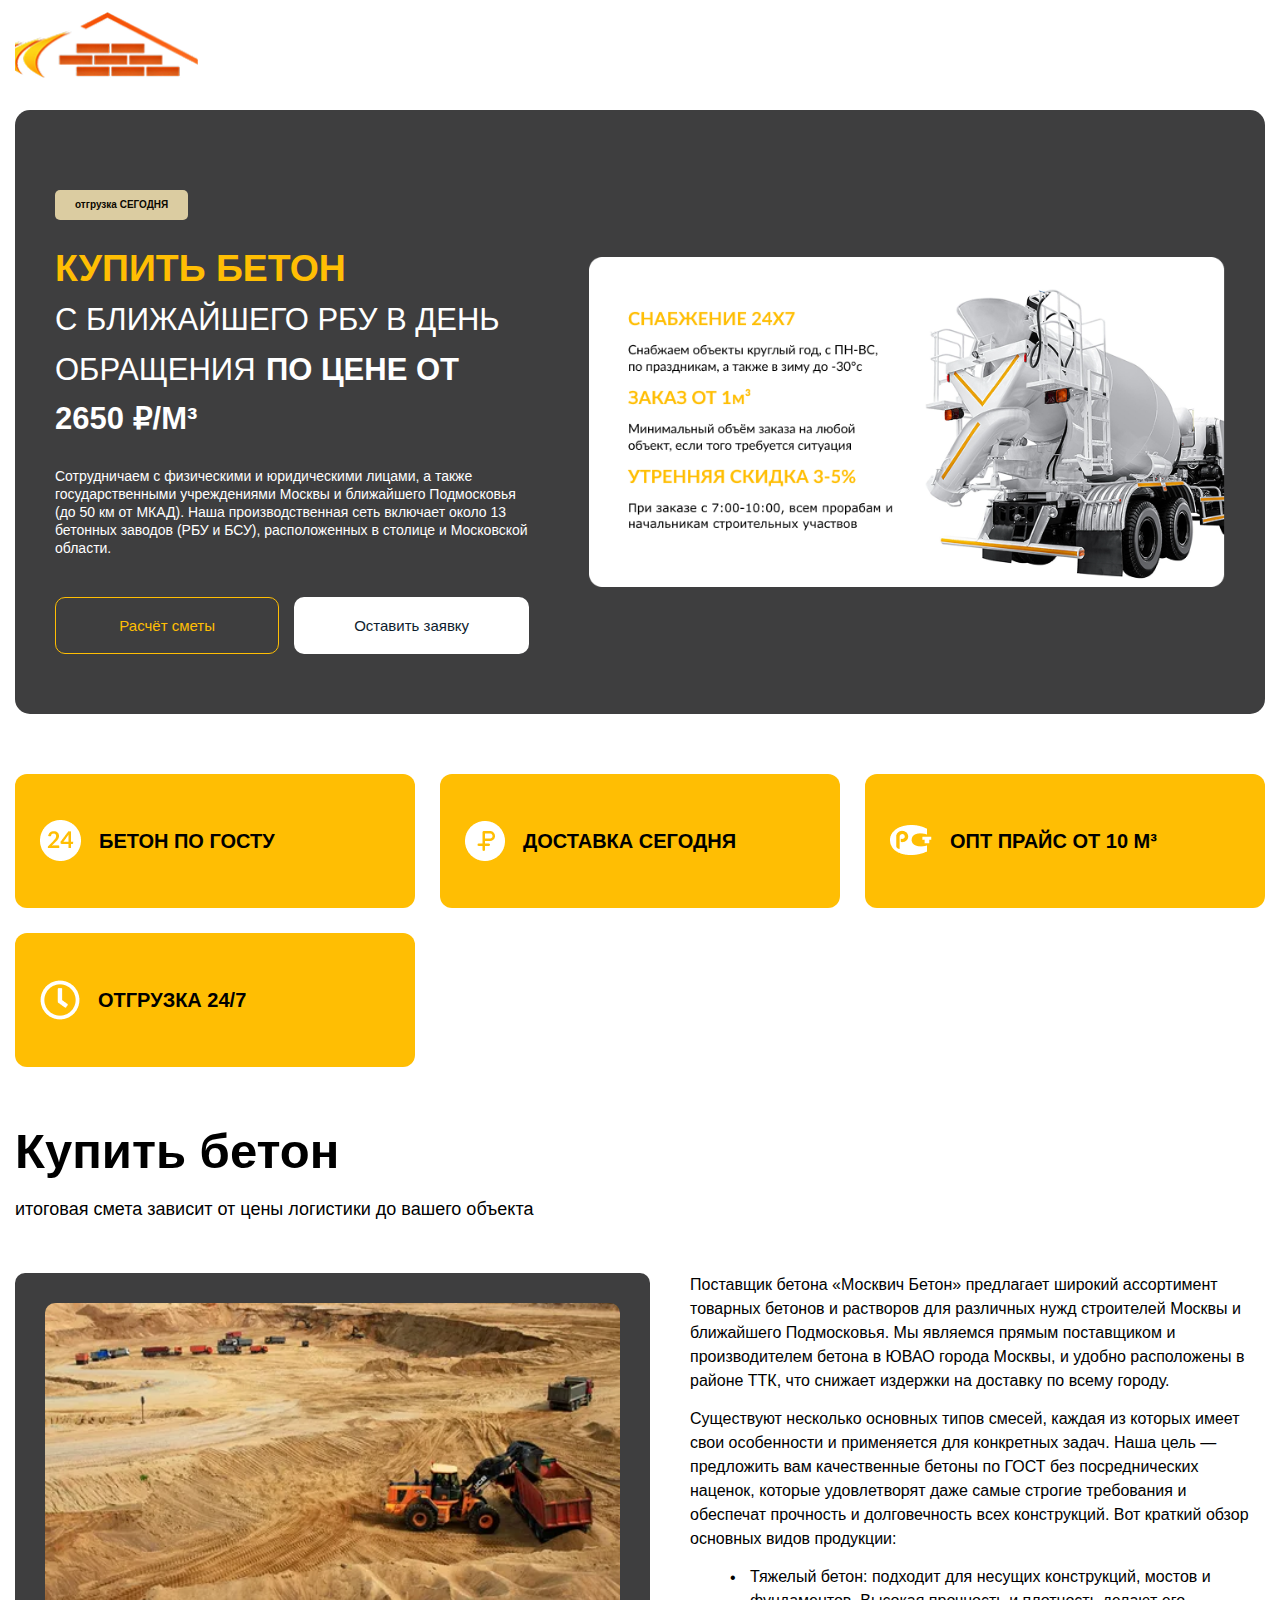
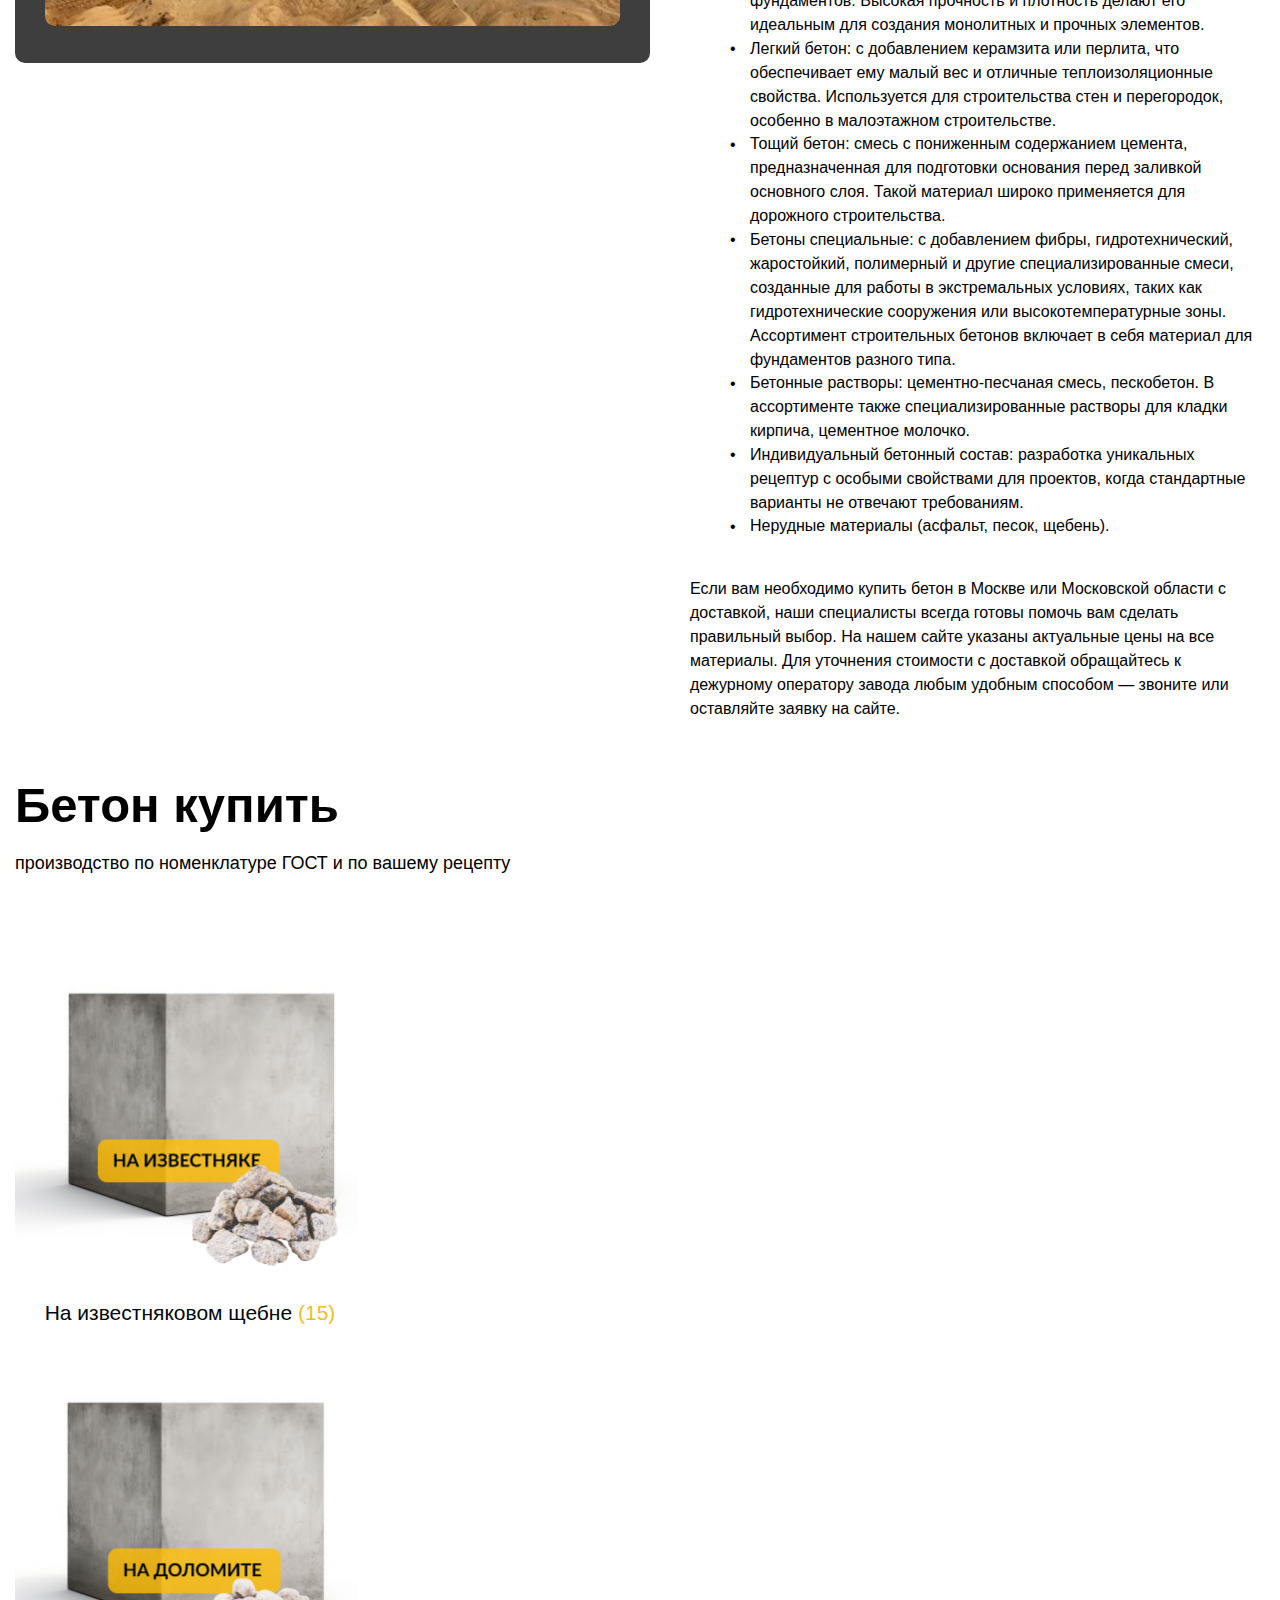
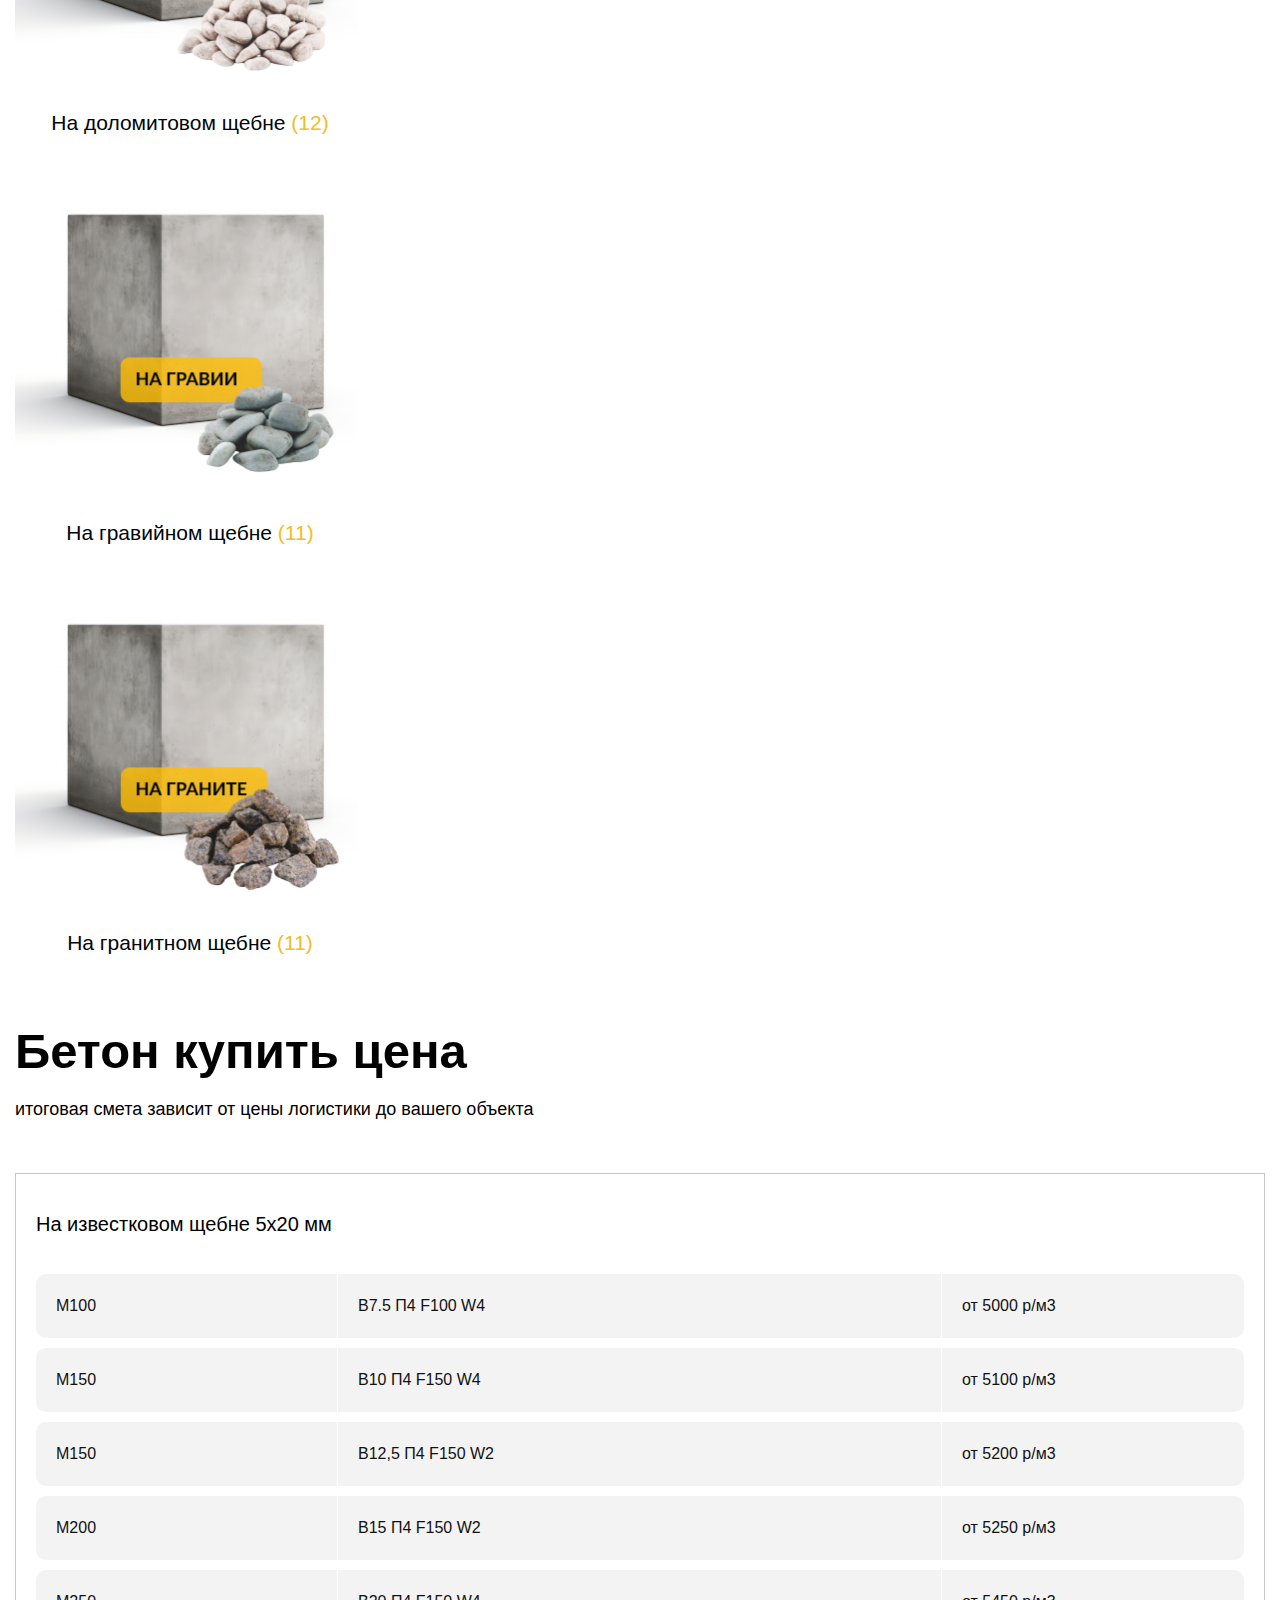
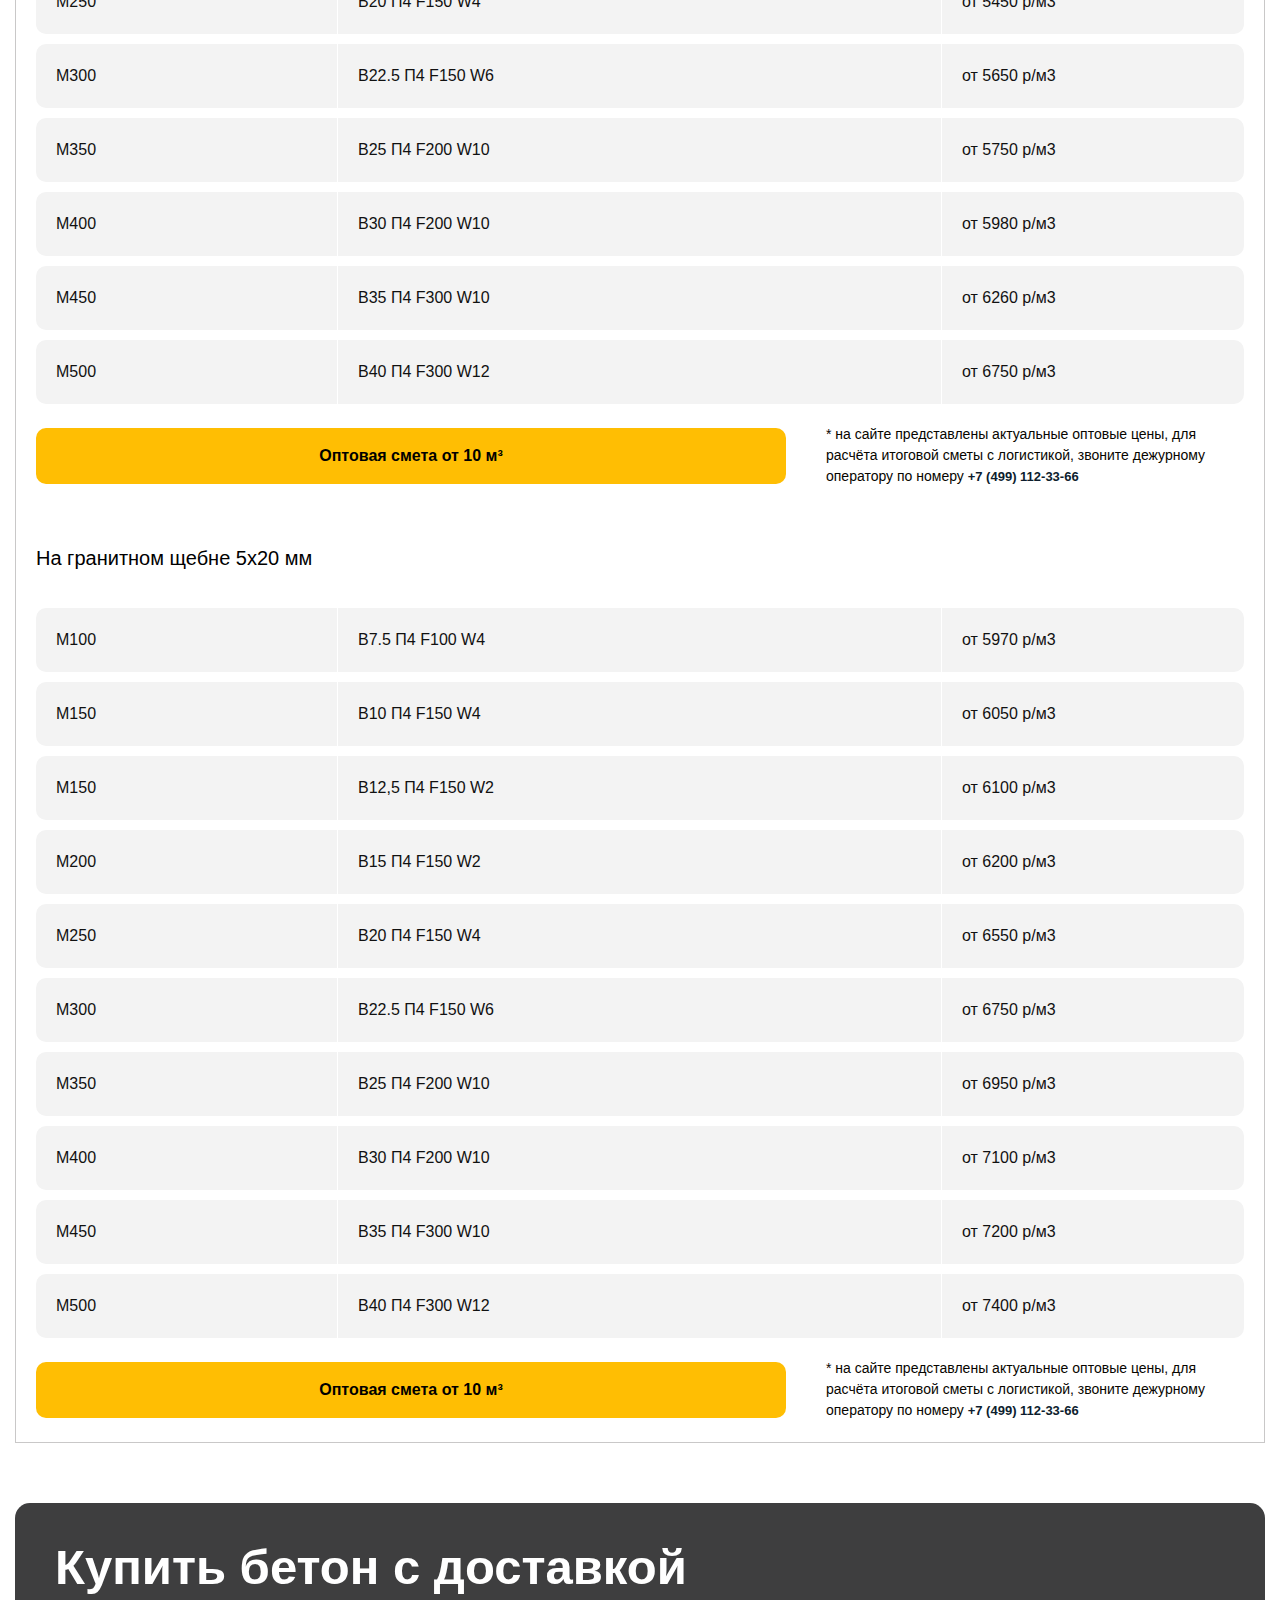
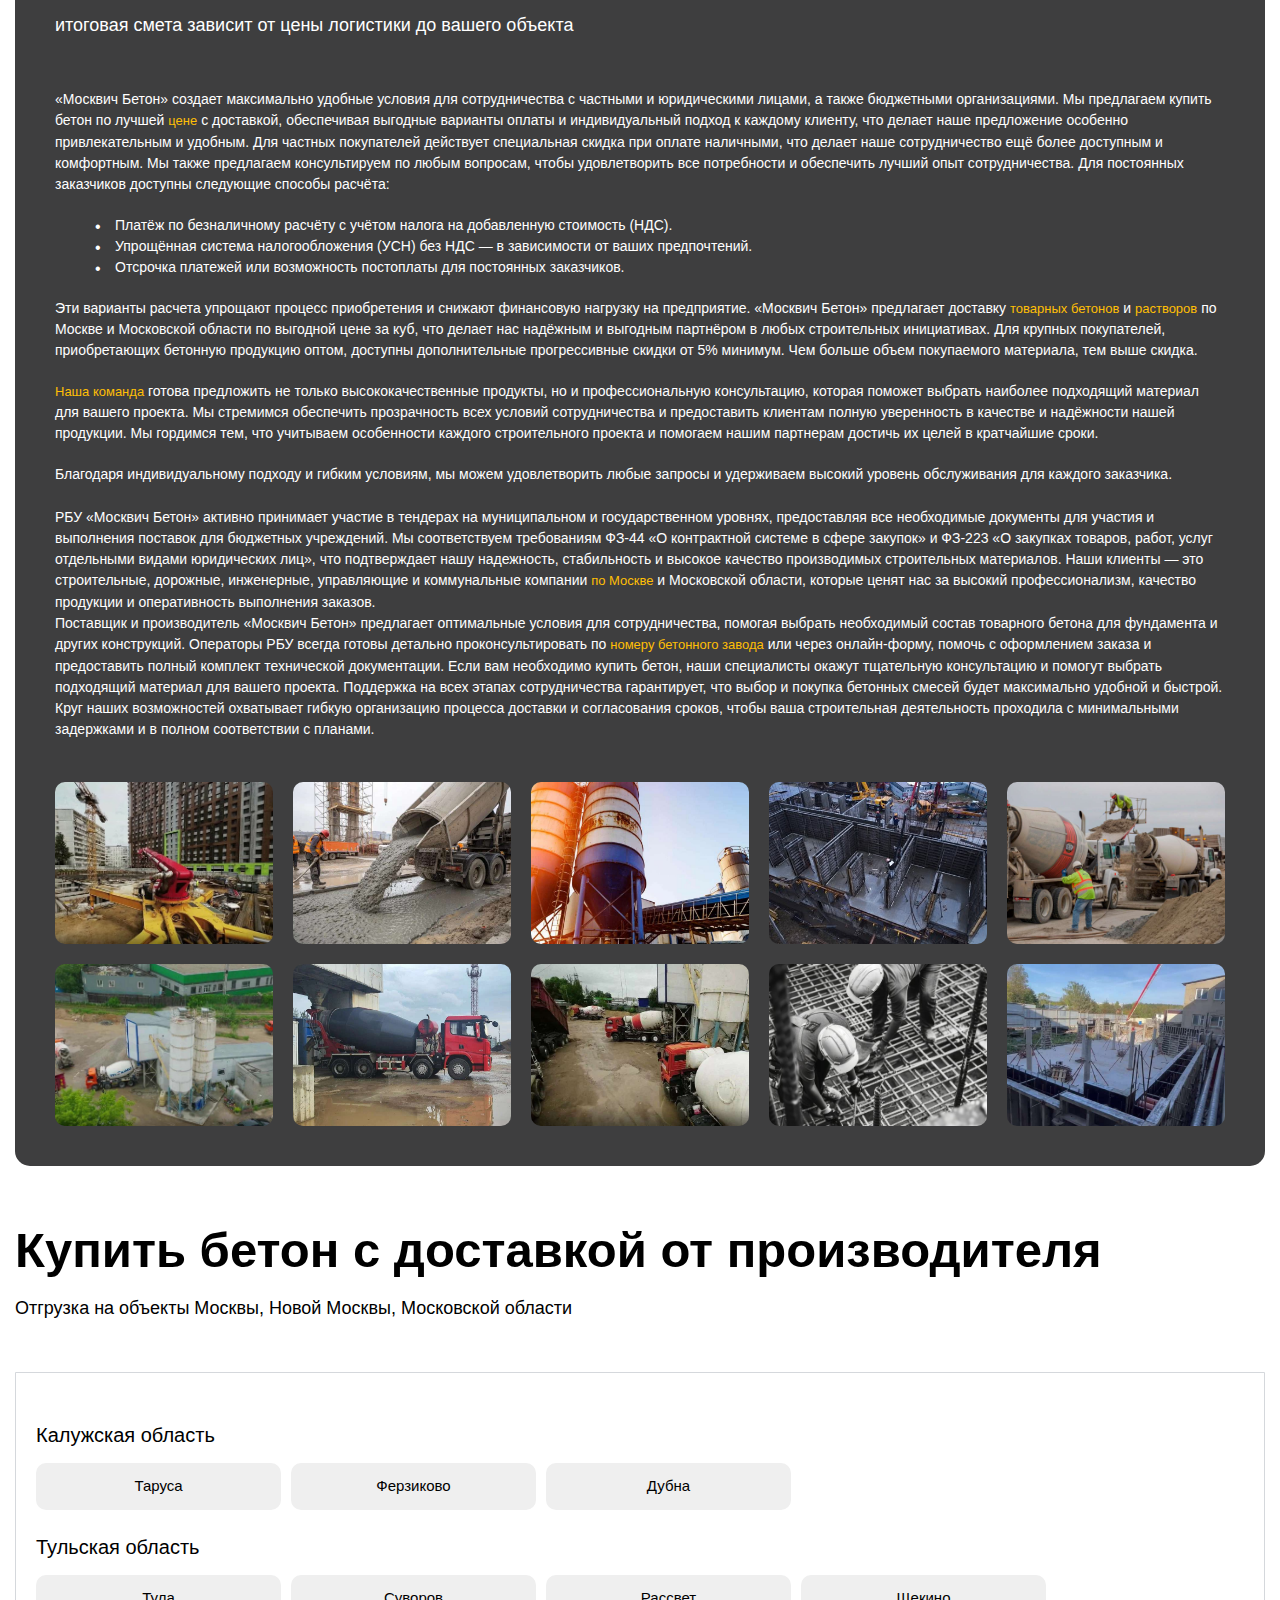
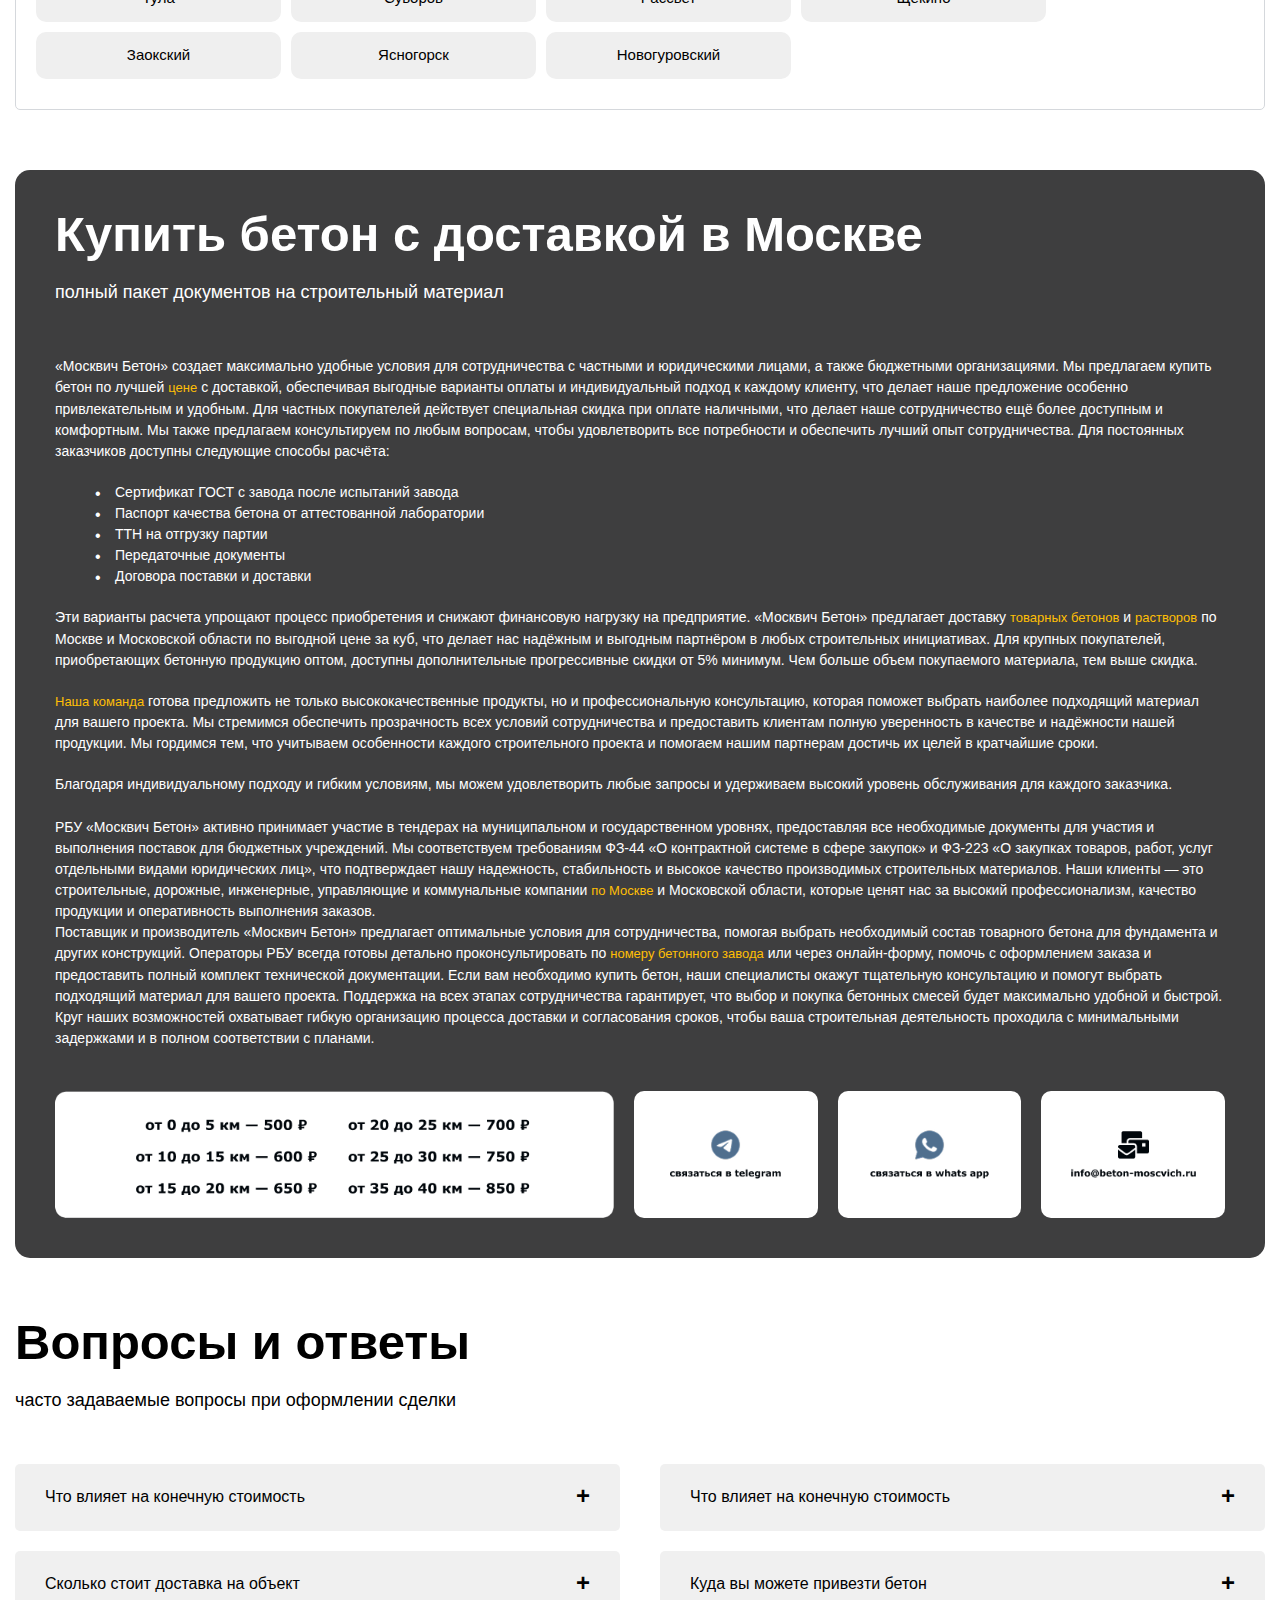
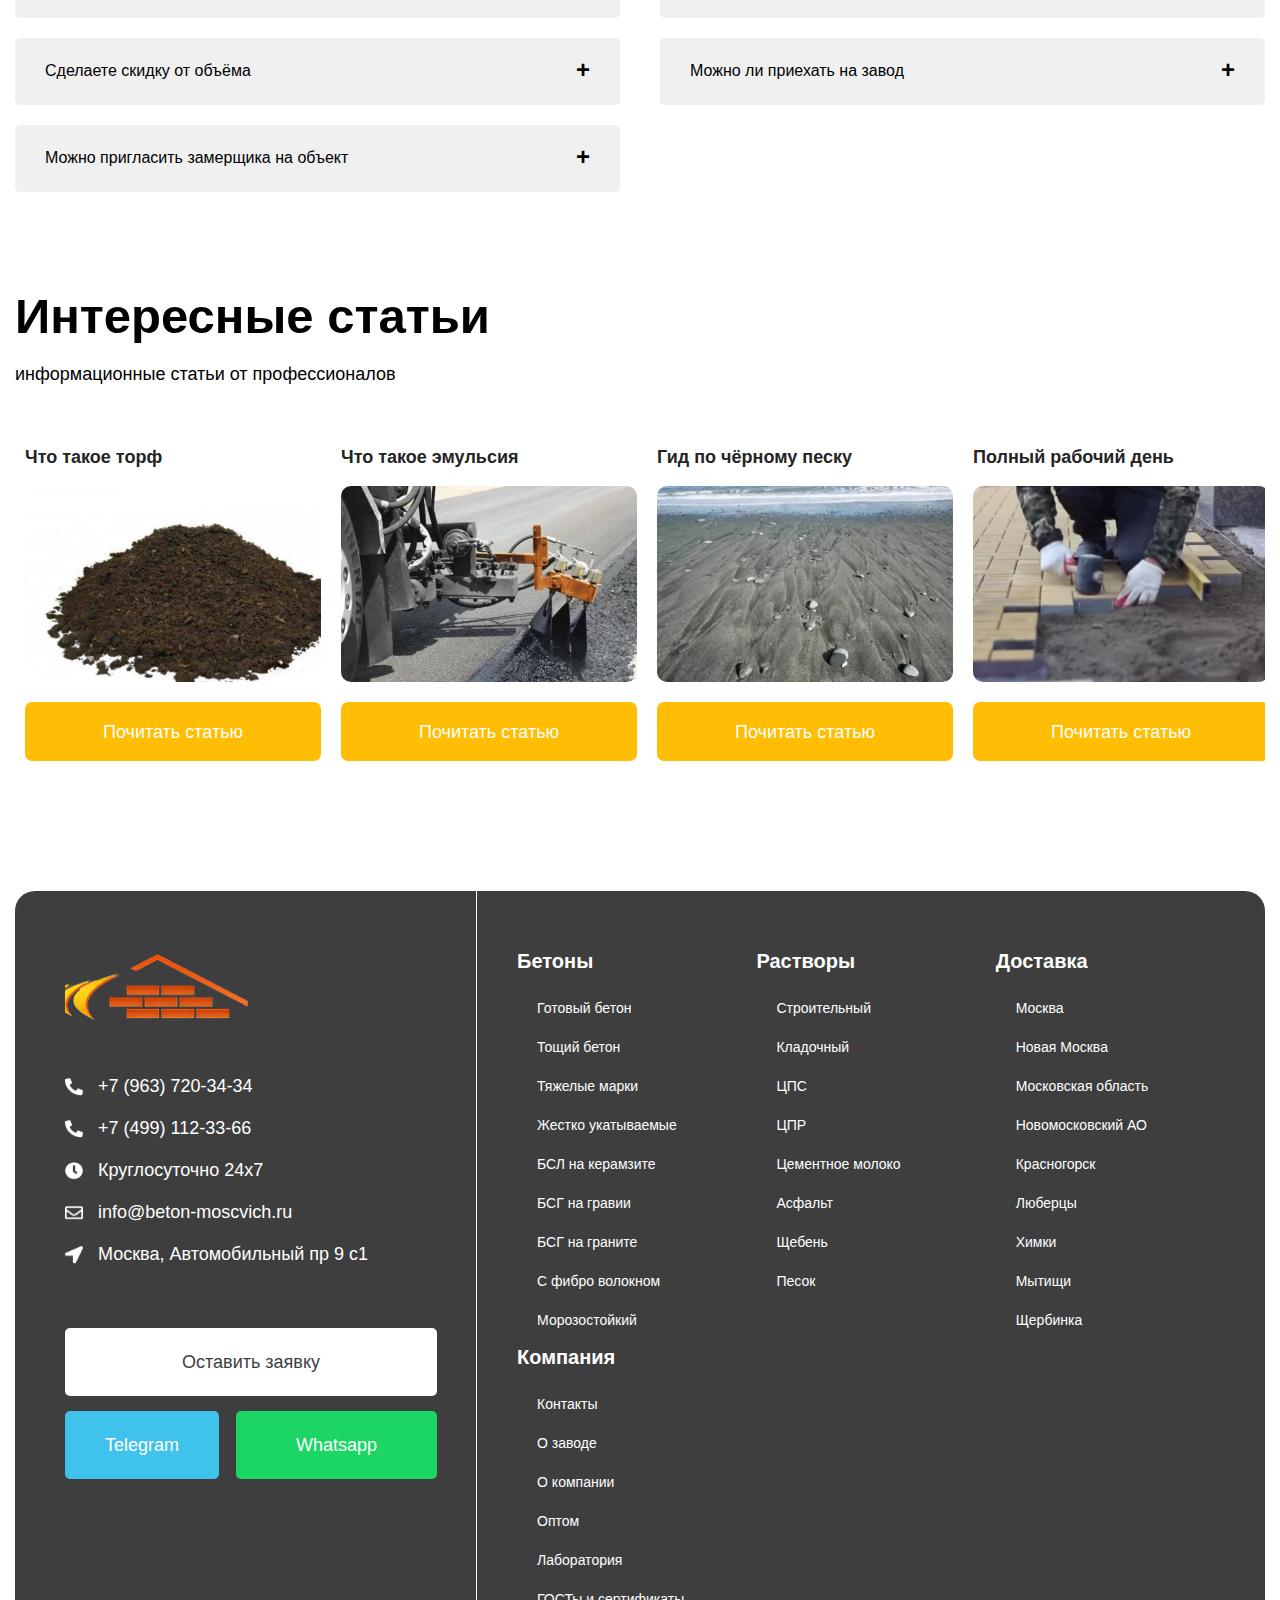
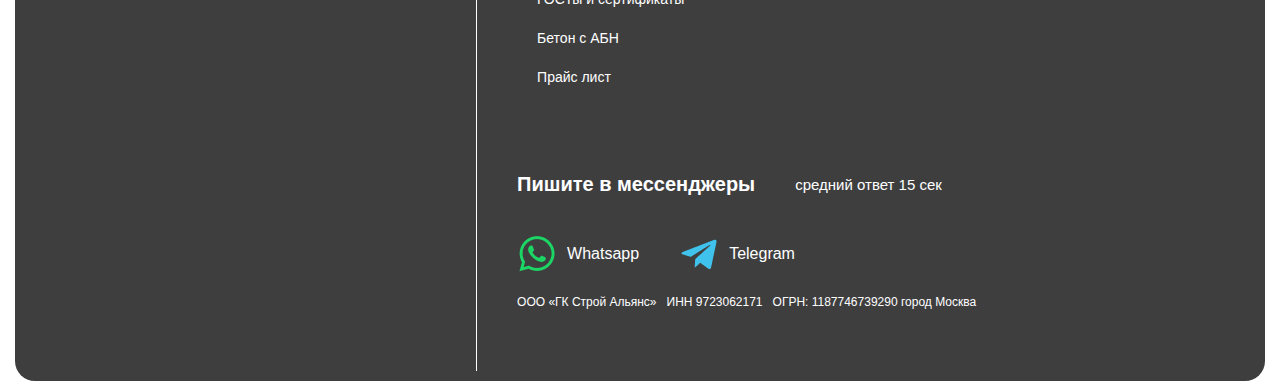
<file: index.html>
<!DOCTYPE html>
<html lang="en">

<head>
    <meta charset="UTF-8">
    <meta name="viewport" content="width=device-width, initial-scale=1.0">
    <title>Document</title>
    <link rel="stylesheet" href="styles.css">
</head>

<body>
    <header class="header">
        <div class="container">
            <div class="header__wrapper">
                <div class="block-logo">
                    <a href="/" class="logo">
                        <img src="images/logo.png" alt="Логотип Бетон Москвич" class="logo__image">
                    </a>
                </div>

                <nav class="header__nav" role="navigation">
                    <ul class="nav-list" role="menubar">
                        <li class="nav-list__item" role="none">
                            <a href="#" class="nav-list__link" role="menuitem" aria-haspopup="true"
                                aria-expanded="false">
                                <span class="nav-list__text">На известняковом</span>
                                <span class="nav-list__arrow" aria-hidden="true">
                                    <img src="images/arrow-down.svg" alt="" width="8" height="5">
                                </span>
                            </a>
                            <ul class="nav-dropdown" role="menu">
                                <li class="nav-dropdown__item" role="none">
                                    <a href="#" class="nav-dropdown__link" role="menuitem">М100</a>
                                </li>
                                <li class="nav-dropdown__item" role="none">
                                    <a href="#" class="nav-dropdown__link" role="menuitem">М150</a>
                                </li>
                                <li class="nav-dropdown__item" role="none">
                                    <a href="#" class="nav-dropdown__link" role="menuitem">М200</a>
                                </li>
                                <li class="nav-dropdown__item" role="none">
                                    <a href="#" class="nav-dropdown__link" role="menuitem">М250</a>
                                </li>
                                <li class="nav-dropdown__item" role="none">
                                    <a href="#" class="nav-dropdown__link" role="menuitem">М300</a>
                                </li>
                                <li class="nav-dropdown__item" role="none">
                                    <a href="#" class="nav-dropdown__link" role="menuitem">М350</a>
                                </li>
                                <li class="nav-dropdown__item" role="none">
                                    <a href="#" class="nav-dropdown__link" role="menuitem">М400</a>
                                </li>
                            </ul>
                        </li>
                        <li class="nav-list__item" role="none">
                            <a href="#" class="nav-list__link" role="menuitem" aria-haspopup="true"
                                aria-expanded="false">
                                <span class="nav-list__text">На доломитовом</span>
                                <span class="nav-list__arrow" aria-hidden="true">
                                    <img src="images/arrow-down.svg" alt="" width="8" height="5">
                                </span>
                            </a>
                            <ul class="nav-dropdown" role="menu">
                                <li class="nav-dropdown__item" role="none">
                                    <a href="#" class="nav-dropdown__link" role="menuitem">М100</a>
                                </li>
                                <li class="nav-dropdown__item" role="none">
                                    <a href="#" class="nav-dropdown__link" role="menuitem">М150</a>
                                </li>
                                <li class="nav-dropdown__item" role="none">
                                    <a href="#" class="nav-dropdown__link" role="menuitem">М200</a>
                                </li>
                                <li class="nav-dropdown__item" role="none">
                                    <a href="#" class="nav-dropdown__link" role="menuitem">М250</a>
                                </li>
                                <li class="nav-dropdown__item" role="none">
                                    <a href="#" class="nav-dropdown__link" role="menuitem">М300</a>
                                </li>
                                <li class="nav-dropdown__item" role="none">
                                    <a href="#" class="nav-dropdown__link" role="menuitem">М350</a>
                                </li>
                                <li class="nav-dropdown__item" role="none">
                                    <a href="#" class="nav-dropdown__link" role="menuitem">М400</a>
                                </li>
                            </ul>
                        </li>
                        <li class="nav-list__item" role="none">
                            <a href="#" class="nav-list__link" role="menuitem" aria-haspopup="true"
                                aria-expanded="false">
                                <span class="nav-list__text">На гравийном</span>
                                <span class="nav-list__arrow" aria-hidden="true">
                                    <img src="images/arrow-down.svg" alt="" width="8" height="5">
                                </span>
                            </a>
                            <ul class="nav-dropdown" role="menu">
                                <li class="nav-dropdown__item" role="none">
                                    <a href="#" class="nav-dropdown__link" role="menuitem">М100</a>
                                </li>
                                <li class="nav-dropdown__item" role="none">
                                    <a href="#" class="nav-dropdown__link" role="menuitem">М150</a>
                                </li>
                                <li class="nav-dropdown__item" role="none">
                                    <a href="#" class="nav-dropdown__link" role="menuitem">М200</a>
                                </li>
                                <li class="nav-dropdown__item" role="none">
                                    <a href="#" class="nav-dropdown__link" role="menuitem">М250</a>
                                </li>
                                <li class="nav-dropdown__item" role="none">
                                    <a href="#" class="nav-dropdown__link" role="menuitem">М300</a>
                                </li>
                                <li class="nav-dropdown__item" role="none">
                                    <a href="#" class="nav-dropdown__link" role="menuitem">М350</a>
                                </li>
                                <li class="nav-dropdown__item" role="none">
                                    <a href="#" class="nav-dropdown__link" role="menuitem">М400</a>
                                </li>
                            </ul>
                        </li>
                        <li class="nav-list__item" role="none">
                            <a href="#" class="nav-list__link" role="menuitem" aria-haspopup="true"
                                aria-expanded="false">
                                <span class="nav-list__text">На гранитном</span>
                                <span class="nav-list__arrow" aria-hidden="true">
                                    <img src="images/arrow-down.svg" alt="" width="8" height="5">
                                </span>
                            </a>
                            <ul class="nav-dropdown" role="menu">
                                <li class="nav-dropdown__item" role="none">
                                    <a href="#" class="nav-dropdown__link" role="menuitem">М100</a>
                                </li>
                                <li class="nav-dropdown__item" role="none">
                                    <a href="#" class="nav-dropdown__link" role="menuitem">М150</a>
                                </li>
                                <li class="nav-dropdown__item" role="none">
                                    <a href="#" class="nav-dropdown__link" role="menuitem">М200</a>
                                </li>
                                <li class="nav-dropdown__item" role="none">
                                    <a href="#" class="nav-dropdown__link" role="menuitem">М250</a>
                                </li>
                                <li class="nav-dropdown__item" role="none">
                                    <a href="#" class="nav-dropdown__link" role="menuitem">М300</a>
                                </li>
                                <li class="nav-dropdown__item" role="none">
                                    <a href="#" class="nav-dropdown__link" role="menuitem">М350</a>
                                </li>
                                <li class="nav-dropdown__item" role="none">
                                    <a href="#" class="nav-dropdown__link" role="menuitem">М400</a>
                                </li>
                            </ul>
                        </li>
                        <li class="nav-list__item" role="none">
                            <a href="#" class="nav-list__link" role="menuitem" aria-haspopup="true"
                                aria-expanded="false">
                                <span class="nav-list__text">Доставка</span>
                                <span class="nav-list__arrow" aria-hidden="true">
                                    <img src="images/arrow-down.svg" alt="" width="8" height="5">
                                </span>
                            </a>
                            <ul class="nav-dropdown" role="menu">
                                <li class="nav-dropdown__item" role="none">
                                    <a href="#" class="nav-dropdown__link" role="menuitem">Москва</a>
                                </li>
                                <li class="nav-dropdown__item" role="none">
                                    <a href="#" class="nav-dropdown__link" role="menuitem">Новая Москва</a>
                                </li>
                                <li class="nav-dropdown__item" role="none">
                                    <a href="#" class="nav-dropdown__link" role="menuitem">Московская область</a>
                                </li>
                                <li class="nav-dropdown__item" role="none">
                                    <a href="#" class="nav-dropdown__link" role="menuitem">Красногорск</a>
                                </li>
                                <li class="nav-dropdown__item" role="none">
                                    <a href="#" class="nav-dropdown__link" role="menuitem">Люберцы</a>
                                </li>
                                <li class="nav-dropdown__item" role="none">
                                    <a href="#" class="nav-dropdown__link" role="menuitem">Химки</a>
                                </li>
                                <li class="nav-dropdown__item" role="none">
                                    <a href="#" class="nav-dropdown__link" role="menuitem">Мытищи</a>
                                </li>
                            </ul>
                        </li>
                        <li class="nav-list__item nav-list__item--last" role="none">
                            <a href="#" class="nav-list__link" role="menuitem">
                                <span class="nav-list__text">О компании</span>
                            </a>
                        </li>
                    </ul>
                </nav>

                <div class="header__contacts">
                    <div class="contact-info">
                        <div class="contact-info__label">
                            <span class="contact-info__text">Контакты</span>
                        </div>
                        <div class="contact-info__email">
                            <a href="mailto:info@beton-moscvich.ru" class="email-link"
                                aria-label="Отправить письмо на info@beton-moscvich.ru">
                                <span class="email-link__text">info@beton-moscvich.ru</span>
                            </a>
                        </div>
                    </div>

                    <div class="phone-button">
                        <a href="tel:+74991123366" class="phone-button__link"
                            aria-label="Позвонить по номеру +7 (499) 112-33-66">
                            <span class="phone-button__icon" aria-hidden="true">
                                <img src="images/phone-icon.svg" alt="">
                            </span>
                            <span class="phone-button__text">+7 (499) 112-33-66</span>
                        </a>
                    </div>
                </div>
            </div>
        </div>
    </header>

    <main class="main">

        <section class="section section--first banner" aria-label="Баннер с предложением бетона">
            <div class="container">
                <div class="banner__wrapper">
                    <div class="banner__content">
                        <div class="banner__badge">
                            <p class="banner__badge-text">отгрузка <span>сегодня</span></p>
                        </div>
                        <h2 class="banner__title">
                            <span class="banner__title--yellow">Купить БЕТОН<br></span>
                            <span class="banner__title--standard">с ближайшего РБУ в день обращения</span>
                            <span class="banner__title--standard banner__title--bold">по цене от 2650 ₽/м³</span>
                        </h2>
                        <p class="banner__description">
                            Сотрудничаем с физическими и юридическими лицами, а также государственными учреждениями
                            Москвы и ближайшего Подмосковья (до 50 км от МКАД). Наша производственная сеть включает
                            около 13 бетонных заводов (РБУ и БСУ), расположенных в столице и Московской области.
                        </p>
                        <div class="banner__actions">
                            <button class="banner__button banner__button--secondary"
                                aria-label="Получить расчёт сметы на бетон">
                                <span class="banner__button-text">Расчёт сметы</span>
                            </button>
                            <button class="banner__button banner__button--primary"
                                aria-label="Оставить заявку на покупку бетона">
                                <span class="banner__button-text">Оставить заявку</span>
                            </button>
                        </div>
                    </div>
                    <div class="banner__image-container">
                        <img src="images/banner-img.png" alt="Бетонное производство Москвич Бетон"
                            class="banner__image">
                    </div>
                </div>
            </div>
        </section>

        <section class="services section" aria-label="Услуги компании">
            <div class="container">
                <div class="services__container">
                    <div class="service-card service-card--concrete">
                        <div class="service-card__icon">
                            <img src="images/icons/services-icon1.png" alt="">
                        </div>
                        <h2 class="service-card__title">Бетон по госту</h2>
                    </div>

                    <div class="service-card service-card--delivery">
                        <div class="service-card__icon">
                            <img src="images/icons/services-icon2.png" alt="">
                        </div>
                        <h2 class="service-card__title">доставка сегодня</h2>
                    </div>

                    <div class="service-card service-card--wholesale">
                        <div class="service-card__icon">
                            <img src="images/icons/services-icon3.png" alt="">
                        </div>
                        <h2 class="service-card__title">опт прайс от 10 м³</h2>
                    </div>

                    <div class="service-card service-card--shipping">
                        <div class="service-card__icon">
                            <img src="images/icons/services-icon4.png" alt="">
                        </div>
                        <h2 class="service-card__title">отгрузка 24/7</h2>
                    </div>
                </div>
            </div>
        </section>

        <section class="content-block section">
            <div class="container">
                <div class="title-block">
                    <h2 class="title-block__title">Купить бетон</h2>
                    <p class="title-block__subtitle">итоговая смета зависит от цены логистики до вашего объекта
                    </p>
                </div>
                <div class="content-block__wrapper">
                    <div class="content-block__image">
                        <img src="images/background-image.png" alt="Бетонное производство Москвич Бетон"
                            class="content-block__img">
                    </div>

                    <div class="content-block__content">
                        <div class="content-wrapper">
                            <div class="content-wrapper__text-block">
                                <p class="content-wrapper__paragraph">
                                    Поставщик бетона «Москвич Бетон» предлагает широкий ассортимент товарных бетонов
                                    и растворов для различных нужд строителей Москвы и ближайшего Подмосковья. Мы
                                    являемся прямым поставщиком и производителем бетона в ЮВАО города Москвы, и
                                    удобно расположены в районе ТТК, что снижает издержки на доставку по всему городу.
                                </p>
                            </div>

                            <div class="content-wrapper__text-block">
                                <p class="content-wrapper__paragraph">
                                    Существуют несколько основных типов смесей, каждая из которых имеет свои
                                    особенности и применяется для конкретных задач. Наша цель — предложить вам
                                    качественные бетоны по ГОСТ без посреднических наценок, которые удовлетворят даже
                                    самые строгие требования и обеспечат прочность и долговечность всех конструкций. Вот
                                    краткий обзор основных видов продукции:
                                </p>
                            </div>

                            <nav class="content-wrapper__nav" aria-label="Виды бетонной продукции">
                                <ul class="product-list">
                                    <li class="product-list__item">
                                        <p class="product-list__text">
                                            Тяжелый бетон: подходит для несущих конструкций, мостов и фундаментов.
                                            Высокая прочность и плотность делают его идеальным для создания монолитных и
                                            прочных элементов.
                                        </p>
                                    </li>
                                    <li class="product-list__item">
                                        <p class="product-list__text">
                                            Легкий бетон: с добавлением керамзита или перлита, что обеспечивает ему
                                            малый
                                            вес и отличные теплоизоляционные свойства. Используется для строительства
                                            стен
                                            и перегородок, особенно в малоэтажном строительстве.
                                        </p>
                                    </li>
                                    <li class="product-list__item">
                                        <p class="product-list__text">
                                            Тощий бетон: смесь с пониженным содержанием цемента, предназначенная для
                                            подготовки основания перед заливкой основного слоя. Такой материал широко
                                            применяется для дорожного строительства.
                                        </p>
                                    </li>
                                    <li class="product-list__item">
                                        <p class="product-list__text">
                                            Бетоны специальные: с добавлением фибры, гидротехнический, жаростойкий,
                                            полимерный и другие специализированные смеси, созданные для работы в
                                            экстремальных условиях, таких как гидротехнические сооружения или
                                            высокотемпературные зоны. Ассортимент строительных бетонов включает в себя
                                            материал для фундаментов разного типа.
                                        </p>
                                    </li>
                                    <li class="product-list__item">
                                        <p class="product-list__text">
                                            Бетонные растворы: цементно-песчаная смесь, пескобетон. В ассортименте также
                                            специализированные растворы для кладки кирпича, цементное молочко.
                                        </p>
                                    </li>
                                    <li class="product-list__item">
                                        <p class="product-list__text">
                                            Индивидуальный бетонный состав: разработка уникальных рецептур с особыми
                                            свойствами для проектов, когда стандартные варианты не отвечают требованиям.
                                        </p>
                                    </li>
                                    <li class="product-list__item">
                                        <p class="product-list__text">
                                            Нерудные материалы (асфальт, песок, щебень).
                                        </p>
                                    </li>
                                </ul>
                            </nav>

                            <div class="content-wrapper__text-block content-wrapper__text-block--last">
                                <p class="content-wrapper__paragraph">
                                    Если вам необходимо купить бетон в Москве или Московской области с доставкой, наши
                                    специалисты всегда готовы помочь вам сделать правильный выбор. На нашем сайте
                                    указаны актуальные цены на все материалы. Для уточнения стоимости с доставкой
                                    обращайтесь к дежурному оператору завода любым удобным способом — звоните или
                                    оставляйте заявку на сайте. 
                                </p>
                            </div>
                        </div>
                    </div>
                </div>
            </div>
        </section>

        <section class="concrete-catalog section" aria-label="Каталог бетонных смесей">
            <div class="container">
                <div class="title-block">
                    <h2 class="title-block__title">Бетон купить</h2>
                    <p class="title-block__subtitle">производство по номенклатуре ГОСТ и по вашему рецепту</p>
                </div>

                <div class="concrete-catalog__grid">
                    <div class="concrete-card" role="article" aria-labelledby="concrete-limestone-title">
                        <div class="concrete-card__image-container">
                            <img src="images/beton-img1.png" alt="Бетон на известняковом щебне"
                                class="concrete-card__product-img">
                        </div>
                        <div class="concrete-card__content">
                            <p class="concrete-card__description">На известняковом щебне <span>(15)</span></p>
                        </div>
                    </div>

                    <div class="concrete-card" role="article" aria-labelledby="concrete-dolomite-title">
                        <div class="concrete-card__image-container">
                            <img src="images/beton-img2.png" alt="Бетон на доломитовом щебне"
                                class="concrete-card__product-img">
                        </div>
                        <div class="concrete-card__content">
                            <p class="concrete-card__description">На доломитовом щебне <span>(12)</span></p>
                        </div>
                    </div>

                    <div class="concrete-card" role="article" aria-labelledby="concrete-gravel-title">
                        <div class="concrete-card__image-container">
                            <img src="images/beton-img3.png" alt="Бетон на гравийном щебне"
                                class="concrete-card__product-img">
                        </div>
                        <div class="concrete-card__content">
                            <p class="concrete-card__description">На гравийном щебне <span>(11)</span></p>
                        </div>
                    </div>

                    <div class="concrete-card" role="article" aria-labelledby="concrete-granite-title">
                        <div class="concrete-card__image-container">
                            <img src="images/beton-img4.png" alt="Бетон на гранитном щебне"
                                class="concrete-card__product-img">
                        </div>
                        <div class="concrete-card__content">
                            <p class="concrete-card__description">На гранитном щебне <span>(11)</span></p>
                        </div>
                    </div>
                </div>
            </div>
        </section>

        <section class="pricing-section section">
            <div class="container">
                <div class="title-block">
                    <h2 class="title-block__title">Бетон купить цена</h2>
                    <p class="title-block__subtitle">итоговая смета зависит от цены логистики до вашего объекта
                    </p>
                </div>
                <div class="pricing-tabs">
                    <div class="pricing-tabs__wrapper" role="tabpanel" aria-labelledby="limestone-tab">
                        <div class="pricing-table">
                            <table class="price-table">
                                <caption class="price-table__caption">На известковом щебне 5х20 мм</caption>
                                <thead class="price-table__head">
                                    <tr class="price-table__row">
                                        <th class="price-table__cell price-table__cell--grade" scope="col">Марка</th>
                                        <th class="price-table__cell price-table__cell--specification" scope="col">
                                            Характеристики</th>
                                        <th class="price-table__cell price-table__cell--price" scope="col">Цена</th>
                                    </tr>
                                </thead>
                                <tbody class="price-table__body">
                                    <tr class="price-table__row">
                                        <td class="price-table__cell price-table__cell--grade">
                                            <span class="price-table__text">М100</span>
                                        </td>
                                        <td class="price-table__cell price-table__cell--specification">
                                            <span class="price-table__text">B7.5 П4 F100 W4</span>
                                        </td>
                                        <td class="price-table__cell price-table__cell--price">
                                            <span class="price-table__text">от 5000 р/м3</span>
                                        </td>
                                    </tr>
                                    <tr class="price-table__row">
                                        <td class="price-table__cell price-table__cell--grade">
                                            <span class="price-table__text">М150</span>
                                        </td>
                                        <td class="price-table__cell price-table__cell--specification">
                                            <span class="price-table__text">B10 П4 F150 W4</span>
                                        </td>
                                        <td class="price-table__cell price-table__cell--price">
                                            <span class="price-table__text">от 5100 р/м3</span>
                                        </td>
                                    </tr>
                                    <tr class="price-table__row">
                                        <td class="price-table__cell price-table__cell--grade">
                                            <span class="price-table__text">М150</span>
                                        </td>
                                        <td class="price-table__cell price-table__cell--specification">
                                            <span class="price-table__text">B12,5 П4 F150 W2</span>
                                        </td>
                                        <td class="price-table__cell price-table__cell--price">
                                            <span class="price-table__text">от 5200 р/м3</span>
                                        </td>
                                    </tr>
                                    <tr class="price-table__row">
                                        <td class="price-table__cell price-table__cell--grade">
                                            <span class="price-table__text">М200</span>
                                        </td>
                                        <td class="price-table__cell price-table__cell--specification">
                                            <span class="price-table__text">B15 П4 F150 W2</span>
                                        </td>
                                        <td class="price-table__cell price-table__cell--price">
                                            <span class="price-table__text">от 5250 р/м3</span>
                                        </td>
                                    </tr>
                                    <tr class="price-table__row">
                                        <td class="price-table__cell price-table__cell--grade">
                                            <span class="price-table__text">М250</span>
                                        </td>
                                        <td class="price-table__cell price-table__cell--specification">
                                            <span class="price-table__text">B20 П4 F150 W4</span>
                                        </td>
                                        <td class="price-table__cell price-table__cell--price">
                                            <span class="price-table__text">от 5450 р/м3</span>
                                        </td>
                                    </tr>
                                    <tr class="price-table__row">
                                        <td class="price-table__cell price-table__cell--grade">
                                            <span class="price-table__text">М300</span>
                                        </td>
                                        <td class="price-table__cell price-table__cell--specification">
                                            <span class="price-table__text">B22.5 П4 F150 W6</span>
                                        </td>
                                        <td class="price-table__cell price-table__cell--price">
                                            <span class="price-table__text">от 5650 р/м3</span>
                                        </td>
                                    </tr>
                                    <tr class="price-table__row">
                                        <td class="price-table__cell price-table__cell--grade">
                                            <span class="price-table__text">М350</span>
                                        </td>
                                        <td class="price-table__cell price-table__cell--specification">
                                            <span class="price-table__text">B25 П4 F200 W10</span>
                                        </td>
                                        <td class="price-table__cell price-table__cell--price">
                                            <span class="price-table__text">от 5750 р/м3</span>
                                        </td>
                                    </tr>
                                    <tr class="price-table__row">
                                        <td class="price-table__cell price-table__cell--grade">
                                            <span class="price-table__text">М400</span>
                                        </td>
                                        <td class="price-table__cell price-table__cell--specification">
                                            <span class="price-table__text">B30 П4 F200 W10</span>
                                        </td>
                                        <td class="price-table__cell price-table__cell--price">
                                            <span class="price-table__text">от 5980 р/м3</span>
                                        </td>
                                    </tr>
                                    <tr class="price-table__row">
                                        <td class="price-table__cell price-table__cell--grade">
                                            <span class="price-table__text">М450</span>
                                        </td>
                                        <td class="price-table__cell price-table__cell--specification">
                                            <span class="price-table__text">B35 П4 F300 W10</span>
                                        </td>
                                        <td class="price-table__cell price-table__cell--price">
                                            <span class="price-table__text">от 6260 р/м3</span>
                                        </td>
                                    </tr>
                                    <tr class="price-table__row">
                                        <td class="price-table__cell price-table__cell--grade">
                                            <span class="price-table__text">М500</span>
                                        </td>
                                        <td class="price-table__cell price-table__cell--specification">
                                            <span class="price-table__text">B40 П4 F300 W12</span>
                                        </td>
                                        <td class="price-table__cell price-table__cell--price">
                                            <span class="price-table__text">от 6750 р/м3</span>
                                        </td>
                                    </tr>
                                </tbody>
                            </table>

                            <div class="pricing-table__footer">
                                <div class="pricing-table__actions">
                                    <button class="button button--primary" aria-label="Получить оптовую смету от 10 м³">
                                        Оптовая смета от 10 м³
                                    </button>
                                    <div class="pricing-table__disclaimer">
                                        <p class="pricing-table__disclaimer-text">
                                            * на сайте представлены актуальные оптовые цены, для расчёта
                                            итоговой сметы с логистикой, звоните дежурному оператору по номеру
                                            <a href="tel:+74991123366" class="pricing-table__phone"
                                                aria-label="Позвонить по номеру +7 (499) 112-33-66">+7 (499)
                                                112-33-66</a>
                                        </p>
                                    </div>
                                </div>
                            </div>
                        </div>

                        <div class="pricing-table">
                            <table class="price-table">
                                <caption class="price-table__caption">На гранитном щебне 5х20 мм</caption>
                                <thead class="price-table__head">
                                    <tr class="price-table__row">
                                        <th class="price-table__cell price-table__cell--grade" scope="col">Марка</th>
                                        <th class="price-table__cell price-table__cell--specification" scope="col">
                                            Характеристики</th>
                                        <th class="price-table__cell price-table__cell--price" scope="col">Цена</th>
                                    </tr>
                                </thead>
                                <tbody class="price-table__body">
                                    <tr class="price-table__row">
                                        <td class="price-table__cell price-table__cell--grade">
                                            <span class="price-table__text">М100</span>
                                        </td>
                                        <td class="price-table__cell price-table__cell--specification">
                                            <span class="price-table__text">B7.5 П4 F100 W4</span>
                                        </td>
                                        <td class="price-table__cell price-table__cell--price">
                                            <span class="price-table__text">от 5970 р/м3</span>
                                        </td>
                                    </tr>
                                    <tr class="price-table__row">
                                        <td class="price-table__cell price-table__cell--grade">
                                            <span class="price-table__text">М150</span>
                                        </td>
                                        <td class="price-table__cell price-table__cell--specification">
                                            <span class="price-table__text">B10 П4 F150 W4</span>
                                        </td>
                                        <td class="price-table__cell price-table__cell--price">
                                            <span class="price-table__text">от 6050 р/м3</span>
                                        </td>
                                    </tr>
                                    <tr class="price-table__row">
                                        <td class="price-table__cell price-table__cell--grade">
                                            <span class="price-table__text">М150</span>
                                        </td>
                                        <td class="price-table__cell price-table__cell--specification">
                                            <span class="price-table__text">B12,5 П4 F150 W2</span>
                                        </td>
                                        <td class="price-table__cell price-table__cell--price">
                                            <span class="price-table__text">от 6100 р/м3</span>
                                        </td>
                                    </tr>
                                    <tr class="price-table__row">
                                        <td class="price-table__cell price-table__cell--grade">
                                            <span class="price-table__text">М200</span>
                                        </td>
                                        <td class="price-table__cell price-table__cell--specification">
                                            <span class="price-table__text">B15 П4 F150 W2</span>
                                        </td>
                                        <td class="price-table__cell price-table__cell--price">
                                            <span class="price-table__text">от 6200 р/м3</span>
                                        </td>
                                    </tr>
                                    <tr class="price-table__row">
                                        <td class="price-table__cell price-table__cell--grade">
                                            <span class="price-table__text">М250</span>
                                        </td>
                                        <td class="price-table__cell price-table__cell--specification">
                                            <span class="price-table__text">B20 П4 F150 W4</span>
                                        </td>
                                        <td class="price-table__cell price-table__cell--price">
                                            <span class="price-table__text">от 6550 р/м3</span>
                                        </td>
                                    </tr>
                                    <tr class="price-table__row">
                                        <td class="price-table__cell price-table__cell--grade">
                                            <span class="price-table__text">М300</span>
                                        </td>
                                        <td class="price-table__cell price-table__cell--specification">
                                            <span class="price-table__text">B22.5 П4 F150 W6</span>
                                        </td>
                                        <td class="price-table__cell price-table__cell--price">
                                            <span class="price-table__text">от 6750 р/м3</span>
                                        </td>
                                    </tr>
                                    <tr class="price-table__row">
                                        <td class="price-table__cell price-table__cell--grade">
                                            <span class="price-table__text">М350</span>
                                        </td>
                                        <td class="price-table__cell price-table__cell--specification">
                                            <span class="price-table__text">B25 П4 F200 W10</span>
                                        </td>
                                        <td class="price-table__cell price-table__cell--price">
                                            <span class="price-table__text">от 6950 р/м3</span>
                                        </td>
                                    </tr>
                                    <tr class="price-table__row">
                                        <td class="price-table__cell price-table__cell--grade">
                                            <span class="price-table__text">М400</span>
                                        </td>
                                        <td class="price-table__cell price-table__cell--specification">
                                            <span class="price-table__text">B30 П4 F200 W10</span>
                                        </td>
                                        <td class="price-table__cell price-table__cell--price">
                                            <span class="price-table__text">от 7100 р/м3</span>
                                        </td>
                                    </tr>
                                    <tr class="price-table__row">
                                        <td class="price-table__cell price-table__cell--grade">
                                            <span class="price-table__text">М450</span>
                                        </td>
                                        <td class="price-table__cell price-table__cell--specification">
                                            <span class="price-table__text">B35 П4 F300 W10</span>
                                        </td>
                                        <td class="price-table__cell price-table__cell--price">
                                            <span class="price-table__text">от 7200 р/м3</span>
                                        </td>
                                    </tr>
                                    <tr class="price-table__row">
                                        <td class="price-table__cell price-table__cell--grade">
                                            <span class="price-table__text">М500</span>
                                        </td>
                                        <td class="price-table__cell price-table__cell--specification">
                                            <span class="price-table__text">B40 П4 F300 W12</span>
                                        </td>
                                        <td class="price-table__cell price-table__cell--price">
                                            <span class="price-table__text">от 7400 р/м3</span>
                                        </td>
                                    </tr>
                                </tbody>
                            </table>

                            <div class="pricing-table__footer">
                                <div class="pricing-table__actions">
                                    <button class="button button--primary" aria-label="Получить оптовую смету от 10 м³">
                                        Оптовая смета от 10 м³
                                    </button>
                                    <div class="pricing-table__disclaimer">
                                        <p class="pricing-table__disclaimer-text">
                                            * на сайте представлены актуальные оптовые цены, для расчёта
                                            итоговой сметы с логистикой, звоните дежурному оператору по
                                            номеру
                                            <a href="tel:+74991123366" class="pricing-table__phone"
                                                aria-label="Позвонить по номеру +7 (499) 112-33-66">+7 (499)
                                                112-33-66</a>
                                        </p>
                                    </div>
                                </div>
                            </div>
                        </div>
                    </div>
        </section>

        <section class="info-section section">
            <div class="container">
                <div class="info-section__wrapper">
                    <div class="info-section__content">
                        <div class="title-block title-block--white">
                            <h2 class="title-block__title">Купить бетон с доставкой</h2>
                            <p class="title-block__subtitle">итоговая смета зависит от цены логистики до вашего объекта
                            </p>
                        </div>

                        <div class="info-section__text">
                            <div class="info-section__text-content">
                                <p class="info-section__paragraph">
                                    «Москвич Бетон» создает максимально удобные условия для сотрудничества с
                                    частными и
                                    юридическими лицами, а также бюджетными организациями. Мы предлагаем купить
                                    бетон по
                                    лучшей
                                    <span class="info-section__highlight">цене</span>
                                    с доставкой, обеспечивая выгодные варианты оплаты и индивидуальный подход к
                                    каждому
                                    клиенту, что делает наше предложение особенно привлекательным и удобным. Для
                                    частных
                                    покупателей действует специальная скидка при оплате наличными, что делает наше
                                    сотрудничество ещё более доступным и комфортным. Мы также предлагаем
                                    консультируем
                                    по любым вопросам, чтобы удовлетворить все потребности и обеспечить лучший опыт
                                    сотрудничества. Для постоянных заказчиков доступны следующие способы расчёта:
                                </p>

                                <ul class="info-section__payment-list" role="list" aria-label="Способы оплаты">
                                    <li class="info-section__payment-item">
                                        <span class="info-section__payment-text">Платёж по безналичному расчёту с учётом
                                            налога на
                                            добавленную стоимость (НДС).</span>
                                    </li>
                                    <li class="info-section__payment-item">
                                        <span class="info-section__payment-text">Упрощённая система налогообложения
                                            (УСН) без НДС
                                            — в
                                            зависимости от ваших предпочтений.</span>
                                    </li>
                                    <li class="info-section__payment-item">
                                        <span class="info-section__payment-text">Отсрочка платежей или возможность
                                            постоплаты для
                                            постоянных заказчиков.</span>
                                    </li>
                                </ul>

                                <div class="info-section__delivery">
                                    <p class="info-section__delivery-text">
                                        Эти варианты расчета упрощают процесс приобретения и снижают финансовую
                                        нагрузку
                                        на предприятие. «Москвич Бетон» предлагает доставку
                                        <span class="info-section__highlight">товарных бетонов</span>
                                        и
                                        <span class="info-section__highlight">растворов</span>
                                        по Москве и Московской области по выгодной цене за куб, что делает нас
                                        надёжным
                                        и выгодным партнёром в любых строительных инициативах. Для крупных
                                        покупателей,
                                        приобретающих бетонную продукцию оптом, доступны дополнительные
                                        прогрессивные
                                        скидки от 5% минимум. Чем больше объем покупаемого материала, тем выше
                                        скидка.
                                    </p>

                                    <div class="info-section__team">
                                        <span class="info-section__highlight">Наша команда</span>
                                        готова предложить не только высококачественные продукты, но и
                                        профессиональную
                                        консультацию, которая поможет выбрать наиболее подходящий материал для
                                        вашего
                                        проекта. Мы стремимся обеспечить прозрачность всех условий сотрудничества и
                                        предоставить клиентам полную уверенность в качестве и надёжности нашей
                                        продукции. Мы гордимся тем, что учитываем особенности каждого строительного
                                        проекта и помогаем нашим партнерам достичь их целей в кратчайшие сроки.
                                    </div>

                                    <div class="info-section__service">
                                        Благодаря индивидуальному подходу и гибким условиям, мы можем удовлетворить
                                        любые запросы и удерживаем высокий уровень обслуживания для каждого
                                        заказчика.
                                    </div>
                                </div>

                                <div class="info-section__company">
                                    <p class="info-section__company-text">
                                        РБУ «Москвич Бетон» активно принимает участие в тендерах на муниципальном и
                                        государственном уровнях, предоставляя все необходимые документы для участия
                                        и
                                        выполнения поставок для бюджетных учреждений. Мы соответствуем требованиям
                                        ФЗ-44
                                        «О контрактной системе в сфере закупок» и ФЗ-223 «О закупках товаров, работ,
                                        услуг отдельными видами юридических лиц», что подтверждает нашу надежность,
                                        стабильность и высокое качество производимых строительных материалов. Наши
                                        клиенты — это строительные, дорожные, инженерные, управляющие и коммунальные
                                        компании
                                        <span class="info-section__highlight">по Москве</span>
                                        и Московской области, которые ценят нас за высокий профессионализм, качество
                                        продукции и оперативность выполнения заказов.
                                    </p>

                                    <div class="info-section__supplier">
                                        Поставщик и производитель «Москвич Бетон» предлагает оптимальные условия для
                                        сотрудничества, помогая выбрать необходимый состав товарного бетона для
                                        фундамента и других конструкций. Операторы РБУ всегда готовы детально
                                        проконсультировать по
                                        <span class="info-section__highlight">номеру бетонного завода</span>
                                        или через онлайн-форму, помочь с оформлением заказа и предоставить полный
                                        комплект технической документации. Если вам необходимо купить бетон, наши
                                        специалисты окажут тщательную консультацию и помогут выбрать подходящий
                                        материал
                                        для вашего проекта. Поддержка на всех этапах сотрудничества гарантирует, что
                                        выбор и покупка бетонных смесей будет максимально удобной и быстрой. Круг
                                        наших
                                        возможностей охватывает гибкую организацию процесса доставки и согласования
                                        сроков, чтобы ваша строительная деятельность проходила с минимальными
                                        задержками
                                        и в полном соответствии с планами.
                                    </div>
                                </div>
                            </div>
                        </div>
                    </div>

                    <div class="info-section__gallery">
                        <div class="info-section__gallery-wrapper">
                            <div class="info-section__gallery-item" role="img"
                                aria-label="Изображение бетонных работ 1">
                                <img src="images/image-1.png" alt="Бетонные работы" class="info-section__gallery-image">
                            </div>
                            <div class="info-section__gallery-item" role="img"
                                aria-label="Изображение бетонных работ 2">
                                <img src="images/image-2.png" alt="Бетонные работы" class="info-section__gallery-image">
                            </div>
                            <div class="info-section__gallery-item" role="img"
                                aria-label="Изображение бетонных работ 3">
                                <img src="images/image-3.png" alt="Бетонные работы" class="info-section__gallery-image">
                            </div>
                            <div class="info-section__gallery-item" role="img"
                                aria-label="Изображение бетонных работ 4">
                                <img src="images/image-4.png" alt="Бетонные работы" class="info-section__gallery-image">
                            </div>
                            <div class="info-section__gallery-item" role="img"
                                aria-label="Изображение бетонных работ 5">
                                <img src="images/image-5.png" alt="Бетонные работы" class="info-section__gallery-image">
                            </div>
                            <div class="info-section__gallery-item" role="img"
                                aria-label="Изображение бетонных работ 6">
                                <img src="images/image-6-441e57.png" alt="Бетонные работы"
                                    class="info-section__gallery-image">
                            </div>
                            <div class="info-section__gallery-item" role="img"
                                aria-label="Изображение бетонных работ 7">
                                <img src="images/image-7.png" alt="Бетонные работы" class="info-section__gallery-image">
                            </div>
                            <div class="info-section__gallery-item" role="img"
                                aria-label="Изображение бетонных работ 8">
                                <img src="images/image-8.png" alt="Бетонные работы" class="info-section__gallery-image">
                            </div>
                            <div class="info-section__gallery-item" role="img"
                                aria-label="Изображение бетонных работ 9">
                                <img src="images/image-9.png" alt="Бетонные работы" class="info-section__gallery-image">
                            </div>
                            <div class="info-section__gallery-item" role="img"
                                aria-label="Изображение бетонных работ 10">
                                <img src="images/image-10.png" alt="Бетонные работы"
                                    class="info-section__gallery-image">
                            </div>
                        </div>
                    </div>
                </div>
            </div>
        </section>

        <section class="regions-section section" aria-label="Список регионов и городов">
            <div class="container">
                <div class="title-block">
                    <h2 class="title-block__title">Купить бетон с доставкой от производителя</h2>
                    <p class="title-block__subtitle">Отгрузка на объекты Москвы, Новой Москвы, Московской области
                    </p>
                </div>
                <div class="regions-wrapper">
                    <article class="region-block">
                        <div class="region-header">
                            <h3 class="region-title">Калужская область</h3>
                        </div>
                        <nav class="cities-nav" aria-label="Города Калужской области">
                            <div class="cities-container">
                                <button class="city-button" type="button" aria-label="Город Таруса">
                                    <span class="city-button__text">Таруса</span>
                                </button>
                                <button class="city-button" type="button" aria-label="Город Ферзиково">
                                    <span class="city-button__text">Ферзиково</span>
                                </button>
                                <button class="city-button" type="button" aria-label="Город Дубна">
                                    <span class="city-button__text">Дубна</span>
                                </button>
                            </div>
                        </nav>
                    </article>

                    <article class="region-block">
                        <div class="region-header">
                            <h3 class="region-title">Тульская область</h3>
                        </div>
                        <nav class="cities-nav" aria-label="Города Тульской области">
                            <div class="cities-container">
                                <button class="city-button" type="button" aria-label="Город Тула">
                                    <span class="city-button__text">Тула</span>
                                </button>
                                <button class="city-button" type="button" aria-label="Город Суворов">
                                    <span class="city-button__text">Суворов</span>
                                </button>
                                <button class="city-button" type="button" aria-label="Город Рассвет">
                                    <span class="city-button__text">Рассвет</span>
                                </button>
                                <button class="city-button" type="button" aria-label="Город Щекино">
                                    <span class="city-button__text">Щекино</span>
                                </button>
                                <button class="city-button" type="button" aria-label="Город Заокский">
                                    <span class="city-button__text">Заокский</span>
                                </button>
                                <button class="city-button" type="button" aria-label="Город Ясногорск">
                                    <span class="city-button__text">Ясногорск</span>
                                </button>
                                <button class="city-button" type="button" aria-label="Город Новогуровский">
                                    <span class="city-button__text">Новогуровский</span>
                                </button>
                            </div>
                        </nav>
                    </article>
                </div>
            </div>
        </section>

        <section class="info-section section">
            <div class="container">
                <div class="info-section__wrapper">
                    <div class="info-section__content">
                        <div class="title-block title-block--white">
                            <h2 class="title-block__title">Купить бетон с доставкой в Москве</h2>
                            <p class="title-block__subtitle">полный пакет документов на строительный материал
                            </p>
                        </div>

                        <div class="info-section__text">
                            <div class="info-section__text-content">
                                <p class="info-section__paragraph">
                                    «Москвич Бетон» создает максимально удобные условия для сотрудничества с
                                    частными и
                                    юридическими лицами, а также бюджетными организациями. Мы предлагаем купить
                                    бетон по
                                    лучшей
                                    <span class="info-section__highlight">цене</span>
                                    с доставкой, обеспечивая выгодные варианты оплаты и индивидуальный подход к
                                    каждому
                                    клиенту, что делает наше предложение особенно привлекательным и удобным. Для
                                    частных
                                    покупателей действует специальная скидка при оплате наличными, что делает наше
                                    сотрудничество ещё более доступным и комфортным. Мы также предлагаем
                                    консультируем
                                    по любым вопросам, чтобы удовлетворить все потребности и обеспечить лучший опыт
                                    сотрудничества. Для постоянных заказчиков доступны следующие способы расчёта:
                                </p>

                                <ul class="info-section__payment-list" role="list" aria-label="Способы оплаты">
                                    <li class="info-section__payment-item">
                                        <span class="info-section__payment-text">Сертификат ГОСТ с завода после
                                            испытаний завода</span>
                                    </li>
                                    <li class="info-section__payment-item">
                                        <span class="info-section__payment-text">Паспорт качества бетона от
                                            аттестованной лаборатории</span>
                                    </li>
                                    <li class="info-section__payment-item">
                                        <span class="info-section__payment-text">ТТН на отгрузку партии</span>
                                    </li>
                                    <li class="info-section__payment-item">
                                        <span class="info-section__payment-text">Передаточные документы</span>
                                    </li>
                                    <li class="info-section__payment-item">
                                        <span class="info-section__payment-text">Договора поставки и доставки</span>
                                    </li>
                                </ul>

                                <div class="info-section__delivery">
                                    <p class="info-section__delivery-text">
                                        Эти варианты расчета упрощают процесс приобретения и снижают финансовую
                                        нагрузку
                                        на предприятие. «Москвич Бетон» предлагает доставку
                                        <span class="info-section__highlight">товарных бетонов</span>
                                        и
                                        <span class="info-section__highlight">растворов</span>
                                        по Москве и Московской области по выгодной цене за куб, что делает нас
                                        надёжным
                                        и выгодным партнёром в любых строительных инициативах. Для крупных
                                        покупателей,
                                        приобретающих бетонную продукцию оптом, доступны дополнительные
                                        прогрессивные
                                        скидки от 5% минимум. Чем больше объем покупаемого материала, тем выше
                                        скидка.
                                    </p>

                                    <div class="info-section__team">
                                        <span class="info-section__highlight">Наша команда</span>
                                        готова предложить не только высококачественные продукты, но и
                                        профессиональную
                                        консультацию, которая поможет выбрать наиболее подходящий материал для
                                        вашего
                                        проекта. Мы стремимся обеспечить прозрачность всех условий сотрудничества и
                                        предоставить клиентам полную уверенность в качестве и надёжности нашей
                                        продукции. Мы гордимся тем, что учитываем особенности каждого строительного
                                        проекта и помогаем нашим партнерам достичь их целей в кратчайшие сроки.
                                    </div>

                                    <div class="info-section__service">
                                        Благодаря индивидуальному подходу и гибким условиям, мы можем удовлетворить
                                        любые запросы и удерживаем высокий уровень обслуживания для каждого
                                        заказчика.
                                    </div>
                                </div>

                                <div class="info-section__company">
                                    <p class="info-section__company-text">
                                        РБУ «Москвич Бетон» активно принимает участие в тендерах на муниципальном и
                                        государственном уровнях, предоставляя все необходимые документы для участия
                                        и
                                        выполнения поставок для бюджетных учреждений. Мы соответствуем требованиям
                                        ФЗ-44
                                        «О контрактной системе в сфере закупок» и ФЗ-223 «О закупках товаров, работ,
                                        услуг отдельными видами юридических лиц», что подтверждает нашу надежность,
                                        стабильность и высокое качество производимых строительных материалов. Наши
                                        клиенты — это строительные, дорожные, инженерные, управляющие и коммунальные
                                        компании
                                        <span class="info-section__highlight">по Москве</span>
                                        и Московской области, которые ценят нас за высокий профессионализм, качество
                                        продукции и оперативность выполнения заказов.
                                    </p>

                                    <div class="info-section__supplier">
                                        Поставщик и производитель «Москвич Бетон» предлагает оптимальные условия для
                                        сотрудничества, помогая выбрать необходимый состав товарного бетона для
                                        фундамента и других конструкций. Операторы РБУ всегда готовы детально
                                        проконсультировать по
                                        <span class="info-section__highlight">номеру бетонного завода</span>
                                        или через онлайн-форму, помочь с оформлением заказа и предоставить полный
                                        комплект технической документации. Если вам необходимо купить бетон, наши
                                        специалисты окажут тщательную консультацию и помогут выбрать подходящий
                                        материал
                                        для вашего проекта. Поддержка на всех этапах сотрудничества гарантирует, что
                                        выбор и покупка бетонных смесей будет максимально удобной и быстрой. Круг
                                        наших
                                        возможностей охватывает гибкую организацию процесса доставки и согласования
                                        сроков, чтобы ваша строительная деятельность проходила с минимальными
                                        задержками
                                        и в полном соответствии с планами.
                                    </div>
                                </div>
                            </div>
                        </div>
                    </div>

                    <div class="info-section__gallery">
                        <div class="info-section__gallery-wrapper info-section__gallery-wrapper--flex">
                            <div class="info-section__gallery-item" role="img"
                                aria-label="Изображение бетонных работ 1">
                                <img src="images/msk-beton-img1.png" alt="Бетонные работы"
                                    class="info-section__gallery-image">
                            </div>
                            <div class="info-section__gallery-item" role="img"
                                aria-label="Изображение бетонных работ 2">
                                <img src="images/msk-beton-img3.png" alt="Бетонные работы"
                                    class="info-section__gallery-image">
                            </div>
                            <div class="info-section__gallery-item" role="img"
                                aria-label="Изображение бетонных работ 3">
                                <img src="images/msk-beton-img2.png" alt="Бетонные работы"
                                    class="info-section__gallery-image">
                            </div>
                            <div class="info-section__gallery-item" role="img"
                                aria-label="Изображение бетонных работ 4">
                                <img src="images/msk-beton-img4.png" alt="Бетонные работы"
                                    class="info-section__gallery-image">
                            </div>
                        </div>
                    </div>
                </div>
            </div>
        </section>

        <section class="faq section">
            <div class="container">
                <div class="title-block">
                    <h2 class="title-block__title">Вопросы и ответы</h2>
                    <p class="title-block__subtitle">часто задаваемые вопросы при оформлении сделки</p>
                </div>

                <div class="faq__wrapper">
                    <div class="faq__list">
                        <div class="faq__item">
                            <p class="faq__question">Что влияет на конечную стоимость</p>
                            <p class="faq__answer">На сайте представлены актуальные цена бетонов и растворов, однако
                                помимо самого материала, также требуется учесть стоимость доставки
                                бетонных смесей. Как и на любом заводе, на конечную цену каждого куба
                                бетона, влияет объём вашего заказа: чем крупнее партия, тем ниже итоговая
                                стоимость. Оптовая цена на бетон и раствор начинается от 10 м3. На цену
                                также влияет интенсивность отгрузки, время отгрузки, а также форма
                                оплаты. Все подробности сделки уточняйте у дежурного оператора БСУ</p>
                            <span>+</span>
                        </div>

                        <div class="faq__item">
                            <p class="faq__question">Что влияет на конечную стоимость</p>
                            <p class="faq__answer">На сайте представлены актуальные цена бетонов и растворов, однако
                                помимо самого материала, также требуется учесть стоимость доставки
                                бетонных смесей. Как и на любом заводе, на конечную цену каждого куба
                                бетона, влияет объём вашего заказа: чем крупнее партия, тем ниже итоговая
                                стоимость. Оптовая цена на бетон и раствор начинается от 10 м3. На цену
                                также влияет интенсивность отгрузки, время отгрузки, а также форма
                                оплаты. Все подробности сделки уточняйте у дежурного оператора БСУ</p>
                            <span>+</span>
                        </div>

                        <div class="faq__item">
                            <p class="faq__question">Сколько стоит доставка на объект</p>
                            <p class="faq__answer">На сайте представлены актуальные цена бетонов и растворов, однако
                                помимо самого материала, также требуется учесть стоимость доставки
                                бетонных смесей. Как и У</p>
                            <span>+</span>
                        </div>

                        <div class="faq__item">
                            <p class="faq__question">Куда вы можете привезти бетон</p>
                            <p class="faq__answer">На сайте представлены актуальные цена бетонов и растворов, однако
                                помимо самого материала, также требуется учесть стоимость доставки
                                бетонных смесей. Как и на любом заводе, на конечную цену каждого куба
                                бетона, влияет объём вашего за`1eqwdafregsdzx</p>
                            <span>+</span>
                        </div>

                        <div class="faq__item">
                            <p class="faq__question">Сделаете скидку от объёма</p>
                            <p class="faq__answer">На сайте представлены актуальные цена бетонов и растворов, однако
                                помимо самого материала, также требуется учесть стоимость доставки
                                бетонных смесей. Как и на2222222222222222222222</p>
                            <span>+</span>
                        </div>

                        <div class="faq__item">
                            <p class="faq__question">Можно ли приехать на завод</p>
                            <p class="faq__answer">На сайте представлены актуальные цена бетонов и растворов, однако
                                помимо222222222222222У</p>
                            <span>+</span>
                        </div>

                        <div class="faq__item">
                            <p class="faq__question">Можно пригласить замерщика на объект</p>
                            <p class="faq__answer">На22222222222222</p>
                            <span>+</span>
                        </div>
                    </div>
                </div>
            </div>
        </section>

        <section class="articles-section section" aria-label="Полезные статьи и материалы">
            <div class="container">
                <div class="title-block">
                    <h2 class="title-block__title">Интересные статьи</h2>
                    <p class="title-block__subtitle">информационные статьи от профессионалов
                    </p>
                </div>
                <div class="articles-wrapper">
                    <article class="article-card" role="article" aria-labelledby="article-torf-title">
                        <div class="article-card__content">
                            <h3 class="article-card__title" id="article-torf-title">Что такое торф</h3>
                            <div class="article-card__image-container">
                                <img src="images/torf-image-10e817.png" alt="Изображение торфа"
                                    class="article-card__image">
                            </div>
                            <a href="#" class="article-card__button" aria-label="Почитать статью о торфе">
                                <span class="article-card__button-text">Почитать статью</span>
                            </a>
                        </div>
                    </article>

                    <article class="article-card" role="article" aria-labelledby="article-emulsion-title">
                        <div class="article-card__content">
                            <h3 class="article-card__title" id="article-emulsion-title">Что такое эмульсия</h3>
                            <div class="article-card__image-container">
                                <img src="images/emulsion-image-10e817.png" alt="Изображение битумной эмульсии"
                                    class="article-card__image">
                            </div>
                            <a href="#" class="article-card__button" aria-label="Почитать статью об эмульсии">
                                <span class="article-card__button-text">Почитать статью</span>
                            </a>
                        </div>
                    </article>

                    <article class="article-card" role="article" aria-labelledby="article-sand-title">
                        <div class="article-card__content">
                            <h3 class="article-card__title" id="article-sand-title">Гид по чёрному песку</h3>
                            <div class="article-card__image-container">
                                <img src="images/black-sand-image-10e817.png" alt="Изображение черного песка"
                                    class="article-card__image">
                            </div>
                            <a href="#" class="article-card__button" aria-label="Почитать статью о черном песке">
                                <span class="article-card__button-text">Почитать статью</span>
                            </a>
                        </div>
                    </article>

                    <article class="article-card" role="article" aria-labelledby="article-tile-title">
                        <div class="article-card__content">
                            <h3 class="article-card__title" id="article-tile-title">Полный рабочий день</h3>
                            <div class="article-card__image-container">
                                <img src="images/tile-laying-image-10e817.png" alt="Изображение укладки плитки"
                                    class="article-card__image">
                            </div>
                            <a href="#" class="article-card__button" aria-label="Почитать статью об укладке плитки">
                                <span class="article-card__button-text">Почитать статью</span>
                            </a>
                        </div>
                    </article>

                    <article class="article-card" role="article" aria-labelledby="article-concrete-title">
                        <div class="article-card__content">
                            <h3 class="article-card__title" id="article-concrete-title">Мобильные бетонные</h3>
                            <div class="article-card__image-container">
                                <img src="images/mobile-concrete-image-10e817.png"
                                    alt="Изображение мобильных бетонных установок" class="article-card__image">
                            </div>
                            <a href="#" class="article-card__button"
                                aria-label="Почитать статью о мобильных бетонных установках">
                                <span class="article-card__button-text">Почитать статью</span>
                            </a>
                        </div>
                    </article>
                </div>
            </div>
        </section>
    </main>

    <footer class="footer" role="contentinfo" aria-label="Информация о компании и контакты">
        <div class="container">
            <div class="footer__wrapper">
                <div class="footer__container">
                    <div class="footer__contacts">
                        <div class="block-logo block-logo--footer">
                            <a href="/" class="logo">
                                <img src="images/logo.png" alt="Логотип Бетон Москвич" class="logo__image">
                            </a>
                        </div>

                        <ul class="footer__contact-list" role="list" aria-label="Контактная информация">
                            <li class="footer__contact-item">
                                <div class="footer__contact-icon">
                                    <img src="images/footer-phone.png" alt="" aria-hidden="true">
                                </div>
                                <a href="tel:+79637203434" class="footer__contact-text">+7 (963) 720-34-34</a>
                            </li>

                            <li class="footer__contact-item">
                                <div class="footer__contact-icon">
                                    <img src="images/footer-phone.png" alt="" aria-hidden="true">
                                </div>
                                <a href="tel:+74991123366" class="footer__contact-text">+7 (499) 112-33-66</a>
                            </li>

                            <li class="footer__contact-item">
                                <div class="footer__contact-icon">
                                    <img src="images/footer-watch.png" alt="" aria-hidden="true">
                                </div>
                                <span class="footer__contact-text">Круглосуточно 24х7</span>
                            </li>

                            <li class="footer__contact-item">
                                <div class="footer__contact-icon">
                                    <img src="images/footer-mail.png" alt="" aria-hidden="true">
                                </div>
                                <a href="mailto:info@beton-moscvich.ru"
                                    class="footer__contact-text">info@beton-moscvich.ru</a>
                            </li>

                            <li class="footer__contact-item">
                                <div class="footer__contact-icon">
                                    <img src="images/footer-geo.png" alt="" aria-hidden="true">
                                </div>
                                <span class="footer__contact-text">Москва, Автомобильный пр 9 с1</span>
                            </li>
                        </ul>

                        <div class="footer__actions">
                            <button class="footer__button footer__button--primary" type="button"
                                aria-label="Оставить заявку">
                                Оставить заявку
                            </button>

                            <div class="footer__messengers">
                                <button class="footer__button footer__button--telegram" type="button"
                                    aria-label="Написать в Telegram">
                                    Telegram
                                </button>
                                <button class="footer__button footer__button--whatsapp" type="button"
                                    aria-label="Написать в WhatsApp">
                                    Whatsapp
                                </button>
                            </div>
                        </div>
                    </div>


                    <div class="footer__navigation">
                        <nav class="footer__nav" role="navigation" aria-label="Основная навигация">
                            <div class="footer__nav-column">
                                <h3 class="footer__nav-title">Бетоны</h3>
                                <ul class="footer__nav-list" role="list">
                                    <li class="footer__nav-item"><a href="#" class="footer__nav-link">Готовый бетон</a>
                                    </li>
                                    <li class="footer__nav-item"><a href="#" class="footer__nav-link">Тощий бетон</a>
                                    </li>
                                    <li class="footer__nav-item"><a href="#" class="footer__nav-link">Тяжелые марки</a>
                                    </li>
                                    <li class="footer__nav-item"><a href="#" class="footer__nav-link">Жестко
                                            укатываемые</a></li>
                                    <li class="footer__nav-item"><a href="#" class="footer__nav-link">БСЛ на
                                            керамзите</a></li>
                                    <li class="footer__nav-item"><a href="#" class="footer__nav-link">БСГ на гравии</a>
                                    </li>
                                    <li class="footer__nav-item"><a href="#" class="footer__nav-link">БСГ на граните</a>
                                    </li>
                                    <li class="footer__nav-item"><a href="#" class="footer__nav-link">С фибро
                                            волокном</a></li>
                                    <li class="footer__nav-item"><a href="#" class="footer__nav-link">Морозостойкий</a>
                                    </li>
                                </ul>
                            </div>

                            <div class="footer__nav-column">
                                <h3 class="footer__nav-title">Растворы</h3>
                                <ul class="footer__nav-list" role="list">
                                    <li class="footer__nav-item"><a href="#" class="footer__nav-link">Строительный</a>
                                    </li>
                                    <li class="footer__nav-item"><a href="#" class="footer__nav-link">Кладочный</a></li>
                                    <li class="footer__nav-item"><a href="#" class="footer__nav-link">ЦПС</a></li>
                                    <li class="footer__nav-item"><a href="#" class="footer__nav-link">ЦПР</a></li>
                                    <li class="footer__nav-item"><a href="#" class="footer__nav-link">Цементное
                                            молоко</a></li>
                                    <li class="footer__nav-item"><a href="#" class="footer__nav-link">Асфальт</a></li>
                                    <li class="footer__nav-item"><a href="#" class="footer__nav-link">Щебень</a></li>
                                    <li class="footer__nav-item"><a href="#" class="footer__nav-link">Песок</a></li>
                                </ul>
                            </div>

                            <div class="footer__nav-column">
                                <h3 class="footer__nav-title">Доставка</h3>
                                <ul class="footer__nav-list" role="list">
                                    <li class="footer__nav-item"><a href="#" class="footer__nav-link">Москва</a></li>
                                    <li class="footer__nav-item"><a href="#" class="footer__nav-link">Новая Москва</a>
                                    </li>
                                    <li class="footer__nav-item"><a href="#" class="footer__nav-link">Московская
                                            область</a></li>
                                    <li class="footer__nav-item"><a href="#" class="footer__nav-link">Новомосковский
                                            АО</a></li>
                                    <li class="footer__nav-item"><a href="#" class="footer__nav-link">Красногорск</a>
                                    </li>
                                    <li class="footer__nav-item"><a href="#" class="footer__nav-link">Люберцы</a></li>
                                    <li class="footer__nav-item"><a href="#" class="footer__nav-link">Химки</a></li>
                                    <li class="footer__nav-item"><a href="#" class="footer__nav-link">Мытищи</a></li>
                                    <li class="footer__nav-item"><a href="#" class="footer__nav-link">Щербинка</a></li>
                                </ul>
                            </div>

                            <div class="footer__nav-column">
                                <h3 class="footer__nav-title">Компания</h3>
                                <ul class="footer__nav-list" role="list">
                                    <li class="footer__nav-item"><a href="#" class="footer__nav-link">Контакты</a></li>
                                    <li class="footer__nav-item"><a href="#" class="footer__nav-link">О заводе</a></li>
                                    <li class="footer__nav-item"><a href="#" class="footer__nav-link">О компании</a>
                                    </li>
                                    <li class="footer__nav-item"><a href="#" class="footer__nav-link">Оптом</a></li>
                                    <li class="footer__nav-item"><a href="#" class="footer__nav-link">Лаборатория</a>
                                    </li>
                                    <li class="footer__nav-item"><a href="#" class="footer__nav-link">ГОСТы и
                                            сертификаты</a></li>
                                    <li class="footer__nav-item"><a href="#" class="footer__nav-link">Бетон с АБН</a>
                                    </li>
                                    <li class="footer__nav-item"><a href="#" class="footer__nav-link">Прайс лист</a>
                                    </li>
                                </ul>
                            </div>
                        </nav>

                        <div class="footer__bottom">
                            <div class="footer__bottom-container">
                                <div class="footer__messenger-info">
                                    <p class="footer__messenger-title">Пишите в мессенджеры</p>
                                    <p class="footer__messenger-subtitle">средний ответ 15 сек</p>

                                    <div class="footer__messenger-buttons">
                                        <button class="footer__messenger-btn footer__messenger-btn--whatsapp"
                                            type="button" aria-label="Написать в WhatsApp">
                                            <div class="footer__messenger-icon">
                                                <img src="images/ws-icon.png" alt="">
                                            </div>
                                            <span class="footer__messenger-text">Whatsapp</span>
                                        </button>

                                        <button class="footer__messenger-btn footer__messenger-btn--telegram"
                                            type="button" aria-label="Написать в Telegram">
                                            <div class="footer__messenger-icon">
                                                <img src="images/tg-icon.png" alt="">
                                            </div>
                                            <span class="footer__messenger-text">Telegram</span>
                                        </button>
                                    </div>
                                </div>

                                <div class="footer__company-info">
                                    <p class="footer__company-text">ООО «ГК Строй Альянс» &nbsp; ИНН 9723062171 &nbsp;
                                        ОГРН: 1187746739290
                                        город Москва</p>
                                </div>
                            </div>
                        </div>
                    </div>
                </div>
            </div>
        </div>

    </footer>

    <script>
        document.addEventListener('DOMContentLoaded', function () {
            // FAQ функциональность
            const faqItems = document.querySelectorAll('.faq__item');

            faqItems.forEach(item => {
                const question = item.querySelector('.faq__question');
                const answer = item.querySelector('.faq__answer');
                const toggle = item.querySelector('span');

                answer.style.display = 'none';
                answer.style.maxHeight = '0';
                answer.style.overflow = 'hidden';
                answer.style.transition = 'max-height 0.3s ease-out, opacity 0.3s ease-out';
                answer.style.opacity = '0';

                function toggleAnswer() {
                    const isOpen = answer.style.display === 'block';

                    if (isOpen) {
                        answer.style.maxHeight = '0';
                        answer.style.opacity = '0';
                        question.style.marginBottom = '0';
                        setTimeout(() => {
                            answer.style.display = 'none';
                        }, 300);
                        toggle.textContent = '+';
                    } else {
                        answer.style.display = 'block';
                        answer.style.maxHeight = answer.scrollHeight + 'px';
                        answer.style.opacity = '1';
                        question.style.marginBottom = '30px';
                        toggle.textContent = '−';
                    }
                }

                question.addEventListener('click', toggleAnswer);
                toggle.addEventListener('click', toggleAnswer);

                question.style.cursor = 'pointer';
                toggle.style.cursor = 'pointer';
            });

            // Навигационные выпадающие меню
            const navItems = document.querySelectorAll('.nav-list__item');
            
            navItems.forEach(item => {
                const link = item.querySelector('.nav-list__link');
                const dropdown = item.querySelector('.nav-dropdown');
                
                if (!dropdown) return; // Пропускаем элементы без выпадающих меню
                
                // Обработчик клика по ссылке
                link.addEventListener('click', function(e) {
                    e.preventDefault();
                    
                    const isExpanded = link.getAttribute('aria-expanded') === 'true';
                    
                    // Закрываем все другие выпадающие меню
                    navItems.forEach(otherItem => {
                        const otherLink = otherItem.querySelector('.nav-list__link');
                        const otherDropdown = otherItem.querySelector('.nav-dropdown');
                        
                        if (otherItem !== item && otherDropdown) {
                            otherLink.setAttribute('aria-expanded', 'false');
                            otherDropdown.style.opacity = '0';
                            otherDropdown.style.visibility = 'hidden';
                            otherDropdown.style.transform = 'translateY(-10px)';
                        }
                    });
                    
                    // Переключаем текущее меню
                    if (isExpanded) {
                        link.setAttribute('aria-expanded', 'false');
                        dropdown.style.opacity = '0';
                        dropdown.style.visibility = 'hidden';
                        dropdown.style.transform = 'translateY(-10px)';
                    } else {
                        link.setAttribute('aria-expanded', 'true');
                        dropdown.style.opacity = '1';
                        dropdown.style.visibility = 'visible';
                        dropdown.style.transform = 'translateY(0)';
                    }
                });
                
                // Закрытие меню при клике вне его
                document.addEventListener('click', function(e) {
                    if (!item.contains(e.target)) {
                        link.setAttribute('aria-expanded', 'false');
                        dropdown.style.opacity = '0';
                        dropdown.style.visibility = 'hidden';
                        dropdown.style.transform = 'translateY(-10px)';
                    }
                });
                
                // Поддержка клавиатуры
                link.addEventListener('keydown', function(e) {
                    if (e.key === 'Enter' || e.key === ' ') {
                        e.preventDefault();
                        link.click();
                    } else if (e.key === 'Escape') {
                        link.setAttribute('aria-expanded', 'false');
                        dropdown.style.opacity = '0';
                        dropdown.style.visibility = 'hidden';
                        dropdown.style.transform = 'translateY(-10px)';
                    }
                });
            });
        });
    </script>
</body>

</html>
</file>
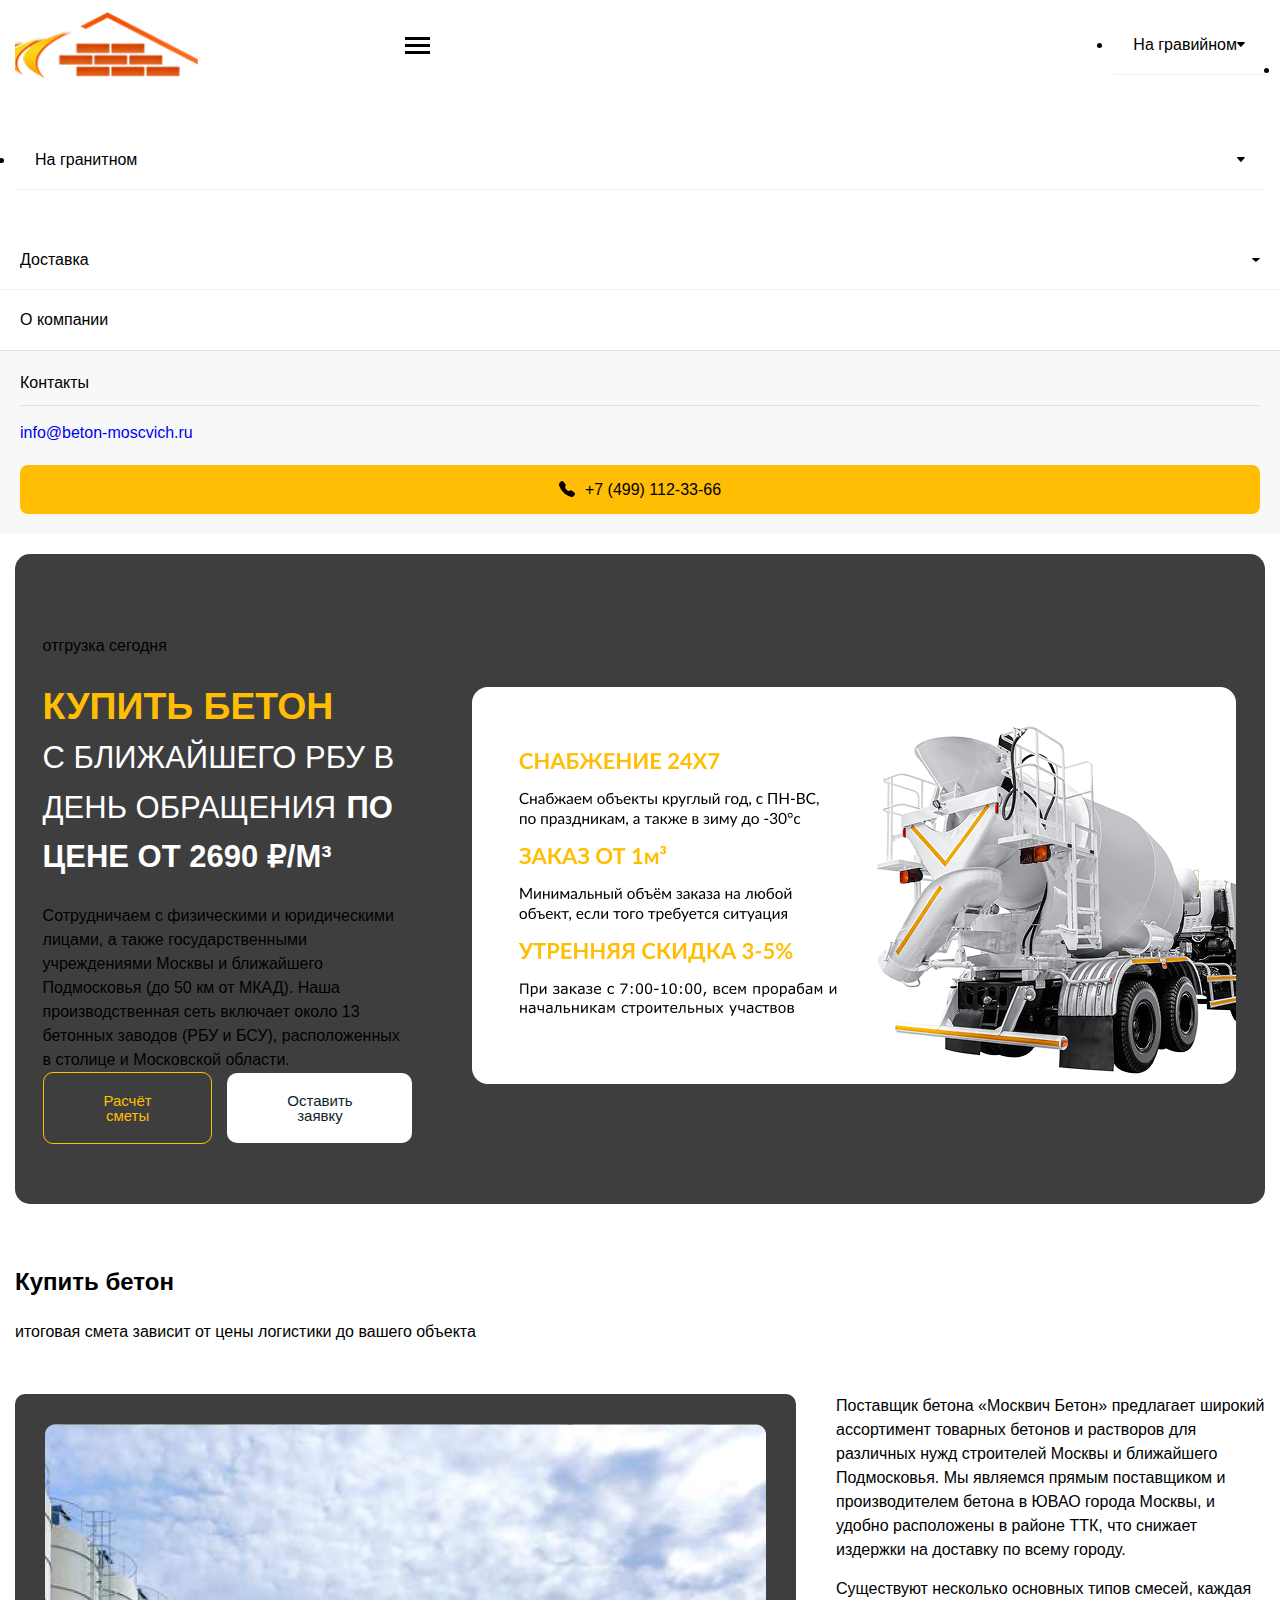
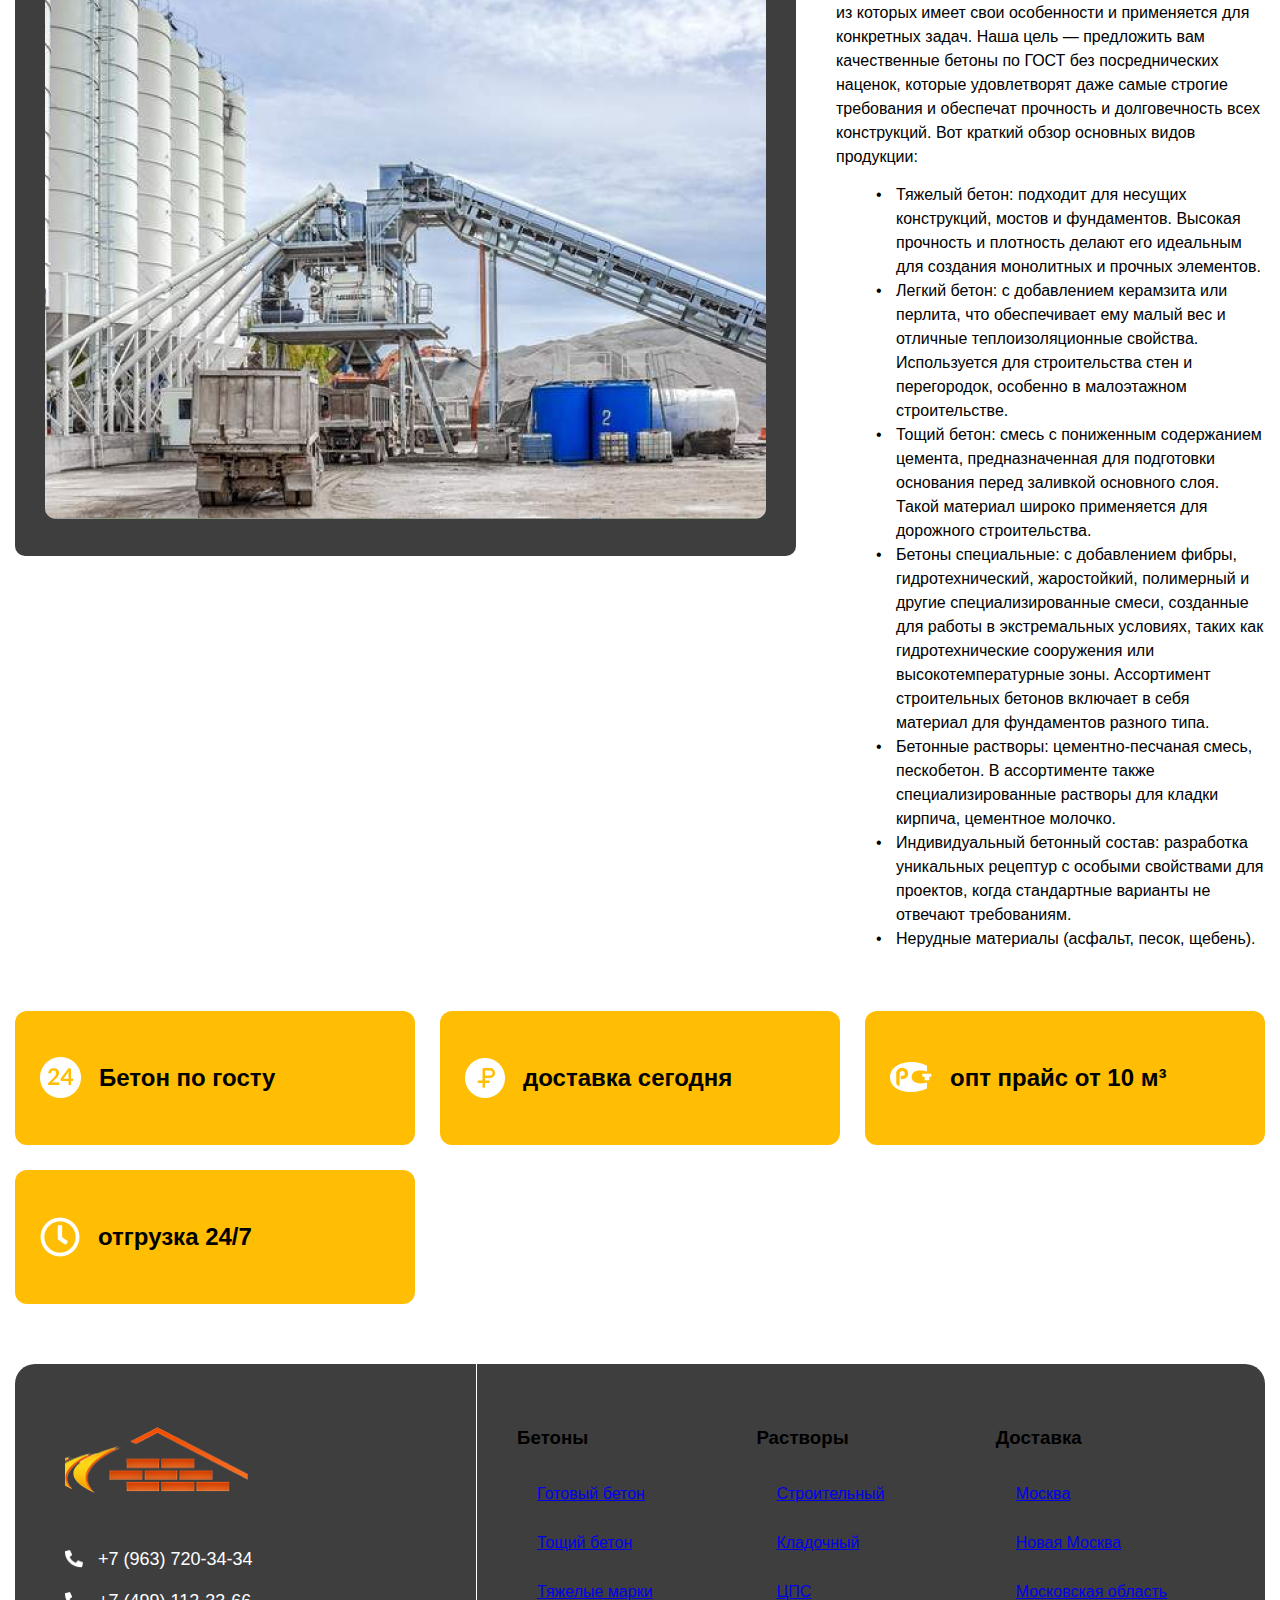
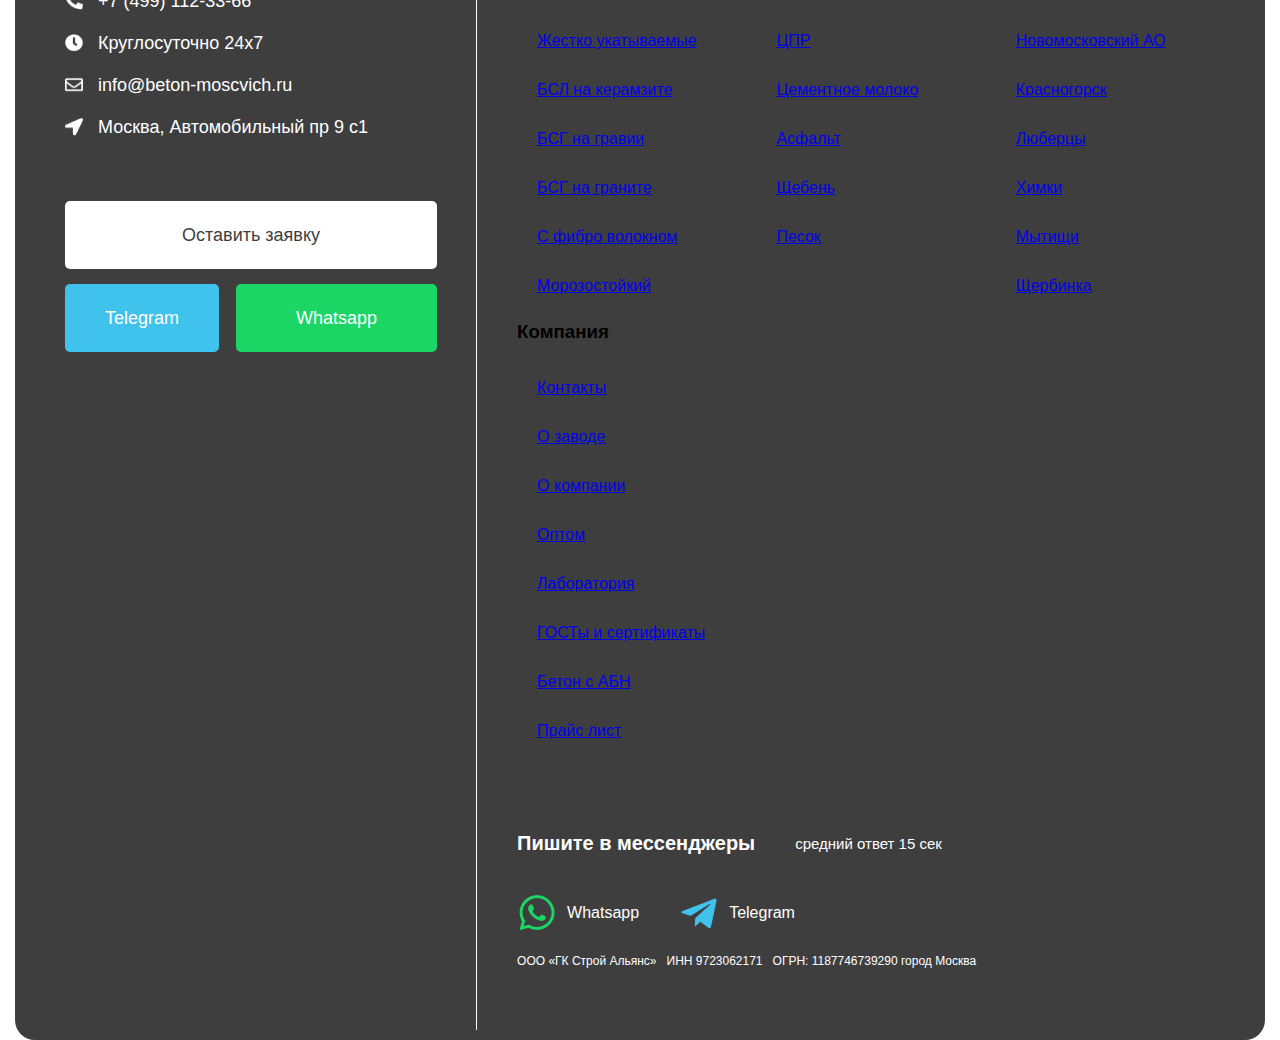
<file: about-company.html>
<!DOCTYPE html>
<html lang="en">

<head>
    <meta charset="UTF-8">
    <meta name="viewport" content="width=device-width, initial-scale=1.0">
    <title>Document</title>
    <link rel="stylesheet" href="styles.css">
</head>

<body>
    <header class="header">
        <div class="container">
            <div class="header__wrapper">
                <div class="block-logo">
                    <a href="/" class="logo">
                        <img src="images/logo.png" alt="Логотип Бетон Москвич" class="logo__image">
                    </a>
                </div>

                <button class="mobile-menu-toggle" aria-label="Открыть меню">
                    <span></span>
                    <span></span>
                    <span></span>
                </button>
                
                <!-- Боковая панель меню -->
                <div class="mobile-sidebar" id="mobileSidebar">
                    <div class="mobile-sidebar__overlay"></div>
                    <div class="mobile-sidebar__content">
                        <div class="mobile-sidebar__header">
                            <button class="mobile-sidebar__close" aria-label="Закрыть меню">
                                <span></span>
                                <span></span>
                            </button>
                        </div>
                        <nav class="mobile-sidebar__nav" role="navigation">
                            <ul class="mobile-nav-list" role="menubar">
                                <li class="mobile-nav-list__item" role="none">
                                    <a href="#" class="mobile-nav-list__link" role="menuitem" aria-haspopup="true" aria-expanded="false">
                                        <span>На известняковом</span>
                                        <span class="mobile-nav-list__arrow" aria-hidden="true">
                                            <img src="images/arrow-down.svg" alt="" width="8" height="5">
                                        </div>
                                    </a>
                                    <ul class="mobile-nav-dropdown" role="menu">
                                        <li class="mobile-nav-dropdown__item" role="none">
                                            <a href="#" role="menuitem">М100</a>
                                        </li>
                                        <li class="mobile-nav-dropdown__item" role="none">
                                            <a href="#" role="menuitem">М150</a>
                                        </li>
                                        <li class="mobile-nav-dropdown__item" role="none">
                                            <a href="#" role="menuitem">М200</a>
                                        </li>
                                        <li class="mobile-nav-dropdown__item" role="none">
                                            <a href="#" role="menuitem">М250</a>
                                        </li>
                                        <li class="mobile-nav-dropdown__item" role="none">
                                            <a href="#" role="menuitem">М300</a>
                                        </li>
                                        <li class="mobile-nav-dropdown__item" role="none">
                                            <a href="#" role="menuitem">М350</a>
                                        </li>
                                        <li class="mobile-nav-dropdown__item" role="none">
                                            <a href="#" role="menuitem">М400</a>
                                        </li>
                                    </ul>
                                </li>
                                <li class="mobile-nav-list__item" role="none">
                                    <a href="#" class="mobile-nav-list__link" role="menuitem" aria-haspopup="true" aria-expanded="false">
                                        <span>На доломитовом</span>
                                        <span class="mobile-nav-list__arrow" aria-hidden="true">
                                            <img src="images/arrow-down.svg" alt="" width="8" height="5">
                                        </div>
                                    </a>
                                    <ul class="mobile-nav-dropdown" role="menu">
                                        <li class="mobile-nav-dropdown__item" role="none">
                                            <a href="#" role="menuitem">М100</a>
                                        </li>
                                        <li class="mobile-nav-dropdown__item" role="none">
                                            <a href="#" role="menuitem">М150</a>
                                        </li>
                                        <li class="mobile-nav-dropdown__item" role="none">
                                            <a href="#" role="menuitem">М200</a>
                                        </li>
                                        <li class="mobile-nav-dropdown__item" role="none">
                                            <a href="#" role="menuitem">М250</a>
                                        </li>
                                        <li class="mobile-nav-dropdown__item" role="none">
                                            <a href="#" role="menuitem">М300</a>
                                        </li>
                                        <li class="mobile-nav-dropdown__item" role="none">
                                            <a href="#" role="menuitem">М350</a>
                                        </li>
                                        <li class="mobile-nav-dropdown__item" role="none">
                                            <a href="#" role="menuitem">М400</a>
                                        </li>
                                    </ul>
                                </li>
                                <li class="mobile-nav-list__item" role="none">
                                    <a href="#" class="mobile-nav-list__link" role="menuitem" aria-haspopup="true" aria-expanded="false">
                                        <span>На гравийном</span>
                                        <span class="mobile-nav-list__arrow" aria-hidden="true">
                                            <img src="images/arrow-down.svg" alt="" width="8" height="5">
                                        </div>
                                    </a>
                                    <ul class="mobile-nav-dropdown" role="menu">
                                        <li class="mobile-nav-dropdown__item" role="none">
                                            <a href="beton-na-graviynom-shchebne.html" role="menuitem">На гравийном щебне</a>
                                        </li>
                                        <li class="mobile-nav-dropdown__item" role="none">
                                            <a href="beton-na-graviynom-shchebne.html" role="menuitem">М150</a>
                                        </li>
                                        <li class="mobile-nav-dropdown__item" role="none">
                                            <a href="beton-na-graviynom-shchebne.html" role="menuitem">М200</a>
                                        </li>
                                        <li class="mobile-nav-dropdown__item" role="none">
                                            <a href="#" role="menuitem">М250</a>
                                        </li>
                                        <li class="mobile-nav-dropdown__item" role="none">
                                            <a href="#" role="menuitem">М300</a>
                                        </li>
                                        <li class="mobile-nav-dropdown__item" role="none">
                                            <a href="#" role="menuitem">М350</a>
                                        </li>
                                        <li class="mobile-nav-dropdown__item" role="none">
                                            <a href="#" role="menuitem">М400</a>
                                        </li>
                                    </ul>
                                </li>
                                <li class="mobile-nav-list__item" role="none">
                                    <a href="#" class="mobile-nav-list__link" role="menuitem" aria-haspopup="true" aria-expanded="false">
                                        <span>На гранитном</span>
                                        <span class="mobile-nav-list__arrow" aria-hidden="true">
                                            <img src="images/arrow-down.svg" alt="" width="8" height="5">
                                        </div>
                                    </a>
                                    <ul class="mobile-nav-dropdown" role="menu">
                                        <li class="mobile-nav-dropdown__item" role="none">
                                            <a href="#" role="menuitem">М100</a>
                                        </li>
                                        <li class="mobile-nav-dropdown__item" role="none">
                                            <a href="#" role="menuitem">М150</a>
                                        </li>
                                        <li class="mobile-nav-dropdown__item" role="none">
                                            <a href="#" role="menuitem">М200</a>
                                        </li>
                                        <li class="mobile-nav-dropdown__item" role="none">
                                            <a href="#" role="menuitem">М250</a>
                                        </li>
                                        <li class="mobile-nav-dropdown__item" role="none">
                                            <a href="#" role="menuitem">М300</a>
                                        </li>
                                        <li class="mobile-nav-dropdown__item" role="none">
                                            <a href="#" role="menuitem">М350</a>
                                        </li>
                                        <li class="mobile-nav-dropdown__item" role="none">
                                            <a href="#" role="menuitem">М400</a>
                                        </li>
                                    </ul>
                                </li>
                                <li class="mobile-nav-list__item" role="none">
                                    <a href="#" class="mobile-nav-list__link" role="menuitem" aria-haspopup="true" aria-expanded="false">
                                        <span>Доставка</span>
                                        <span class="mobile-nav-list__arrow" aria-hidden="true">
                                            <img src="images/arrow-down.svg" alt="" width="8" height="5">
                                        </div>
                                    </a>
                                    <ul class="mobile-nav-dropdown" role="menu">
                                        <li class="mobile-nav-dropdown__item" role="none">
                                            <a href="#" role="menuitem">Москва</a>
                                        </li>
                                        <li class="mobile-nav-dropdown__item" role="none">
                                            <a href="#" role="menuitem">Новая Москва</a>
                                        </li>
                                        <li class="mobile-nav-dropdown__item" role="none">
                                            <a href="#" role="menuitem">Московская область</a>
                                        </li>
                                        <li class="mobile-nav-dropdown__item" role="none">
                                            <a href="#" role="menuitem">Красногорск</a>
                                        </li>
                                        <li class="mobile-nav-dropdown__item" role="none">
                                            <a href="#" role="menuitem">Люберцы</a>
                                        </li>
                                        <li class="mobile-nav-dropdown__item" role="none">
                                            <a href="#" role="menuitem">Химки</a>
                                        </li>
                                        <li class="mobile-nav-dropdown__item" role="none">
                                            <a href="#" role="menuitem">Мытищи</a>
                                        </li>
                                    </ul>
                                </li>
                                <li class="mobile-nav-list__item mobile-nav-list__item--last" role="none">
                                    <a href="#" class="mobile-nav-list__link" role="menuitem">
                                        <span>О компании</span>
                                    </a>
                                </li>
                            </ul>
                        </nav>
                        
                        <!-- Контакты в мобильном меню -->
                        <div class="mobile-sidebar__contacts">
                            <div class="mobile-contact-info">
                                <div class="mobile-contact-info__label">
                                    <span>Контакты</span>
                                </div>
                                <div class="mobile-contact-info__email">
                                    <a href="mailto:info@beton-moscvich.ru" class="mobile-email-link" aria-label="Отправить письмо на info@beton-moscvich.ru">
                                        <span>info@beton-moscvich.ru</span>
                                    </a>
                                </div>
                            </div>

                            <div class="mobile-phone-button">
                                <a href="tel:+74991123366" class="mobile-phone-button__link" aria-label="Позвонить по номеру +7 (499) 112-33-66">
                                    <div class="mobile-phone-button__icon" aria-hidden="true">
                                        <img src="images/phone-icon.svg" alt="">
                                    </div>
                                    <span>+7 (499) 112-33-66</span>
                                </a>
                            </div>
                        </div>
                    </div>
                </div>
                
                <nav class="header__nav" role="navigation">
                    <ul class="nav-list" role="menubar">
                        <li class="nav-list__item" role="none">
                            <a href="#" class="nav-list__link" role="menuitem" aria-haspopup="true"
                                aria-expanded="false">
                                <span>На известняковом</span>
                                <div class="nav-list__arrow" aria-hidden="true">
                                    <img src="images/arrow-down.svg" alt="" width="8" height="5">
                                </div>
                            </a>
                            <ul class="nav-dropdown" role="menu">
                                <li class="nav-dropdown__item" role="none">
                                    <a href="#" class="nav-dropdown__link" role="menuitem">М100</a>
                                </li>
                                <li class="nav-dropdown__item" role="none">
                                    <a href="#" class="nav-dropdown__link" role="menuitem">М150</a>
                                </li>
                                <li class="nav-dropdown__item" role="none">
                                    <a href="#" class="nav-dropdown__link" role="menuitem">М200</a>
                                </li>
                                <li class="nav-dropdown__item" role="none">
                                    <a href="#" class="nav-dropdown__link" role="menuitem">М250</a>
                                </li>
                                <li class="nav-dropdown__item" role="none">
                                    <a href="#" class="nav-dropdown__link" role="menuitem">М300</a>
                                </li>
                                <li class="nav-dropdown__item" role="none">
                                    <a href="#" class="nav-dropdown__link" role="menuitem">М350</a>
                                </li>
                                <li class="nav-dropdown__item" role="none">
                                    <a href="#" class="nav-dropdown__link" role="menuitem">М400</a>
                                </li>
                            </ul>
                        </li>
                        <li class="nav-list__item" role="none">
                            <a href="#" class="nav-list__link" role="menuitem" aria-haspopup="true"
                                aria-expanded="false">
                                <span>На доломитовом</span>
                                <div class="nav-list__arrow" aria-hidden="true">
                                    <img src="images/arrow-down.svg" alt="" width="8" height="5">
                                </div>
                            </a>
                            <ul class="nav-dropdown" role="menu">
                                <li class="nav-dropdown__item" role="none">
                                    <a href="#" class="nav-dropdown__link" role="menuitem">М100</a>
                                </li>
                                <li class="nav-dropdown__item" role="none">
                                    <a href="#" class="nav-dropdown__link" role="menuitem">М150</a>
                                </li>
                                <li class="nav-dropdown__item" role="none">
                                    <a href="#" class="nav-dropdown__link" role="menuitem">М200</a>
                                </li>
                                <li class="nav-dropdown__item" role="none">
                                    <a href="#" class="nav-dropdown__link" role="menuitem">М250</a>
                                </li>
                                <li class="nav-dropdown__item" role="none">
                                    <a href="#" class="nav-dropdown__link" role="menuitem">М300</a>
                                </li>
                                <li class="nav-dropdown__item" role="none">
                                    <a href="#" class="nav-dropdown__link" role="menuitem">М350</a>
                                </li>
                                <li class="nav-dropdown__item" role="none">
                                    <a href="#" class="nav-dropdown__link" role="menuitem">М400</a>
                                </li>
                            </ul>
                        </li>
                        <li class="nav-list__item" role="none">
                            <a href="#" class="nav-list__link" role="menuitem" aria-haspopup="true"
                                aria-expanded="false">
                                <span>На гравийном</span>
                                <div class="nav-list__arrow" aria-hidden="true">
                                    <img src="images/arrow-down.svg" alt="" width="8" height="5">
                                </div>
                            </a>
                            <ul class="nav-dropdown" role="menu">
                                <li class="nav-dropdown__item" role="none">
                                    <a href="#" class="nav-dropdown__link" role="menuitem">На гравийном щебне</a>
                                </li>
                                <li class="nav-dropdown__item" role="none">
                                    <a href="#" class="nav-dropdown__link" role="menuitem">М150</a>
                                </li>
                                <li class="nav-dropdown__item" role="none">
                                    <a href="#" class="nav-dropdown__link" role="menuitem">М200</a>
                                </li>
                                <li class="nav-dropdown__item" role="none">
                                    <a href="#" class="nav-dropdown__link" role="menuitem">М250</a>
                                </li>
                                <li class="nav-dropdown__item" role="none">
                                    <a href="#" class="nav-dropdown__link" role="menuitem">М300</a>
                                </li>
                                <li class="nav-dropdown__item" role="none">
                                    <a href="#" class="nav-dropdown__link" role="menuitem">М350</a>
                                </li>
                                <li class="nav-dropdown__item" role="none">
                                    <a href="#" class="nav-dropdown__link" role="menuitem">М400</a>
                                </li>
                            </ul>
                        </li>
                        <li class="nav-list__item" role="none">
                            <a href="#" class="nav-list__link" role="menuitem" aria-haspopup="true"
                                aria-expanded="false">
                                <span>На гранитном</span>
                                <div class="nav-list__arrow" aria-hidden="true">
                                    <img src="images/arrow-down.svg" alt="" width="8" height="5">
                                </div>
                            </a>
                            <ul class="nav-dropdown" role="menu">
                                <li class="nav-dropdown__item" role="none">
                                    <a href="#" class="nav-dropdown__link" role="menuitem">М100</a>
                                </li>
                                <li class="nav-dropdown__item" role="none">
                                    <a href="#" class="nav-dropdown__link" role="menuitem">М150</a>
                                </li>
                                <li class="nav-dropdown__item" role="none">
                                    <a href="#" class="nav-dropdown__link" role="menuitem">М200</a>
                                </li>
                                <li class="nav-dropdown__item" role="none">
                                    <a href="#" class="nav-dropdown__link" role="menuitem">М250</a>
                                </li>
                                <li class="nav-dropdown__item" role="none">
                                    <a href="#" class="nav-dropdown__link" role="menuitem">М300</a>
                                </li>
                                <li class="nav-dropdown__item" role="none">
                                    <a href="#" class="nav-dropdown__link" role="menuitem">М350</a>
                                </li>
                                <li class="nav-dropdown__item" role="none">
                                    <a href="#" class="nav-dropdown__link" role="menuitem">М400</a>
                                </li>
                            </ul>
                        </li>
                        <li class="nav-list__item" role="none">
                            <a href="#" class="nav-list__link" role="menuitem" aria-haspopup="true"
                                aria-expanded="false">
                                <span>Доставка</span>
                                <div class="nav-list__arrow" aria-hidden="true">
                                    <img src="images/arrow-down.svg" alt="" width="8" height="5">
                                </div>
                            </a>
                            <ul class="nav-dropdown" role="menu">
                                <li class="nav-dropdown__item" role="none">
                                    <a href="#" class="nav-dropdown__link" role="menuitem">Москва</a>
                                </li>
                                <li class="nav-dropdown__item" role="none">
                                    <a href="#" class="nav-dropdown__link" role="menuitem">Новая Москва</a>
                                </li>
                                <li class="nav-dropdown__item" role="none">
                                    <a href="#" class="nav-dropdown__link" role="menuitem">Московская область</a>
                                </li>
                                <li class="nav-dropdown__item" role="none">
                                    <a href="#" class="nav-dropdown__link" role="menuitem">Красногорск</a>
                                </li>
                                <li class="nav-dropdown__item" role="none">
                                    <a href="#" class="nav-dropdown__link" role="menuitem">Люберцы</a>
                                </li>
                                <li class="nav-dropdown__item" role="none">
                                    <a href="#" class="nav-dropdown__link" role="menuitem">Химки</a>
                                </li>
                                <li class="nav-dropdown__item" role="none">
                                    <a href="#" class="nav-dropdown__link" role="menuitem">Мытищи</a>
                                </li>
                            </ul>
                        </li>
                        <li class="nav-list__item nav-list__item--last" role="none">
                            <a href="#" class="nav-list__link" role="menuitem">
                                <span>О компании</span>
                            </a>
                        </li>
                    </ul>
                </nav>

                <div class="header__contacts">
                    <div class="contact-info">
                        <div class="contact-info__label">
                            <span>Контакты</span>
                        </div>
                        <div class="contact-info__email">
                            <a href="mailto:info@beton-moscvich.ru" class="email-link"
                                aria-label="Отправить письмо на info@beton-moscvich.ru">
                                <span>info@beton-moscvich.ru</span>
                            </a>
                        </div>
                    </div>

                    <div class="phone-button">
                        <a href="tel:+74991123366" class="phone-button__link"
                            aria-label="Позвонить по номеру +7 (499) 112-33-66">
                            <div class="phone-button__icon" aria-hidden="true">
                                <img src="images/phone-icon.svg" alt="">
                            </div>
                            <span>+7 (499) 112-33-66</span>
                        </a>
                    </div>
                </div>
            </div>
        </div>
    </header>

    <main class="main">
        <section class="section section--first banner" aria-label="Баннер с предложением бетона">
            <div class="container">
                <div class="banner__wrapper">
                    <div class="banner__content">
                        <div class="banner__badge">
                            <p>отгрузка <span>сегодня</span></p>
                        </div>
                        <h2 class="banner__title">
                            <span class="banner__title--yellow">Купить бетон<br></span>
                            <span class="banner__title--standard">с ближайшего РБУ в день обращения</span>
                            <span class="banner__title--standard banner__title--bold">по цене от 2690 ₽/м³</span>
                        </h2>
                        <p>
                            Сотрудничаем с физическими и юридическими лицами, а также государственными учреждениями
                            Москвы и ближайшего Подмосковья (до 50 км от МКАД). Наша производственная сеть включает
                            около 13 бетонных заводов (РБУ и БСУ), расположенных в столице и Московской области.
                        </p>
                        <div class="banner__actions">
                            <button class="banner__button banner__button--secondary"
                                aria-label="Получить расчёт сметы на бетон">
                                Расчёт сметы
                            </button>
                            <button class="banner__button banner__button--primary"
                                aria-label="Оставить заявку на покупку бетона">
                                Оставить заявку
                            </button>
                        </div>
                    </div>
                    <div class="banner__image-container">
                        <img src="images/banner-img.png" alt="Бетонное производство Москвич Бетон">
                    </div>
                </div>
            </div>
        </section>

        <section class="content-block section">
            <div class="container">
                <div class="title-block">
                    <h2>Купить бетон</h2>
                    <p>итоговая смета зависит от цены логистики до вашего объекта
                    </p>
                </div>
                <div class="content-block__wrapper">
                    <div class="content-block__image">
                        <img src="images/about-company-img.png">
                    </div>

                    <div class="content-block__content">
                        <div class="content-wrapper">
                            <div class="content-wrapper__text-block">
                                <p>
                                    Поставщик бетона «Москвич Бетон» предлагает широкий ассортимент товарных бетонов
                                    и растворов для различных нужд строителей Москвы и ближайшего Подмосковья. Мы
                                    являемся прямым поставщиком и производителем бетона в ЮВАО города Москвы, и
                                    удобно расположены в районе ТТК, что снижает издержки на доставку по всему городу.
                                </p>
                            </div>

                            <div class="content-wrapper__text-block">
                                <p>
                                    Существуют несколько основных типов смесей, каждая из которых имеет свои
                                    особенности и применяется для конкретных задач. Наша цель — предложить вам
                                    качественные бетоны по ГОСТ без посреднических наценок, которые удовлетворят даже
                                    самые строгие требования и обеспечат прочность и долговечность всех конструкций. Вот
                                    краткий обзор основных видов продукции:
                                </p>
                            </div>

                            <nav class="content-wrapper__nav" aria-label="Виды бетонной продукции">
                                <ul class="product-list">
                                    <li class="product-list__item">
                                        <p>
                                            Тяжелый бетон: подходит для несущих конструкций, мостов и фундаментов.
                                            Высокая прочность и плотность делают его идеальным для создания монолитных и
                                            прочных элементов.
                                        </p>
                                    </li>
                                    <li class="product-list__item">
                                        <p>
                                            Легкий бетон: с добавлением керамзита или перлита, что обеспечивает ему
                                            малый
                                            вес и отличные теплоизоляционные свойства. Используется для строительства
                                            стен
                                            и перегородок, особенно в малоэтажном строительстве.
                                        </p>
                                    </li>
                                    <li class="product-list__item">
                                        <p>
                                            Тощий бетон: смесь с пониженным содержанием цемента, предназначенная для
                                            подготовки основания перед заливкой основного слоя. Такой материал широко
                                            применяется для дорожного строительства.
                                        </p>
                                    </li>
                                    <li class="product-list__item">
                                        <p>
                                            Бетоны специальные: с добавлением фибры, гидротехнический, жаростойкий,
                                            полимерный и другие специализированные смеси, созданные для работы в
                                            экстремальных условиях, таких как гидротехнические сооружения или
                                            высокотемпературные зоны. Ассортимент строительных бетонов включает в себя
                                            материал для фундаментов разного типа.
                                        </p>
                                    </li>
                                    <li class="product-list__item">
                                        <p>
                                            Бетонные растворы: цементно-песчаная смесь, пескобетон. В ассортименте также
                                            специализированные растворы для кладки кирпича, цементное молочко.
                                        </p>
                                    </li>
                                    <li class="product-list__item">
                                        <p>
                                            Индивидуальный бетонный состав: разработка уникальных рецептур с особыми
                                            свойствами для проектов, когда стандартные варианты не отвечают требованиям.
                                        </p>
                                    </li>
                                    <li class="product-list__item">
                                        <p>
                                            Нерудные материалы (асфальт, песок, щебень).
                                        </p>
                                    </li>
                                </ul>
                            </nav>
                        </div>
                    </div>
                </div>
            </div>
        </section>

        <section class="services section">
            <div class="container">
                <div class="services__container">
                    <div class="service-card">
                        <div class="service-card__icon">
                            <img src="images/icons/services-icon1.png" alt="">
                        </div>
                        <h2>Бетон по госту</h2>
                    </div>

                    <div class="service-card">
                        <div class="service-card__icon">
                            <img src="images/icons/services-icon2.png" alt="">
                        </div>
                        <h2>доставка сегодня</h2>
                    </div>

                    <div class="service-card">
                        <div class="service-card__icon">
                            <img src="images/icons/services-icon3.png" alt="">
                        </div>
                        <h2>опт прайс от 10 м³</h2>
                    </div>

                    <div class="service-card">
                        <div class="service-card__icon">
                            <img src="images/icons/services-icon4.png" alt="">
                        </div>
                        <h2>отгрузка 24/7</h2>
                    </div>
                </div>
            </div>
        </section>
    </main>

    <footer class="footer" role="contentinfo" aria-label="Информация о компании и контакты">
        <div class="container">
            <div class="footer__wrapper">
                <div class="footer__container">
                    <div class="footer__contacts">
                        <div class="block-logo block-logo--footer">
                            <a href="/" class="logo">
                                <img src="images/logo.png" alt="Логотип Бетон Москвич" class="logo__image">
                            </a>
                        </div>

                        <ul class="footer__contact-list" role="list" aria-label="Контактная информация">
                            <li class="footer__contact-item">
                                <div class="footer__contact-icon">
                                    <img src="images/footer-phone.png" alt="" aria-hidden="true">
                                </div>
                                <a href="tel:+79637203434" class="footer__contact-text">+7 (963) 720-34-34</a>
                            </li>

                            <li class="footer__contact-item">
                                <div class="footer__contact-icon">
                                    <img src="images/footer-phone.png" alt="" aria-hidden="true">
                                </div>
                                <a href="tel:+74991123366" class="footer__contact-text">+7 (499) 112-33-66</a>
                            </li>

                            <li class="footer__contact-item">
                                <div class="footer__contact-icon">
                                    <img src="images/footer-watch.png" alt="" aria-hidden="true">
                                </div>
                                <span class="footer__contact-text">Круглосуточно 24х7</span>
                            </li>

                            <li class="footer__contact-item">
                                <div class="footer__contact-icon">
                                    <img src="images/footer-mail.png" alt="" aria-hidden="true">
                                </div>
                                <a href="mailto:info@beton-moscvich.ru"
                                    class="footer__contact-text">info@beton-moscvich.ru</a>
                            </li>

                            <li class="footer__contact-item">
                                <div class="footer__contact-icon">
                                    <img src="images/footer-geo.png" alt="" aria-hidden="true">
                                </div>
                                <span class="footer__contact-text">Москва, Автомобильный пр 9 с1</span>
                            </li>
                        </ul>

                        <div class="footer__actions">
                            <button class="footer__button footer__button--primary" type="button"
                                aria-label="Оставить заявку">
                                Оставить заявку
                            </button>

                            <div class="footer__messengers">
                                <button class="footer__button footer__button--telegram" type="button"
                                    aria-label="Написать в Telegram">
                                    Telegram
                                </button>
                                <button class="footer__button footer__button--whatsapp" type="button"
                                    aria-label="Написать в WhatsApp">
                                    Whatsapp
                                </button>
                            </div>
                        </div>
                    </div>


                    <div class="footer__navigation">
                        <nav class="footer__nav" role="navigation" aria-label="Основная навигация">
                            <div class="footer__nav-column">
                                <h3>Бетоны</h3>
                                <ul class="footer__nav-list" role="list">
                                    <li class="footer__nav-item"><a href="#">Готовый бетон</a>
                                    </li>
                                    <li class="footer__nav-item"><a href="#">Тощий бетон</a>
                                    </li>
                                    <li class="footer__nav-item"><a href="#">Тяжелые марки</a>
                                    </li>
                                    <li class="footer__nav-item"><a href="#">Жестко
                                            укатываемые</a></li>
                                    <li class="footer__nav-item"><a href="#">БСЛ на
                                            керамзите</a></li>
                                    <li class="footer__nav-item"><a href="#">БСГ на гравии</a>
                                    </li>
                                    <li class="footer__nav-item"><a href="#">БСГ на граните</a>
                                    </li>
                                    <li class="footer__nav-item"><a href="#">С фибро
                                            волокном</a></li>
                                    <li class="footer__nav-item"><a href="#">Морозостойкий</a>
                                    </li>
                                </ul>
                            </div>

                            <div class="footer__nav-column">
                                <h3>Растворы</h3>
                                <ul class="footer__nav-list" role="list">
                                    <li class="footer__nav-item"><a href="#">Строительный</a>
                                    </li>
                                    <li class="footer__nav-item"><a href="#">Кладочный</a></li>
                                    <li class="footer__nav-item"><a href="#">ЦПС</a></li>
                                    <li class="footer__nav-item"><a href="#">ЦПР</a></li>
                                    <li class="footer__nav-item"><a href="#">Цементное
                                            молоко</a></li>
                                    <li class="footer__nav-item"><a href="#">Асфальт</a></li>
                                    <li class="footer__nav-item"><a href="#">Щебень</a></li>
                                    <li class="footer__nav-item"><a href="#">Песок</a></li>
                                </ul>
                            </div>

                            <div class="footer__nav-column">
                                <h3>Доставка</h3>
                                <ul class="footer__nav-list" role="list">
                                    <li class="footer__nav-item"><a href="#">Москва</a></li>
                                    <li class="footer__nav-item"><a href="#">Новая Москва</a>
                                    </li>
                                    <li class="footer__nav-item"><a href="#">Московская
                                            область</a></li>
                                    <li class="footer__nav-item"><a href="#">Новомосковский
                                            АО</a></li>
                                    <li class="footer__nav-item"><a href="#">Красногорск</a>
                                    </li>
                                    <li class="footer__nav-item"><a href="#">Люберцы</a></li>
                                    <li class="footer__nav-item"><a href="#">Химки</a></li>
                                    <li class="footer__nav-item"><a href="#">Мытищи</a></li>
                                    <li class="footer__nav-item"><a href="#">Щербинка</a></li>
                                </ul>
                            </div>

                            <div class="footer__nav-column">
                                <h3>Компания</h3>
                                <ul class="footer__nav-list" role="list">
                                    <li class="footer__nav-item"><a href="#">Контакты</a></li>
                                    <li class="footer__nav-item"><a href="#">О заводе</a></li>
                                    <li class="footer__nav-item"><a href="#">О компании</a>
                                    </li>
                                    <li class="footer__nav-item"><a href="#">Оптом</a></li>
                                    <li class="footer__nav-item"><a href="#">Лаборатория</a>
                                    </li>
                                    <li class="footer__nav-item"><a href="#">ГОСТы и
                                            сертификаты</a></li>
                                    <li class="footer__nav-item"><a href="#">Бетон с АБН</a>
                                    </li>
                                    <li class="footer__nav-item"><a href="#">Прайс лист</a>
                                    </li>
                                </ul>
                            </div>
                        </nav>

                        <div class="footer__bottom">
                            <div class="footer__bottom-container">
                                <div class="footer__messenger-info">
                                    <p class="footer__messenger-title">Пишите в мессенджеры</p>
                                    <p class="footer__messenger-subtitle">средний ответ 15 сек</p>

                                    <div class="footer__messenger-buttons">
                                        <button class="footer__messenger-btn footer__messenger-btn--whatsapp"
                                            type="button" aria-label="Написать в WhatsApp">
                                            <div class="footer__messenger-icon">
                                                <img src="images/ws-icon.png" alt="">
                                            </div>
                                            <span class="footer__messenger-text">Whatsapp</span>
                                        </button>

                                        <button class="footer__messenger-btn footer__messenger-btn--telegram"
                                            type="button" aria-label="Написать в Telegram">
                                            <div class="footer__messenger-icon">
                                                <img src="images/tg-icon.png" alt="">
                                            </div>
                                            <span class="footer__messenger-text">Telegram</span>
                                        </button>
                                    </div>
                                </div>

                                <div class="footer__company-info">
                                    <p class="footer__company-text">ООО «ГК Строй Альянс» &nbsp; ИНН 9723062171 &nbsp;
                                        ОГРН: 1187746739290
                                        город Москва</p>
                                </div>
                            </div>
                        </div>
                    </div>
                </div>
            </div>
        </div>
    </footer>

    <script src="script.js"></script>
</body>

</html>
</file>
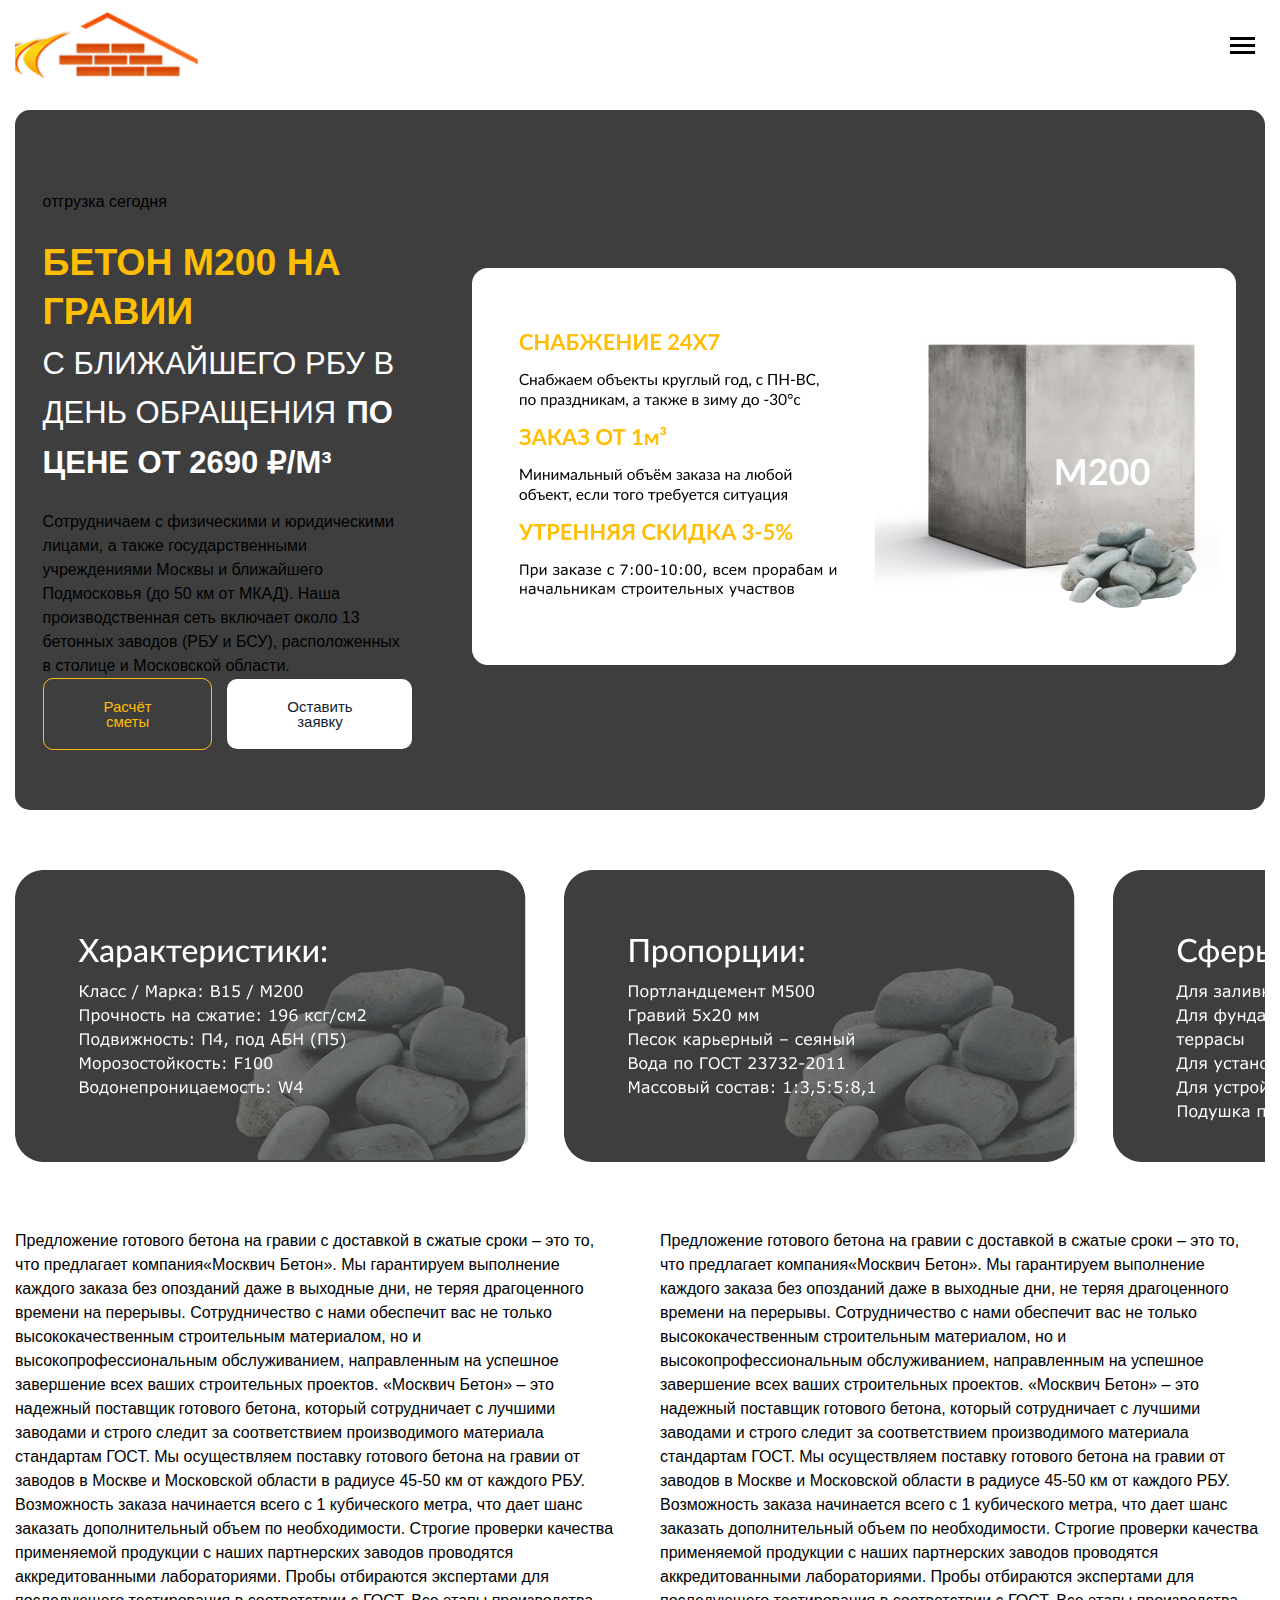
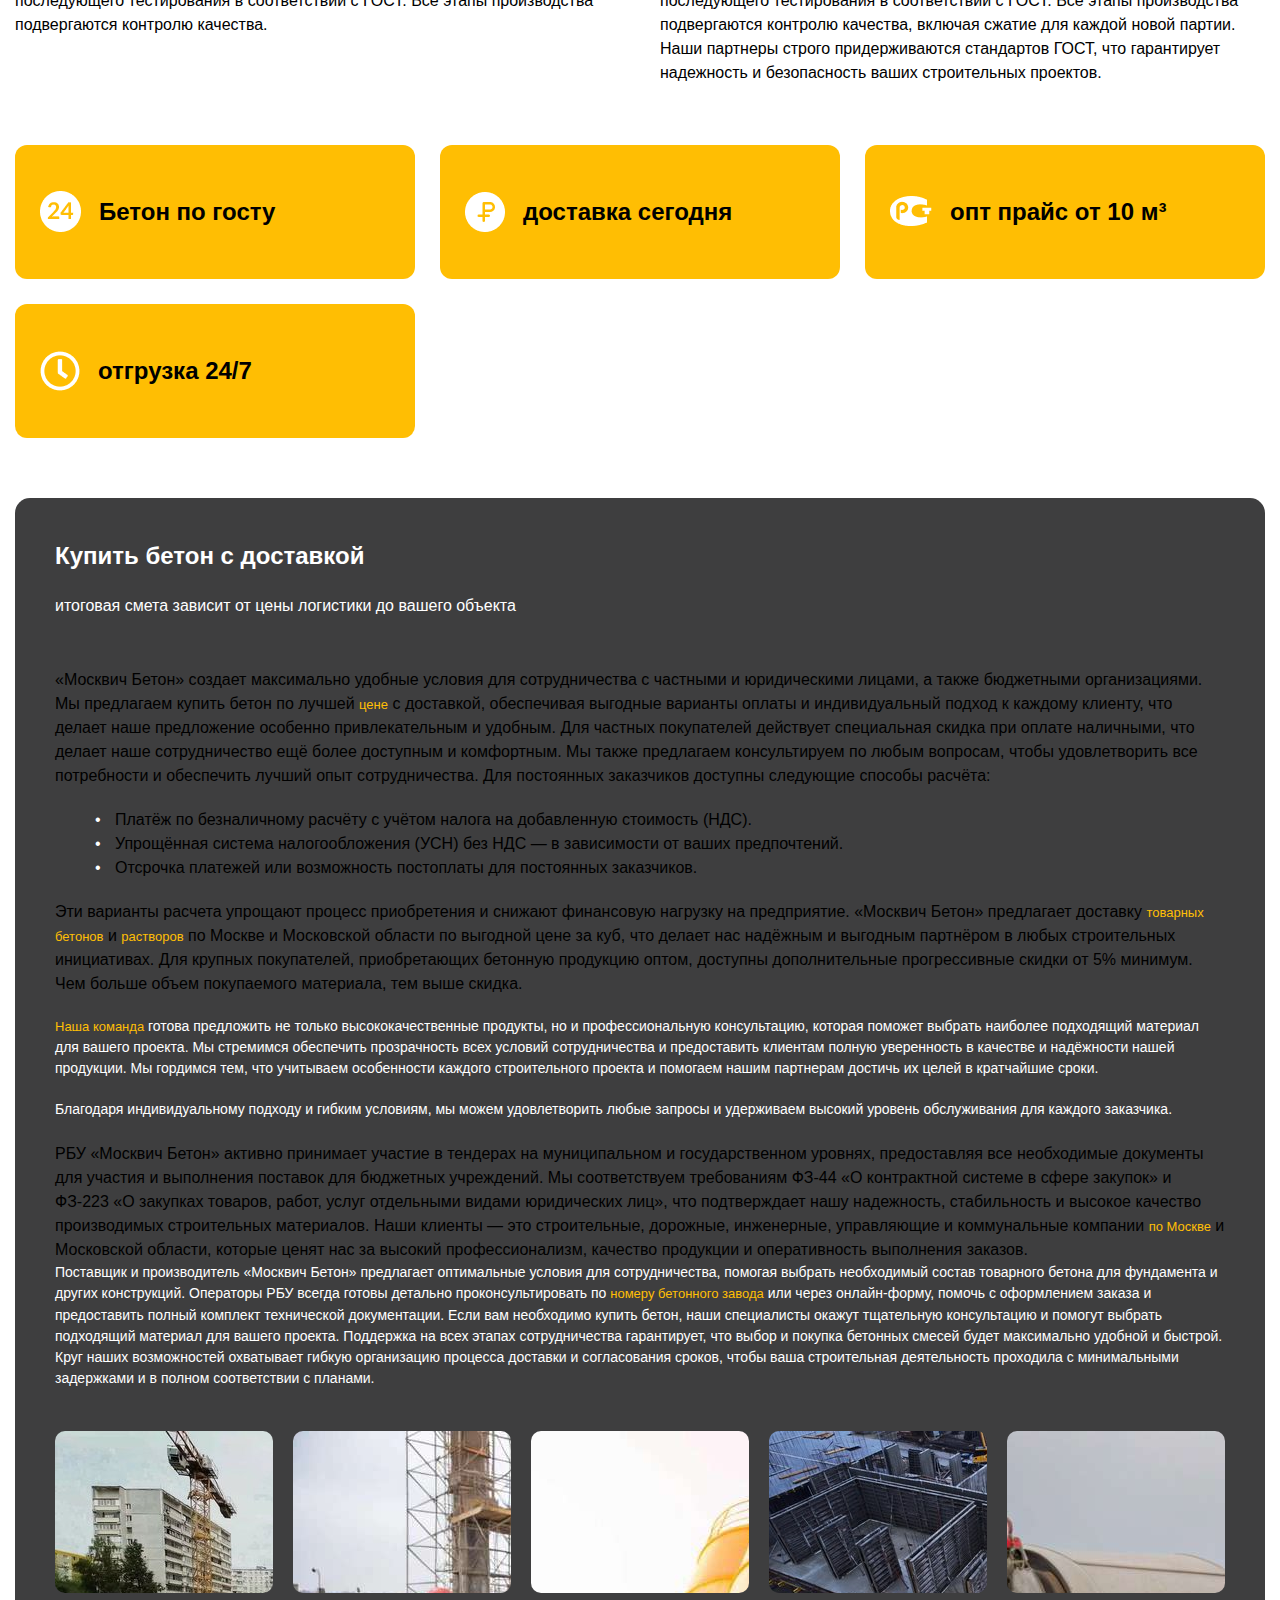
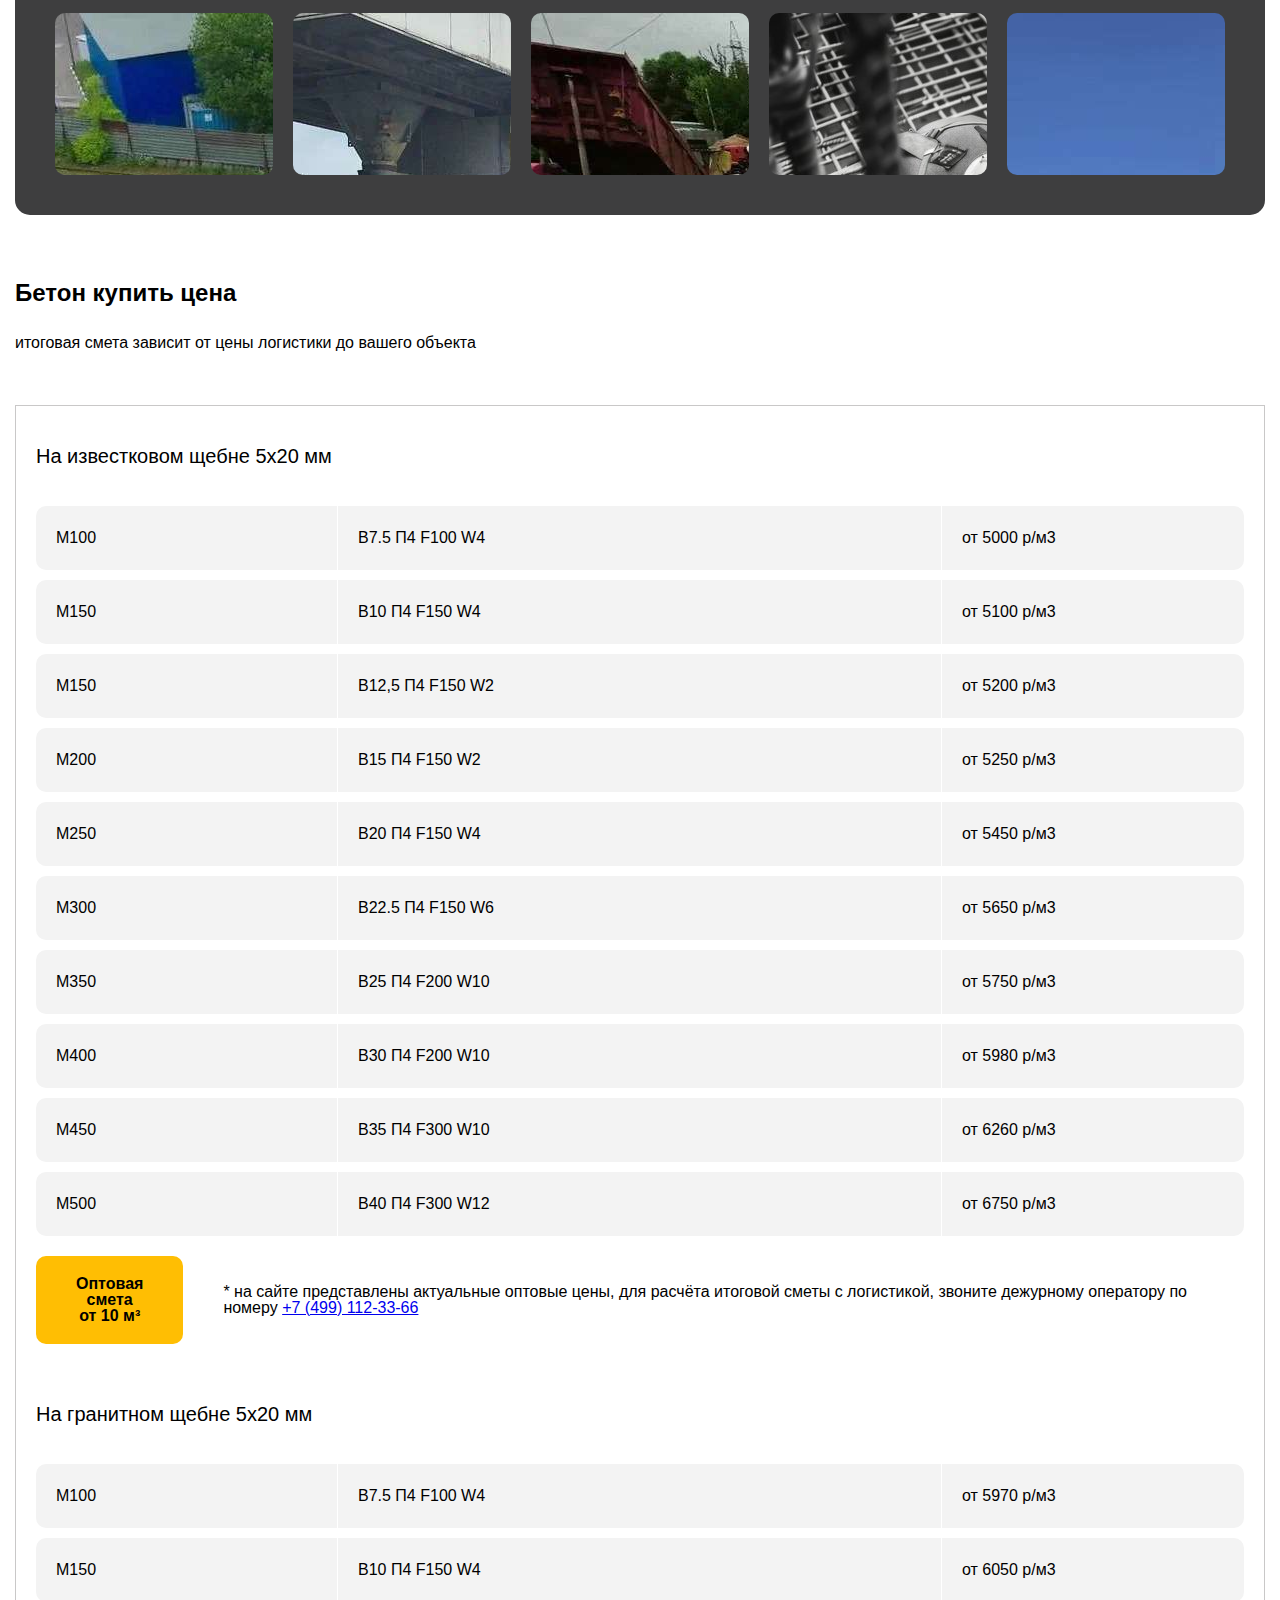
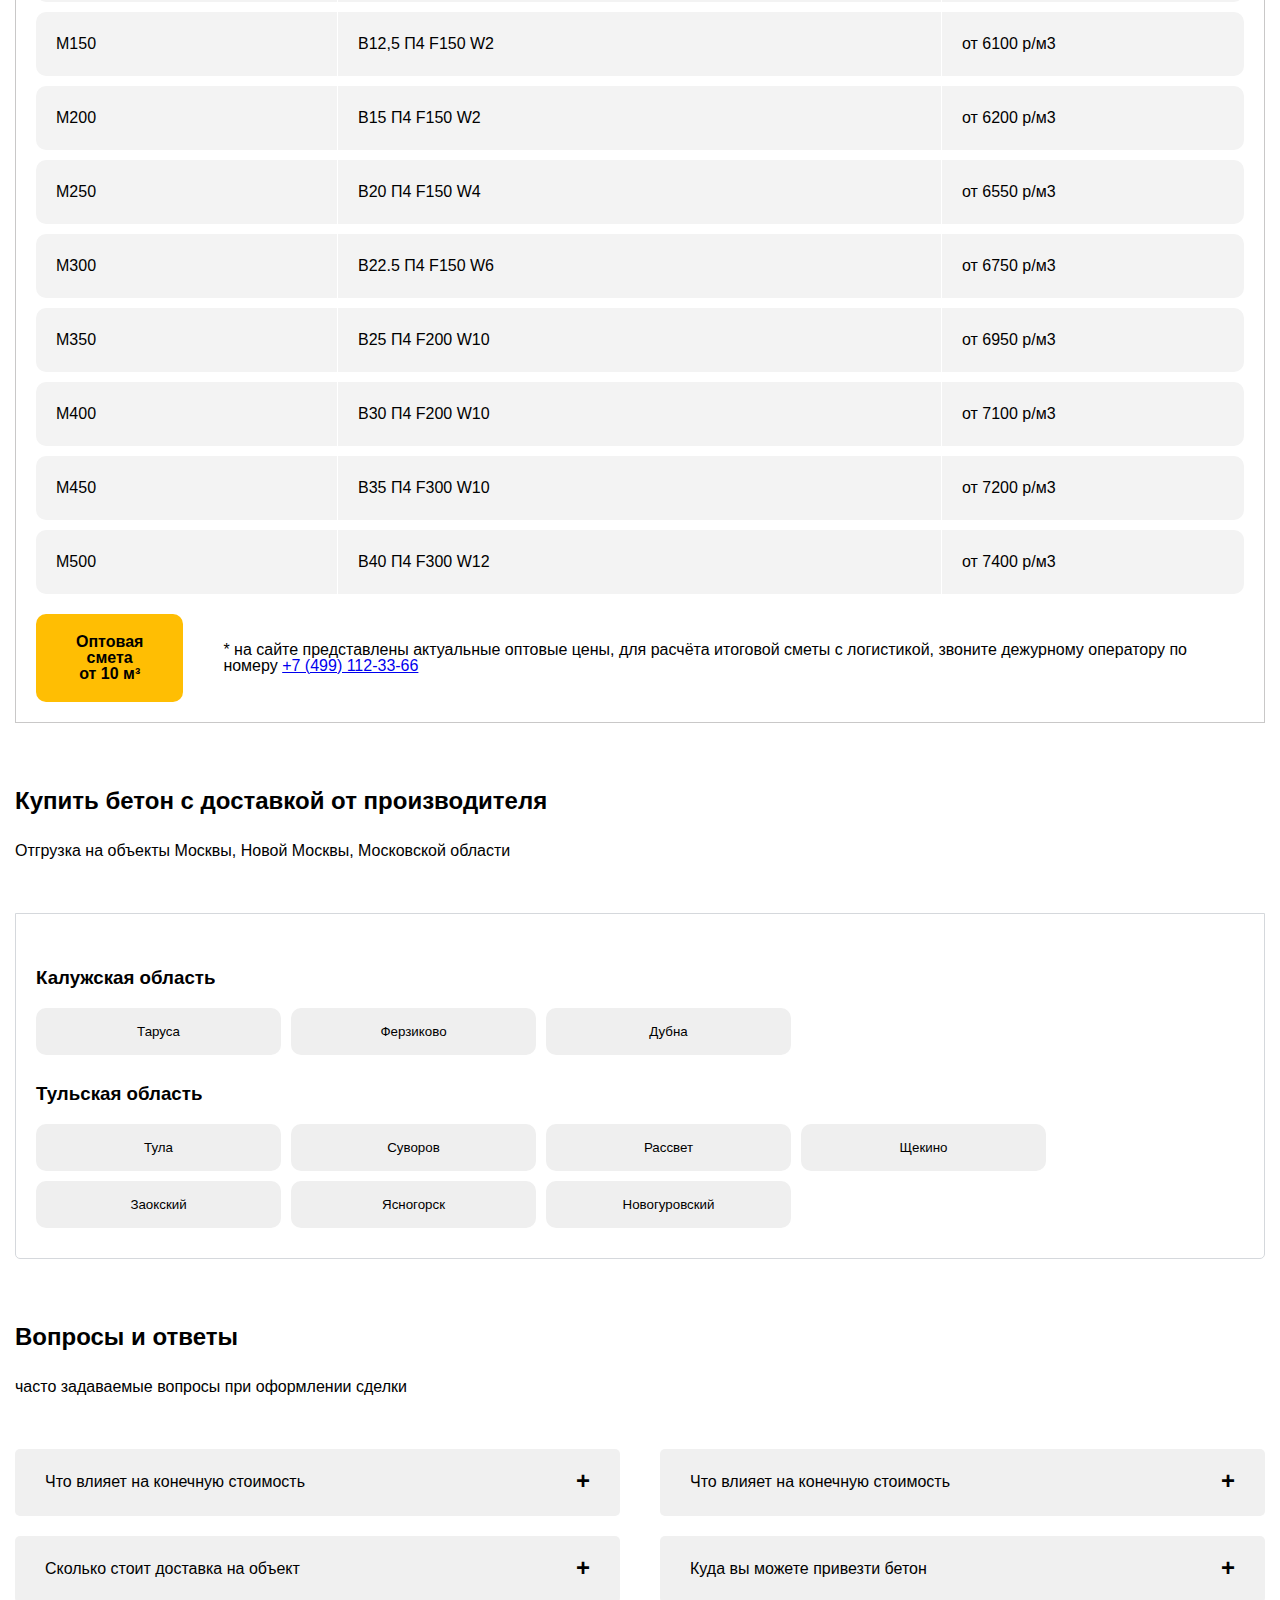
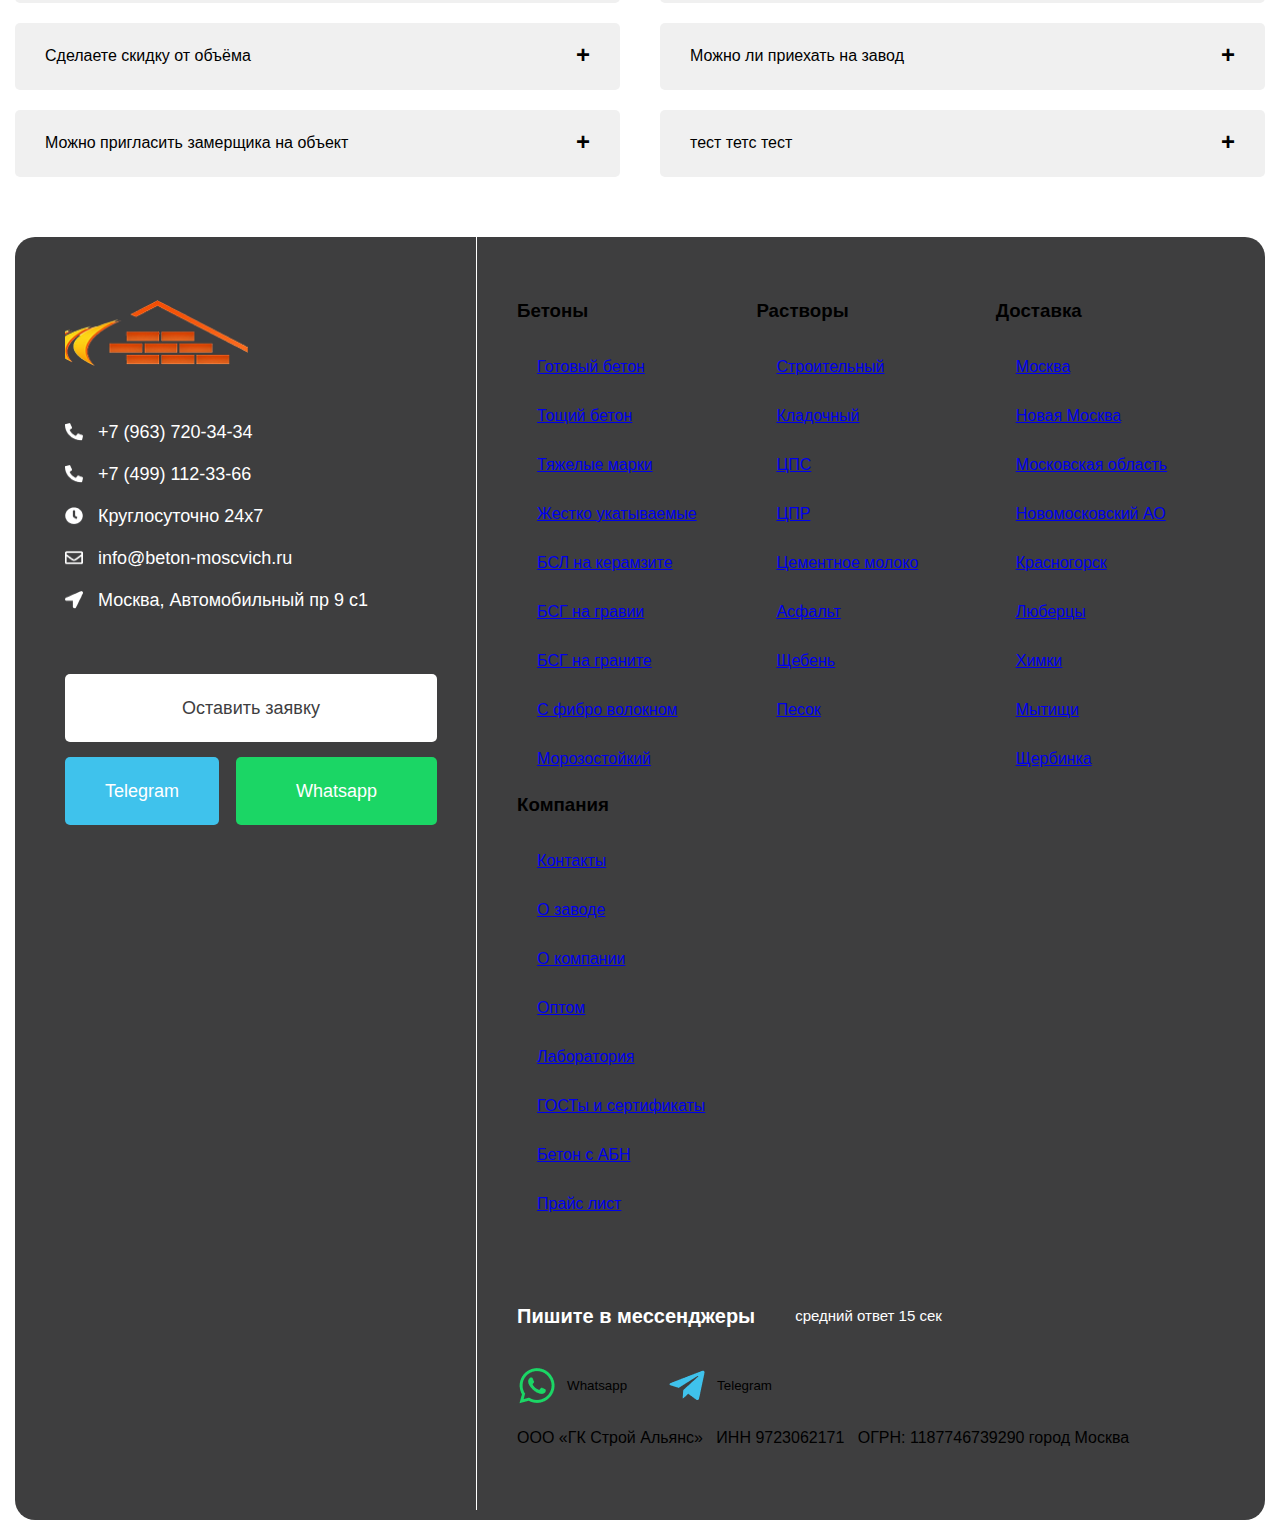
<file: beton-na-graviynom-shchebne-m200.html>
<!DOCTYPE html>
<html lang="en">

<head>
    <meta charset="UTF-8">
    <meta name="viewport" content="width=device-width, initial-scale=1.0">
    <title>Document</title>
    <link rel="stylesheet" href="styles.css">
</head>

<body>
    <header class="header">
        <div class="container">
            <div class="header__wrapper">
                <div class="block-logo">
                    <a href="/" class="logo">
                        <img src="images/logo.png" alt="Логотип Бетон Москвич" class="logo__image">
                    </a>
                </div>

                <button class="mobile-menu-toggle" aria-label="Открыть меню">
                    <span></span>
                    <span></span>
                    <span></span>
                </button>
                
                <!-- Боковая панель меню -->
                <div class="mobile-sidebar" id="mobileSidebar">
                    <div class="mobile-sidebar__overlay"></div>
                    <div class="mobile-sidebar__content">
                        <div class="mobile-sidebar__header">
                            <button class="mobile-sidebar__close" aria-label="Закрыть меню">
                                <span></span>
                                <span></span>
                            </button>
                        </div>
                        <nav class="mobile-sidebar__nav" role="navigation">
                            <ul class="mobile-nav-list" role="menubar">
                                <li class="mobile-nav-list__item" role="none">
                                    <a href="#" class="mobile-nav-list__link" role="menuitem" aria-haspopup="true" aria-expanded="false">
                                        <span>На известняковом</span>
                                        <div class="mobile-nav-list__arrow" aria-hidden="true">
                                            <img src="images/arrow-down.svg" alt="" width="8" height="5">
                                        </div>
                                    </a>
                                    <ul class="mobile-nav-dropdown" role="menu">
                                        <li class="mobile-nav-dropdown__item" role="none">
                                            <a href="#" role="menuitem">М100</a>
                                        </li>
                                        <li class="mobile-nav-dropdown__item" role="none">
                                            <a href="#" role="menuitem">М150</a>
                                        </li>
                                        <li class="mobile-nav-dropdown__item" role="none">
                                            <a href="#" role="menuitem">М200</a>
                                        </li>
                                        <li class="mobile-nav-dropdown__item" role="none">
                                            <a href="#" role="menuitem">М250</a>
                                        </li>
                                        <li class="mobile-nav-dropdown__item" role="none">
                                            <a href="#" role="menuitem">М300</a>
                                        </li>
                                        <li class="mobile-nav-dropdown__item" role="none">
                                            <a href="#" role="menuitem">М350</a>
                                        </li>
                                        <li class="mobile-nav-dropdown__item" role="none">
                                            <a href="#" role="menuitem">М400</a>
                                        </li>
                                    </ul>
                                </li>
                                <li class="mobile-nav-list__item" role="none">
                                    <a href="#" class="mobile-nav-list__link" role="menuitem" aria-haspopup="true" aria-expanded="false">
                                        <span>На доломитовом</span>
                                        <div class="mobile-nav-list__arrow" aria-hidden="true">
                                            <img src="images/arrow-down.svg" alt="" width="8" height="5">
                                        </div>
                                    </a>
                                    <ul class="mobile-nav-dropdown" role="menu">
                                        <li class="mobile-nav-dropdown__item" role="none">
                                            <a href="#" role="menuitem">М100</a>
                                        </li>
                                        <li class="mobile-nav-dropdown__item" role="none">
                                            <a href="#" role="menuitem">М150</a>
                                        </li>
                                        <li class="mobile-nav-dropdown__item" role="none">
                                            <a href="#" role="menuitem">М200</a>
                                        </li>
                                        <li class="mobile-nav-dropdown__item" role="none">
                                            <a href="#" role="menuitem">М250</a>
                                        </li>
                                        <li class="mobile-nav-dropdown__item" role="none">
                                            <a href="#" role="menuitem">М300</a>
                                        </li>
                                        <li class="mobile-nav-dropdown__item" role="none">
                                            <a href="#" role="menuitem">М350</a>
                                        </li>
                                        <li class="mobile-nav-dropdown__item" role="none">
                                            <a href="#" role="menuitem">М400</a>
                                        </li>
                                    </ul>
                                </li>
                                <li class="mobile-nav-list__item" role="none">
                                    <a href="#" class="mobile-nav-list__link" role="menuitem" aria-haspopup="true" aria-expanded="false">
                                        <span>На гравийном</span>
                                        <div class="mobile-nav-list__arrow" aria-hidden="true">
                                            <img src="images/arrow-down.svg" alt="" width="8" height="5">
                                        </div>
                                    </a>
                                    <ul class="mobile-nav-dropdown" role="menu">
                                        <li class="mobile-nav-dropdown__item" role="none">
                                            <a href="beton-na-graviynom-shchebne.html" role="menuitem">На гравийном щебне</a>
                                        </li>
                                        <li class="mobile-nav-dropdown__item" role="none">
                                            <a href="beton-na-graviynom-shchebne.html" role="menuitem">М150</a>
                                        </li>
                                        <li class="mobile-nav-dropdown__item" role="none">
                                            <a href="beton-na-graviynom-shchebne.html" role="menuitem">М200</a>
                                        </li>
                                        <li class="mobile-nav-dropdown__item" role="none">
                                            <a href="#" role="menuitem">М250</a>
                                        </li>
                                        <li class="mobile-nav-dropdown__item" role="none">
                                            <a href="#" role="menuitem">М300</a>
                                        </li>
                                        <li class="mobile-nav-dropdown__item" role="none">
                                            <a href="#" role="menuitem">М350</a>
                                        </li>
                                        <li class="mobile-nav-dropdown__item" role="none">
                                            <a href="#" role="menuitem">М400</a>
                                        </li>
                                    </ul>
                                </li>
                                <li class="mobile-nav-list__item" role="none">
                                    <a href="#" class="mobile-nav-list__link" role="menuitem" aria-haspopup="true" aria-expanded="false">
                                        <span>На гранитном</span>
                                        <div class="mobile-nav-list__arrow" aria-hidden="true">
                                            <img src="images/arrow-down.svg" alt="" width="8" height="5">
                                        </div>
                                    </a>
                                    <ul class="mobile-nav-dropdown" role="menu">
                                        <li class="mobile-nav-dropdown__item" role="none">
                                            <a href="#" role="menuitem">М100</a>
                                        </li>
                                        <li class="mobile-nav-dropdown__item" role="none">
                                            <a href="#" role="menuitem">М150</a>
                                        </li>
                                        <li class="mobile-nav-dropdown__item" role="none">
                                            <a href="#" role="menuitem">М200</a>
                                        </li>
                                        <li class="mobile-nav-dropdown__item" role="none">
                                            <a href="#" role="menuitem">М250</a>
                                        </li>
                                        <li class="mobile-nav-dropdown__item" role="none">
                                            <a href="#" role="menuitem">М300</a>
                                        </li>
                                        <li class="mobile-nav-dropdown__item" role="none">
                                            <a href="#" role="menuitem">М350</a>
                                        </li>
                                        <li class="mobile-nav-dropdown__item" role="none">
                                            <a href="#" role="menuitem">М400</a>
                                        </li>
                                    </ul>
                                </li>
                                <li class="mobile-nav-list__item" role="none">
                                    <a href="#" class="mobile-nav-list__link" role="menuitem" aria-haspopup="true" aria-expanded="false">
                                        <span>Доставка</span>
                                        <div class="mobile-nav-list__arrow" aria-hidden="true">
                                            <img src="images/arrow-down.svg" alt="" width="8" height="5">
                                        </div>
                                    </a>
                                    <ul class="mobile-nav-dropdown" role="menu">
                                        <li class="mobile-nav-dropdown__item" role="none">
                                            <a href="#" role="menuitem">Москва</a>
                                        </li>
                                        <li class="mobile-nav-dropdown__item" role="none">
                                            <a href="#" role="menuitem">Новая Москва</a>
                                        </li>
                                        <li class="mobile-nav-dropdown__item" role="none">
                                            <a href="#" role="menuitem">Московская область</a>
                                        </li>
                                        <li class="mobile-nav-dropdown__item" role="none">
                                            <a href="#" role="menuitem">Красногорск</a>
                                        </li>
                                        <li class="mobile-nav-dropdown__item" role="none">
                                            <a href="#" role="menuitem">Люберцы</a>
                                        </li>
                                        <li class="mobile-nav-dropdown__item" role="none">
                                            <a href="#" role="menuitem">Химки</a>
                                        </li>
                                        <li class="mobile-nav-dropdown__item" role="none">
                                            <a href="#" role="menuitem">Мытищи</a>
                                        </li>
                                    </ul>
                                </li>
                                <li class="mobile-nav-list__item mobile-nav-list__item--last" role="none">
                                    <a href="#" class="mobile-nav-list__link" role="menuitem">
                                        <span>О компании</span>
                                    </a>
                                </li>
                            </ul>
                        </nav>
                        
                        <!-- Контакты в мобильном меню -->
                        <div class="mobile-sidebar__contacts">
                            <div class="mobile-contact-info">
                                <div class="mobile-contact-info__label">
                                    <span>Контакты</span>
                                </div>
                                <div class="mobile-contact-info__email">
                                    <a href="mailto:info@beton-moscvich.ru" class="mobile-email-link" aria-label="Отправить письмо на info@beton-moscvich.ru">
                                        <span>info@beton-moscvich.ru</span>
                                    </a>
                                </div>
                            </div>

                            <div class="mobile-phone-button">
                                <a href="tel:+74991123366" class="mobile-phone-button__link" aria-label="Позвонить по номеру +7 (499) 112-33-66">
                                    <div class="mobile-phone-button__icon" aria-hidden="true">
                                        <img src="images/phone-icon.svg" alt="">
                                    </div>
                                    <span>+7 (499) 112-33-66</span>
                                </a>
                            </div>
                        </div>
                    </div>
                </div>
                
                <nav class="header__nav" role="navigation">
                    <ul class="nav-list" role="menubar">
                        <li class="nav-list__item" role="none">
                            <a href="#" class="nav-list__link" role="menuitem" aria-haspopup="true"
                                aria-expanded="false">
                                <span>На известняковом</span>
                                <div class="nav-list__arrow" aria-hidden="true">
                                    <img src="images/arrow-down.svg" alt="" width="8" height="5">
                                </div>
                            </a>
                            <ul class="nav-dropdown" role="menu">
                                <li class="nav-dropdown__item" role="none">
                                    <a href="#" class="nav-dropdown__link" role="menuitem">М100</a>
                                </li>
                                <li class="nav-dropdown__item" role="none">
                                    <a href="#" class="nav-dropdown__link" role="menuitem">М150</a>
                                </li>
                                <li class="nav-dropdown__item" role="none">
                                    <a href="#" class="nav-dropdown__link" role="menuitem">М200</a>
                                </li>
                                <li class="nav-dropdown__item" role="none">
                                    <a href="#" class="nav-dropdown__link" role="menuitem">М250</a>
                                </li>
                                <li class="nav-dropdown__item" role="none">
                                    <a href="#" class="nav-dropdown__link" role="menuitem">М300</a>
                                </li>
                                <li class="nav-dropdown__item" role="none">
                                    <a href="#" class="nav-dropdown__link" role="menuitem">М350</a>
                                </li>
                                <li class="nav-dropdown__item" role="none">
                                    <a href="#" class="nav-dropdown__link" role="menuitem">М400</a>
                                </li>
                            </ul>
                        </li>
                        <li class="nav-list__item" role="none">
                            <a href="#" class="nav-list__link" role="menuitem" aria-haspopup="true"
                                aria-expanded="false">
                                <span>На доломитовом</span>
                                <div class="nav-list__arrow" aria-hidden="true">
                                    <img src="images/arrow-down.svg" alt="" width="8" height="5">
                                </div>
                            </a>
                            <ul class="nav-dropdown" role="menu">
                                <li class="nav-dropdown__item" role="none">
                                    <a href="#" class="nav-dropdown__link" role="menuitem">М100</a>
                                </li>
                                <li class="nav-dropdown__item" role="none">
                                    <a href="#" class="nav-dropdown__link" role="menuitem">М150</a>
                                </li>
                                <li class="nav-dropdown__item" role="none">
                                    <a href="#" class="nav-dropdown__link" role="menuitem">М200</a>
                                </li>
                                <li class="nav-dropdown__item" role="none">
                                    <a href="#" class="nav-dropdown__link" role="menuitem">М250</a>
                                </li>
                                <li class="nav-dropdown__item" role="none">
                                    <a href="#" class="nav-dropdown__link" role="menuitem">М300</a>
                                </li>
                                <li class="nav-dropdown__item" role="none">
                                    <a href="#" class="nav-dropdown__link" role="menuitem">М350</a>
                                </li>
                                <li class="nav-dropdown__item" role="none">
                                    <a href="#" class="nav-dropdown__link" role="menuitem">М400</a>
                                </li>
                            </ul>
                        </li>
                        <li class="nav-list__item" role="none">
                            <a href="#" class="nav-list__link" role="menuitem" aria-haspopup="true"
                                aria-expanded="false">
                                <span>На гравийном</span>
                                <div class="nav-list__arrow" aria-hidden="true">
                                    <img src="images/arrow-down.svg" alt="" width="8" height="5">
                                </div>
                            </a>
                            <ul class="nav-dropdown" role="menu">
                                <li class="nav-dropdown__item" role="none">
                                    <a href="#" class="nav-dropdown__link" role="menuitem">На гравийном щебне</a>
                                </li>
                                <li class="nav-dropdown__item" role="none">
                                    <a href="#" class="nav-dropdown__link" role="menuitem">М150</a>
                                </li>
                                <li class="nav-dropdown__item" role="none">
                                    <a href="#" class="nav-dropdown__link" role="menuitem">М200</a>
                                </li>
                                <li class="nav-dropdown__item" role="none">
                                    <a href="#" class="nav-dropdown__link" role="menuitem">М250</a>
                                </li>
                                <li class="nav-dropdown__item" role="none">
                                    <a href="#" class="nav-dropdown__link" role="menuitem">М300</a>
                                </li>
                                <li class="nav-dropdown__item" role="none">
                                    <a href="#" class="nav-dropdown__link" role="menuitem">М350</a>
                                </li>
                                <li class="nav-dropdown__item" role="none">
                                    <a href="#" class="nav-dropdown__link" role="menuitem">М400</a>
                                </li>
                            </ul>
                        </li>
                        <li class="nav-list__item" role="none">
                            <a href="#" class="nav-list__link" role="menuitem" aria-haspopup="true"
                                aria-expanded="false">
                                <span>На гранитном</span>
                                <div class="nav-list__arrow" aria-hidden="true">
                                    <img src="images/arrow-down.svg" alt="" width="8" height="5">
                                </div>
                            </a>
                            <ul class="nav-dropdown" role="menu">
                                <li class="nav-dropdown__item" role="none">
                                    <a href="#" class="nav-dropdown__link" role="menuitem">М100</a>
                                </li>
                                <li class="nav-dropdown__item" role="none">
                                    <a href="#" class="nav-dropdown__link" role="menuitem">М150</a>
                                </li>
                                <li class="nav-dropdown__item" role="none">
                                    <a href="#" class="nav-dropdown__link" role="menuitem">М200</a>
                                </li>
                                <li class="nav-dropdown__item" role="none">
                                    <a href="#" class="nav-dropdown__link" role="menuitem">М250</a>
                                </li>
                                <li class="nav-dropdown__item" role="none">
                                    <a href="#" class="nav-dropdown__link" role="menuitem">М300</a>
                                </li>
                                <li class="nav-dropdown__item" role="none">
                                    <a href="#" class="nav-dropdown__link" role="menuitem">М350</a>
                                </li>
                                <li class="nav-dropdown__item" role="none">
                                    <a href="#" class="nav-dropdown__link" role="menuitem">М400</a>
                                </li>
                            </ul>
                        </li>
                        <li class="nav-list__item" role="none">
                            <a href="#" class="nav-list__link" role="menuitem" aria-haspopup="true"
                                aria-expanded="false">
                                <span>Доставка</span>
                                <div class="nav-list__arrow" aria-hidden="true">
                                    <img src="images/arrow-down.svg" alt="" width="8" height="5">
                                </div>
                            </a>
                            <ul class="nav-dropdown" role="menu">
                                <li class="nav-dropdown__item" role="none">
                                    <a href="#" class="nav-dropdown__link" role="menuitem">Москва</a>
                                </li>
                                <li class="nav-dropdown__item" role="none">
                                    <a href="#" class="nav-dropdown__link" role="menuitem">Новая Москва</a>
                                </li>
                                <li class="nav-dropdown__item" role="none">
                                    <a href="#" class="nav-dropdown__link" role="menuitem">Московская область</a>
                                </li>
                                <li class="nav-dropdown__item" role="none">
                                    <a href="#" class="nav-dropdown__link" role="menuitem">Красногорск</a>
                                </li>
                                <li class="nav-dropdown__item" role="none">
                                    <a href="#" class="nav-dropdown__link" role="menuitem">Люберцы</a>
                                </li>
                                <li class="nav-dropdown__item" role="none">
                                    <a href="#" class="nav-dropdown__link" role="menuitem">Химки</a>
                                </li>
                                <li class="nav-dropdown__item" role="none">
                                    <a href="#" class="nav-dropdown__link" role="menuitem">Мытищи</a>
                                </li>
                            </ul>
                        </li>
                        <li class="nav-list__item nav-list__item--last" role="none">
                            <a href="#" class="nav-list__link" role="menuitem">
                                <span>О компании</span>
                            </a>
                        </li>
                    </ul>
                </nav>

                <div class="header__contacts">
                    <div class="contact-info">
                        <div class="contact-info__label">
                            <span>Контакты</span>
                        </div>
                        <div class="contact-info__email">
                            <a href="mailto:info@beton-moscvich.ru" class="email-link"
                                aria-label="Отправить письмо на info@beton-moscvich.ru">
                                <span>info@beton-moscvich.ru</span>
                            </a>
                        </div>
                    </div>

                    <div class="phone-button">
                        <a href="tel:+74991123366" class="phone-button__link"
                            aria-label="Позвонить по номеру +7 (499) 112-33-66">
                            <div class="phone-button__icon" aria-hidden="true">
                                <img src="images/phone-icon.svg" alt="">
                            </div>
                            <span>+7 (499) 112-33-66</span>
                        </a>
                    </div>
                </div>
            </div>
        </div>
    </header>

    <main class="main">
        <section class="section section--first banner" aria-label="Баннер с предложением бетона">
            <div class="container">
                <div class="banner__wrapper">
                    <div class="banner__content">
                        <div class="banner__badge">
                            <p>отгрузка <span>сегодня</span></p>
                        </div>
                        <h2 class="banner__title">
                            <span class="banner__title--yellow">БЕТОН М200 на гравии<br></span>
                            <span class="banner__title--standard">с ближайшего РБУ в день обращения</span>
                            <span class="banner__title--standard banner__title--bold">по цене от 2690 ₽/м³</span>
                        </h2>
                        <p>
                            Сотрудничаем с физическими и юридическими лицами, а также государственными учреждениями
                            Москвы и ближайшего Подмосковья (до 50 км от МКАД). Наша производственная сеть включает
                            около 13 бетонных заводов (РБУ и БСУ), расположенных в столице и Московской области.
                        </p>
                        <div class="banner__actions">
                            <button class="banner__button banner__button--secondary"
                                aria-label="Получить расчёт сметы на бетон">
                                Расчёт сметы
                            </button>
                            <button class="banner__button banner__button--primary"
                                aria-label="Оставить заявку на покупку бетона">
                                Оставить заявку
                            </button>
                        </div>
                    </div>
                    <div class="banner__image-container">
                        <img src="images/beton-m200-img.png" alt="Бетонное производство Москвич Бетон">
                    </div>
                </div>
            </div>
        </section>

        <section class="gallery section">
            <div class="container">
                <div class="gallery__wrapper">
                    <div class="gallery__item">
                        <img src="images/gallery-img1.png" alt="Бетонное производство Москвич Бетон"
                            class="gallery__image">
                    </div>
                    <div class="gallery__item">
                        <img src="images/gallery-img2.png" alt="Бетонное производство Москвич Бетон"
                            class="gallery__image">
                    </div>
                    <div class="gallery__item">
                        <img src="images/gallery-img3.png" alt="Бетонное производство Москвич Бетон"
                            class="gallery__image">
                    </div>
                </div>
            </div>
        </section>

        <section class="content-block section">
            <div class="container">
                <div class="content-block__wrapper">
                    <div class="content-block__content">
                        <div class="content-wrapper">
                            <div class="content-wrapper__text-block">
                                <p>
                                    Предложение готового бетона на гравии с доставкой в сжатые сроки – это то, что
                                    предлагает компания«Москвич Бетон». Мы гарантируем выполнение каждого заказа без
                                    опозданий даже в выходные дни, не теряя драгоценного времени на перерывы.
                                    Сотрудничество с нами обеспечит вас не только высококачественным строительным
                                    материалом, но и высокопрофессиональным обслуживанием, направленным на успешное
                                    завершение всех ваших строительных проектов. «Москвич Бетон» – это надежный
                                    поставщик готового бетона, который сотрудничает с лучшими заводами и строго следит
                                    за соответствием производимого материала стандартам ГОСТ. Мы осуществляем поставку
                                    готового бетона на гравии от заводов в Москве и Московской области в радиусе 45-50
                                    км от каждого РБУ. Возможность заказа начинается всего с 1 кубического метра, что
                                    дает шанс заказать дополнительный объем по необходимости. Строгие проверки качества
                                    применяемой продукции с наших партнерских заводов проводятся аккредитованными
                                    лабораториями. Пробы отбираются экспертами для последующего тестирования в
                                    соответствии с ГОСТ. Все этапы производства подвергаются контролю качества.
                                </p>
                            </div>
                        </div>
                    </div>

                    <div class="content-block__content">
                        <div class="content-wrapper">
                            <div class="content-wrapper__text-block">
                                <p>
                                    Предложение готового бетона на гравии с доставкой в сжатые сроки – это то, что
                                    предлагает компания«Москвич Бетон». Мы гарантируем выполнение каждого заказа без
                                    опозданий даже в выходные дни, не теряя драгоценного времени на перерывы.
                                    Сотрудничество с нами обеспечит вас не только высококачественным строительным
                                    материалом, но и высокопрофессиональным обслуживанием, направленным на успешное
                                    завершение всех ваших строительных проектов. «Москвич Бетон» – это надежный
                                    поставщик готового бетона, который сотрудничает с лучшими заводами и строго следит
                                    за соответствием производимого материала стандартам ГОСТ. Мы осуществляем поставку
                                    готового бетона на гравии от заводов в Москве и Московской области в радиусе 45-50
                                    км от каждого РБУ. Возможность заказа начинается всего с 1 кубического метра, что
                                    дает шанс заказать дополнительный объем по необходимости. Строгие проверки качества
                                    применяемой продукции с наших партнерских заводов проводятся аккредитованными
                                    лабораториями. Пробы отбираются экспертами для последующего тестирования в
                                    соответствии с ГОСТ. Все этапы производства подвергаются контролю качества, включая
                                    сжатие для каждой новой партии. Наши партнеры строго придерживаются стандартов ГОСТ,
                                    что гарантирует надежность и безопасность ваших строительных проектов.
                                </p>
                            </div>
                        </div>
                    </div>
                </div>
            </div>
        </section>

        <section class="services section">
            <div class="container">
                <div class="services__container">
                    <div class="service-card">
                        <div class="service-card__icon">
                            <img src="images/icons/services-icon1.png" alt="">
                        </div>
                        <h2>Бетон по госту</h2>
                    </div>

                    <div class="service-card">
                        <div class="service-card__icon">
                            <img src="images/icons/services-icon2.png" alt="">
                        </div>
                        <h2>доставка сегодня</h2>
                    </div>

                    <div class="service-card">
                        <div class="service-card__icon">
                            <img src="images/icons/services-icon3.png" alt="">
                        </div>
                        <h2>опт прайс от 10 м³</h2>
                    </div>

                    <div class="service-card">
                        <div class="service-card__icon">
                            <img src="images/icons/services-icon4.png" alt="">
                        </div>
                        <h2>отгрузка 24/7</h2>
                    </div>
                </div>
            </div>
        </section>

        <section class="info-section section">
            <div class="container">
                <div class="info-section__wrapper">
                    <div class="info-section__content">
                        <div class="title-block title-block--white">
                            <h2>Купить бетон с доставкой</h2>
                            <p>итоговая смета зависит от цены логистики до вашего объекта
                            </p>
                        </div>

                        <div class="info-section__text">
                            <div class="info-section__text-content">
                                <p>
                                    «Москвич Бетон» создает максимально удобные условия для сотрудничества с
                                    частными и
                                    юридическими лицами, а также бюджетными организациями. Мы предлагаем купить
                                    бетон по
                                    лучшей
                                    <span class="info-section__highlight">цене</span>
                                    с доставкой, обеспечивая выгодные варианты оплаты и индивидуальный подход к
                                    каждому
                                    клиенту, что делает наше предложение особенно привлекательным и удобным. Для
                                    частных
                                    покупателей действует специальная скидка при оплате наличными, что делает наше
                                    сотрудничество ещё более доступным и комфортным. Мы также предлагаем
                                    консультируем
                                    по любым вопросам, чтобы удовлетворить все потребности и обеспечить лучший опыт
                                    сотрудничества. Для постоянных заказчиков доступны следующие способы расчёта:
                                </p>

                                <ul class="info-section__payment-list" role="list" aria-label="Способы оплаты">
                                    <li class="info-section__payment-item">
                                        <span>Платёж по безналичному расчёту с учётом
                                            налога на
                                            добавленную стоимость (НДС).</span>
                                    </li>
                                    <li class="info-section__payment-item">
                                        <span>Упрощённая система налогообложения
                                            (УСН) без НДС
                                            — в
                                            зависимости от ваших предпочтений.</span>
                                    </li>
                                    <li class="info-section__payment-item">
                                        <span>Отсрочка платежей или возможность
                                            постоплаты для
                                            постоянных заказчиков.</span>
                                    </li>
                                </ul>

                                <div class="info-section__delivery">
                                    <p>
                                        Эти варианты расчета упрощают процесс приобретения и снижают финансовую
                                        нагрузку
                                        на предприятие. «Москвич Бетон» предлагает доставку
                                        <span class="info-section__highlight">товарных бетонов</span>
                                        и
                                        <span class="info-section__highlight">растворов</span>
                                        по Москве и Московской области по выгодной цене за куб, что делает нас
                                        надёжным
                                        и выгодным партнёром в любых строительных инициативах. Для крупных
                                        покупателей,
                                        приобретающих бетонную продукцию оптом, доступны дополнительные
                                        прогрессивные
                                        скидки от 5% минимум. Чем больше объем покупаемого материала, тем выше
                                        скидка.
                                    </p>

                                    <div class="info-section__team">
                                        <p>
                                            <span class="info-section__highlight">Наша команда</span>
                                            готова предложить не только высококачественные продукты, но и
                                            профессиональную
                                            консультацию, которая поможет выбрать наиболее подходящий материал для
                                            вашего
                                            проекта. Мы стремимся обеспечить прозрачность всех условий сотрудничества и
                                            предоставить клиентам полную уверенность в качестве и надёжности нашей
                                            продукции. Мы гордимся тем, что учитываем особенности каждого строительного
                                            проекта и помогаем нашим партнерам достичь их целей в кратчайшие сроки.
                                        </p>
                                    </div>

                                    <div class="info-section__service">
                                        <p>
                                            Благодаря индивидуальному подходу и гибким условиям, мы можем удовлетворить
                                            любые запросы и удерживаем высокий уровень обслуживания для каждого
                                            заказчика.
                                        </p>
                                    </div>
                                </div>

                                <div class="info-section__company">
                                    <p>
                                        РБУ «Москвич Бетон» активно принимает участие в тендерах на муниципальном и
                                        государственном уровнях, предоставляя все необходимые документы для участия
                                        и
                                        выполнения поставок для бюджетных учреждений. Мы соответствуем требованиям
                                        ФЗ-44
                                        «О контрактной системе в сфере закупок» и ФЗ-223 «О закупках товаров, работ,
                                        услуг отдельными видами юридических лиц», что подтверждает нашу надежность,
                                        стабильность и высокое качество производимых строительных материалов. Наши
                                        клиенты — это строительные, дорожные, инженерные, управляющие и коммунальные
                                        компании
                                        <span class="info-section__highlight">по Москве</span>
                                        и Московской области, которые ценят нас за высокий профессионализм, качество
                                        продукции и оперативность выполнения заказов.
                                    </p>

                                    <div class="info-section__supplier">
                                        <p>
                                            Поставщик и производитель «Москвич Бетон» предлагает оптимальные условия для
                                            сотрудничества, помогая выбрать необходимый состав товарного бетона для
                                            фундамента и других конструкций. Операторы РБУ всегда готовы детально
                                            проконсультировать по
                                            <span class="info-section__highlight">номеру бетонного завода</span>
                                            или через онлайн-форму, помочь с оформлением заказа и предоставить полный
                                            комплект технической документации. Если вам необходимо купить бетон, наши
                                            специалисты окажут тщательную консультацию и помогут выбрать подходящий
                                            материал
                                            для вашего проекта. Поддержка на всех этапах сотрудничества гарантирует, что
                                            выбор и покупка бетонных смесей будет максимально удобной и быстрой. Круг
                                            наших
                                            возможностей охватывает гибкую организацию процесса доставки и согласования
                                            сроков, чтобы ваша строительная деятельность проходила с минимальными
                                            задержками
                                            и в полном соответствии с планами.
                                        </p>
                                    </div>
                                </div>
                            </div>
                        </div>
                    </div>

                    <div class="info-section__gallery">
                        <div class="info-section__gallery-wrapper">
                            <div class="info-section__gallery-item" role="img"
                                aria-label="Изображение бетонных работ 1">
                                <img src="images/image-1.png" alt="Бетонные работы">
                            </div>
                            <div class="info-section__gallery-item" role="img"
                                aria-label="Изображение бетонных работ 2">
                                <img src="images/image-2.png" alt="Бетонные работы">
                            </div>
                            <div class="info-section__gallery-item" role="img"
                                aria-label="Изображение бетонных работ 3">
                                <img src="images/image-3.png" alt="Бетонные работы">
                            </div>
                            <div class="info-section__gallery-item" role="img"
                                aria-label="Изображение бетонных работ 4">
                                <img src="images/image-4.png" alt="Бетонные работы">
                            </div>
                            <div class="info-section__gallery-item" role="img"
                                aria-label="Изображение бетонных работ 5">
                                <img src="images/image-5.png" alt="Бетонные работы">
                            </div>
                            <div class="info-section__gallery-item" role="img"
                                aria-label="Изображение бетонных работ 6">
                                <img src="images/image-6-441e57.png" alt="Бетонные работы"
>
                            </div>
                            <div class="info-section__gallery-item" role="img"
                                aria-label="Изображение бетонных работ 7">
                                <img src="images/image-7.png" alt="Бетонные работы">
                            </div>
                            <div class="info-section__gallery-item" role="img"
                                aria-label="Изображение бетонных работ 8">
                                <img src="images/image-8.png" alt="Бетонные работы">
                            </div>
                            <div class="info-section__gallery-item" role="img"
                                aria-label="Изображение бетонных работ 9">
                                <img src="images/image-9.png" alt="Бетонные работы">
                            </div>
                            <div class="info-section__gallery-item" role="img"
                                aria-label="Изображение бетонных работ 10">
                                <img src="images/image-10.png" alt="Бетонные работы"
>
                            </div>
                        </div>
                    </div>
                </div>
            </div>
        </section>

        <section class="pricing-section section">
            <div class="container">
                <div class="title-block">
                    <h2>Бетон купить цена</h2>
                    <p>итоговая смета зависит от цены логистики до вашего объекта
                    </p>
                </div>
                <div class="pricing-tabs">
                    <div class="pricing-tabs__wrapper" role="tabpanel" aria-labelledby="limestone-tab">
                        <div class="pricing-table">
                            <table class="price-table">
                                <caption class="price-table__caption">На известковом щебне 5х20 мм</caption>
                                <thead class="price-table__head">
                                    <tr class="price-table__row">
                                        <th class="price-table__cell price-table__cell--grade" scope="col">Марка</th>
                                        <th class="price-table__cell price-table__cell--specification" scope="col">
                                            Характеристики</th>
                                        <th class="price-table__cell price-table__cell--price" scope="col">Цена</th>
                                    </tr>
                                </thead>
                                <tbody class="price-table__body">
                                    <tr class="price-table__row">
                                        <td class="price-table__cell price-table__cell--grade">
                                            <span>М100</span>
                                        </td>
                                        <td class="price-table__cell price-table__cell--specification">
                                            <span>B7.5 П4 F100 W4</span>
                                        </td>
                                        <td class="price-table__cell price-table__cell--price">
                                            <span>от 5000 р/м3</span>
                                        </td>
                                    </tr>
                                    <tr class="price-table__row">
                                        <td class="price-table__cell price-table__cell--grade">
                                            <span>М150</span>
                                        </td>
                                        <td class="price-table__cell price-table__cell--specification">
                                            <span>B10 П4 F150 W4</span>
                                        </td>
                                        <td class="price-table__cell price-table__cell--price">
                                            <span>от 5100 р/м3</span>
                                        </td>
                                    </tr>
                                    <tr class="price-table__row">
                                        <td class="price-table__cell price-table__cell--grade">
                                            <span>М150</span>
                                        </td>
                                        <td class="price-table__cell price-table__cell--specification">
                                            <span>B12,5 П4 F150 W2</span>
                                        </td>
                                        <td class="price-table__cell price-table__cell--price">
                                            <span>от 5200 р/м3</span>
                                        </td>
                                    </tr>
                                    <tr class="price-table__row">
                                        <td class="price-table__cell price-table__cell--grade">
                                            <span>М200</span>
                                        </td>
                                        <td class="price-table__cell price-table__cell--specification">
                                            <span>B15 П4 F150 W2</span>
                                        </td>
                                        <td class="price-table__cell price-table__cell--price">
                                            <span>от 5250 р/м3</span>
                                        </td>
                                    </tr>
                                    <tr class="price-table__row">
                                        <td class="price-table__cell price-table__cell--grade">
                                            <span>М250</span>
                                        </td>
                                        <td class="price-table__cell price-table__cell--specification">
                                            <span>B20 П4 F150 W4</span>
                                        </td>
                                        <td class="price-table__cell price-table__cell--price">
                                            <span>от 5450 р/м3</span>
                                        </td>
                                    </tr>
                                    <tr class="price-table__row">
                                        <td class="price-table__cell price-table__cell--grade">
                                            <span>М300</span>
                                        </td>
                                        <td class="price-table__cell price-table__cell--specification">
                                            <span>B22.5 П4 F150 W6</span>
                                        </td>
                                        <td class="price-table__cell price-table__cell--price">
                                            <span>от 5650 р/м3</span>
                                        </td>
                                    </tr>
                                    <tr class="price-table__row">
                                        <td class="price-table__cell price-table__cell--grade">
                                            <span>М350</span>
                                        </td>
                                        <td class="price-table__cell price-table__cell--specification">
                                            <span>B25 П4 F200 W10</span>
                                        </td>
                                        <td class="price-table__cell price-table__cell--price">
                                            <span>от 5750 р/м3</span>
                                        </td>
                                    </tr>
                                    <tr class="price-table__row">
                                        <td class="price-table__cell price-table__cell--grade">
                                            <span>М400</span>
                                        </td>
                                        <td class="price-table__cell price-table__cell--specification">
                                            <span>B30 П4 F200 W10</span>
                                        </td>
                                        <td class="price-table__cell price-table__cell--price">
                                            <span>от 5980 р/м3</span>
                                        </td>
                                    </tr>
                                    <tr class="price-table__row">
                                        <td class="price-table__cell price-table__cell--grade">
                                            <span>М450</span>
                                        </td>
                                        <td class="price-table__cell price-table__cell--specification">
                                            <span>B35 П4 F300 W10</span>
                                        </td>
                                        <td class="price-table__cell price-table__cell--price">
                                            <span>от 6260 р/м3</span>
                                        </td>
                                    </tr>
                                    <tr class="price-table__row">
                                        <td class="price-table__cell price-table__cell--grade">
                                            <span>М500</span>
                                        </td>
                                        <td class="price-table__cell price-table__cell--specification">
                                            <span>B40 П4 F300 W12</span>
                                        </td>
                                        <td class="price-table__cell price-table__cell--price">
                                            <span>от 6750 р/м3</span>
                                        </td>
                                    </tr>
                                </tbody>
                            </table>

                            <div class="pricing-table__footer">
                                <div class="pricing-table__actions">
                                    <button class="button button--primary" aria-label="Получить оптовую смету от 10 м³">
                                        Оптовая смета от 10 м³
                                    </button>
                                    <div class="pricing-table__disclaimer">
                                        <p>
                                            * на сайте представлены актуальные оптовые цены, для расчёта
                                            итоговой сметы с логистикой, звоните дежурному оператору по номеру
                                            <a href="tel:+74991123366"
                                                aria-label="Позвонить по номеру +7 (499) 112-33-66">+7 (499)
                                                112-33-66</a>
                                        </p>
                                    </div>
                                </div>
                            </div>
                        </div>

                        <div class="pricing-table">
                            <table class="price-table">
                                <caption class="price-table__caption">На гранитном щебне 5х20 мм</caption>
                                <thead class="price-table__head">
                                    <tr class="price-table__row">
                                        <th class="price-table__cell price-table__cell--grade" scope="col">Марка</th>
                                        <th class="price-table__cell price-table__cell--specification" scope="col">
                                            Характеристики</th>
                                        <th class="price-table__cell price-table__cell--price" scope="col">Цена</th>
                                    </tr>
                                </thead>
                                <tbody class="price-table__body">
                                    <tr class="price-table__row">
                                        <td class="price-table__cell price-table__cell--grade">
                                            <span>М100</span>
                                        </td>
                                        <td class="price-table__cell price-table__cell--specification">
                                            <span>B7.5 П4 F100 W4</span>
                                        </td>
                                        <td class="price-table__cell price-table__cell--price">
                                            <span>от 5970 р/м3</span>
                                        </td>
                                    </tr>
                                    <tr class="price-table__row">
                                        <td class="price-table__cell price-table__cell--grade">
                                            <span>М150</span>
                                        </td>
                                        <td class="price-table__cell price-table__cell--specification">
                                            <span>B10 П4 F150 W4</span>
                                        </td>
                                        <td class="price-table__cell price-table__cell--price">
                                            <span>от 6050 р/м3</span>
                                        </td>
                                    </tr>
                                    <tr class="price-table__row">
                                        <td class="price-table__cell price-table__cell--grade">
                                            <span>М150</span>
                                        </td>
                                        <td class="price-table__cell price-table__cell--specification">
                                            <span>B12,5 П4 F150 W2</span>
                                        </td>
                                        <td class="price-table__cell price-table__cell--price">
                                            <span>от 6100 р/м3</span>
                                        </td>
                                    </tr>
                                    <tr class="price-table__row">
                                        <td class="price-table__cell price-table__cell--grade">
                                            <span>М200</span>
                                        </td>
                                        <td class="price-table__cell price-table__cell--specification">
                                            <span>B15 П4 F150 W2</span>
                                        </td>
                                        <td class="price-table__cell price-table__cell--price">
                                            <span>от 6200 р/м3</span>
                                        </td>
                                    </tr>
                                    <tr class="price-table__row">
                                        <td class="price-table__cell price-table__cell--grade">
                                            <span>М250</span>
                                        </td>
                                        <td class="price-table__cell price-table__cell--specification">
                                            <span>B20 П4 F150 W4</span>
                                        </td>
                                        <td class="price-table__cell price-table__cell--price">
                                            <span>от 6550 р/м3</span>
                                        </td>
                                    </tr>
                                    <tr class="price-table__row">
                                        <td class="price-table__cell price-table__cell--grade">
                                            <span>М300</span>
                                        </td>
                                        <td class="price-table__cell price-table__cell--specification">
                                            <span>B22.5 П4 F150 W6</span>
                                        </td>
                                        <td class="price-table__cell price-table__cell--price">
                                            <span>от 6750 р/м3</span>
                                        </td>
                                    </tr>
                                    <tr class="price-table__row">
                                        <td class="price-table__cell price-table__cell--grade">
                                            <span>М350</span>
                                        </td>
                                        <td class="price-table__cell price-table__cell--specification">
                                            <span>B25 П4 F200 W10</span>
                                        </td>
                                        <td class="price-table__cell price-table__cell--price">
                                            <span>от 6950 р/м3</span>
                                        </td>
                                    </tr>
                                    <tr class="price-table__row">
                                        <td class="price-table__cell price-table__cell--grade">
                                            <span>М400</span>
                                        </td>
                                        <td class="price-table__cell price-table__cell--specification">
                                            <span>B30 П4 F200 W10</span>
                                        </td>
                                        <td class="price-table__cell price-table__cell--price">
                                            <span>от 7100 р/м3</span>
                                        </td>
                                    </tr>
                                    <tr class="price-table__row">
                                        <td class="price-table__cell price-table__cell--grade">
                                            <span>М450</span>
                                        </td>
                                        <td class="price-table__cell price-table__cell--specification">
                                            <span>B35 П4 F300 W10</span>
                                        </td>
                                        <td class="price-table__cell price-table__cell--price">
                                            <span>от 7200 р/м3</span>
                                        </td>
                                    </tr>
                                    <tr class="price-table__row">
                                        <td class="price-table__cell price-table__cell--grade">
                                            <span>М500</span>
                                        </td>
                                        <td class="price-table__cell price-table__cell--specification">
                                            <span>B40 П4 F300 W12</span>
                                        </td>
                                        <td class="price-table__cell price-table__cell--price">
                                            <span>от 7400 р/м3</span>
                                        </td>
                                    </tr>
                                </tbody>
                            </table>

                            <div class="pricing-table__footer">
                                <div class="pricing-table__actions">
                                    <button class="button button--primary" aria-label="Получить оптовую смету от 10 м³">
                                        Оптовая смета от 10 м³
                                    </button>
                                    <div class="pricing-table__disclaimer">
                                        <p>
                                            * на сайте представлены актуальные оптовые цены, для расчёта
                                            итоговой сметы с логистикой, звоните дежурному оператору по
                                            номеру
                                            <a href="tel:+74991123366"
                                                aria-label="Позвонить по номеру +7 (499) 112-33-66">+7 (499)
                                                112-33-66</a>
                                        </p>
                                    </div>
                                </div>
                            </div>
                        </div>
                    </div>
        </section>

        <section class="regions-section section">
            <div class="container">
                <div class="title-block">
                    <h2>Купить бетон с доставкой от производителя</h2>
                    <p>Отгрузка на объекты Москвы, Новой Москвы, Московской области
                    </p>
                </div>
                <div class="regions-wrapper">
                    <article class="region-block">
                        <div class="region-header">
                            <h3>Калужская область</h3>
                        </div>
                        <nav class="cities-nav" aria-label="Города Калужской области">
                            <div class="cities-container">
                                <button class="city-button" type="button" aria-label="Город Таруса">
                                    <span>Таруса</span>
                                </button>
                                <button class="city-button" type="button" aria-label="Город Ферзиково">
                                    <span>Ферзиково</span>
                                </button>
                                <button class="city-button" type="button" aria-label="Город Дубна">
                                    <span>Дубна</span>
                                </button>
                            </div>
                        </nav>
                    </article>

                    <article class="region-block">
                        <div class="region-header">
                            <h3>Тульская область</h3>
                        </div>
                        <nav class="cities-nav" aria-label="Города Тульской области">
                            <div class="cities-container">
                                <button class="city-button" type="button" aria-label="Город Тула">
                                    <span>Тула</span>
                                </button>
                                <button class="city-button" type="button" aria-label="Город Суворов">
                                    <span>Суворов</span>
                                </button>
                                <button class="city-button" type="button" aria-label="Город Рассвет">
                                    <span>Рассвет</span>
                                </button>
                                <button class="city-button" type="button" aria-label="Город Щекино">
                                    <span>Щекино</span>
                                </button>
                                <button class="city-button" type="button" aria-label="Город Заокский">
                                    <span>Заокский</span>
                                </button>
                                <button class="city-button" type="button" aria-label="Город Ясногорск">
                                    <span>Ясногорск</span>
                                </button>
                                <button class="city-button" type="button" aria-label="Город Новогуровский">
                                    <span>Новогуровский</span>
                                </button>
                            </div>
                        </nav>
                    </article>
                </div>
            </div>
        </section>

        <section class="faq section">
            <div class="container">
                <div class="title-block">
                    <h2>Вопросы и ответы</h2>
                    <p>часто задаваемые вопросы при оформлении сделки</p>
                </div>

                <div class="faq__wrapper">
                    <div class="faq__list">
                        <div class="faq__item">
                            <p class="faq__question">Что влияет на конечную стоимость</p>
                            <p class="faq__answer">На сайте представлены актуальные цена бетонов и растворов, однако
                                помимо самого материала, также требуется учесть стоимость доставки
                                бетонных смесей. Как и на любом заводе, на конечную цену каждого куба
                                бетона, влияет объём вашего заказа: чем крупнее партия, тем ниже итоговая
                                стоимость. Оптовая цена на бетон и раствор начинается от 10 м3. На цену
                                также влияет интенсивность отгрузки, время отгрузки, а также форма
                                оплаты. Все подробности сделки уточняйте у дежурного оператора БСУ</p>
                            <span>+</span>
                        </div>

                        <div class="faq__item">
                            <p class="faq__question">Что влияет на конечную стоимость</p>
                            <p class="faq__answer">На сайте представлены актуальные цена бетонов и растворов, однако
                                помимо самого материала, также требуется учесть стоимость доставки
                                бетонных смесей. Как и на любом заводе, на конечную цену каждого куба
                                бетона, влияет объём вашего заказа: чем крупнее партия, тем ниже итоговая
                                стоимость. Оптовая цена на бетон и раствор начинается от 10 м3. На цену
                                также влияет интенсивность отгрузки, время отгрузки, а также форма
                                оплаты. Все подробности сделки уточняйте у дежурного оператора БСУ</p>
                            <span>+</span>
                        </div>

                        <div class="faq__item">
                            <p class="faq__question">Сколько стоит доставка на объект</p>
                            <p class="faq__answer">На сайте представлены актуальные цена бетонов и растворов, однако
                                помимо самого материала, также требуется учесть стоимость доставки
                                бетонных смесей. Как и У</p>
                            <span>+</span>
                        </div>

                        <div class="faq__item">
                            <p class="faq__question">Куда вы можете привезти бетон</p>
                            <p class="faq__answer">На сайте представлены актуальные цена бетонов и растворов, однако
                                помимо самого материала, также требуется учесть стоимость доставки
                                бетонных смесей. Как и на любом заводе, на конечную цену каждого куба
                                бетона, влияет объём вашего за`1eqwdafregsdzx</p>
                            <span>+</span>
                        </div>

                        <div class="faq__item">
                            <p class="faq__question">Сделаете скидку от объёма</p>
                            <p class="faq__answer">На сайте представлены актуальные цена бетонов и растворов, однако
                                помимо самого материала, также требуется учесть стоимость доставки
                                бетонных смесей. Как и на2222222222222222222222</p>
                            <span>+</span>
                        </div>

                        <div class="faq__item">
                            <p class="faq__question">Можно ли приехать на завод</p>
                            <p class="faq__answer">На сайте представлены актуальные цена бетонов и растворов, однако
                                помимо222222222222222У</p>
                            <span>+</span>
                        </div>

                        <div class="faq__item">
                            <p class="faq__question">Можно пригласить замерщика на объект</p>
                            <p class="faq__answer">На22222222222222</p>
                            <span>+</span>
                        </div>

                        <div class="faq__item">
                            <p class="faq__question">тест тетс тест</p>
                            <p class="faq__answer">тест тетс тест тест тетс тест тест тетс тесттест тетс тесттест тетс
                                тесттест тетс тесттест тетс тесттест тетс тест</p>
                            <span>+</span>
                        </div>
                    </div>
                </div>
            </div>
        </section>
    </main>

    <footer class="footer" role="contentinfo" aria-label="Информация о компании и контакты">
        <div class="container">
            <div class="footer__wrapper">
                <div class="footer__container">
                    <div class="footer__contacts">
                        <div class="block-logo block-logo--footer">
                            <a href="/" class="logo">
                                <img src="images/logo.png" alt="Логотип Бетон Москвич" class="logo__image">
                            </a>
                        </div>

                        <ul class="footer__contact-list" role="list" aria-label="Контактная информация">
                            <li class="footer__contact-item">
                                <div class="footer__contact-icon">
                                    <img src="images/footer-phone.png" alt="" aria-hidden="true">
                                </div>
                                <a href="tel:+79637203434" class="footer__contact-text">+7 (963) 720-34-34</a>
                            </li>

                            <li class="footer__contact-item">
                                <div class="footer__contact-icon">
                                    <img src="images/footer-phone.png" alt="" aria-hidden="true">
                                </div>
                                <a href="tel:+74991123366" class="footer__contact-text">+7 (499) 112-33-66</a>
                            </li>

                            <li class="footer__contact-item">
                                <div class="footer__contact-icon">
                                    <img src="images/footer-watch.png" alt="" aria-hidden="true">
                                </div>
                                <span class="footer__contact-text">Круглосуточно 24х7</span>
                            </li>

                            <li class="footer__contact-item">
                                <div class="footer__contact-icon">
                                    <img src="images/footer-mail.png" alt="" aria-hidden="true">
                                </div>
                                <a href="mailto:info@beton-moscvich.ru"
                                    class="footer__contact-text">info@beton-moscvich.ru</a>
                            </li>

                            <li class="footer__contact-item">
                                <div class="footer__contact-icon">
                                    <img src="images/footer-geo.png" alt="" aria-hidden="true">
                                </div>
                                <span class="footer__contact-text">Москва, Автомобильный пр 9 с1</span>
                            </li>
                        </ul>

                        <div class="footer__actions">
                            <button class="footer__button footer__button--primary" type="button"
                                aria-label="Оставить заявку">
                                Оставить заявку
                            </button>

                            <div class="footer__messengers">
                                <button class="footer__button footer__button--telegram" type="button"
                                    aria-label="Написать в Telegram">
                                    Telegram
                                </button>
                                <button class="footer__button footer__button--whatsapp" type="button"
                                    aria-label="Написать в WhatsApp">
                                    Whatsapp
                                </button>
                            </div>
                        </div>
                    </div>


                    <div class="footer__navigation">
                        <nav class="footer__nav" role="navigation" aria-label="Основная навигация">
                            <div class="footer__nav-column">
                                <h3>Бетоны</h3>
                                <ul class="footer__nav-list" role="list">
                                    <li class="footer__nav-item"><a href="#">Готовый бетон</a>
                                    </li>
                                    <li class="footer__nav-item"><a href="#">Тощий бетон</a>
                                    </li>
                                    <li class="footer__nav-item"><a href="#">Тяжелые марки</a>
                                    </li>
                                    <li class="footer__nav-item"><a href="#">Жестко
                                            укатываемые</a></li>
                                    <li class="footer__nav-item"><a href="#">БСЛ на
                                            керамзите</a></li>
                                    <li class="footer__nav-item"><a href="#">БСГ на гравии</a>
                                    </li>
                                    <li class="footer__nav-item"><a href="#">БСГ на граните</a>
                                    </li>
                                    <li class="footer__nav-item"><a href="#">С фибро
                                            волокном</a></li>
                                    <li class="footer__nav-item"><a href="#">Морозостойкий</a>
                                    </li>
                                </ul>
                            </div>

                            <div class="footer__nav-column">
                                <h3>Растворы</h3>
                                <ul class="footer__nav-list" role="list">
                                    <li class="footer__nav-item"><a href="#">Строительный</a>
                                    </li>
                                    <li class="footer__nav-item"><a href="#">Кладочный</a></li>
                                    <li class="footer__nav-item"><a href="#">ЦПС</a></li>
                                    <li class="footer__nav-item"><a href="#">ЦПР</a></li>
                                    <li class="footer__nav-item"><a href="#">Цементное
                                            молоко</a></li>
                                    <li class="footer__nav-item"><a href="#">Асфальт</a></li>
                                    <li class="footer__nav-item"><a href="#">Щебень</a></li>
                                    <li class="footer__nav-item"><a href="#">Песок</a></li>
                                </ul>
                            </div>

                            <div class="footer__nav-column">
                                <h3>Доставка</h3>
                                <ul class="footer__nav-list" role="list">
                                    <li class="footer__nav-item"><a href="#">Москва</a></li>
                                    <li class="footer__nav-item"><a href="#">Новая Москва</a>
                                    </li>
                                    <li class="footer__nav-item"><a href="#">Московская
                                            область</a></li>
                                    <li class="footer__nav-item"><a href="#">Новомосковский
                                            АО</a></li>
                                    <li class="footer__nav-item"><a href="#">Красногорск</a>
                                    </li>
                                    <li class="footer__nav-item"><a href="#">Люберцы</a></li>
                                    <li class="footer__nav-item"><a href="#">Химки</a></li>
                                    <li class="footer__nav-item"><a href="#">Мытищи</a></li>
                                    <li class="footer__nav-item"><a href="#">Щербинка</a></li>
                                </ul>
                            </div>

                            <div class="footer__nav-column">
                                <h3>Компания</h3>
                                <ul class="footer__nav-list" role="list">
                                    <li class="footer__nav-item"><a href="#">Контакты</a></li>
                                    <li class="footer__nav-item"><a href="#">О заводе</a></li>
                                    <li class="footer__nav-item"><a href="#">О компании</a>
                                    </li>
                                    <li class="footer__nav-item"><a href="#">Оптом</a></li>
                                    <li class="footer__nav-item"><a href="#">Лаборатория</a>
                                    </li>
                                    <li class="footer__nav-item"><a href="#">ГОСТы и
                                            сертификаты</a></li>
                                    <li class="footer__nav-item"><a href="#">Бетон с АБН</a>
                                    </li>
                                    <li class="footer__nav-item"><a href="#">Прайс лист</a>
                                    </li>
                                </ul>
                            </div>
                        </nav>

                        <div class="footer__bottom">
                            <div class="footer__bottom-container">
                                <div class="footer__messenger-info">
                                    <p class="footer__messenger-title">Пишите в мессенджеры</p>
                                    <p class="footer__messenger-subtitle">средний ответ 15 сек</p>

                                    <div class="footer__messenger-buttons">
                                        <button class="footer__messenger-btn footer__messenger-btn--whatsapp"
                                            type="button" aria-label="Написать в WhatsApp">
                                            <div class="footer__messenger-icon">
                                                <img src="images/ws-icon.png" alt="">
                                            </div>
                                            <span>Whatsapp</span>
                                        </button>

                                        <button class="footer__messenger-btn footer__messenger-btn--telegram"
                                            type="button" aria-label="Написать в Telegram">
                                            <div class="footer__messenger-icon">
                                                <img src="images/tg-icon.png" alt="">
                                            </div>
                                            <span>Telegram</span>
                                        </button>
                                    </div>
                                </div>

                                <div class="footer__company-info">
                                    <p>ООО «ГК Строй Альянс» &nbsp; ИНН 9723062171 &nbsp;
                                        ОГРН: 1187746739290
                                        город Москва</p>
                                </div>
                            </div>
                        </div>
                    </div>
                </div>
            </div>
        </div>
    </footer>

    <script src="script.js"></script>
</body>

</html>
</file>
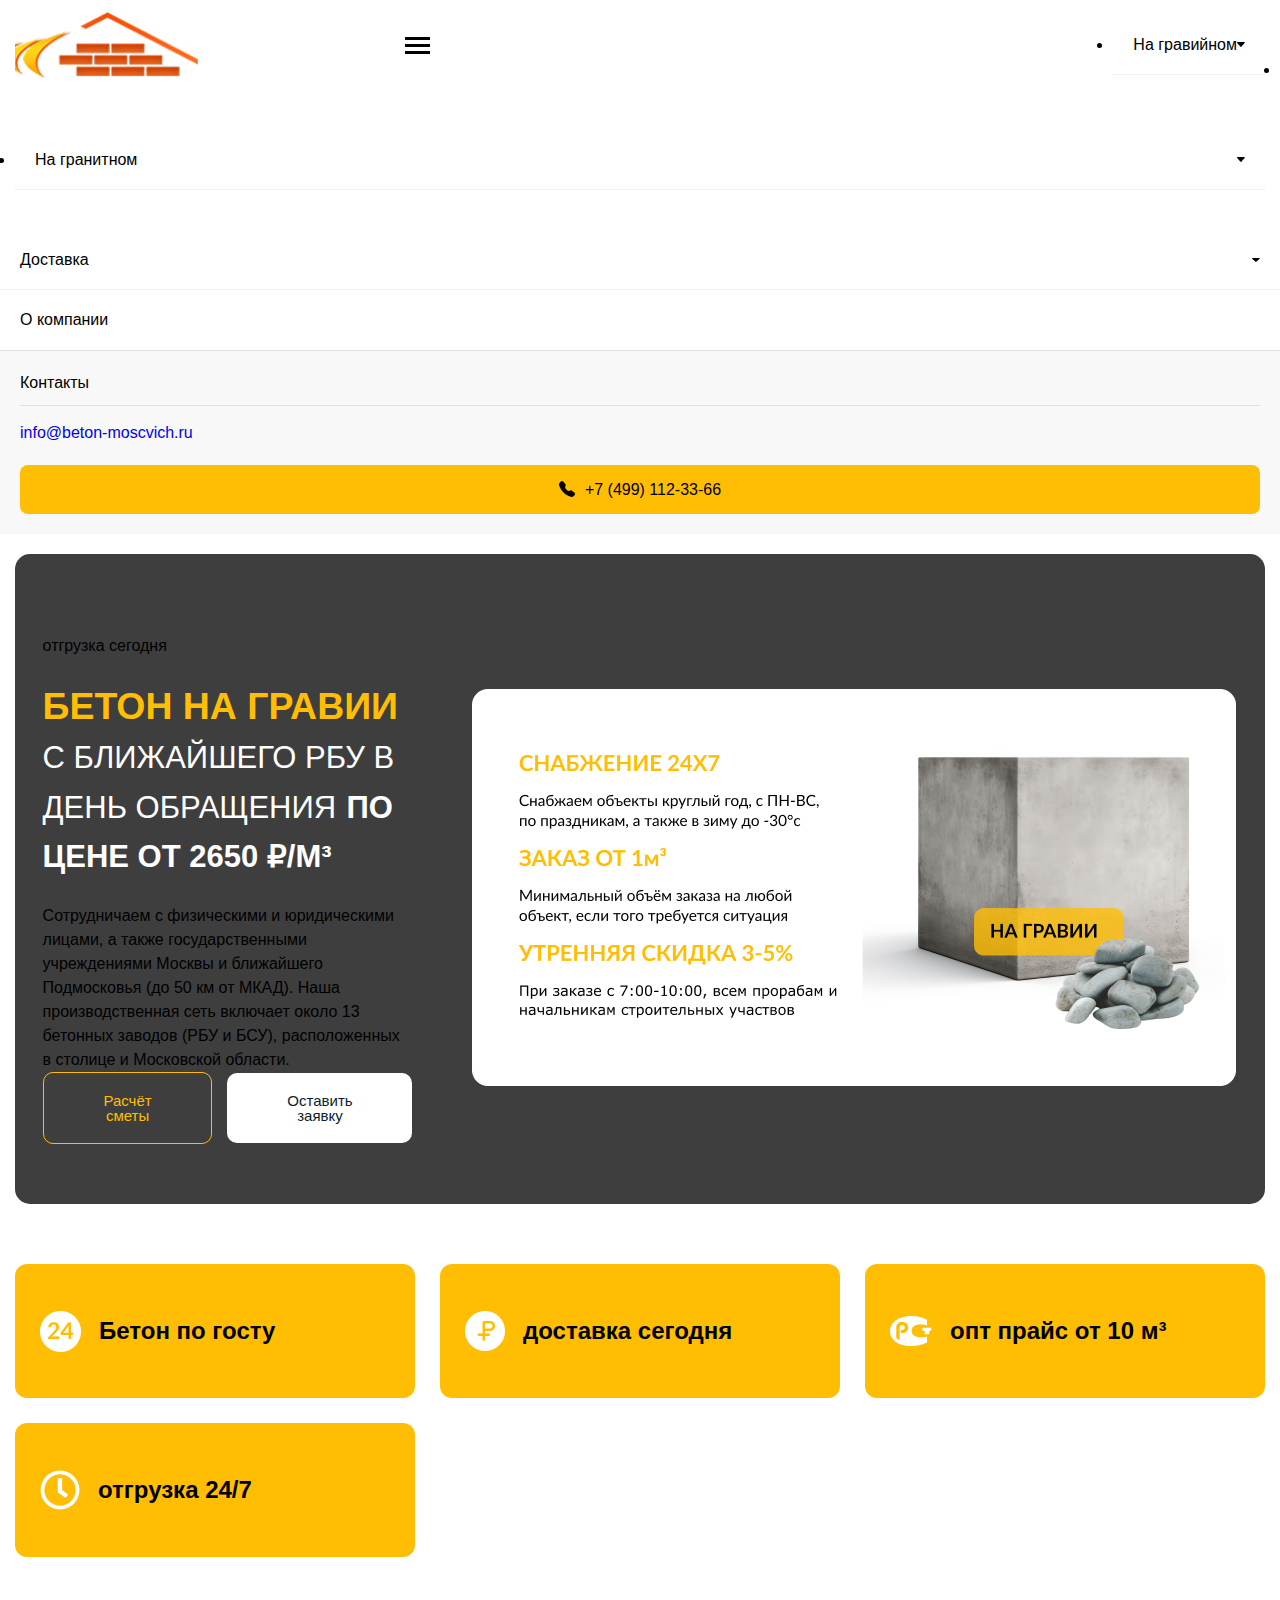
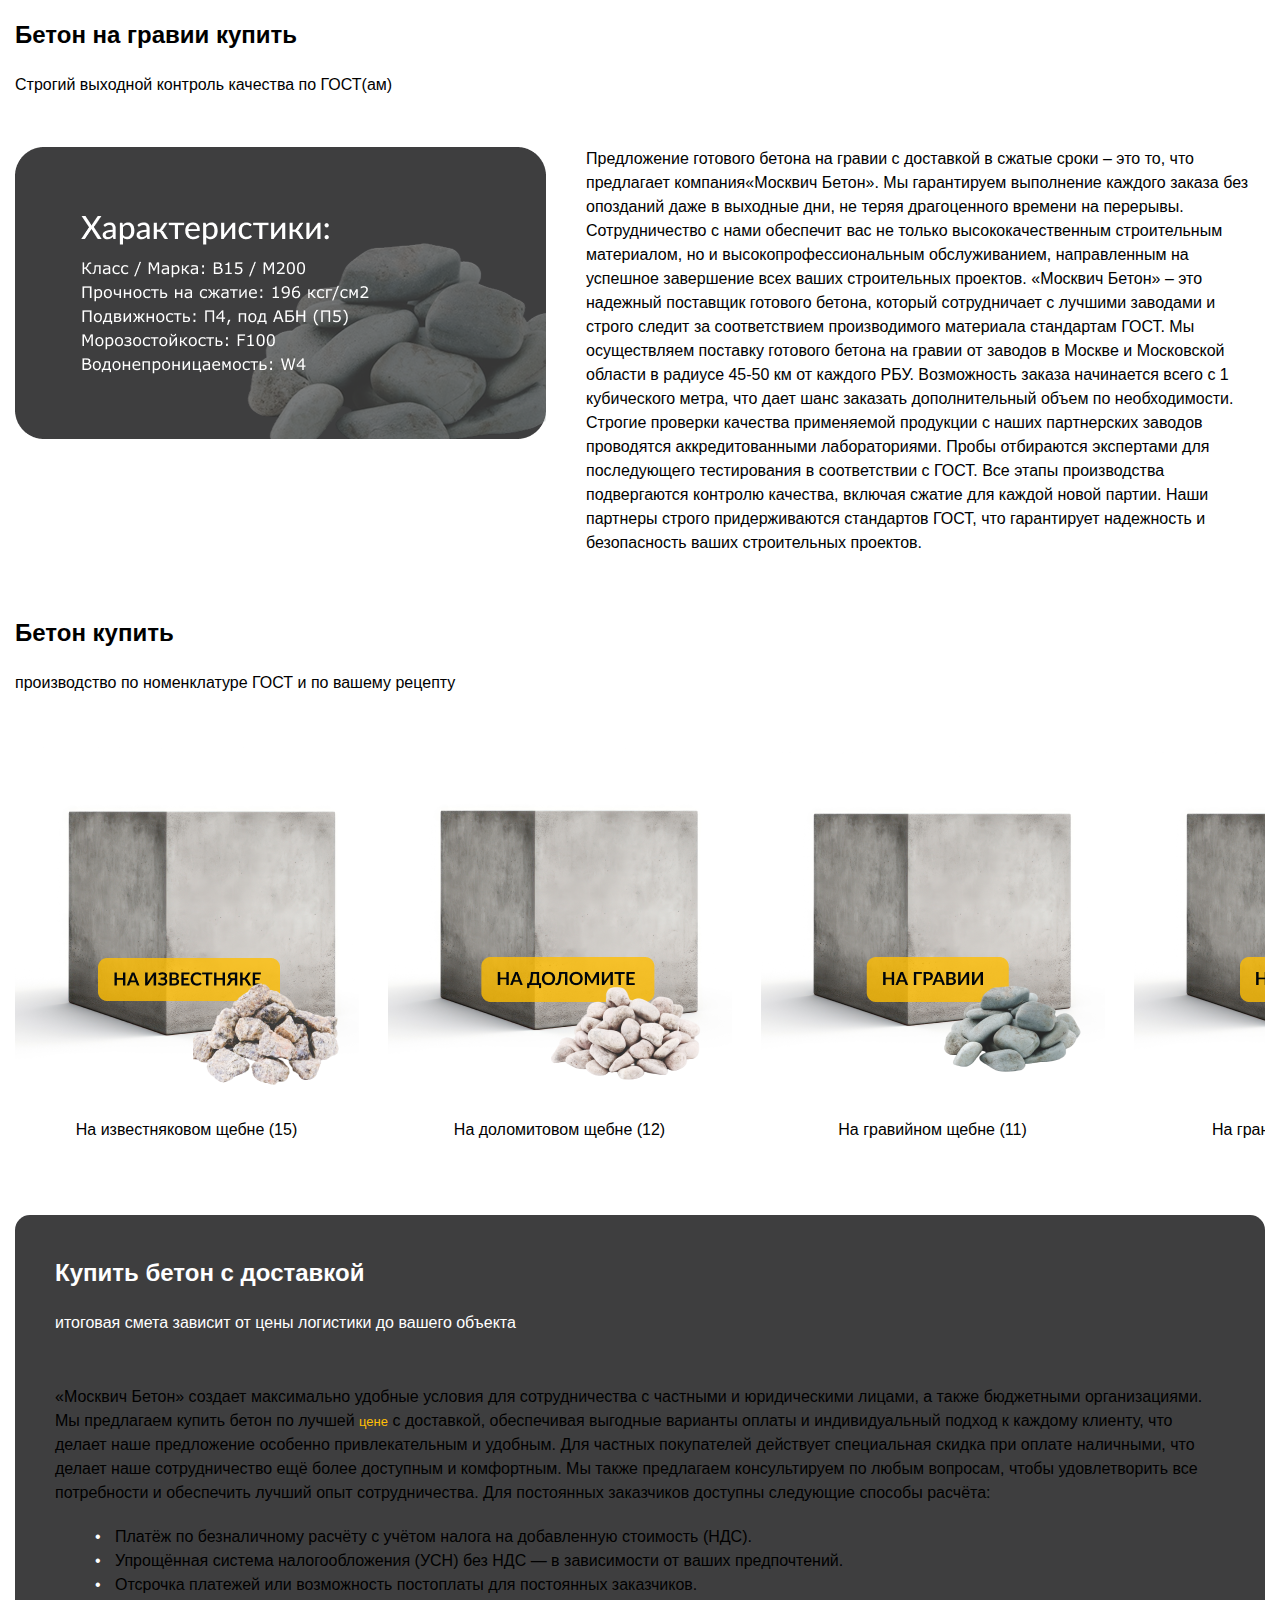
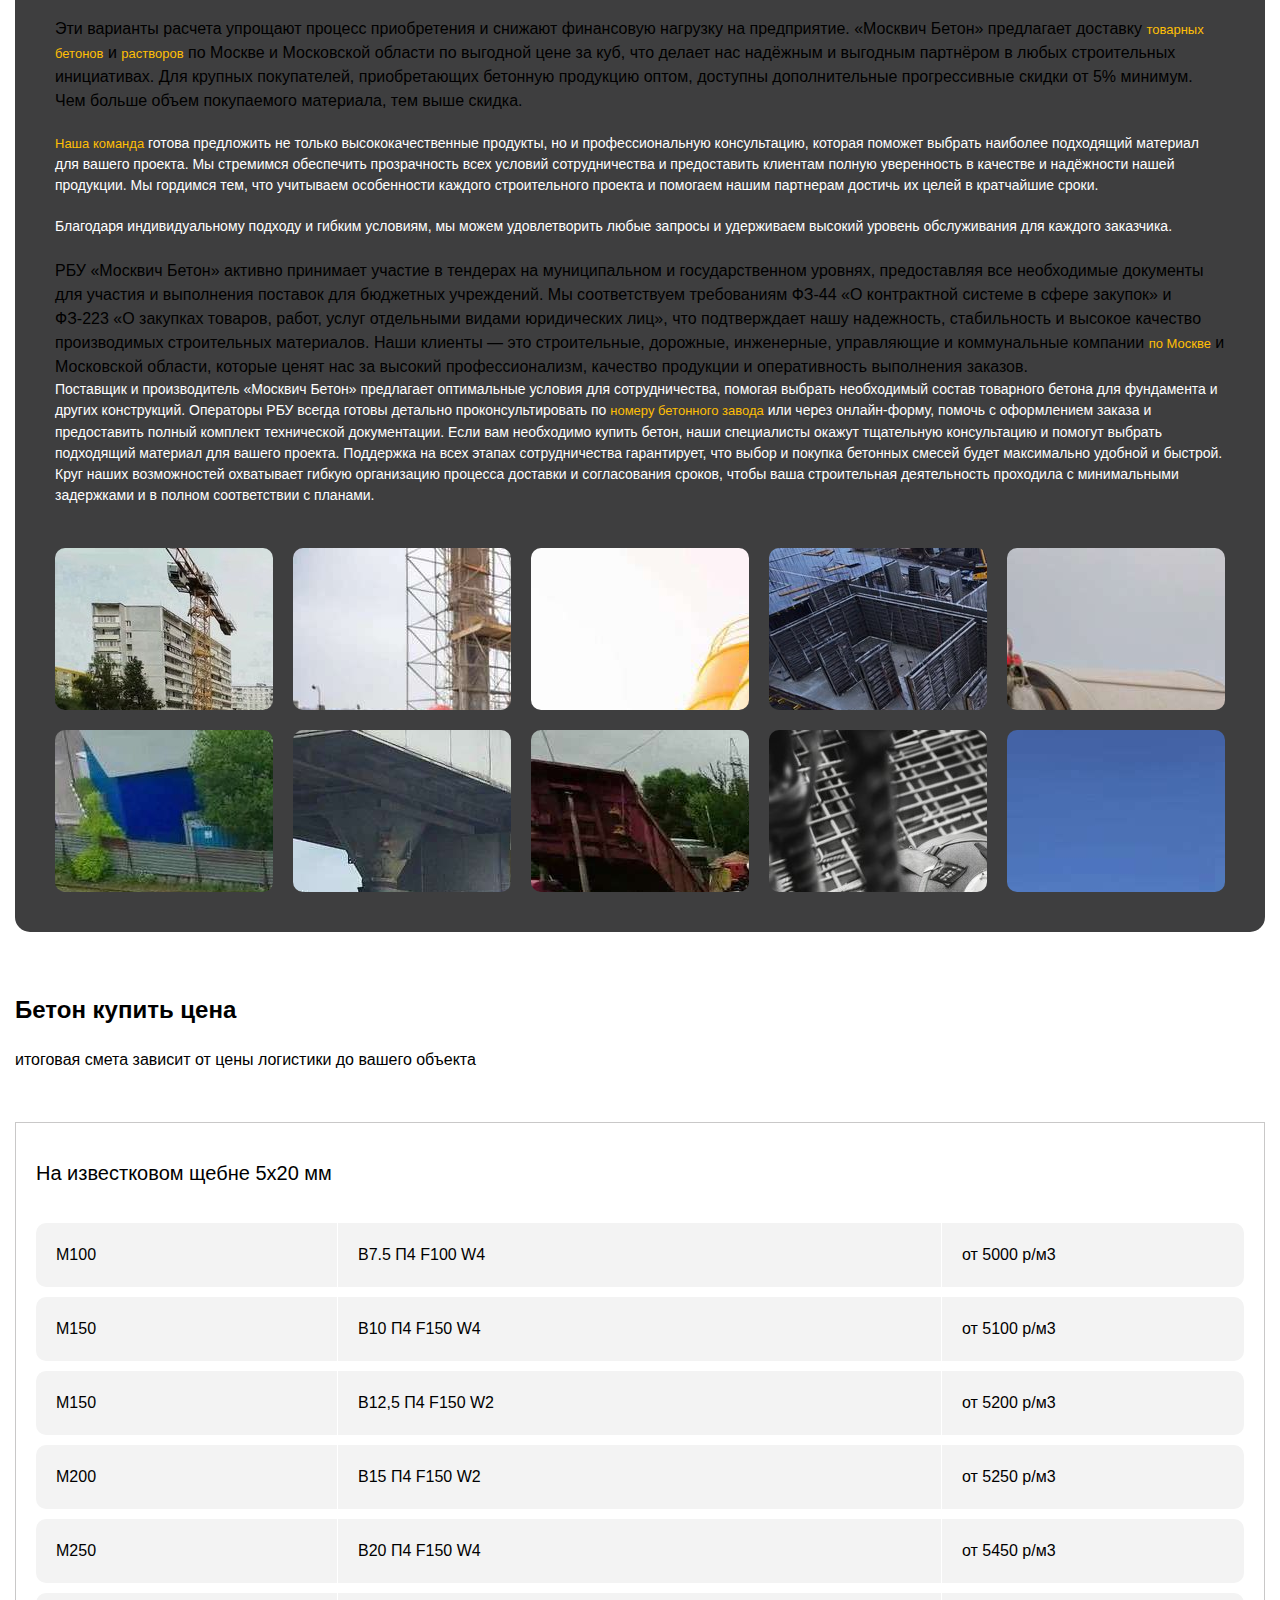
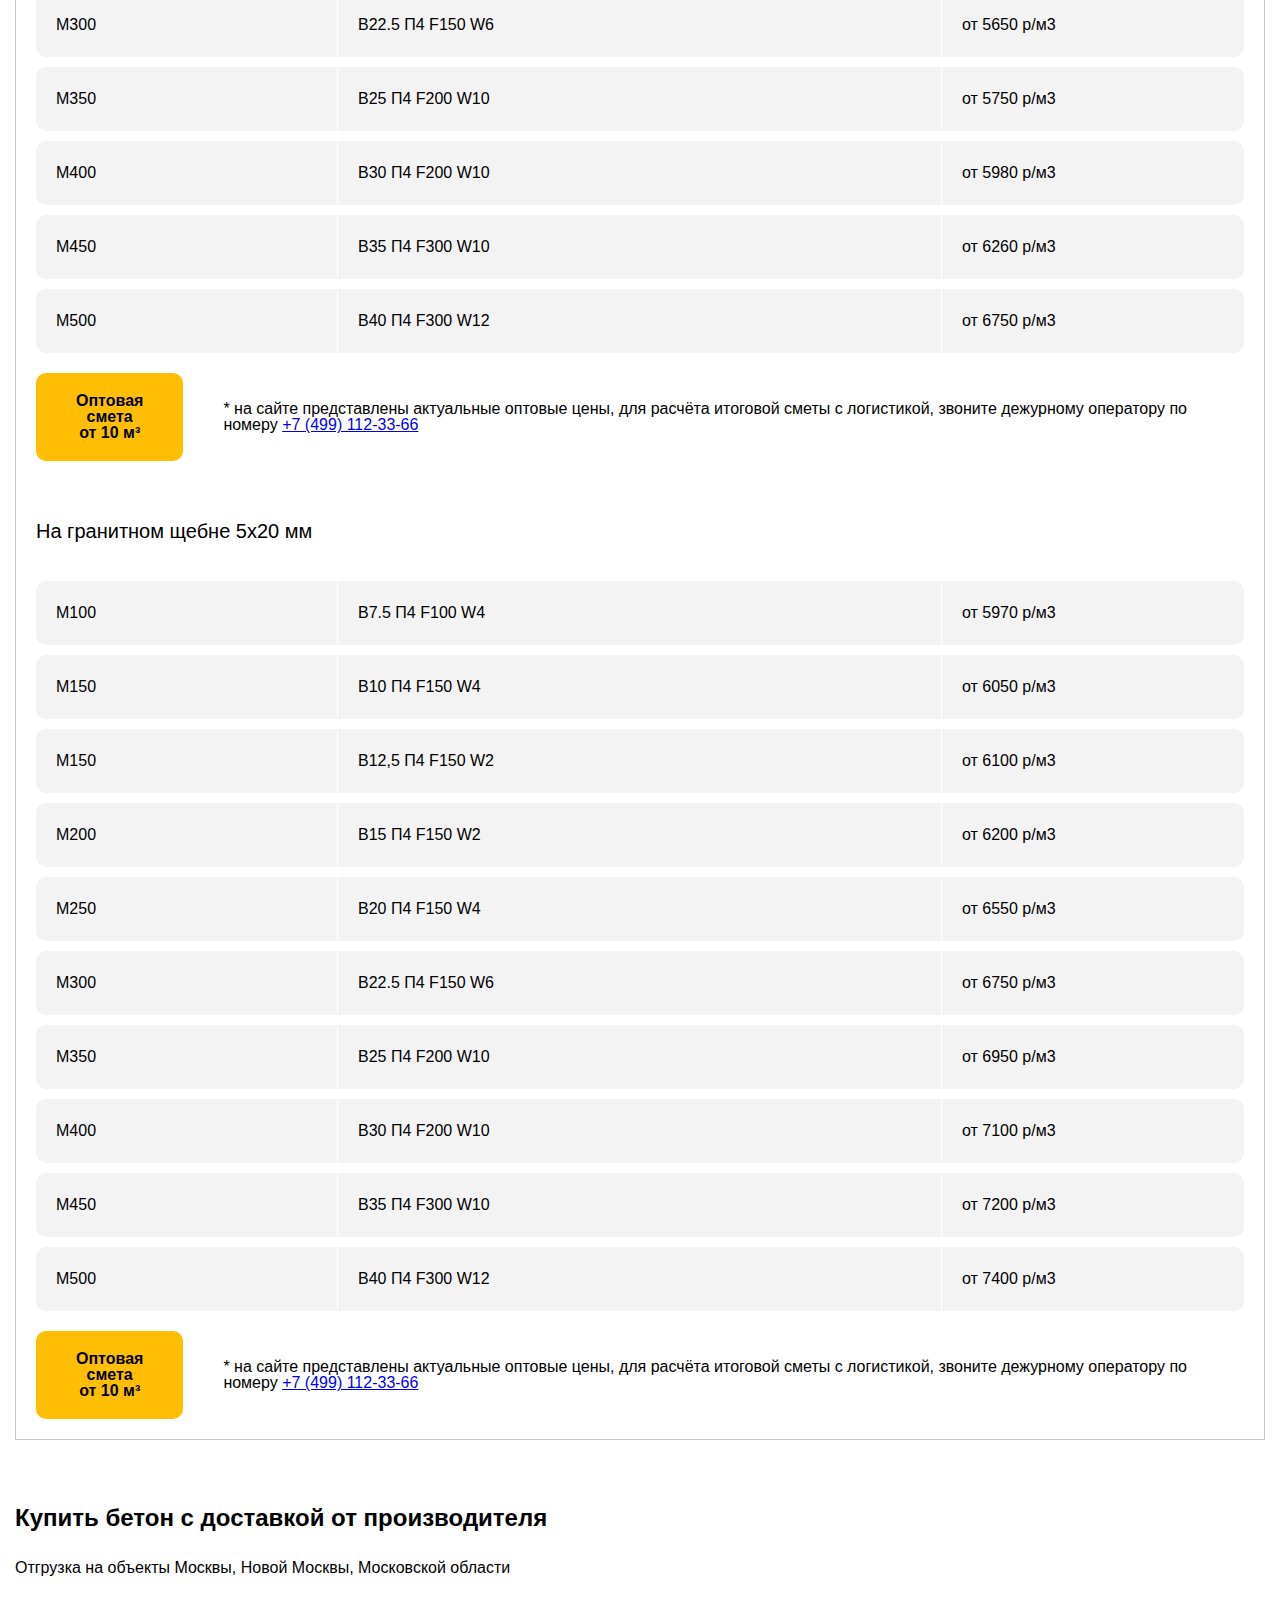
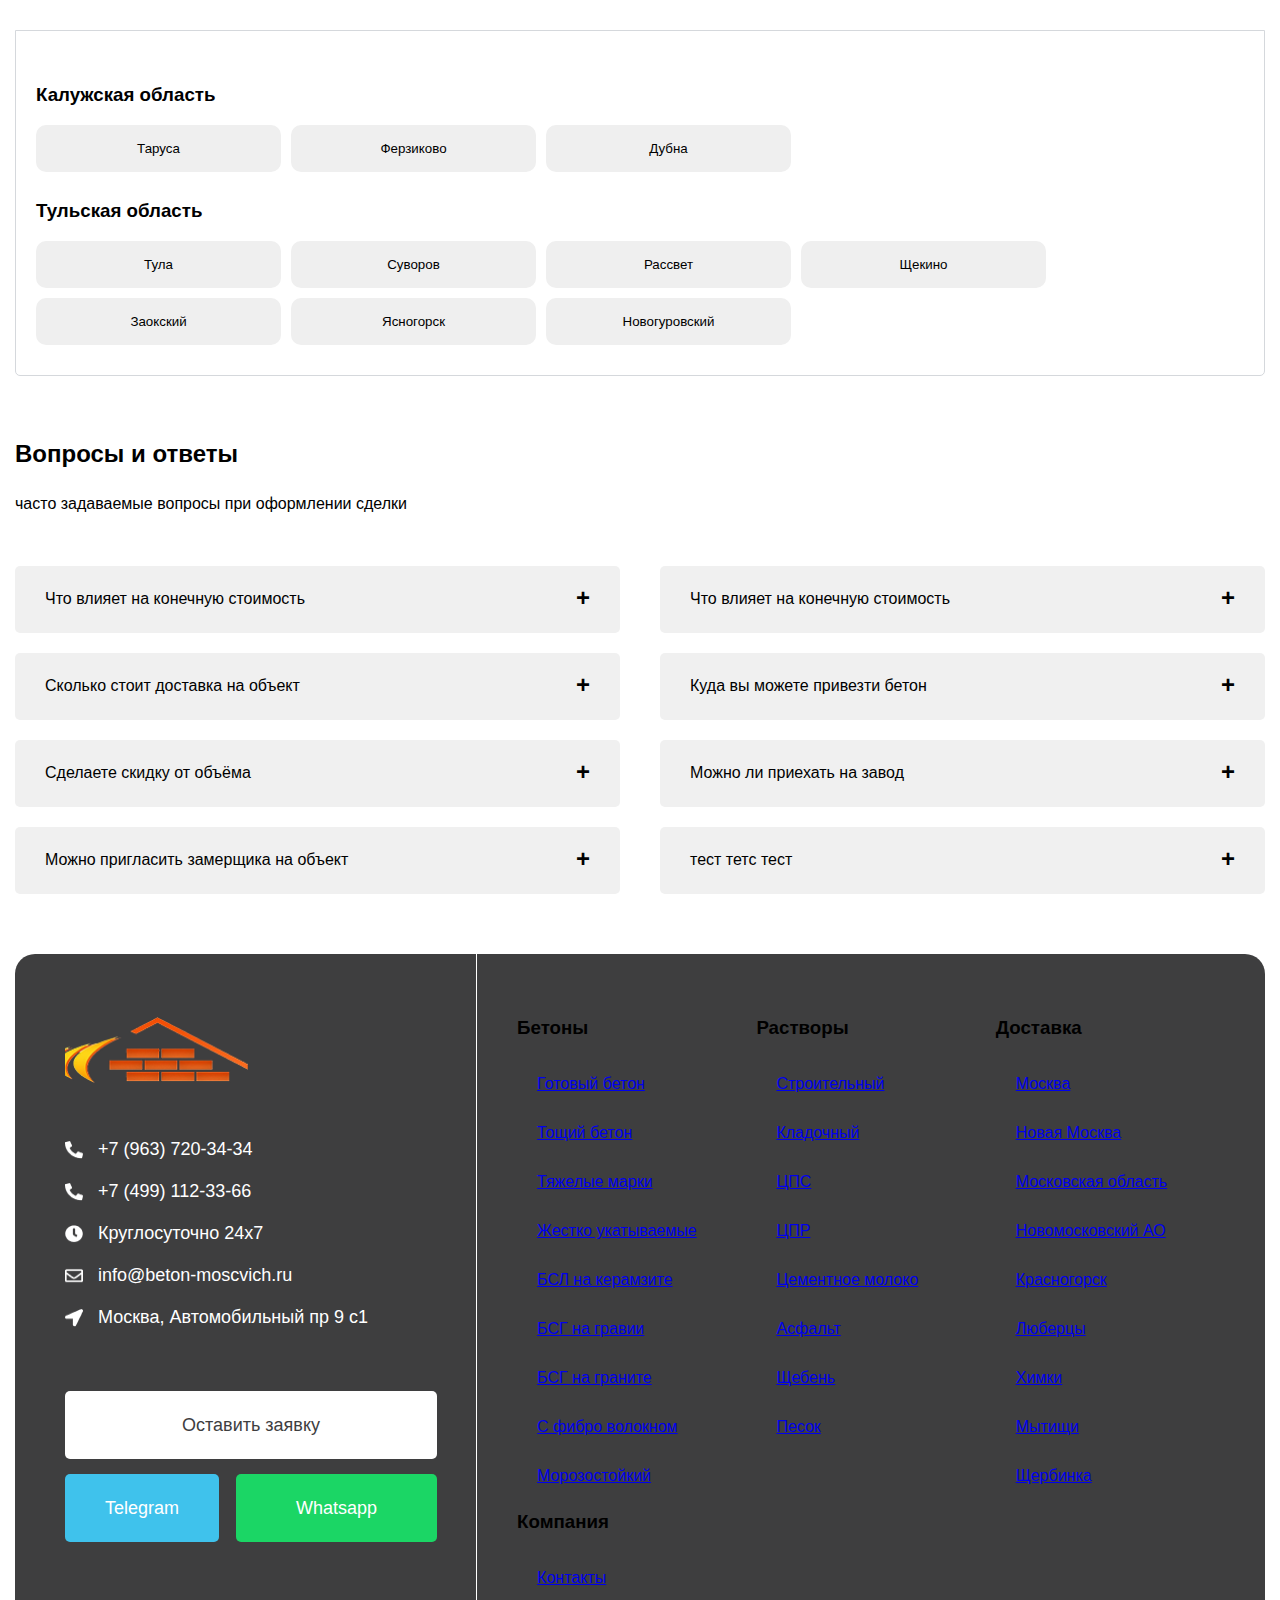
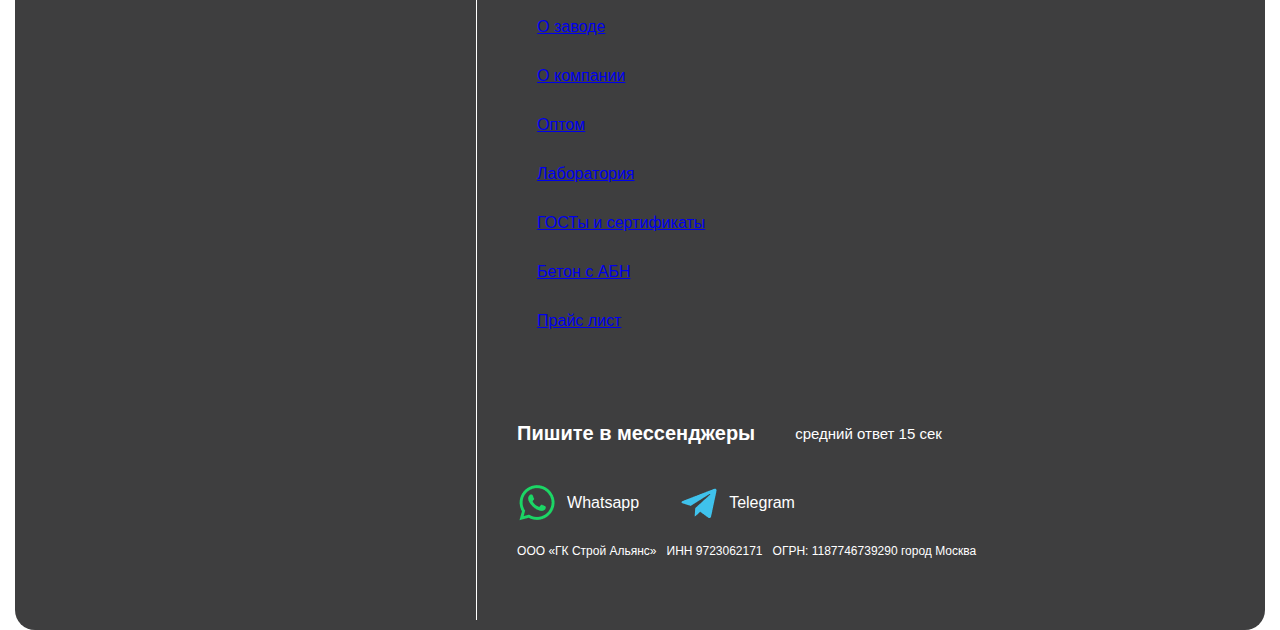
<file: beton-na-graviynom-shchebne.html>
<!DOCTYPE html>
<html lang="en">

<head>
    <meta charset="UTF-8">
    <meta name="viewport" content="width=device-width, initial-scale=1.0">
    <title>Document</title>
    <link rel="stylesheet" href="styles.css">
</head>

<body>
    <header class="header">
        <div class="container">
            <div class="header__wrapper">
                <div class="block-logo">
                    <a href="/" class="logo">
                        <img src="images/logo.png" alt="Логотип Бетон Москвич" class="logo__image">
                    </a>
                </div>

                <button class="mobile-menu-toggle" aria-label="Открыть меню">
                    <span></span>
                    <span></span>
                    <span></span>
                </button>
                
                <!-- Боковая панель меню -->
                <div class="mobile-sidebar" id="mobileSidebar">
                    <div class="mobile-sidebar__overlay"></div>
                    <div class="mobile-sidebar__content">
                        <div class="mobile-sidebar__header">
                            <button class="mobile-sidebar__close" aria-label="Закрыть меню">
                                <span></span>
                                <span></span>
                            </button>
                        </div>
                        <nav class="mobile-sidebar__nav" role="navigation">
                            <ul class="mobile-nav-list" role="menubar">
                                <li class="mobile-nav-list__item" role="none">
                                    <a href="#" class="mobile-nav-list__link" role="menuitem" aria-haspopup="true" aria-expanded="false">
                                        <span>На известняковом</span>
                                        <span class="mobile-nav-list__arrow" aria-hidden="true">
                                            <img src="images/arrow-down.svg" alt="" width="8" height="5">
                                        </div>
                                    </a>
                                    <ul class="mobile-nav-dropdown" role="menu">
                                        <li class="mobile-nav-dropdown__item" role="none">
                                            <a href="#" role="menuitem">М100</a>
                                        </li>
                                        <li class="mobile-nav-dropdown__item" role="none">
                                            <a href="#" role="menuitem">М150</a>
                                        </li>
                                        <li class="mobile-nav-dropdown__item" role="none">
                                            <a href="#" role="menuitem">М200</a>
                                        </li>
                                        <li class="mobile-nav-dropdown__item" role="none">
                                            <a href="#" role="menuitem">М250</a>
                                        </li>
                                        <li class="mobile-nav-dropdown__item" role="none">
                                            <a href="#" role="menuitem">М300</a>
                                        </li>
                                        <li class="mobile-nav-dropdown__item" role="none">
                                            <a href="#" role="menuitem">М350</a>
                                        </li>
                                        <li class="mobile-nav-dropdown__item" role="none">
                                            <a href="#" role="menuitem">М400</a>
                                        </li>
                                    </ul>
                                </li>
                                <li class="mobile-nav-list__item" role="none">
                                    <a href="#" class="mobile-nav-list__link" role="menuitem" aria-haspopup="true" aria-expanded="false">
                                        <span>На доломитовом</span>
                                        <span class="mobile-nav-list__arrow" aria-hidden="true">
                                            <img src="images/arrow-down.svg" alt="" width="8" height="5">
                                        </div>
                                    </a>
                                    <ul class="mobile-nav-dropdown" role="menu">
                                        <li class="mobile-nav-dropdown__item" role="none">
                                            <a href="#" role="menuitem">М100</a>
                                        </li>
                                        <li class="mobile-nav-dropdown__item" role="none">
                                            <a href="#" role="menuitem">М150</a>
                                        </li>
                                        <li class="mobile-nav-dropdown__item" role="none">
                                            <a href="#" role="menuitem">М200</a>
                                        </li>
                                        <li class="mobile-nav-dropdown__item" role="none">
                                            <a href="#" role="menuitem">М250</a>
                                        </li>
                                        <li class="mobile-nav-dropdown__item" role="none">
                                            <a href="#" role="menuitem">М300</a>
                                        </li>
                                        <li class="mobile-nav-dropdown__item" role="none">
                                            <a href="#" role="menuitem">М350</a>
                                        </li>
                                        <li class="mobile-nav-dropdown__item" role="none">
                                            <a href="#" role="menuitem">М400</a>
                                        </li>
                                    </ul>
                                </li>
                                <li class="mobile-nav-list__item" role="none">
                                    <a href="#" class="mobile-nav-list__link" role="menuitem" aria-haspopup="true" aria-expanded="false">
                                        <span>На гравийном</span>
                                        <span class="mobile-nav-list__arrow" aria-hidden="true">
                                            <img src="images/arrow-down.svg" alt="" width="8" height="5">
                                        </div>
                                    </a>
                                    <ul class="mobile-nav-dropdown" role="menu">
                                        <li class="mobile-nav-dropdown__item" role="none">
                                            <a href="beton-na-graviynom-shchebne.html" role="menuitem">На гравийном щебне</a>
                                        </li>
                                        <li class="mobile-nav-dropdown__item" role="none">
                                            <a href="beton-na-graviynom-shchebne.html" role="menuitem">М150</a>
                                        </li>
                                        <li class="mobile-nav-dropdown__item" role="none">
                                            <a href="beton-na-graviynom-shchebne.html" role="menuitem">М200</a>
                                        </li>
                                        <li class="mobile-nav-dropdown__item" role="none">
                                            <a href="#" role="menuitem">М250</a>
                                        </li>
                                        <li class="mobile-nav-dropdown__item" role="none">
                                            <a href="#" role="menuitem">М300</a>
                                        </li>
                                        <li class="mobile-nav-dropdown__item" role="none">
                                            <a href="#" role="menuitem">М350</a>
                                        </li>
                                        <li class="mobile-nav-dropdown__item" role="none">
                                            <a href="#" role="menuitem">М400</a>
                                        </li>
                                    </ul>
                                </li>
                                <li class="mobile-nav-list__item" role="none">
                                    <a href="#" class="mobile-nav-list__link" role="menuitem" aria-haspopup="true" aria-expanded="false">
                                        <span>На гранитном</span>
                                        <span class="mobile-nav-list__arrow" aria-hidden="true">
                                            <img src="images/arrow-down.svg" alt="" width="8" height="5">
                                        </div>
                                    </a>
                                    <ul class="mobile-nav-dropdown" role="menu">
                                        <li class="mobile-nav-dropdown__item" role="none">
                                            <a href="#" role="menuitem">М100</a>
                                        </li>
                                        <li class="mobile-nav-dropdown__item" role="none">
                                            <a href="#" role="menuitem">М150</a>
                                        </li>
                                        <li class="mobile-nav-dropdown__item" role="none">
                                            <a href="#" role="menuitem">М200</a>
                                        </li>
                                        <li class="mobile-nav-dropdown__item" role="none">
                                            <a href="#" role="menuitem">М250</a>
                                        </li>
                                        <li class="mobile-nav-dropdown__item" role="none">
                                            <a href="#" role="menuitem">М300</a>
                                        </li>
                                        <li class="mobile-nav-dropdown__item" role="none">
                                            <a href="#" role="menuitem">М350</a>
                                        </li>
                                        <li class="mobile-nav-dropdown__item" role="none">
                                            <a href="#" role="menuitem">М400</a>
                                        </li>
                                    </ul>
                                </li>
                                <li class="mobile-nav-list__item" role="none">
                                    <a href="#" class="mobile-nav-list__link" role="menuitem" aria-haspopup="true" aria-expanded="false">
                                        <span>Доставка</span>
                                        <span class="mobile-nav-list__arrow" aria-hidden="true">
                                            <img src="images/arrow-down.svg" alt="" width="8" height="5">
                                        </div>
                                    </a>
                                    <ul class="mobile-nav-dropdown" role="menu">
                                        <li class="mobile-nav-dropdown__item" role="none">
                                            <a href="#" role="menuitem">Москва</a>
                                        </li>
                                        <li class="mobile-nav-dropdown__item" role="none">
                                            <a href="#" role="menuitem">Новая Москва</a>
                                        </li>
                                        <li class="mobile-nav-dropdown__item" role="none">
                                            <a href="#" role="menuitem">Московская область</a>
                                        </li>
                                        <li class="mobile-nav-dropdown__item" role="none">
                                            <a href="#" role="menuitem">Красногорск</a>
                                        </li>
                                        <li class="mobile-nav-dropdown__item" role="none">
                                            <a href="#" role="menuitem">Люберцы</a>
                                        </li>
                                        <li class="mobile-nav-dropdown__item" role="none">
                                            <a href="#" role="menuitem">Химки</a>
                                        </li>
                                        <li class="mobile-nav-dropdown__item" role="none">
                                            <a href="#" role="menuitem">Мытищи</a>
                                        </li>
                                    </ul>
                                </li>
                                <li class="mobile-nav-list__item mobile-nav-list__item--last" role="none">
                                    <a href="#" class="mobile-nav-list__link" role="menuitem">
                                        <span>О компании</span>
                                    </a>
                                </li>
                            </ul>
                        </nav>
                        
                        <!-- Контакты в мобильном меню -->
                        <div class="mobile-sidebar__contacts">
                            <div class="mobile-contact-info">
                                <div class="mobile-contact-info__label">
                                    <span>Контакты</span>
                                </div>
                                <div class="mobile-contact-info__email">
                                    <a href="mailto:info@beton-moscvich.ru" class="mobile-email-link" aria-label="Отправить письмо на info@beton-moscvich.ru">
                                        <span>info@beton-moscvich.ru</span>
                                    </a>
                                </div>
                            </div>

                            <div class="mobile-phone-button">
                                <a href="tel:+74991123366" class="mobile-phone-button__link" aria-label="Позвонить по номеру +7 (499) 112-33-66">
                                    <div class="mobile-phone-button__icon" aria-hidden="true">
                                        <img src="images/phone-icon.svg" alt="">
                                    </div>
                                    <span>+7 (499) 112-33-66</span>
                                </a>
                            </div>
                        </div>
                    </div>
                </div>
                
                <nav class="header__nav" role="navigation">
                    <ul class="nav-list" role="menubar">
                        <li class="nav-list__item" role="none">
                            <a href="#" class="nav-list__link" role="menuitem" aria-haspopup="true"
                                aria-expanded="false">
                                <span>На известняковом</span>
                                <div class="nav-list__arrow" aria-hidden="true">
                                    <img src="images/arrow-down.svg" alt="" width="8" height="5">
                                </div>
                            </a>
                            <ul class="nav-dropdown" role="menu">
                                <li class="nav-dropdown__item" role="none">
                                    <a href="#" class="nav-dropdown__link" role="menuitem">М100</a>
                                </li>
                                <li class="nav-dropdown__item" role="none">
                                    <a href="#" class="nav-dropdown__link" role="menuitem">М150</a>
                                </li>
                                <li class="nav-dropdown__item" role="none">
                                    <a href="#" class="nav-dropdown__link" role="menuitem">М200</a>
                                </li>
                                <li class="nav-dropdown__item" role="none">
                                    <a href="#" class="nav-dropdown__link" role="menuitem">М250</a>
                                </li>
                                <li class="nav-dropdown__item" role="none">
                                    <a href="#" class="nav-dropdown__link" role="menuitem">М300</a>
                                </li>
                                <li class="nav-dropdown__item" role="none">
                                    <a href="#" class="nav-dropdown__link" role="menuitem">М350</a>
                                </li>
                                <li class="nav-dropdown__item" role="none">
                                    <a href="#" class="nav-dropdown__link" role="menuitem">М400</a>
                                </li>
                            </ul>
                        </li>
                        <li class="nav-list__item" role="none">
                            <a href="#" class="nav-list__link" role="menuitem" aria-haspopup="true"
                                aria-expanded="false">
                                <span>На доломитовом</span>
                                <div class="nav-list__arrow" aria-hidden="true">
                                    <img src="images/arrow-down.svg" alt="" width="8" height="5">
                                </div>
                            </a>
                            <ul class="nav-dropdown" role="menu">
                                <li class="nav-dropdown__item" role="none">
                                    <a href="#" class="nav-dropdown__link" role="menuitem">М100</a>
                                </li>
                                <li class="nav-dropdown__item" role="none">
                                    <a href="#" class="nav-dropdown__link" role="menuitem">М150</a>
                                </li>
                                <li class="nav-dropdown__item" role="none">
                                    <a href="#" class="nav-dropdown__link" role="menuitem">М200</a>
                                </li>
                                <li class="nav-dropdown__item" role="none">
                                    <a href="#" class="nav-dropdown__link" role="menuitem">М250</a>
                                </li>
                                <li class="nav-dropdown__item" role="none">
                                    <a href="#" class="nav-dropdown__link" role="menuitem">М300</a>
                                </li>
                                <li class="nav-dropdown__item" role="none">
                                    <a href="#" class="nav-dropdown__link" role="menuitem">М350</a>
                                </li>
                                <li class="nav-dropdown__item" role="none">
                                    <a href="#" class="nav-dropdown__link" role="menuitem">М400</a>
                                </li>
                            </ul>
                        </li>
                        <li class="nav-list__item" role="none">
                            <a href="#" class="nav-list__link" role="menuitem" aria-haspopup="true"
                                aria-expanded="false">
                                <span>На гравийном</span>
                                <div class="nav-list__arrow" aria-hidden="true">
                                    <img src="images/arrow-down.svg" alt="" width="8" height="5">
                                </div>
                            </a>
                            <ul class="nav-dropdown" role="menu">
                                <li class="nav-dropdown__item" role="none">
                                    <a href="#" class="nav-dropdown__link" role="menuitem">На гравийном щебне</a>
                                </li>
                                <li class="nav-dropdown__item" role="none">
                                    <a href="#" class="nav-dropdown__link" role="menuitem">М150</a>
                                </li>
                                <li class="nav-dropdown__item" role="none">
                                    <a href="#" class="nav-dropdown__link" role="menuitem">М200</a>
                                </li>
                                <li class="nav-dropdown__item" role="none">
                                    <a href="#" class="nav-dropdown__link" role="menuitem">М250</a>
                                </li>
                                <li class="nav-dropdown__item" role="none">
                                    <a href="#" class="nav-dropdown__link" role="menuitem">М300</a>
                                </li>
                                <li class="nav-dropdown__item" role="none">
                                    <a href="#" class="nav-dropdown__link" role="menuitem">М350</a>
                                </li>
                                <li class="nav-dropdown__item" role="none">
                                    <a href="#" class="nav-dropdown__link" role="menuitem">М400</a>
                                </li>
                            </ul>
                        </li>
                        <li class="nav-list__item" role="none">
                            <a href="#" class="nav-list__link" role="menuitem" aria-haspopup="true"
                                aria-expanded="false">
                                <span>На гранитном</span>
                                <div class="nav-list__arrow" aria-hidden="true">
                                    <img src="images/arrow-down.svg" alt="" width="8" height="5">
                                </div>
                            </a>
                            <ul class="nav-dropdown" role="menu">
                                <li class="nav-dropdown__item" role="none">
                                    <a href="#" class="nav-dropdown__link" role="menuitem">М100</a>
                                </li>
                                <li class="nav-dropdown__item" role="none">
                                    <a href="#" class="nav-dropdown__link" role="menuitem">М150</a>
                                </li>
                                <li class="nav-dropdown__item" role="none">
                                    <a href="#" class="nav-dropdown__link" role="menuitem">М200</a>
                                </li>
                                <li class="nav-dropdown__item" role="none">
                                    <a href="#" class="nav-dropdown__link" role="menuitem">М250</a>
                                </li>
                                <li class="nav-dropdown__item" role="none">
                                    <a href="#" class="nav-dropdown__link" role="menuitem">М300</a>
                                </li>
                                <li class="nav-dropdown__item" role="none">
                                    <a href="#" class="nav-dropdown__link" role="menuitem">М350</a>
                                </li>
                                <li class="nav-dropdown__item" role="none">
                                    <a href="#" class="nav-dropdown__link" role="menuitem">М400</a>
                                </li>
                            </ul>
                        </li>
                        <li class="nav-list__item" role="none">
                            <a href="#" class="nav-list__link" role="menuitem" aria-haspopup="true"
                                aria-expanded="false">
                                <span>Доставка</span>
                                <div class="nav-list__arrow" aria-hidden="true">
                                    <img src="images/arrow-down.svg" alt="" width="8" height="5">
                                </div>
                            </a>
                            <ul class="nav-dropdown" role="menu">
                                <li class="nav-dropdown__item" role="none">
                                    <a href="#" class="nav-dropdown__link" role="menuitem">Москва</a>
                                </li>
                                <li class="nav-dropdown__item" role="none">
                                    <a href="#" class="nav-dropdown__link" role="menuitem">Новая Москва</a>
                                </li>
                                <li class="nav-dropdown__item" role="none">
                                    <a href="#" class="nav-dropdown__link" role="menuitem">Московская область</a>
                                </li>
                                <li class="nav-dropdown__item" role="none">
                                    <a href="#" class="nav-dropdown__link" role="menuitem">Красногорск</a>
                                </li>
                                <li class="nav-dropdown__item" role="none">
                                    <a href="#" class="nav-dropdown__link" role="menuitem">Люберцы</a>
                                </li>
                                <li class="nav-dropdown__item" role="none">
                                    <a href="#" class="nav-dropdown__link" role="menuitem">Химки</a>
                                </li>
                                <li class="nav-dropdown__item" role="none">
                                    <a href="#" class="nav-dropdown__link" role="menuitem">Мытищи</a>
                                </li>
                            </ul>
                        </li>
                        <li class="nav-list__item nav-list__item--last" role="none">
                            <a href="#" class="nav-list__link" role="menuitem">
                                <span>О компании</span>
                            </a>
                        </li>
                    </ul>
                </nav>

                <div class="header__contacts">
                    <div class="contact-info">
                        <div class="contact-info__label">
                            <span>Контакты</span>
                        </div>
                        <div class="contact-info__email">
                            <a href="mailto:info@beton-moscvich.ru" class="email-link"
                                aria-label="Отправить письмо на info@beton-moscvich.ru">
                                <span>info@beton-moscvich.ru</span>
                            </a>
                        </div>
                    </div>

                    <div class="phone-button">
                        <a href="tel:+74991123366" class="phone-button__link"
                            aria-label="Позвонить по номеру +7 (499) 112-33-66">
                            <div class="phone-button__icon" aria-hidden="true">
                                <img src="images/phone-icon.svg" alt="">
                            </div>
                            <span>+7 (499) 112-33-66</span>
                        </a>
                    </div>
                </div>
            </div>
        </div>
    </header>

    <main class="main">
        <section class="section section--first banner" aria-label="Баннер с предложением бетона">
            <div class="container">
                <div class="banner__wrapper">
                    <div class="banner__content">
                        <div class="banner__badge">
                            <p>отгрузка <span>сегодня</span></p>
                        </div>
                        <h2 class="banner__title">
                            <span class="banner__title--yellow">Бетон на гравии<br></span>
                            <span class="banner__title--standard">с ближайшего РБУ в день обращения</span>
                            <span class="banner__title--standard banner__title--bold">по цене от 2650 ₽/м³</span>
                        </h2>
                        <p>
                            Сотрудничаем с физическими и юридическими лицами, а также государственными учреждениями
                            Москвы и ближайшего Подмосковья (до 50 км от МКАД). Наша производственная сеть включает
                            около 13 бетонных заводов (РБУ и БСУ), расположенных в столице и Московской области.
                        </p>
                        <div class="banner__actions">
                            <button class="banner__button banner__button--secondary"
                                aria-label="Получить расчёт сметы на бетон">
                                Расчёт сметы
                            </button>
                            <button class="banner__button banner__button--primary"
                                aria-label="Оставить заявку на покупку бетона">
                                Оставить заявку
                            </button>
                        </div>
                    </div>
                    <div class="banner__image-container">
                        <img src="images/gravii-banner-img.png" alt="Бетонное производство Москвич Бетон">
                    </div>
                </div>
            </div>
        </section>

        <section class="services section">
            <div class="container">
                <div class="services__container">
                    <div class="service-card">
                        <div class="service-card__icon">
                            <img src="images/icons/services-icon1.png" alt="">
                        </div>
                        <h2>Бетон по госту</h2>
                    </div>

                    <div class="service-card">
                        <div class="service-card__icon">
                            <img src="images/icons/services-icon2.png" alt="">
                        </div>
                        <h2>доставка сегодня</h2>
                    </div>

                    <div class="service-card">
                        <div class="service-card__icon">
                            <img src="images/icons/services-icon3.png" alt="">
                        </div>
                        <h2>опт прайс от 10 м³</h2>
                    </div>

                    <div class="service-card">
                        <div class="service-card__icon">
                            <img src="images/icons/services-icon4.png" alt="">
                        </div>
                        <h2>отгрузка 24/7</h2>
                    </div>
                </div>
            </div>
        </section>

        <section class="content-block section">
            <div class="container">
                <div class="title-block">
                    <h2>Бетон на гравии купить</h2>
                    <p>Строгий выходной контроль качества по ГОСТ(ам)
                    </p>
                </div>
                <div class="content-block__wrapper">
                    <div class="content-block__image content-block__image--without-bg">
                        <img src="images/char-graviy-img1.png" alt="Бетонное производство Москвич Бетон">
                    </div>

                    <div class="content-block__content">
                        <div class="content-wrapper">
                            <div class="content-wrapper__text-block">
                                <p>
                                    Предложение готового бетона на гравии с доставкой в сжатые сроки – это то, что
                                    предлагает компания«Москвич Бетон». Мы гарантируем выполнение каждого заказа без
                                    опозданий даже в выходные дни, не теряя драгоценного времени на перерывы.
                                    Сотрудничество с нами обеспечит вас не только высококачественным строительным
                                    материалом, но и высокопрофессиональным обслуживанием, направленным на успешное
                                    завершение всех ваших строительных проектов. «Москвич Бетон» – это надежный
                                    поставщик готового бетона, который сотрудничает с лучшими заводами и строго следит
                                    за соответствием производимого материала стандартам ГОСТ. Мы осуществляем поставку
                                    готового бетона на гравии от заводов в Москве и Московской области в радиусе 45-50
                                    км от каждого РБУ. Возможность заказа начинается всего с 1 кубического метра, что
                                    дает шанс заказать дополнительный объем по необходимости. Строгие проверки качества
                                    применяемой продукции с наших партнерских заводов проводятся аккредитованными
                                    лабораториями. Пробы отбираются экспертами для последующего тестирования в
                                    соответствии с ГОСТ. Все этапы производства подвергаются контролю качества, включая
                                    сжатие для каждой новой партии. Наши партнеры строго придерживаются стандартов ГОСТ,
                                    что гарантирует надежность и безопасность ваших строительных проектов.
                                </p>
                            </div>
                        </div>
                    </div>
                </div>
            </div>
        </section>

        <section class="concrete-catalog section">
            <div class="container">
                <div class="title-block">
                    <h2>Бетон купить</h2>
                    <p>производство по номенклатуре ГОСТ и по вашему рецепту</p>
                </div>

                <div class="concrete-catalog__wrapper">
                    <div class="concrete-card" role="article" aria-labelledby="concrete-limestone-title">
                        <div class="concrete-card__image-container">
                            <img src="images/beton-img1.png" alt="Бетон на известняковом щебне">
                        </div>
                        <div class="concrete-card__content">
                            <p>На известняковом щебне <span>(15)</span></p>
                        </div>
                    </div>

                    <div class="concrete-card" role="article" aria-labelledby="concrete-dolomite-title">
                        <div class="concrete-card__image-container">
                            <img src="images/beton-img2.png" alt="Бетон на доломитовом щебне">
                        </div>
                        <div class="concrete-card__content">
                            <p>На доломитовом щебне <span>(12)</span></p>
                        </div>
                    </div>

                    <div class="concrete-card" role="article" aria-labelledby="concrete-gravel-title">
                        <div class="concrete-card__image-container">
                            <img src="images/beton-img3.png" alt="Бетон на гравийном щебне">
                        </div>
                        <div class="concrete-card__content">
                            <p>На гравийном щебне <span>(11)</span></p>
                        </div>
                    </div>

                    <div class="concrete-card" role="article" aria-labelledby="concrete-granite-title">
                        <div class="concrete-card__image-container">
                            <img src="images/beton-img4.png" alt="Бетон на гранитном щебне">
                        </div>
                        <div class="concrete-card__content">
                            <p>На гранитном щебне <span>(11)</span></p>
                        </div>
                    </div>
                </div>
            </div>
        </section>

        <section class="info-section section">
            <div class="container">
                <div class="info-section__wrapper">
                    <div class="info-section__content">
                        <div class="title-block title-block--white">
                            <h2>Купить бетон с доставкой</h2>
                            <p>итоговая смета зависит от цены логистики до вашего объекта
                            </p>
                        </div>

                        <div class="info-section__text">
                            <div class="info-section__text-content">
                                <p>
                                    «Москвич Бетон» создает максимально удобные условия для сотрудничества с
                                    частными и
                                    юридическими лицами, а также бюджетными организациями. Мы предлагаем купить
                                    бетон по
                                    лучшей
                                    <span class="info-section__highlight">цене</span>
                                    с доставкой, обеспечивая выгодные варианты оплаты и индивидуальный подход к
                                    каждому
                                    клиенту, что делает наше предложение особенно привлекательным и удобным. Для
                                    частных
                                    покупателей действует специальная скидка при оплате наличными, что делает наше
                                    сотрудничество ещё более доступным и комфортным. Мы также предлагаем
                                    консультируем
                                    по любым вопросам, чтобы удовлетворить все потребности и обеспечить лучший опыт
                                    сотрудничества. Для постоянных заказчиков доступны следующие способы расчёта:
                                </p>

                                <ul class="info-section__payment-list" role="list" aria-label="Способы оплаты">
                                    <li class="info-section__payment-item">
                                        <span>Платёж по безналичному расчёту с учётом
                                            налога на
                                            добавленную стоимость (НДС).</span>
                                    </li>
                                    <li class="info-section__payment-item">
                                        <span>Упрощённая система налогообложения
                                            (УСН) без НДС
                                            — в
                                            зависимости от ваших предпочтений.</span>
                                    </li>
                                    <li class="info-section__payment-item">
                                        <span>Отсрочка платежей или возможность
                                            постоплаты для
                                            постоянных заказчиков.</span>
                                    </li>
                                </ul>

                                <div class="info-section__delivery">
                                    <p>
                                        Эти варианты расчета упрощают процесс приобретения и снижают финансовую
                                        нагрузку
                                        на предприятие. «Москвич Бетон» предлагает доставку
                                        <span class="info-section__highlight">товарных бетонов</span>
                                        и
                                        <span class="info-section__highlight">растворов</span>
                                        по Москве и Московской области по выгодной цене за куб, что делает нас
                                        надёжным
                                        и выгодным партнёром в любых строительных инициативах. Для крупных
                                        покупателей,
                                        приобретающих бетонную продукцию оптом, доступны дополнительные
                                        прогрессивные
                                        скидки от 5% минимум. Чем больше объем покупаемого материала, тем выше
                                        скидка.
                                    </p>

                                    <div class="info-section__team">
                                        <p>
                                            <span class="info-section__highlight">Наша команда</span>
                                            готова предложить не только высококачественные продукты, но и
                                            профессиональную
                                            консультацию, которая поможет выбрать наиболее подходящий материал для
                                            вашего
                                            проекта. Мы стремимся обеспечить прозрачность всех условий сотрудничества и
                                            предоставить клиентам полную уверенность в качестве и надёжности нашей
                                            продукции. Мы гордимся тем, что учитываем особенности каждого строительного
                                            проекта и помогаем нашим партнерам достичь их целей в кратчайшие сроки.
                                        </p>
                                    </div>

                                    <div class="info-section__service">
                                        <p>
                                            Благодаря индивидуальному подходу и гибким условиям, мы можем удовлетворить
                                            любые запросы и удерживаем высокий уровень обслуживания для каждого
                                            заказчика.
                                        </p>
                                    </div>
                                </div>

                                <div class="info-section__company">
                                    <p>
                                        РБУ «Москвич Бетон» активно принимает участие в тендерах на муниципальном и
                                        государственном уровнях, предоставляя все необходимые документы для участия
                                        и
                                        выполнения поставок для бюджетных учреждений. Мы соответствуем требованиям
                                        ФЗ-44
                                        «О контрактной системе в сфере закупок» и ФЗ-223 «О закупках товаров, работ,
                                        услуг отдельными видами юридических лиц», что подтверждает нашу надежность,
                                        стабильность и высокое качество производимых строительных материалов. Наши
                                        клиенты — это строительные, дорожные, инженерные, управляющие и коммунальные
                                        компании
                                        <span class="info-section__highlight">по Москве</span>
                                        и Московской области, которые ценят нас за высокий профессионализм, качество
                                        продукции и оперативность выполнения заказов.
                                    </p>

                                    <div class="info-section__supplier">
                                        <p>
                                            Поставщик и производитель «Москвич Бетон» предлагает оптимальные условия для
                                            сотрудничества, помогая выбрать необходимый состав товарного бетона для
                                            фундамента и других конструкций. Операторы РБУ всегда готовы детально
                                            проконсультировать по
                                            <span class="info-section__highlight">номеру бетонного завода</span>
                                            или через онлайн-форму, помочь с оформлением заказа и предоставить полный
                                            комплект технической документации. Если вам необходимо купить бетон, наши
                                            специалисты окажут тщательную консультацию и помогут выбрать подходящий
                                            материал
                                            для вашего проекта. Поддержка на всех этапах сотрудничества гарантирует, что
                                            выбор и покупка бетонных смесей будет максимально удобной и быстрой. Круг
                                            наших
                                            возможностей охватывает гибкую организацию процесса доставки и согласования
                                            сроков, чтобы ваша строительная деятельность проходила с минимальными
                                            задержками
                                            и в полном соответствии с планами.
                                        </p>
                                    </div>
                                </div>
                            </div>
                        </div>
                    </div>

                    <div class="info-section__gallery">
                        <div class="info-section__gallery-wrapper">
                            <div class="info-section__gallery-item" role="img"
                                aria-label="Изображение бетонных работ 1">
                                <img src="images/image-1.png" alt="Бетонные работы">
                            </div>
                            <div class="info-section__gallery-item" role="img"
                                aria-label="Изображение бетонных работ 2">
                                <img src="images/image-2.png" alt="Бетонные работы">
                            </div>
                            <div class="info-section__gallery-item" role="img"
                                aria-label="Изображение бетонных работ 3">
                                <img src="images/image-3.png" alt="Бетонные работы">
                            </div>
                            <div class="info-section__gallery-item" role="img"
                                aria-label="Изображение бетонных работ 4">
                                <img src="images/image-4.png" alt="Бетонные работы">
                            </div>
                            <div class="info-section__gallery-item" role="img"
                                aria-label="Изображение бетонных работ 5">
                                <img src="images/image-5.png" alt="Бетонные работы">
                            </div>
                            <div class="info-section__gallery-item" role="img"
                                aria-label="Изображение бетонных работ 6">
                                <img src="images/image-6-441e57.png" alt="Бетонные работы"
>
                            </div>
                            <div class="info-section__gallery-item" role="img"
                                aria-label="Изображение бетонных работ 7">
                                <img src="images/image-7.png" alt="Бетонные работы">
                            </div>
                            <div class="info-section__gallery-item" role="img"
                                aria-label="Изображение бетонных работ 8">
                                <img src="images/image-8.png" alt="Бетонные работы">
                            </div>
                            <div class="info-section__gallery-item" role="img"
                                aria-label="Изображение бетонных работ 9">
                                <img src="images/image-9.png" alt="Бетонные работы">
                            </div>
                            <div class="info-section__gallery-item" role="img"
                                aria-label="Изображение бетонных работ 10">
                                <img src="images/image-10.png" alt="Бетонные работы"
>
                            </div>
                        </div>
                    </div>
                </div>
            </div>
        </section>

        <section class="pricing-section section">
            <div class="container">
                <div class="title-block">
                    <h2>Бетон купить цена</h2>
                    <p>итоговая смета зависит от цены логистики до вашего объекта
                    </p>
                </div>
                <div class="pricing-tabs">
                    <div class="pricing-tabs__wrapper" role="tabpanel" aria-labelledby="limestone-tab">
                        <div class="pricing-table">
                            <table class="price-table">
                                <caption class="price-table__caption">На известковом щебне 5х20 мм</caption>
                                <thead class="price-table__head">
                                    <tr class="price-table__row">
                                        <th class="price-table__cell price-table__cell--grade" scope="col">Марка</th>
                                        <th class="price-table__cell price-table__cell--specification" scope="col">
                                            Характеристики</th>
                                        <th class="price-table__cell price-table__cell--price" scope="col">Цена</th>
                                    </tr>
                                </thead>
                                <tbody class="price-table__body">
                                    <tr class="price-table__row">
                                        <td class="price-table__cell price-table__cell--grade">
                                            <span>М100</span>
                                        </td>
                                        <td class="price-table__cell price-table__cell--specification">
                                            <span>B7.5 П4 F100 W4</span>
                                        </td>
                                        <td class="price-table__cell price-table__cell--price">
                                            <span>от 5000 р/м3</span>
                                        </td>
                                    </tr>
                                    <tr class="price-table__row">
                                        <td class="price-table__cell price-table__cell--grade">
                                            <span>М150</span>
                                        </td>
                                        <td class="price-table__cell price-table__cell--specification">
                                            <span>B10 П4 F150 W4</span>
                                        </td>
                                        <td class="price-table__cell price-table__cell--price">
                                            <span>от 5100 р/м3</span>
                                        </td>
                                    </tr>
                                    <tr class="price-table__row">
                                        <td class="price-table__cell price-table__cell--grade">
                                            <span>М150</span>
                                        </td>
                                        <td class="price-table__cell price-table__cell--specification">
                                            <span>B12,5 П4 F150 W2</span>
                                        </td>
                                        <td class="price-table__cell price-table__cell--price">
                                            <span>от 5200 р/м3</span>
                                        </td>
                                    </tr>
                                    <tr class="price-table__row">
                                        <td class="price-table__cell price-table__cell--grade">
                                            <span>М200</span>
                                        </td>
                                        <td class="price-table__cell price-table__cell--specification">
                                            <span>B15 П4 F150 W2</span>
                                        </td>
                                        <td class="price-table__cell price-table__cell--price">
                                            <span>от 5250 р/м3</span>
                                        </td>
                                    </tr>
                                    <tr class="price-table__row">
                                        <td class="price-table__cell price-table__cell--grade">
                                            <span>М250</span>
                                        </td>
                                        <td class="price-table__cell price-table__cell--specification">
                                            <span>B20 П4 F150 W4</span>
                                        </td>
                                        <td class="price-table__cell price-table__cell--price">
                                            <span>от 5450 р/м3</span>
                                        </td>
                                    </tr>
                                    <tr class="price-table__row">
                                        <td class="price-table__cell price-table__cell--grade">
                                            <span>М300</span>
                                        </td>
                                        <td class="price-table__cell price-table__cell--specification">
                                            <span>B22.5 П4 F150 W6</span>
                                        </td>
                                        <td class="price-table__cell price-table__cell--price">
                                            <span>от 5650 р/м3</span>
                                        </td>
                                    </tr>
                                    <tr class="price-table__row">
                                        <td class="price-table__cell price-table__cell--grade">
                                            <span>М350</span>
                                        </td>
                                        <td class="price-table__cell price-table__cell--specification">
                                            <span>B25 П4 F200 W10</span>
                                        </td>
                                        <td class="price-table__cell price-table__cell--price">
                                            <span>от 5750 р/м3</span>
                                        </td>
                                    </tr>
                                    <tr class="price-table__row">
                                        <td class="price-table__cell price-table__cell--grade">
                                            <span>М400</span>
                                        </td>
                                        <td class="price-table__cell price-table__cell--specification">
                                            <span>B30 П4 F200 W10</span>
                                        </td>
                                        <td class="price-table__cell price-table__cell--price">
                                            <span>от 5980 р/м3</span>
                                        </td>
                                    </tr>
                                    <tr class="price-table__row">
                                        <td class="price-table__cell price-table__cell--grade">
                                            <span>М450</span>
                                        </td>
                                        <td class="price-table__cell price-table__cell--specification">
                                            <span>B35 П4 F300 W10</span>
                                        </td>
                                        <td class="price-table__cell price-table__cell--price">
                                            <span>от 6260 р/м3</span>
                                        </td>
                                    </tr>
                                    <tr class="price-table__row">
                                        <td class="price-table__cell price-table__cell--grade">
                                            <span>М500</span>
                                        </td>
                                        <td class="price-table__cell price-table__cell--specification">
                                            <span>B40 П4 F300 W12</span>
                                        </td>
                                        <td class="price-table__cell price-table__cell--price">
                                            <span>от 6750 р/м3</span>
                                        </td>
                                    </tr>
                                </tbody>
                            </table>

                            <div class="pricing-table__footer">
                                <div class="pricing-table__actions">
                                    <button class="button button--primary" aria-label="Получить оптовую смету от 10 м³">
                                        Оптовая смета от 10 м³
                                    </button>
                                    <div class="pricing-table__disclaimer">
                                        <p>
                                            * на сайте представлены актуальные оптовые цены, для расчёта
                                            итоговой сметы с логистикой, звоните дежурному оператору по номеру
                                            <a href="tel:+74991123366"
                                                aria-label="Позвонить по номеру +7 (499) 112-33-66">+7 (499)
                                                112-33-66</a>
                                        </p>
                                    </div>
                                </div>
                            </div>
                        </div>

                        <div class="pricing-table">
                            <table class="price-table">
                                <caption class="price-table__caption">На гранитном щебне 5х20 мм</caption>
                                <thead class="price-table__head">
                                    <tr class="price-table__row">
                                        <th class="price-table__cell price-table__cell--grade" scope="col">Марка</th>
                                        <th class="price-table__cell price-table__cell--specification" scope="col">
                                            Характеристики</th>
                                        <th class="price-table__cell price-table__cell--price" scope="col">Цена</th>
                                    </tr>
                                </thead>
                                <tbody class="price-table__body">
                                    <tr class="price-table__row">
                                        <td class="price-table__cell price-table__cell--grade">
                                            <span>М100</span>
                                        </td>
                                        <td class="price-table__cell price-table__cell--specification">
                                            <span>B7.5 П4 F100 W4</span>
                                        </td>
                                        <td class="price-table__cell price-table__cell--price">
                                            <span>от 5970 р/м3</span>
                                        </td>
                                    </tr>
                                    <tr class="price-table__row">
                                        <td class="price-table__cell price-table__cell--grade">
                                            <span>М150</span>
                                        </td>
                                        <td class="price-table__cell price-table__cell--specification">
                                            <span>B10 П4 F150 W4</span>
                                        </td>
                                        <td class="price-table__cell price-table__cell--price">
                                            <span>от 6050 р/м3</span>
                                        </td>
                                    </tr>
                                    <tr class="price-table__row">
                                        <td class="price-table__cell price-table__cell--grade">
                                            <span>М150</span>
                                        </td>
                                        <td class="price-table__cell price-table__cell--specification">
                                            <span>B12,5 П4 F150 W2</span>
                                        </td>
                                        <td class="price-table__cell price-table__cell--price">
                                            <span>от 6100 р/м3</span>
                                        </td>
                                    </tr>
                                    <tr class="price-table__row">
                                        <td class="price-table__cell price-table__cell--grade">
                                            <span>М200</span>
                                        </td>
                                        <td class="price-table__cell price-table__cell--specification">
                                            <span>B15 П4 F150 W2</span>
                                        </td>
                                        <td class="price-table__cell price-table__cell--price">
                                            <span>от 6200 р/м3</span>
                                        </td>
                                    </tr>
                                    <tr class="price-table__row">
                                        <td class="price-table__cell price-table__cell--grade">
                                            <span>М250</span>
                                        </td>
                                        <td class="price-table__cell price-table__cell--specification">
                                            <span>B20 П4 F150 W4</span>
                                        </td>
                                        <td class="price-table__cell price-table__cell--price">
                                            <span>от 6550 р/м3</span>
                                        </td>
                                    </tr>
                                    <tr class="price-table__row">
                                        <td class="price-table__cell price-table__cell--grade">
                                            <span>М300</span>
                                        </td>
                                        <td class="price-table__cell price-table__cell--specification">
                                            <span>B22.5 П4 F150 W6</span>
                                        </td>
                                        <td class="price-table__cell price-table__cell--price">
                                            <span>от 6750 р/м3</span>
                                        </td>
                                    </tr>
                                    <tr class="price-table__row">
                                        <td class="price-table__cell price-table__cell--grade">
                                            <span>М350</span>
                                        </td>
                                        <td class="price-table__cell price-table__cell--specification">
                                            <span>B25 П4 F200 W10</span>
                                        </td>
                                        <td class="price-table__cell price-table__cell--price">
                                            <span>от 6950 р/м3</span>
                                        </td>
                                    </tr>
                                    <tr class="price-table__row">
                                        <td class="price-table__cell price-table__cell--grade">
                                            <span>М400</span>
                                        </td>
                                        <td class="price-table__cell price-table__cell--specification">
                                            <span>B30 П4 F200 W10</span>
                                        </td>
                                        <td class="price-table__cell price-table__cell--price">
                                            <span>от 7100 р/м3</span>
                                        </td>
                                    </tr>
                                    <tr class="price-table__row">
                                        <td class="price-table__cell price-table__cell--grade">
                                            <span>М450</span>
                                        </td>
                                        <td class="price-table__cell price-table__cell--specification">
                                            <span>B35 П4 F300 W10</span>
                                        </td>
                                        <td class="price-table__cell price-table__cell--price">
                                            <span>от 7200 р/м3</span>
                                        </td>
                                    </tr>
                                    <tr class="price-table__row">
                                        <td class="price-table__cell price-table__cell--grade">
                                            <span>М500</span>
                                        </td>
                                        <td class="price-table__cell price-table__cell--specification">
                                            <span>B40 П4 F300 W12</span>
                                        </td>
                                        <td class="price-table__cell price-table__cell--price">
                                            <span>от 7400 р/м3</span>
                                        </td>
                                    </tr>
                                </tbody>
                            </table>

                            <div class="pricing-table__footer">
                                <div class="pricing-table__actions">
                                    <button class="button button--primary" aria-label="Получить оптовую смету от 10 м³">
                                        Оптовая смета от 10 м³
                                    </button>
                                    <div class="pricing-table__disclaimer">
                                        <p>
                                            * на сайте представлены актуальные оптовые цены, для расчёта
                                            итоговой сметы с логистикой, звоните дежурному оператору по
                                            номеру
                                            <a href="tel:+74991123366"
                                                aria-label="Позвонить по номеру +7 (499) 112-33-66">+7 (499)
                                                112-33-66</a>
                                        </p>
                                    </div>
                                </div>
                            </div>
                        </div>
                    </div>
        </section>

        <section class="regions-section section">
            <div class="container">
                <div class="title-block">
                    <h2>Купить бетон с доставкой от производителя</h2>
                    <p>Отгрузка на объекты Москвы, Новой Москвы, Московской области
                    </p>
                </div>
                <div class="regions-wrapper">
                    <article class="region-block">
                        <div class="region-header">
                            <h3>Калужская область</h3>
                        </div>
                        <nav class="cities-nav" aria-label="Города Калужской области">
                            <div class="cities-container">
                                <button class="city-button" type="button" aria-label="Город Таруса">
                                    <span>Таруса</span>
                                </button>
                                <button class="city-button" type="button" aria-label="Город Ферзиково">
                                    <span>Ферзиково</span>
                                </button>
                                <button class="city-button" type="button" aria-label="Город Дубна">
                                    <span>Дубна</span>
                                </button>
                            </div>
                        </nav>
                    </article>

                    <article class="region-block">
                        <div class="region-header">
                            <h3>Тульская область</h3>
                        </div>
                        <nav class="cities-nav" aria-label="Города Тульской области">
                            <div class="cities-container">
                                <button class="city-button" type="button" aria-label="Город Тула">
                                    <span>Тула</span>
                                </button>
                                <button class="city-button" type="button" aria-label="Город Суворов">
                                    <span>Суворов</span>
                                </button>
                                <button class="city-button" type="button" aria-label="Город Рассвет">
                                    <span>Рассвет</span>
                                </button>
                                <button class="city-button" type="button" aria-label="Город Щекино">
                                    <span>Щекино</span>
                                </button>
                                <button class="city-button" type="button" aria-label="Город Заокский">
                                    <span>Заокский</span>
                                </button>
                                <button class="city-button" type="button" aria-label="Город Ясногорск">
                                    <span>Ясногорск</span>
                                </button>
                                <button class="city-button" type="button" aria-label="Город Новогуровский">
                                    <span>Новогуровский</span>
                                </button>
                            </div>
                        </nav>
                    </article>
                </div>
            </div>
        </section>

        <section class="faq section">
            <div class="container">
                <div class="title-block">
                    <h2>Вопросы и ответы</h2>
                    <p>часто задаваемые вопросы при оформлении сделки</p>
                </div>

                <div class="faq__wrapper">
                    <div class="faq__list">
                        <div class="faq__item">
                            <p class="faq__question">Что влияет на конечную стоимость</p>
                            <p class="faq__answer">На сайте представлены актуальные цена бетонов и растворов, однако
                                помимо самого материала, также требуется учесть стоимость доставки
                                бетонных смесей. Как и на любом заводе, на конечную цену каждого куба
                                бетона, влияет объём вашего заказа: чем крупнее партия, тем ниже итоговая
                                стоимость. Оптовая цена на бетон и раствор начинается от 10 м3. На цену
                                также влияет интенсивность отгрузки, время отгрузки, а также форма
                                оплаты. Все подробности сделки уточняйте у дежурного оператора БСУ</p>
                            <span>+</span>
                        </div>

                        <div class="faq__item">
                            <p class="faq__question">Что влияет на конечную стоимость</p>
                            <p class="faq__answer">На сайте представлены актуальные цена бетонов и растворов, однако
                                помимо самого материала, также требуется учесть стоимость доставки
                                бетонных смесей. Как и на любом заводе, на конечную цену каждого куба
                                бетона, влияет объём вашего заказа: чем крупнее партия, тем ниже итоговая
                                стоимость. Оптовая цена на бетон и раствор начинается от 10 м3. На цену
                                также влияет интенсивность отгрузки, время отгрузки, а также форма
                                оплаты. Все подробности сделки уточняйте у дежурного оператора БСУ</p>
                            <span>+</span>
                        </div>

                        <div class="faq__item">
                            <p class="faq__question">Сколько стоит доставка на объект</p>
                            <p class="faq__answer">На сайте представлены актуальные цена бетонов и растворов, однако
                                помимо самого материала, также требуется учесть стоимость доставки
                                бетонных смесей. Как и У</p>
                            <span>+</span>
                        </div>

                        <div class="faq__item">
                            <p class="faq__question">Куда вы можете привезти бетон</p>
                            <p class="faq__answer">На сайте представлены актуальные цена бетонов и растворов, однако
                                помимо самого материала, также требуется учесть стоимость доставки
                                бетонных смесей. Как и на любом заводе, на конечную цену каждого куба
                                бетона, влияет объём вашего за`1eqwdafregsdzx</p>
                            <span>+</span>
                        </div>

                        <div class="faq__item">
                            <p class="faq__question">Сделаете скидку от объёма</p>
                            <p class="faq__answer">На сайте представлены актуальные цена бетонов и растворов, однако
                                помимо самого материала, также требуется учесть стоимость доставки
                                бетонных смесей. Как и на2222222222222222222222</p>
                            <span>+</span>
                        </div>

                        <div class="faq__item">
                            <p class="faq__question">Можно ли приехать на завод</p>
                            <p class="faq__answer">На сайте представлены актуальные цена бетонов и растворов, однако
                                помимо222222222222222У</p>
                            <span>+</span>
                        </div>

                        <div class="faq__item">
                            <p class="faq__question">Можно пригласить замерщика на объект</p>
                            <p class="faq__answer">На22222222222222</p>
                            <span>+</span>
                        </div>

                        <div class="faq__item">
                            <p class="faq__question">тест тетс тест</p>
                            <p class="faq__answer">тест тетс тест тест тетс тест тест тетс тесттест тетс тесттест тетс
                                тесттест тетс тесттест тетс тесттест тетс тест</p>
                            <span>+</span>
                        </div>
                    </div>
                </div>
            </div>
        </section>
    </main>

    <footer class="footer" role="contentinfo" aria-label="Информация о компании и контакты">
        <div class="container">
            <div class="footer__wrapper">
                <div class="footer__container">
                    <div class="footer__contacts">
                        <div class="block-logo block-logo--footer">
                            <a href="/" class="logo">
                                <img src="images/logo.png" alt="Логотип Бетон Москвич" class="logo__image">
                            </a>
                        </div>

                        <ul class="footer__contact-list" role="list" aria-label="Контактная информация">
                            <li class="footer__contact-item">
                                <div class="footer__contact-icon">
                                    <img src="images/footer-phone.png" alt="" aria-hidden="true">
                                </div>
                                <a href="tel:+79637203434" class="footer__contact-text">+7 (963) 720-34-34</a>
                            </li>

                            <li class="footer__contact-item">
                                <div class="footer__contact-icon">
                                    <img src="images/footer-phone.png" alt="" aria-hidden="true">
                                </div>
                                <a href="tel:+74991123366" class="footer__contact-text">+7 (499) 112-33-66</a>
                            </li>

                            <li class="footer__contact-item">
                                <div class="footer__contact-icon">
                                    <img src="images/footer-watch.png" alt="" aria-hidden="true">
                                </div>
                                <span class="footer__contact-text">Круглосуточно 24х7</span>
                            </li>

                            <li class="footer__contact-item">
                                <div class="footer__contact-icon">
                                    <img src="images/footer-mail.png" alt="" aria-hidden="true">
                                </div>
                                <a href="mailto:info@beton-moscvich.ru"
                                    class="footer__contact-text">info@beton-moscvich.ru</a>
                            </li>

                            <li class="footer__contact-item">
                                <div class="footer__contact-icon">
                                    <img src="images/footer-geo.png" alt="" aria-hidden="true">
                                </div>
                                <span class="footer__contact-text">Москва, Автомобильный пр 9 с1</span>
                            </li>
                        </ul>

                        <div class="footer__actions">
                            <button class="footer__button footer__button--primary" type="button"
                                aria-label="Оставить заявку">
                                Оставить заявку
                            </button>

                            <div class="footer__messengers">
                                <button class="footer__button footer__button--telegram" type="button"
                                    aria-label="Написать в Telegram">
                                    Telegram
                                </button>
                                <button class="footer__button footer__button--whatsapp" type="button"
                                    aria-label="Написать в WhatsApp">
                                    Whatsapp
                                </button>
                            </div>
                        </div>
                    </div>


                    <div class="footer__navigation">
                        <nav class="footer__nav" role="navigation" aria-label="Основная навигация">
                            <div class="footer__nav-column">
                                <h3>Бетоны</h3>
                                <ul class="footer__nav-list" role="list">
                                    <li class="footer__nav-item"><a href="#">Готовый бетон</a>
                                    </li>
                                    <li class="footer__nav-item"><a href="#">Тощий бетон</a>
                                    </li>
                                    <li class="footer__nav-item"><a href="#">Тяжелые марки</a>
                                    </li>
                                    <li class="footer__nav-item"><a href="#">Жестко
                                            укатываемые</a></li>
                                    <li class="footer__nav-item"><a href="#">БСЛ на
                                            керамзите</a></li>
                                    <li class="footer__nav-item"><a href="#">БСГ на гравии</a>
                                    </li>
                                    <li class="footer__nav-item"><a href="#">БСГ на граните</a>
                                    </li>
                                    <li class="footer__nav-item"><a href="#">С фибро
                                            волокном</a></li>
                                    <li class="footer__nav-item"><a href="#">Морозостойкий</a>
                                    </li>
                                </ul>
                            </div>

                            <div class="footer__nav-column">
                                <h3>Растворы</h3>
                                <ul class="footer__nav-list" role="list">
                                    <li class="footer__nav-item"><a href="#">Строительный</a>
                                    </li>
                                    <li class="footer__nav-item"><a href="#">Кладочный</a></li>
                                    <li class="footer__nav-item"><a href="#">ЦПС</a></li>
                                    <li class="footer__nav-item"><a href="#">ЦПР</a></li>
                                    <li class="footer__nav-item"><a href="#">Цементное
                                            молоко</a></li>
                                    <li class="footer__nav-item"><a href="#">Асфальт</a></li>
                                    <li class="footer__nav-item"><a href="#">Щебень</a></li>
                                    <li class="footer__nav-item"><a href="#">Песок</a></li>
                                </ul>
                            </div>

                            <div class="footer__nav-column">
                                <h3>Доставка</h3>
                                <ul class="footer__nav-list" role="list">
                                    <li class="footer__nav-item"><a href="#">Москва</a></li>
                                    <li class="footer__nav-item"><a href="#">Новая Москва</a>
                                    </li>
                                    <li class="footer__nav-item"><a href="#">Московская
                                            область</a></li>
                                    <li class="footer__nav-item"><a href="#">Новомосковский
                                            АО</a></li>
                                    <li class="footer__nav-item"><a href="#">Красногорск</a>
                                    </li>
                                    <li class="footer__nav-item"><a href="#">Люберцы</a></li>
                                    <li class="footer__nav-item"><a href="#">Химки</a></li>
                                    <li class="footer__nav-item"><a href="#">Мытищи</a></li>
                                    <li class="footer__nav-item"><a href="#">Щербинка</a></li>
                                </ul>
                            </div>

                            <div class="footer__nav-column">
                                <h3>Компания</h3>
                                <ul class="footer__nav-list" role="list">
                                    <li class="footer__nav-item"><a href="#">Контакты</a></li>
                                    <li class="footer__nav-item"><a href="#">О заводе</a></li>
                                    <li class="footer__nav-item"><a href="#">О компании</a>
                                    </li>
                                    <li class="footer__nav-item"><a href="#">Оптом</a></li>
                                    <li class="footer__nav-item"><a href="#">Лаборатория</a>
                                    </li>
                                    <li class="footer__nav-item"><a href="#">ГОСТы и
                                            сертификаты</a></li>
                                    <li class="footer__nav-item"><a href="#">Бетон с АБН</a>
                                    </li>
                                    <li class="footer__nav-item"><a href="#">Прайс лист</a>
                                    </li>
                                </ul>
                            </div>
                        </nav>

                        <div class="footer__bottom">
                            <div class="footer__bottom-container">
                                <div class="footer__messenger-info">
                                    <p class="footer__messenger-title">Пишите в мессенджеры</p>
                                    <p class="footer__messenger-subtitle">средний ответ 15 сек</p>

                                    <div class="footer__messenger-buttons">
                                        <button class="footer__messenger-btn footer__messenger-btn--whatsapp"
                                            type="button" aria-label="Написать в WhatsApp">
                                            <div class="footer__messenger-icon">
                                                <img src="images/ws-icon.png" alt="">
                                            </div>
                                            <span class="footer__messenger-text">Whatsapp</span>
                                        </button>

                                        <button class="footer__messenger-btn footer__messenger-btn--telegram"
                                            type="button" aria-label="Написать в Telegram">
                                            <div class="footer__messenger-icon">
                                                <img src="images/tg-icon.png" alt="">
                                            </div>
                                            <span class="footer__messenger-text">Telegram</span>
                                        </button>
                                    </div>
                                </div>

                                <div class="footer__company-info">
                                    <p class="footer__company-text">ООО «ГК Строй Альянс» &nbsp; ИНН 9723062171 &nbsp;
                                        ОГРН: 1187746739290
                                        город Москва</p>
                                </div>
                            </div>
                        </div>
                    </div>
                </div>
            </div>
        </div>
    </footer>

    <script src="script.js"></script>
</body>

</html>
</file>
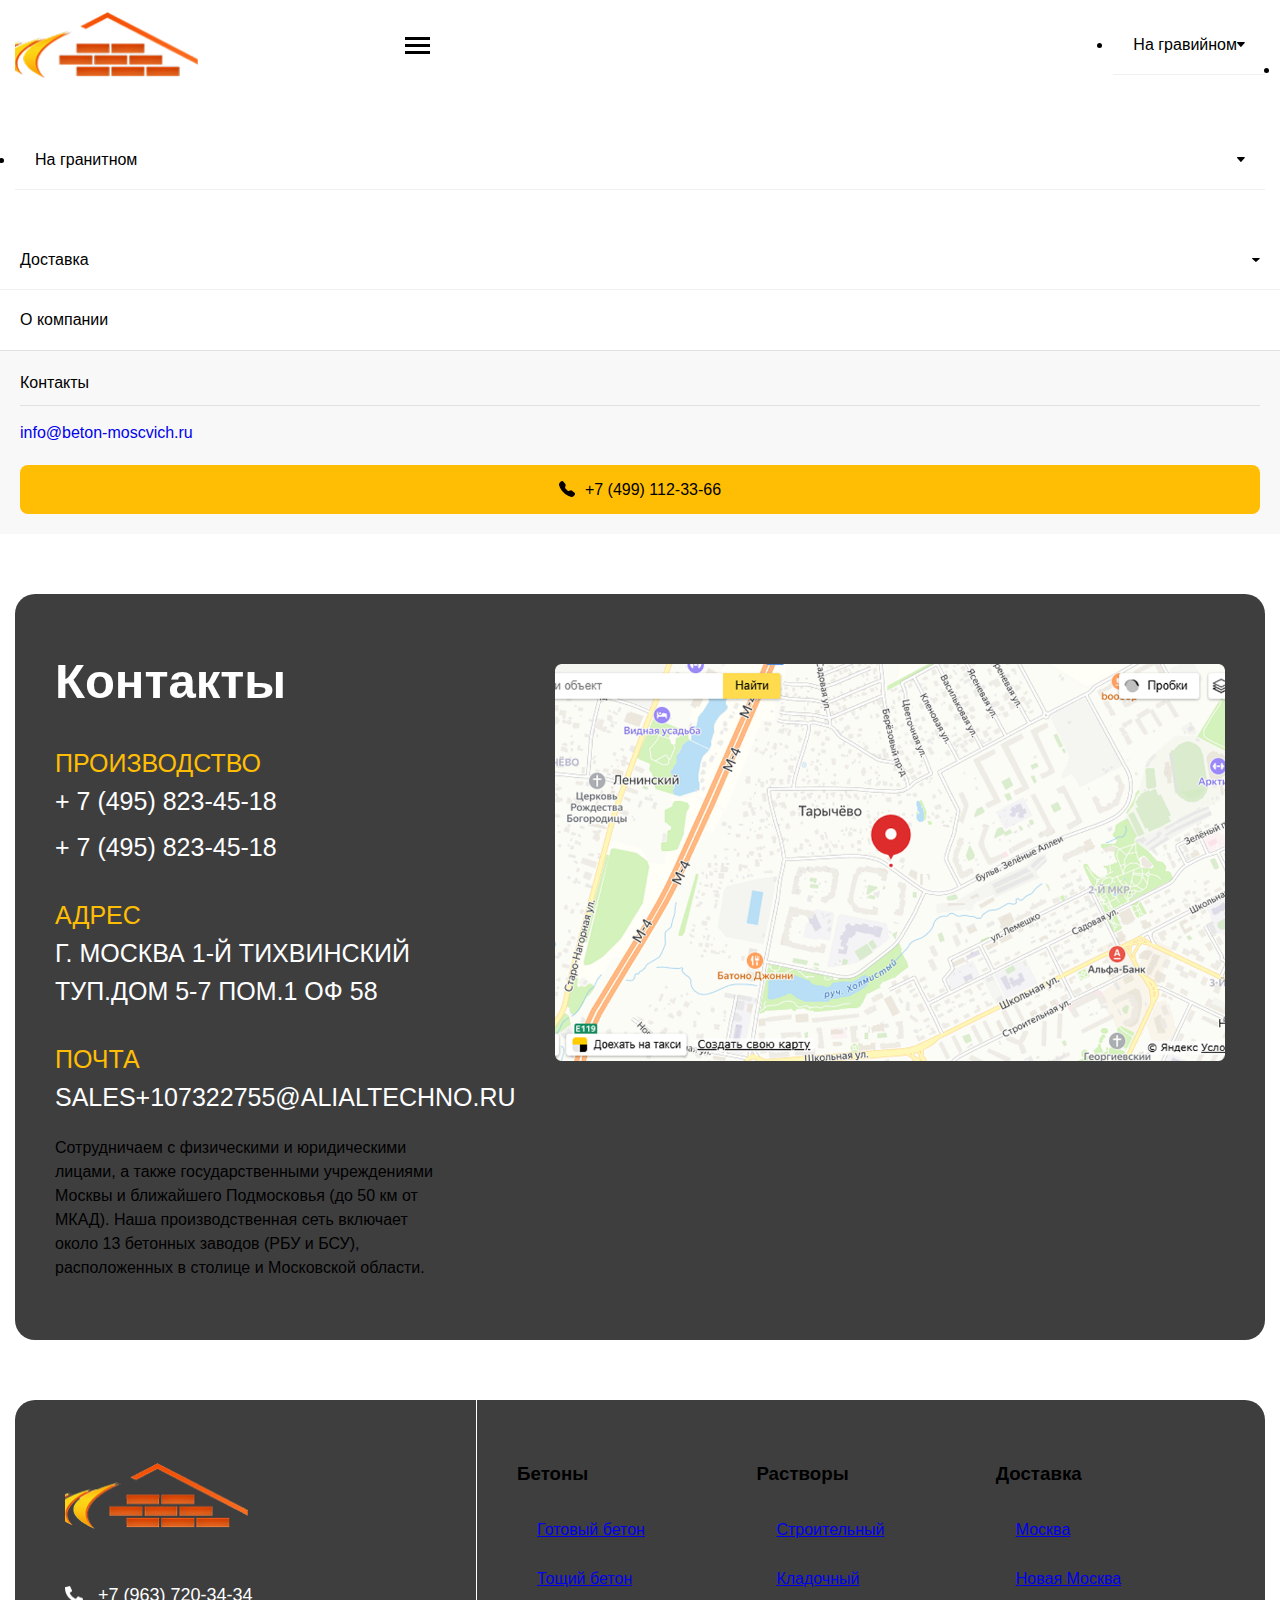
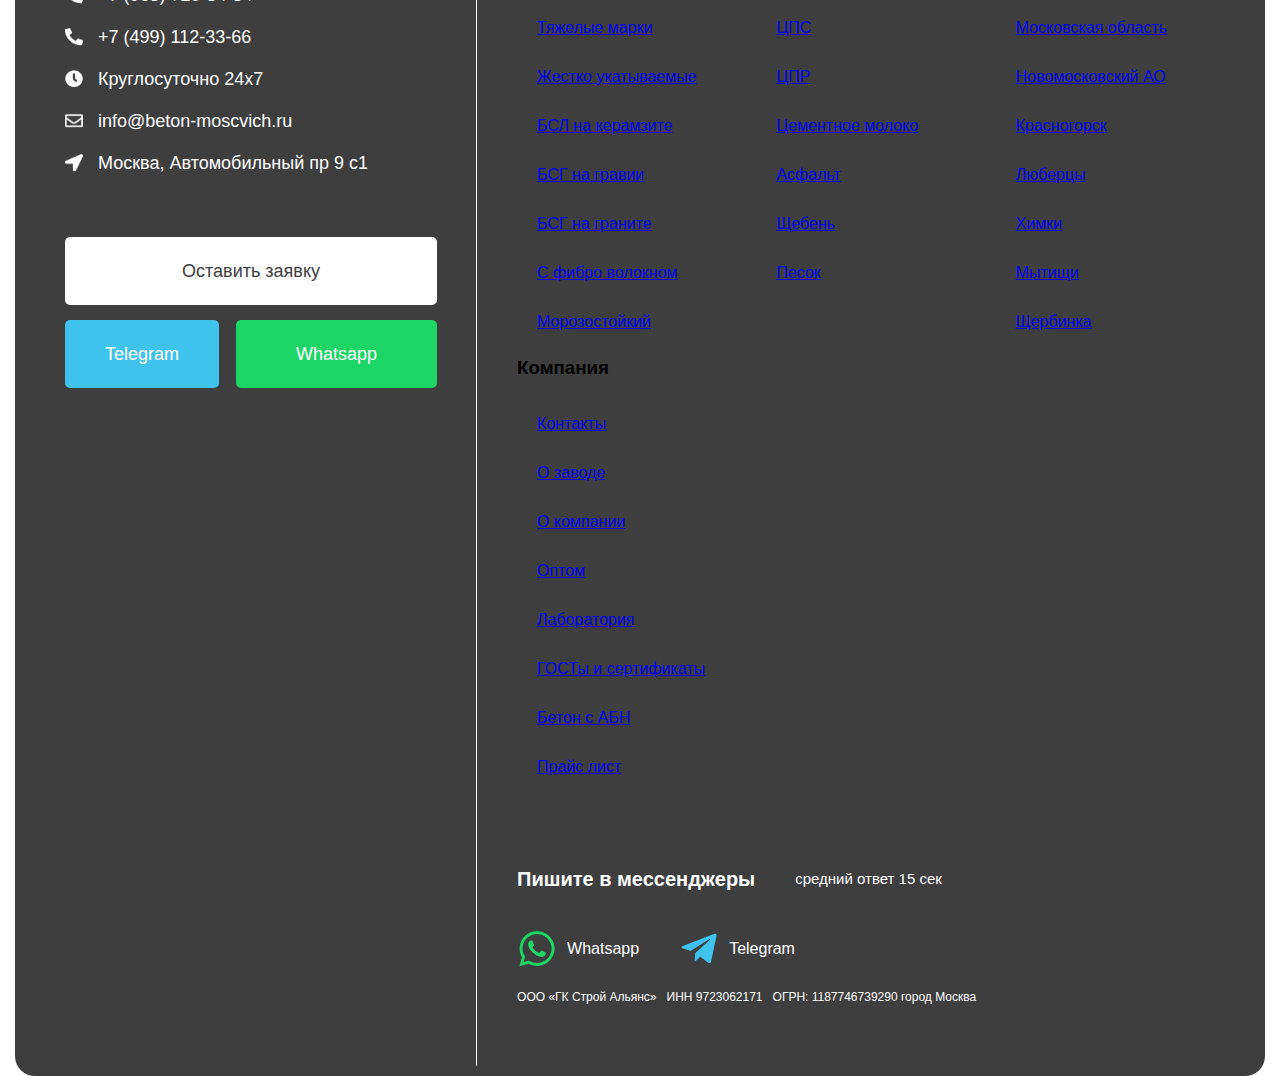
<file: contacts.html>
<!DOCTYPE html>
<html lang="en">

<head>
    <meta charset="UTF-8">
    <meta name="viewport" content="width=device-width, initial-scale=1.0">
    <title>Document</title>
    <link rel="stylesheet" href="styles.css">
</head>

<body>
    <header class="header">
        <div class="container">
            <div class="header__wrapper">
                <div class="block-logo">
                    <a href="/" class="logo">
                        <img src="images/logo.png" alt="Логотип Бетон Москвич" class="logo__image">
                    </a>
                </div>

                <button class="mobile-menu-toggle" aria-label="Открыть меню">
                    <span></span>
                    <span></span>
                    <span></span>
                </button>
                
                <!-- Боковая панель меню -->
                <div class="mobile-sidebar" id="mobileSidebar">
                    <div class="mobile-sidebar__overlay"></div>
                    <div class="mobile-sidebar__content">
                        <div class="mobile-sidebar__header">
                            <button class="mobile-sidebar__close" aria-label="Закрыть меню">
                                <span></span>
                                <span></span>
                            </button>
                        </div>
                        <nav class="mobile-sidebar__nav" role="navigation">
                            <ul class="mobile-nav-list" role="menubar">
                                <li class="mobile-nav-list__item" role="none">
                                    <a href="#" class="mobile-nav-list__link" role="menuitem" aria-haspopup="true" aria-expanded="false">
                                        <span>На известняковом</span>
                                        <span class="mobile-nav-list__arrow" aria-hidden="true">
                                            <img src="images/arrow-down.svg" alt="" width="8" height="5">
                                        </div>
                                    </a>
                                    <ul class="mobile-nav-dropdown" role="menu">
                                        <li class="mobile-nav-dropdown__item" role="none">
                                            <a href="#" role="menuitem">М100</a>
                                        </li>
                                        <li class="mobile-nav-dropdown__item" role="none">
                                            <a href="#" role="menuitem">М150</a>
                                        </li>
                                        <li class="mobile-nav-dropdown__item" role="none">
                                            <a href="#" role="menuitem">М200</a>
                                        </li>
                                        <li class="mobile-nav-dropdown__item" role="none">
                                            <a href="#" role="menuitem">М250</a>
                                        </li>
                                        <li class="mobile-nav-dropdown__item" role="none">
                                            <a href="#" role="menuitem">М300</a>
                                        </li>
                                        <li class="mobile-nav-dropdown__item" role="none">
                                            <a href="#" role="menuitem">М350</a>
                                        </li>
                                        <li class="mobile-nav-dropdown__item" role="none">
                                            <a href="#" role="menuitem">М400</a>
                                        </li>
                                    </ul>
                                </li>
                                <li class="mobile-nav-list__item" role="none">
                                    <a href="#" class="mobile-nav-list__link" role="menuitem" aria-haspopup="true" aria-expanded="false">
                                        <span>На доломитовом</span>
                                        <span class="mobile-nav-list__arrow" aria-hidden="true">
                                            <img src="images/arrow-down.svg" alt="" width="8" height="5">
                                        </div>
                                    </a>
                                    <ul class="mobile-nav-dropdown" role="menu">
                                        <li class="mobile-nav-dropdown__item" role="none">
                                            <a href="#" role="menuitem">М100</a>
                                        </li>
                                        <li class="mobile-nav-dropdown__item" role="none">
                                            <a href="#" role="menuitem">М150</a>
                                        </li>
                                        <li class="mobile-nav-dropdown__item" role="none">
                                            <a href="#" role="menuitem">М200</a>
                                        </li>
                                        <li class="mobile-nav-dropdown__item" role="none">
                                            <a href="#" role="menuitem">М250</a>
                                        </li>
                                        <li class="mobile-nav-dropdown__item" role="none">
                                            <a href="#" role="menuitem">М300</a>
                                        </li>
                                        <li class="mobile-nav-dropdown__item" role="none">
                                            <a href="#" role="menuitem">М350</a>
                                        </li>
                                        <li class="mobile-nav-dropdown__item" role="none">
                                            <a href="#" role="menuitem">М400</a>
                                        </li>
                                    </ul>
                                </li>
                                <li class="mobile-nav-list__item" role="none">
                                    <a href="#" class="mobile-nav-list__link" role="menuitem" aria-haspopup="true" aria-expanded="false">
                                        <span>На гравийном</span>
                                        <span class="mobile-nav-list__arrow" aria-hidden="true">
                                            <img src="images/arrow-down.svg" alt="" width="8" height="5">
                                        </div>
                                    </a>
                                    <ul class="mobile-nav-dropdown" role="menu">
                                        <li class="mobile-nav-dropdown__item" role="none">
                                            <a href="beton-na-graviynom-shchebne.html" role="menuitem">На гравийном щебне</a>
                                        </li>
                                        <li class="mobile-nav-dropdown__item" role="none">
                                            <a href="beton-na-graviynom-shchebne.html" role="menuitem">М150</a>
                                        </li>
                                        <li class="mobile-nav-dropdown__item" role="none">
                                            <a href="beton-na-graviynom-shchebne.html" role="menuitem">М200</a>
                                        </li>
                                        <li class="mobile-nav-dropdown__item" role="none">
                                            <a href="#" role="menuitem">М250</a>
                                        </li>
                                        <li class="mobile-nav-dropdown__item" role="none">
                                            <a href="#" role="menuitem">М300</a>
                                        </li>
                                        <li class="mobile-nav-dropdown__item" role="none">
                                            <a href="#" role="menuitem">М350</a>
                                        </li>
                                        <li class="mobile-nav-dropdown__item" role="none">
                                            <a href="#" role="menuitem">М400</a>
                                        </li>
                                    </ul>
                                </li>
                                <li class="mobile-nav-list__item" role="none">
                                    <a href="#" class="mobile-nav-list__link" role="menuitem" aria-haspopup="true" aria-expanded="false">
                                        <span>На гранитном</span>
                                        <span class="mobile-nav-list__arrow" aria-hidden="true">
                                            <img src="images/arrow-down.svg" alt="" width="8" height="5">
                                        </div>
                                    </a>
                                    <ul class="mobile-nav-dropdown" role="menu">
                                        <li class="mobile-nav-dropdown__item" role="none">
                                            <a href="#" role="menuitem">М100</a>
                                        </li>
                                        <li class="mobile-nav-dropdown__item" role="none">
                                            <a href="#" role="menuitem">М150</a>
                                        </li>
                                        <li class="mobile-nav-dropdown__item" role="none">
                                            <a href="#" role="menuitem">М200</a>
                                        </li>
                                        <li class="mobile-nav-dropdown__item" role="none">
                                            <a href="#" role="menuitem">М250</a>
                                        </li>
                                        <li class="mobile-nav-dropdown__item" role="none">
                                            <a href="#" role="menuitem">М300</a>
                                        </li>
                                        <li class="mobile-nav-dropdown__item" role="none">
                                            <a href="#" role="menuitem">М350</a>
                                        </li>
                                        <li class="mobile-nav-dropdown__item" role="none">
                                            <a href="#" role="menuitem">М400</a>
                                        </li>
                                    </ul>
                                </li>
                                <li class="mobile-nav-list__item" role="none">
                                    <a href="#" class="mobile-nav-list__link" role="menuitem" aria-haspopup="true" aria-expanded="false">
                                        <span>Доставка</span>
                                        <span class="mobile-nav-list__arrow" aria-hidden="true">
                                            <img src="images/arrow-down.svg" alt="" width="8" height="5">
                                        </div>
                                    </a>
                                    <ul class="mobile-nav-dropdown" role="menu">
                                        <li class="mobile-nav-dropdown__item" role="none">
                                            <a href="#" role="menuitem">Москва</a>
                                        </li>
                                        <li class="mobile-nav-dropdown__item" role="none">
                                            <a href="#" role="menuitem">Новая Москва</a>
                                        </li>
                                        <li class="mobile-nav-dropdown__item" role="none">
                                            <a href="#" role="menuitem">Московская область</a>
                                        </li>
                                        <li class="mobile-nav-dropdown__item" role="none">
                                            <a href="#" role="menuitem">Красногорск</a>
                                        </li>
                                        <li class="mobile-nav-dropdown__item" role="none">
                                            <a href="#" role="menuitem">Люберцы</a>
                                        </li>
                                        <li class="mobile-nav-dropdown__item" role="none">
                                            <a href="#" role="menuitem">Химки</a>
                                        </li>
                                        <li class="mobile-nav-dropdown__item" role="none">
                                            <a href="#" role="menuitem">Мытищи</a>
                                        </li>
                                    </ul>
                                </li>
                                <li class="mobile-nav-list__item mobile-nav-list__item--last" role="none">
                                    <a href="#" class="mobile-nav-list__link" role="menuitem">
                                        <span>О компании</span>
                                    </a>
                                </li>
                            </ul>
                        </nav>
                        
                        <!-- Контакты в мобильном меню -->
                        <div class="mobile-sidebar__contacts">
                            <div class="mobile-contact-info">
                                <div class="mobile-contact-info__label">
                                    <span>Контакты</span>
                                </div>
                                <div class="mobile-contact-info__email">
                                    <a href="mailto:info@beton-moscvich.ru" class="mobile-email-link" aria-label="Отправить письмо на info@beton-moscvich.ru">
                                        <span>info@beton-moscvich.ru</span>
                                    </a>
                                </div>
                            </div>

                            <div class="mobile-phone-button">
                                <a href="tel:+74991123366" class="mobile-phone-button__link" aria-label="Позвонить по номеру +7 (499) 112-33-66">
                                    <div class="mobile-phone-button__icon" aria-hidden="true">
                                        <img src="images/phone-icon.svg" alt="">
                                    </div>
                                    <span>+7 (499) 112-33-66</span>
                                </a>
                            </div>
                        </div>
                    </div>
                </div>
                
                <nav class="header__nav" role="navigation">
                    <ul class="nav-list" role="menubar">
                        <li class="nav-list__item" role="none">
                            <a href="#" class="nav-list__link" role="menuitem" aria-haspopup="true"
                                aria-expanded="false">
                                <span>На известняковом</span>
                                <div class="nav-list__arrow" aria-hidden="true">
                                    <img src="images/arrow-down.svg" alt="" width="8" height="5">
                                </div>
                            </a>
                            <ul class="nav-dropdown" role="menu">
                                <li class="nav-dropdown__item" role="none">
                                    <a href="#" class="nav-dropdown__link" role="menuitem">М100</a>
                                </li>
                                <li class="nav-dropdown__item" role="none">
                                    <a href="#" class="nav-dropdown__link" role="menuitem">М150</a>
                                </li>
                                <li class="nav-dropdown__item" role="none">
                                    <a href="#" class="nav-dropdown__link" role="menuitem">М200</a>
                                </li>
                                <li class="nav-dropdown__item" role="none">
                                    <a href="#" class="nav-dropdown__link" role="menuitem">М250</a>
                                </li>
                                <li class="nav-dropdown__item" role="none">
                                    <a href="#" class="nav-dropdown__link" role="menuitem">М300</a>
                                </li>
                                <li class="nav-dropdown__item" role="none">
                                    <a href="#" class="nav-dropdown__link" role="menuitem">М350</a>
                                </li>
                                <li class="nav-dropdown__item" role="none">
                                    <a href="#" class="nav-dropdown__link" role="menuitem">М400</a>
                                </li>
                            </ul>
                        </li>
                        <li class="nav-list__item" role="none">
                            <a href="#" class="nav-list__link" role="menuitem" aria-haspopup="true"
                                aria-expanded="false">
                                <span>На доломитовом</span>
                                <div class="nav-list__arrow" aria-hidden="true">
                                    <img src="images/arrow-down.svg" alt="" width="8" height="5">
                                </div>
                            </a>
                            <ul class="nav-dropdown" role="menu">
                                <li class="nav-dropdown__item" role="none">
                                    <a href="#" class="nav-dropdown__link" role="menuitem">М100</a>
                                </li>
                                <li class="nav-dropdown__item" role="none">
                                    <a href="#" class="nav-dropdown__link" role="menuitem">М150</a>
                                </li>
                                <li class="nav-dropdown__item" role="none">
                                    <a href="#" class="nav-dropdown__link" role="menuitem">М200</a>
                                </li>
                                <li class="nav-dropdown__item" role="none">
                                    <a href="#" class="nav-dropdown__link" role="menuitem">М250</a>
                                </li>
                                <li class="nav-dropdown__item" role="none">
                                    <a href="#" class="nav-dropdown__link" role="menuitem">М300</a>
                                </li>
                                <li class="nav-dropdown__item" role="none">
                                    <a href="#" class="nav-dropdown__link" role="menuitem">М350</a>
                                </li>
                                <li class="nav-dropdown__item" role="none">
                                    <a href="#" class="nav-dropdown__link" role="menuitem">М400</a>
                                </li>
                            </ul>
                        </li>
                        <li class="nav-list__item" role="none">
                            <a href="#" class="nav-list__link" role="menuitem" aria-haspopup="true"
                                aria-expanded="false">
                                <span>На гравийном</span>
                                <div class="nav-list__arrow" aria-hidden="true">
                                    <img src="images/arrow-down.svg" alt="" width="8" height="5">
                                </div>
                            </a>
                            <ul class="nav-dropdown" role="menu">
                                <li class="nav-dropdown__item" role="none">
                                    <a href="#" class="nav-dropdown__link" role="menuitem">На гравийном щебне</a>
                                </li>
                                <li class="nav-dropdown__item" role="none">
                                    <a href="#" class="nav-dropdown__link" role="menuitem">М150</a>
                                </li>
                                <li class="nav-dropdown__item" role="none">
                                    <a href="#" class="nav-dropdown__link" role="menuitem">М200</a>
                                </li>
                                <li class="nav-dropdown__item" role="none">
                                    <a href="#" class="nav-dropdown__link" role="menuitem">М250</a>
                                </li>
                                <li class="nav-dropdown__item" role="none">
                                    <a href="#" class="nav-dropdown__link" role="menuitem">М300</a>
                                </li>
                                <li class="nav-dropdown__item" role="none">
                                    <a href="#" class="nav-dropdown__link" role="menuitem">М350</a>
                                </li>
                                <li class="nav-dropdown__item" role="none">
                                    <a href="#" class="nav-dropdown__link" role="menuitem">М400</a>
                                </li>
                            </ul>
                        </li>
                        <li class="nav-list__item" role="none">
                            <a href="#" class="nav-list__link" role="menuitem" aria-haspopup="true"
                                aria-expanded="false">
                                <span>На гранитном</span>
                                <div class="nav-list__arrow" aria-hidden="true">
                                    <img src="images/arrow-down.svg" alt="" width="8" height="5">
                                </div>
                            </a>
                            <ul class="nav-dropdown" role="menu">
                                <li class="nav-dropdown__item" role="none">
                                    <a href="#" class="nav-dropdown__link" role="menuitem">М100</a>
                                </li>
                                <li class="nav-dropdown__item" role="none">
                                    <a href="#" class="nav-dropdown__link" role="menuitem">М150</a>
                                </li>
                                <li class="nav-dropdown__item" role="none">
                                    <a href="#" class="nav-dropdown__link" role="menuitem">М200</a>
                                </li>
                                <li class="nav-dropdown__item" role="none">
                                    <a href="#" class="nav-dropdown__link" role="menuitem">М250</a>
                                </li>
                                <li class="nav-dropdown__item" role="none">
                                    <a href="#" class="nav-dropdown__link" role="menuitem">М300</a>
                                </li>
                                <li class="nav-dropdown__item" role="none">
                                    <a href="#" class="nav-dropdown__link" role="menuitem">М350</a>
                                </li>
                                <li class="nav-dropdown__item" role="none">
                                    <a href="#" class="nav-dropdown__link" role="menuitem">М400</a>
                                </li>
                            </ul>
                        </li>
                        <li class="nav-list__item" role="none">
                            <a href="#" class="nav-list__link" role="menuitem" aria-haspopup="true"
                                aria-expanded="false">
                                <span>Доставка</span>
                                <div class="nav-list__arrow" aria-hidden="true">
                                    <img src="images/arrow-down.svg" alt="" width="8" height="5">
                                </div>
                            </a>
                            <ul class="nav-dropdown" role="menu">
                                <li class="nav-dropdown__item" role="none">
                                    <a href="#" class="nav-dropdown__link" role="menuitem">Москва</a>
                                </li>
                                <li class="nav-dropdown__item" role="none">
                                    <a href="#" class="nav-dropdown__link" role="menuitem">Новая Москва</a>
                                </li>
                                <li class="nav-dropdown__item" role="none">
                                    <a href="#" class="nav-dropdown__link" role="menuitem">Московская область</a>
                                </li>
                                <li class="nav-dropdown__item" role="none">
                                    <a href="#" class="nav-dropdown__link" role="menuitem">Красногорск</a>
                                </li>
                                <li class="nav-dropdown__item" role="none">
                                    <a href="#" class="nav-dropdown__link" role="menuitem">Люберцы</a>
                                </li>
                                <li class="nav-dropdown__item" role="none">
                                    <a href="#" class="nav-dropdown__link" role="menuitem">Химки</a>
                                </li>
                                <li class="nav-dropdown__item" role="none">
                                    <a href="#" class="nav-dropdown__link" role="menuitem">Мытищи</a>
                                </li>
                            </ul>
                        </li>
                        <li class="nav-list__item nav-list__item--last" role="none">
                            <a href="#" class="nav-list__link" role="menuitem">
                                <span>О компании</span>
                            </a>
                        </li>
                    </ul>
                </nav>

                <div class="header__contacts">
                    <div class="contact-info">
                        <div class="contact-info__label">
                            <span>Контакты</span>
                        </div>
                        <div class="contact-info__email">
                            <a href="mailto:info@beton-moscvich.ru" class="email-link"
                                aria-label="Отправить письмо на info@beton-moscvich.ru">
                                <span>info@beton-moscvich.ru</span>
                            </a>
                        </div>
                    </div>

                    <div class="phone-button">
                        <a href="tel:+74991123366" class="phone-button__link"
                            aria-label="Позвонить по номеру +7 (499) 112-33-66">
                            <div class="phone-button__icon" aria-hidden="true">
                                <img src="images/phone-icon.svg" alt="">
                            </div>
                            <span>+7 (499) 112-33-66</span>
                        </a>
                    </div>
                </div>
            </div>
        </div>
    </header>

    <main class="main">
        <section class="contact-section section">
            <div class="container">
                <div class="contact-section__wrapper">
                    <div class="contact-section__content">
                        <h2 class="contact-section__title">Контакты</h2>
                        
                        <div class="contact-section__info">
                            <div class="contact-section__item">
                                <h3 class="contact-section__item-title">Производство</h3>
                                <div class="contact-section__phones">
                                    <a href="tel:+74958234518" class="contact-section__phone">+ 7 (495) 823-45-18</a>
                                    <a href="tel:+74958234518" class="contact-section__phone">+ 7 (495) 823-45-18</a>
                                </div>
                            </div>
                            
                            <div class="contact-section__item">
                                <h3 class="contact-section__item-title">Адрес</h3>
                                <div class="contact-section__address">
                                    <p class="contact-section__address-line">г. Москва 1-й Тихвинский</p>
                                    <p class="contact-section__address-line">туп.дом 5-7 пом.1 оф 58</p>
                                </div>
                            </div>
                            
                            <div class="contact-section__item">
                                <h3 class="contact-section__item-title">Почта</h3>
                                <a href="mailto:sales+107322755@alialtechno.ru" class="contact-section__email">sales+107322755@alialtechno.ru</a>
                            </div>
                        </div>
                        
                        <div class="contact-section__description">
                            <p>
                                Сотрудничаем с физическими и юридическими лицами, а также государственными учреждениями
                                Москвы и ближайшего Подмосковья (до 50 км от МКАД). Наша производственная сеть включает
                                около 13 бетонных заводов (РБУ и БСУ), расположенных в столице и Московской области.
                            </p>
                        </div>
                    </div>
                    
                    <div class="contact-section__image">
                        <img src="images/contact-map.png" alt="Контакты" class="contact-section__map">
                    </div>
                </div>
            </div>
        </section>
    </main>

    <footer class="footer" role="contentinfo" aria-label="Информация о компании и контакты">
        <div class="container">
            <div class="footer__wrapper">
                <div class="footer__container">
                    <div class="footer__contacts">
                        <div class="block-logo block-logo--footer">
                            <a href="/" class="logo">
                                <img src="images/logo.png" alt="Логотип Бетон Москвич" class="logo__image">
                            </a>
                        </div>

                        <ul class="footer__contact-list" role="list" aria-label="Контактная информация">
                            <li class="footer__contact-item">
                                <div class="footer__contact-icon">
                                    <img src="images/footer-phone.png" alt="" aria-hidden="true">
                                </div>
                                <a href="tel:+79637203434" class="footer__contact-text">+7 (963) 720-34-34</a>
                            </li>

                            <li class="footer__contact-item">
                                <div class="footer__contact-icon">
                                    <img src="images/footer-phone.png" alt="" aria-hidden="true">
                                </div>
                                <a href="tel:+74991123366" class="footer__contact-text">+7 (499) 112-33-66</a>
                            </li>

                            <li class="footer__contact-item">
                                <div class="footer__contact-icon">
                                    <img src="images/footer-watch.png" alt="" aria-hidden="true">
                                </div>
                                <span class="footer__contact-text">Круглосуточно 24х7</span>
                            </li>

                            <li class="footer__contact-item">
                                <div class="footer__contact-icon">
                                    <img src="images/footer-mail.png" alt="" aria-hidden="true">
                                </div>
                                <a href="mailto:info@beton-moscvich.ru"
                                    class="footer__contact-text">info@beton-moscvich.ru</a>
                            </li>

                            <li class="footer__contact-item">
                                <div class="footer__contact-icon">
                                    <img src="images/footer-geo.png" alt="" aria-hidden="true">
                                </div>
                                <span class="footer__contact-text">Москва, Автомобильный пр 9 с1</span>
                            </li>
                        </ul>

                        <div class="footer__actions">
                            <button class="footer__button footer__button--primary" type="button"
                                aria-label="Оставить заявку">
                                Оставить заявку
                            </button>

                            <div class="footer__messengers">
                                <button class="footer__button footer__button--telegram" type="button"
                                    aria-label="Написать в Telegram">
                                    Telegram
                                </button>
                                <button class="footer__button footer__button--whatsapp" type="button"
                                    aria-label="Написать в WhatsApp">
                                    Whatsapp
                                </button>
                            </div>
                        </div>
                    </div>


                    <div class="footer__navigation">
                        <nav class="footer__nav" role="navigation" aria-label="Основная навигация">
                            <div class="footer__nav-column">
                                <h3>Бетоны</h3>
                                <ul class="footer__nav-list" role="list">
                                    <li class="footer__nav-item"><a href="#">Готовый бетон</a>
                                    </li>
                                    <li class="footer__nav-item"><a href="#">Тощий бетон</a>
                                    </li>
                                    <li class="footer__nav-item"><a href="#">Тяжелые марки</a>
                                    </li>
                                    <li class="footer__nav-item"><a href="#">Жестко
                                            укатываемые</a></li>
                                    <li class="footer__nav-item"><a href="#">БСЛ на
                                            керамзите</a></li>
                                    <li class="footer__nav-item"><a href="#">БСГ на гравии</a>
                                    </li>
                                    <li class="footer__nav-item"><a href="#">БСГ на граните</a>
                                    </li>
                                    <li class="footer__nav-item"><a href="#">С фибро
                                            волокном</a></li>
                                    <li class="footer__nav-item"><a href="#">Морозостойкий</a>
                                    </li>
                                </ul>
                            </div>

                            <div class="footer__nav-column">
                                <h3>Растворы</h3>
                                <ul class="footer__nav-list" role="list">
                                    <li class="footer__nav-item"><a href="#">Строительный</a>
                                    </li>
                                    <li class="footer__nav-item"><a href="#">Кладочный</a></li>
                                    <li class="footer__nav-item"><a href="#">ЦПС</a></li>
                                    <li class="footer__nav-item"><a href="#">ЦПР</a></li>
                                    <li class="footer__nav-item"><a href="#">Цементное
                                            молоко</a></li>
                                    <li class="footer__nav-item"><a href="#">Асфальт</a></li>
                                    <li class="footer__nav-item"><a href="#">Щебень</a></li>
                                    <li class="footer__nav-item"><a href="#">Песок</a></li>
                                </ul>
                            </div>

                            <div class="footer__nav-column">
                                <h3>Доставка</h3>
                                <ul class="footer__nav-list" role="list">
                                    <li class="footer__nav-item"><a href="#">Москва</a></li>
                                    <li class="footer__nav-item"><a href="#">Новая Москва</a>
                                    </li>
                                    <li class="footer__nav-item"><a href="#">Московская
                                            область</a></li>
                                    <li class="footer__nav-item"><a href="#">Новомосковский
                                            АО</a></li>
                                    <li class="footer__nav-item"><a href="#">Красногорск</a>
                                    </li>
                                    <li class="footer__nav-item"><a href="#">Люберцы</a></li>
                                    <li class="footer__nav-item"><a href="#">Химки</a></li>
                                    <li class="footer__nav-item"><a href="#">Мытищи</a></li>
                                    <li class="footer__nav-item"><a href="#">Щербинка</a></li>
                                </ul>
                            </div>

                            <div class="footer__nav-column">
                                <h3>Компания</h3>
                                <ul class="footer__nav-list" role="list">
                                    <li class="footer__nav-item"><a href="#">Контакты</a></li>
                                    <li class="footer__nav-item"><a href="#">О заводе</a></li>
                                    <li class="footer__nav-item"><a href="#">О компании</a>
                                    </li>
                                    <li class="footer__nav-item"><a href="#">Оптом</a></li>
                                    <li class="footer__nav-item"><a href="#">Лаборатория</a>
                                    </li>
                                    <li class="footer__nav-item"><a href="#">ГОСТы и
                                            сертификаты</a></li>
                                    <li class="footer__nav-item"><a href="#">Бетон с АБН</a>
                                    </li>
                                    <li class="footer__nav-item"><a href="#">Прайс лист</a>
                                    </li>
                                </ul>
                            </div>
                        </nav>

                        <div class="footer__bottom">
                            <div class="footer__bottom-container">
                                <div class="footer__messenger-info">
                                    <p class="footer__messenger-title">Пишите в мессенджеры</p>
                                    <p class="footer__messenger-subtitle">средний ответ 15 сек</p>

                                    <div class="footer__messenger-buttons">
                                        <button class="footer__messenger-btn footer__messenger-btn--whatsapp"
                                            type="button" aria-label="Написать в WhatsApp">
                                            <div class="footer__messenger-icon">
                                                <img src="images/ws-icon.png" alt="">
                                            </div>
                                            <span class="footer__messenger-text">Whatsapp</span>
                                        </button>

                                        <button class="footer__messenger-btn footer__messenger-btn--telegram"
                                            type="button" aria-label="Написать в Telegram">
                                            <div class="footer__messenger-icon">
                                                <img src="images/tg-icon.png" alt="">
                                            </div>
                                            <span class="footer__messenger-text">Telegram</span>
                                        </button>
                                    </div>
                                </div>

                                <div class="footer__company-info">
                                    <p class="footer__company-text">ООО «ГК Строй Альянс» &nbsp; ИНН 9723062171 &nbsp;
                                        ОГРН: 1187746739290
                                        город Москва</p>
                                </div>
                            </div>
                        </div>
                    </div>
                </div>
            </div>
        </div>
    </footer>

    <script src="script.js"></script>
</body>

</html>
</file>
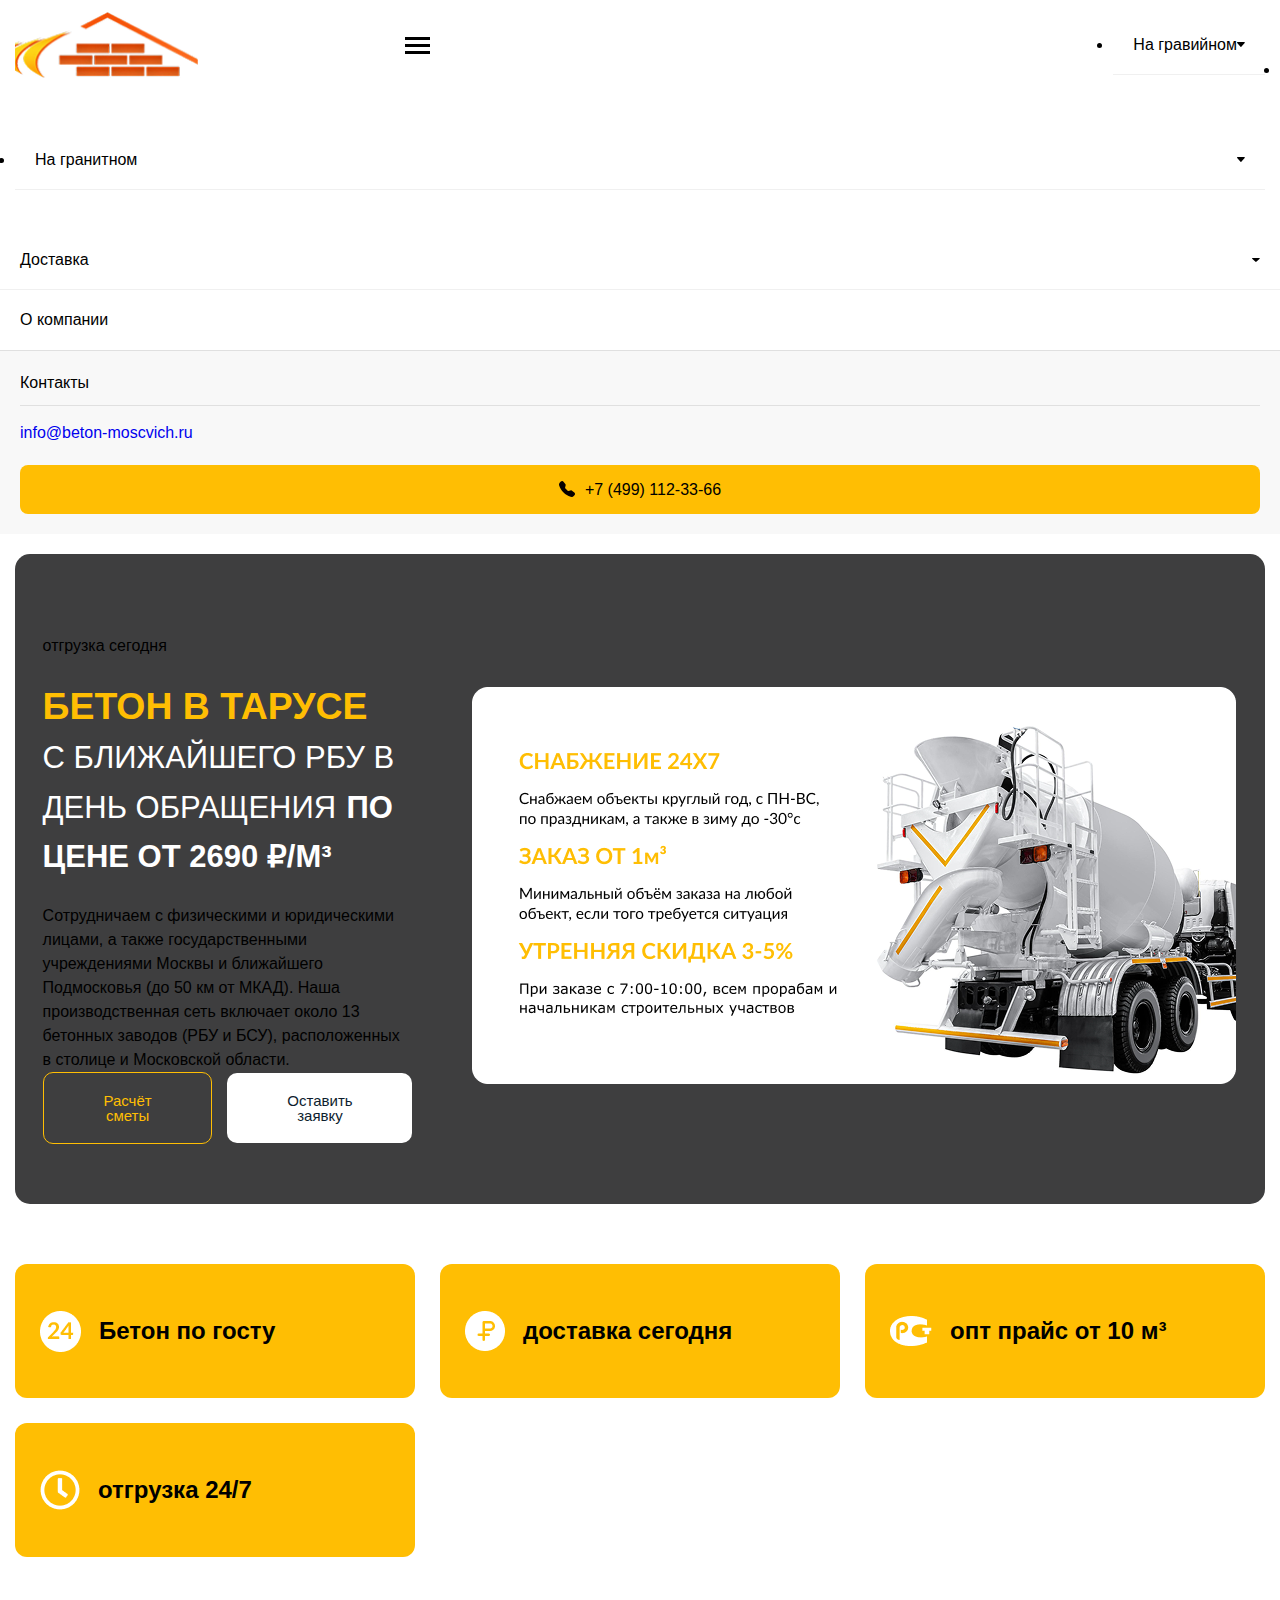
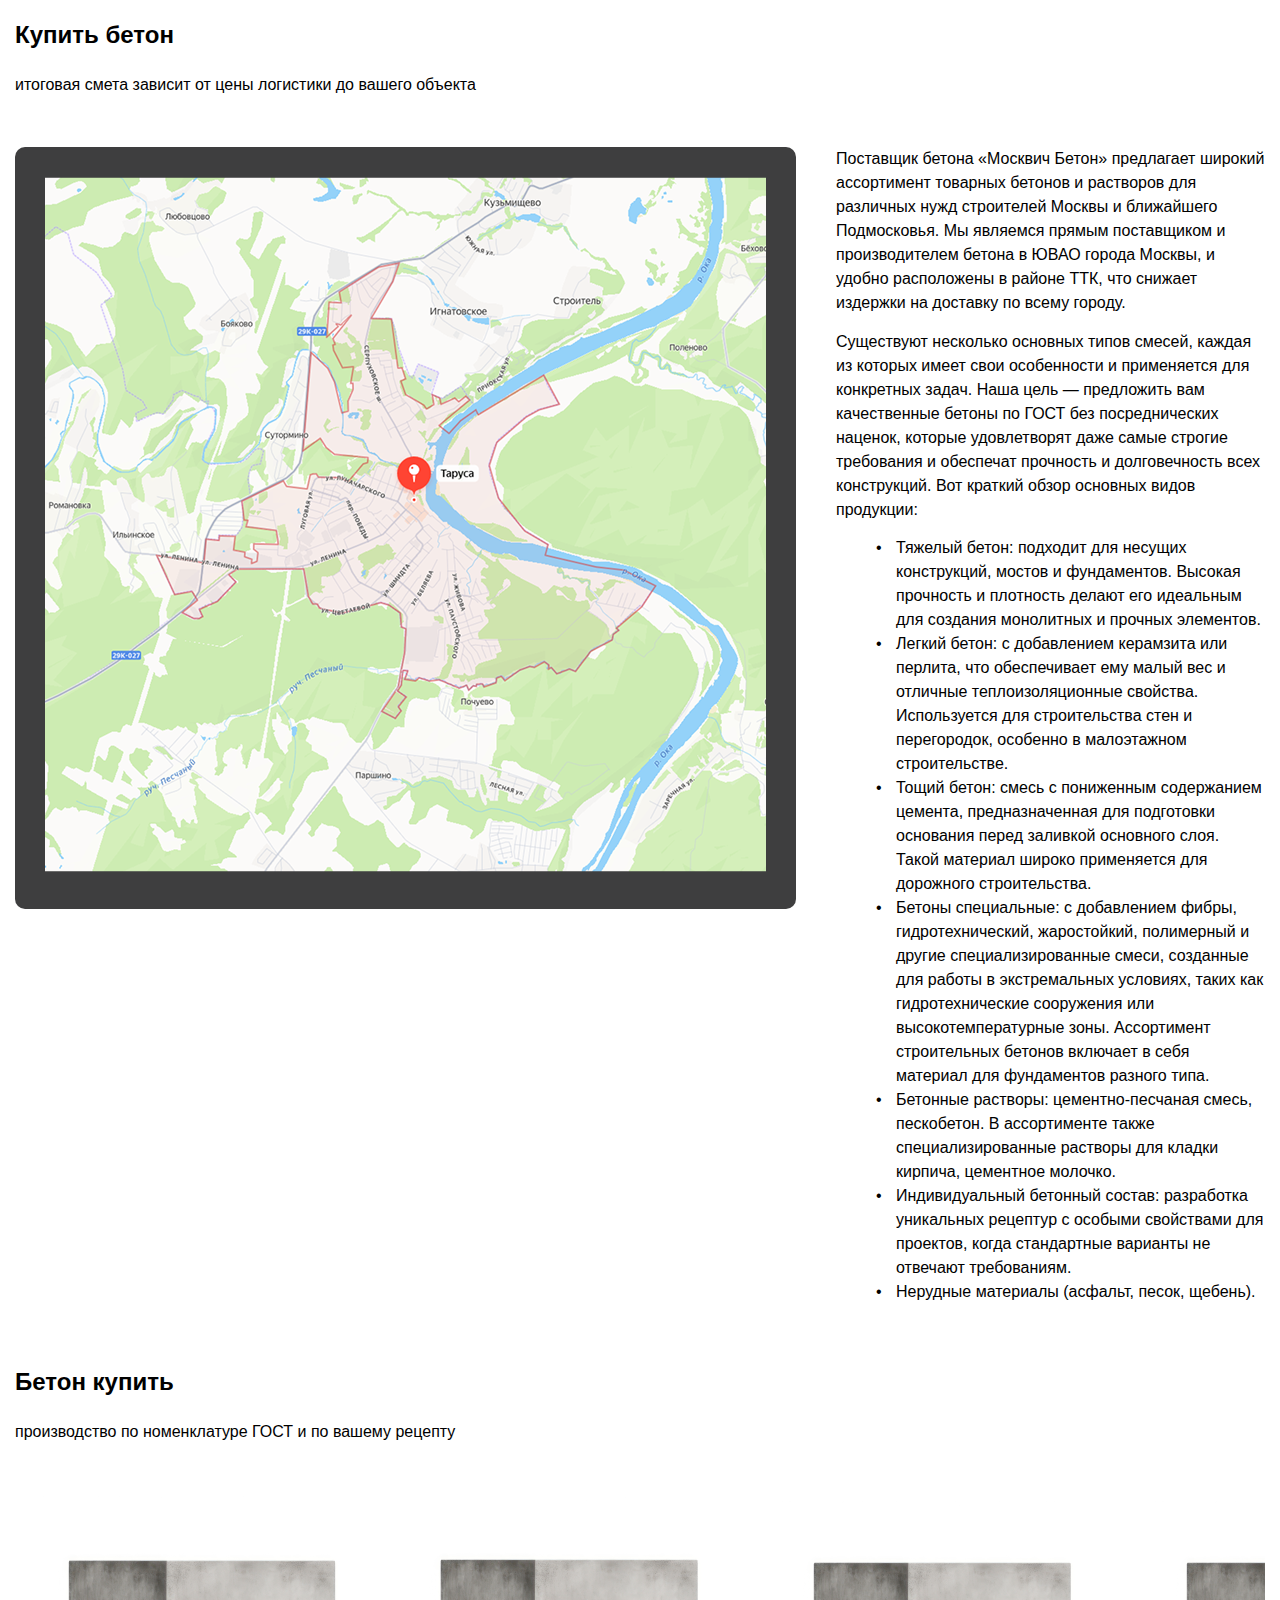
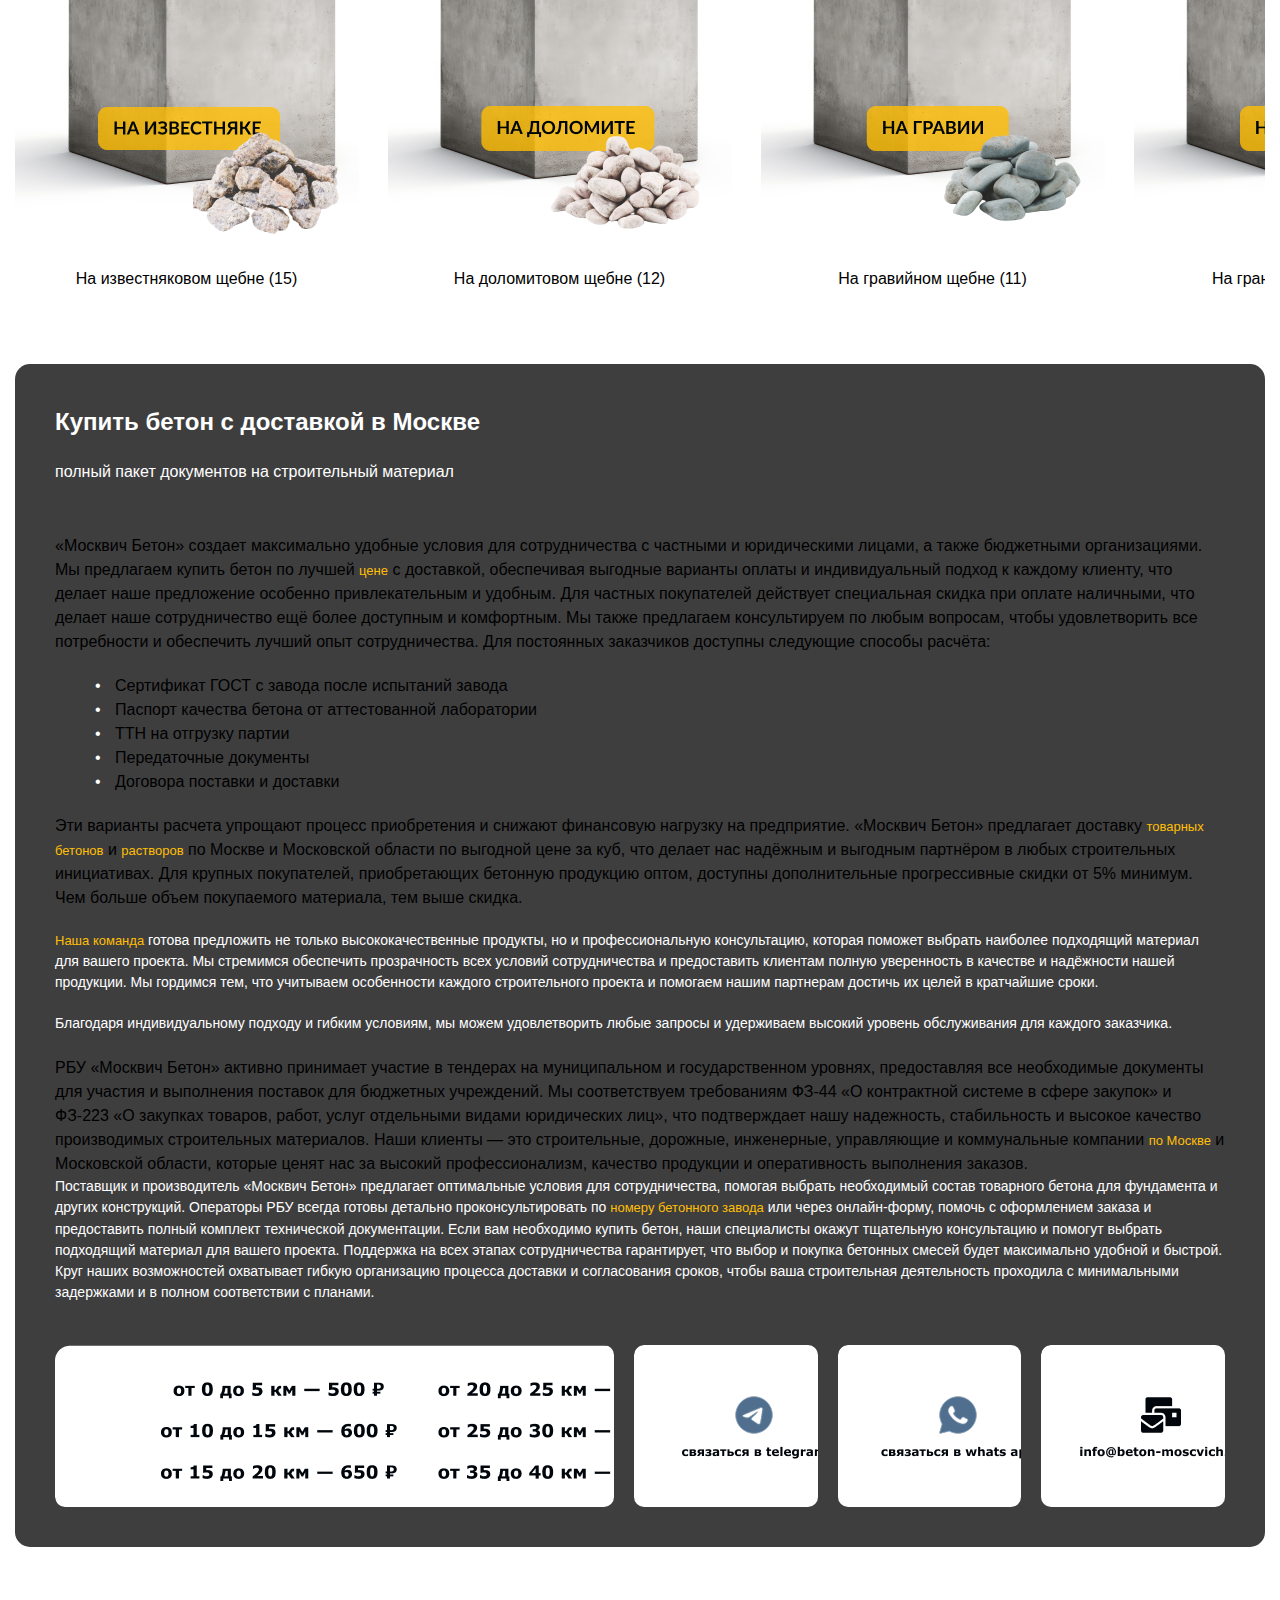
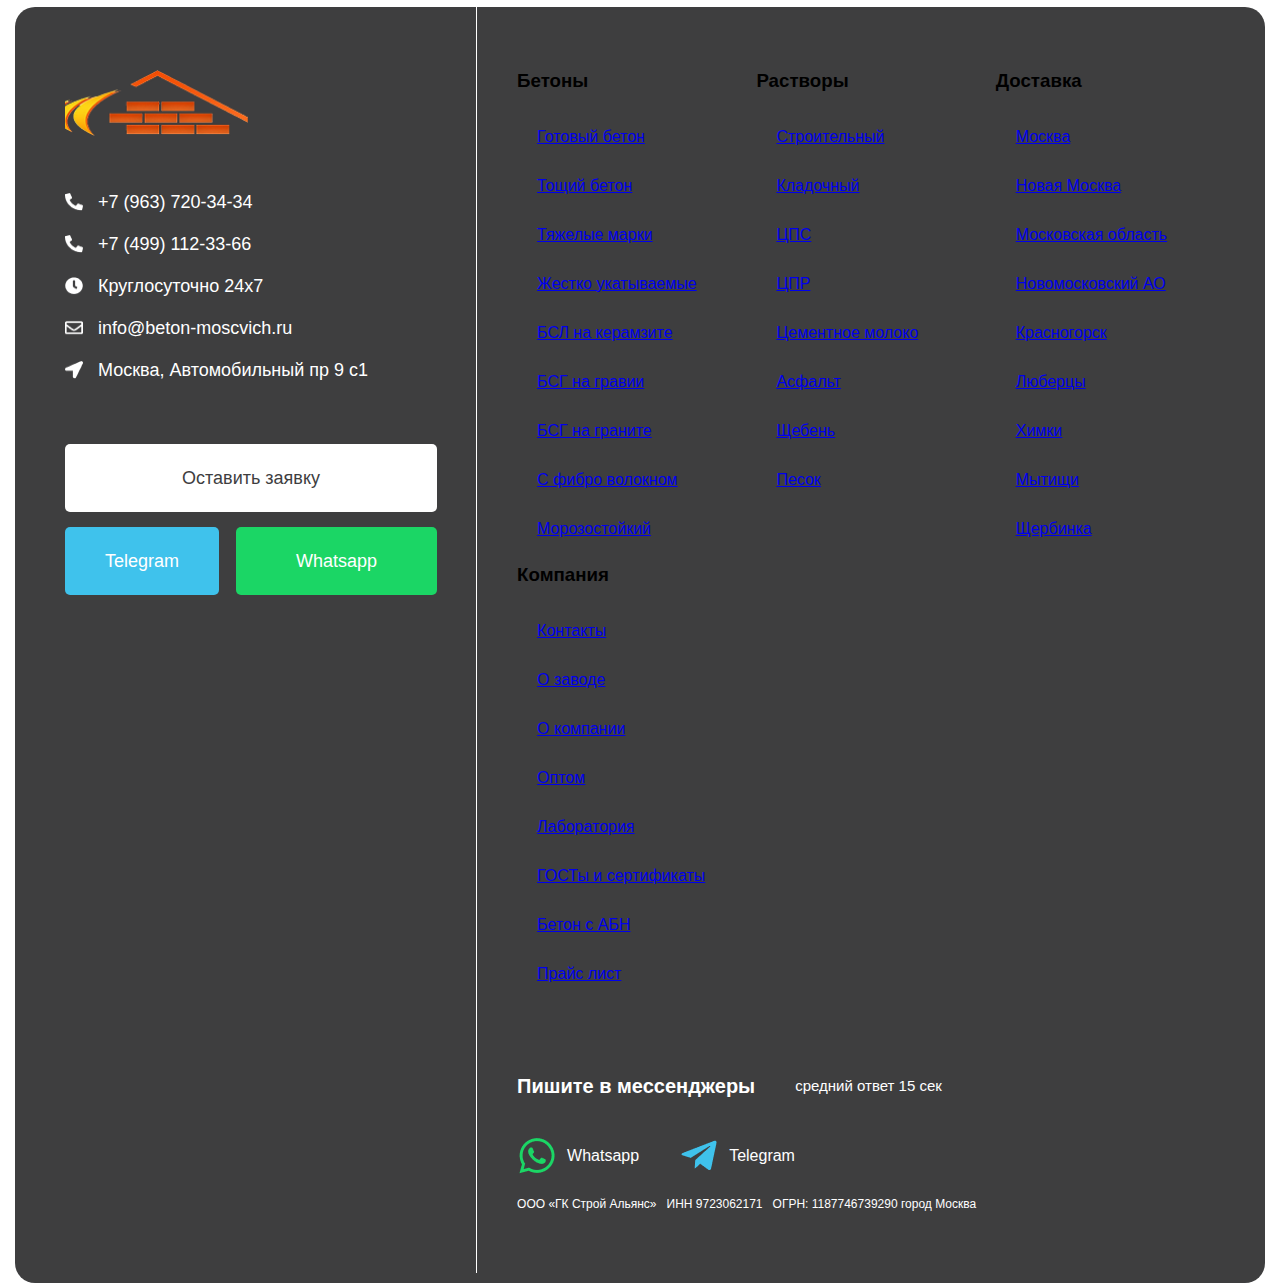
<file: po-gorodam.html>
<!DOCTYPE html>
<html lang="en">

<head>
    <meta charset="UTF-8">
    <meta name="viewport" content="width=device-width, initial-scale=1.0">
    <title>Document</title>
    <link rel="stylesheet" href="styles.css">
</head>

<body>
    <header class="header">
        <div class="container">
            <div class="header__wrapper">
                <div class="block-logo">
                    <a href="/" class="logo">
                        <img src="images/logo.png" alt="Логотип Бетон Москвич" class="logo__image">
                    </a>
                </div>

                <button class="mobile-menu-toggle" aria-label="Открыть меню">
                    <span></span>
                    <span></span>
                    <span></span>
                </button>
                
                <!-- Боковая панель меню -->
                <div class="mobile-sidebar" id="mobileSidebar">
                    <div class="mobile-sidebar__overlay"></div>
                    <div class="mobile-sidebar__content">
                        <div class="mobile-sidebar__header">
                            <button class="mobile-sidebar__close" aria-label="Закрыть меню">
                                <span></span>
                                <span></span>
                            </button>
                        </div>
                        <nav class="mobile-sidebar__nav" role="navigation">
                            <ul class="mobile-nav-list" role="menubar">
                                <li class="mobile-nav-list__item" role="none">
                                    <a href="#" class="mobile-nav-list__link" role="menuitem" aria-haspopup="true" aria-expanded="false">
                                        <span>На известняковом</span>
                                        <span class="mobile-nav-list__arrow" aria-hidden="true">
                                            <img src="images/arrow-down.svg" alt="" width="8" height="5">
                                        </div>
                                    </a>
                                    <ul class="mobile-nav-dropdown" role="menu">
                                        <li class="mobile-nav-dropdown__item" role="none">
                                            <a href="#" role="menuitem">М100</a>
                                        </li>
                                        <li class="mobile-nav-dropdown__item" role="none">
                                            <a href="#" role="menuitem">М150</a>
                                        </li>
                                        <li class="mobile-nav-dropdown__item" role="none">
                                            <a href="#" role="menuitem">М200</a>
                                        </li>
                                        <li class="mobile-nav-dropdown__item" role="none">
                                            <a href="#" role="menuitem">М250</a>
                                        </li>
                                        <li class="mobile-nav-dropdown__item" role="none">
                                            <a href="#" role="menuitem">М300</a>
                                        </li>
                                        <li class="mobile-nav-dropdown__item" role="none">
                                            <a href="#" role="menuitem">М350</a>
                                        </li>
                                        <li class="mobile-nav-dropdown__item" role="none">
                                            <a href="#" role="menuitem">М400</a>
                                        </li>
                                    </ul>
                                </li>
                                <li class="mobile-nav-list__item" role="none">
                                    <a href="#" class="mobile-nav-list__link" role="menuitem" aria-haspopup="true" aria-expanded="false">
                                        <span>На доломитовом</span>
                                        <span class="mobile-nav-list__arrow" aria-hidden="true">
                                            <img src="images/arrow-down.svg" alt="" width="8" height="5">
                                        </div>
                                    </a>
                                    <ul class="mobile-nav-dropdown" role="menu">
                                        <li class="mobile-nav-dropdown__item" role="none">
                                            <a href="#" role="menuitem">М100</a>
                                        </li>
                                        <li class="mobile-nav-dropdown__item" role="none">
                                            <a href="#" role="menuitem">М150</a>
                                        </li>
                                        <li class="mobile-nav-dropdown__item" role="none">
                                            <a href="#" role="menuitem">М200</a>
                                        </li>
                                        <li class="mobile-nav-dropdown__item" role="none">
                                            <a href="#" role="menuitem">М250</a>
                                        </li>
                                        <li class="mobile-nav-dropdown__item" role="none">
                                            <a href="#" role="menuitem">М300</a>
                                        </li>
                                        <li class="mobile-nav-dropdown__item" role="none">
                                            <a href="#" role="menuitem">М350</a>
                                        </li>
                                        <li class="mobile-nav-dropdown__item" role="none">
                                            <a href="#" role="menuitem">М400</a>
                                        </li>
                                    </ul>
                                </li>
                                <li class="mobile-nav-list__item" role="none">
                                    <a href="#" class="mobile-nav-list__link" role="menuitem" aria-haspopup="true" aria-expanded="false">
                                        <span>На гравийном</span>
                                        <span class="mobile-nav-list__arrow" aria-hidden="true">
                                            <img src="images/arrow-down.svg" alt="" width="8" height="5">
                                        </div>
                                    </a>
                                    <ul class="mobile-nav-dropdown" role="menu">
                                        <li class="mobile-nav-dropdown__item" role="none">
                                            <a href="beton-na-graviynom-shchebne.html" role="menuitem">На гравийном щебне</a>
                                        </li>
                                        <li class="mobile-nav-dropdown__item" role="none">
                                            <a href="beton-na-graviynom-shchebne.html" role="menuitem">М150</a>
                                        </li>
                                        <li class="mobile-nav-dropdown__item" role="none">
                                            <a href="beton-na-graviynom-shchebne.html" role="menuitem">М200</a>
                                        </li>
                                        <li class="mobile-nav-dropdown__item" role="none">
                                            <a href="#" role="menuitem">М250</a>
                                        </li>
                                        <li class="mobile-nav-dropdown__item" role="none">
                                            <a href="#" role="menuitem">М300</a>
                                        </li>
                                        <li class="mobile-nav-dropdown__item" role="none">
                                            <a href="#" role="menuitem">М350</a>
                                        </li>
                                        <li class="mobile-nav-dropdown__item" role="none">
                                            <a href="#" role="menuitem">М400</a>
                                        </li>
                                    </ul>
                                </li>
                                <li class="mobile-nav-list__item" role="none">
                                    <a href="#" class="mobile-nav-list__link" role="menuitem" aria-haspopup="true" aria-expanded="false">
                                        <span>На гранитном</span>
                                        <span class="mobile-nav-list__arrow" aria-hidden="true">
                                            <img src="images/arrow-down.svg" alt="" width="8" height="5">
                                        </div>
                                    </a>
                                    <ul class="mobile-nav-dropdown" role="menu">
                                        <li class="mobile-nav-dropdown__item" role="none">
                                            <a href="#" role="menuitem">М100</a>
                                        </li>
                                        <li class="mobile-nav-dropdown__item" role="none">
                                            <a href="#" role="menuitem">М150</a>
                                        </li>
                                        <li class="mobile-nav-dropdown__item" role="none">
                                            <a href="#" role="menuitem">М200</a>
                                        </li>
                                        <li class="mobile-nav-dropdown__item" role="none">
                                            <a href="#" role="menuitem">М250</a>
                                        </li>
                                        <li class="mobile-nav-dropdown__item" role="none">
                                            <a href="#" role="menuitem">М300</a>
                                        </li>
                                        <li class="mobile-nav-dropdown__item" role="none">
                                            <a href="#" role="menuitem">М350</a>
                                        </li>
                                        <li class="mobile-nav-dropdown__item" role="none">
                                            <a href="#" role="menuitem">М400</a>
                                        </li>
                                    </ul>
                                </li>
                                <li class="mobile-nav-list__item" role="none">
                                    <a href="#" class="mobile-nav-list__link" role="menuitem" aria-haspopup="true" aria-expanded="false">
                                        <span>Доставка</span>
                                        <span class="mobile-nav-list__arrow" aria-hidden="true">
                                            <img src="images/arrow-down.svg" alt="" width="8" height="5">
                                        </div>
                                    </a>
                                    <ul class="mobile-nav-dropdown" role="menu">
                                        <li class="mobile-nav-dropdown__item" role="none">
                                            <a href="#" role="menuitem">Москва</a>
                                        </li>
                                        <li class="mobile-nav-dropdown__item" role="none">
                                            <a href="#" role="menuitem">Новая Москва</a>
                                        </li>
                                        <li class="mobile-nav-dropdown__item" role="none">
                                            <a href="#" role="menuitem">Московская область</a>
                                        </li>
                                        <li class="mobile-nav-dropdown__item" role="none">
                                            <a href="#" role="menuitem">Красногорск</a>
                                        </li>
                                        <li class="mobile-nav-dropdown__item" role="none">
                                            <a href="#" role="menuitem">Люберцы</a>
                                        </li>
                                        <li class="mobile-nav-dropdown__item" role="none">
                                            <a href="#" role="menuitem">Химки</a>
                                        </li>
                                        <li class="mobile-nav-dropdown__item" role="none">
                                            <a href="#" role="menuitem">Мытищи</a>
                                        </li>
                                    </ul>
                                </li>
                                <li class="mobile-nav-list__item mobile-nav-list__item--last" role="none">
                                    <a href="#" class="mobile-nav-list__link" role="menuitem">
                                        <span>О компании</span>
                                    </a>
                                </li>
                            </ul>
                        </nav>
                        
                        <!-- Контакты в мобильном меню -->
                        <div class="mobile-sidebar__contacts">
                            <div class="mobile-contact-info">
                                <div class="mobile-contact-info__label">
                                    <span>Контакты</span>
                                </div>
                                <div class="mobile-contact-info__email">
                                    <a href="mailto:info@beton-moscvich.ru" class="mobile-email-link" aria-label="Отправить письмо на info@beton-moscvich.ru">
                                        <span>info@beton-moscvich.ru</span>
                                    </a>
                                </div>
                            </div>

                            <div class="mobile-phone-button">
                                <a href="tel:+74991123366" class="mobile-phone-button__link" aria-label="Позвонить по номеру +7 (499) 112-33-66">
                                    <div class="mobile-phone-button__icon" aria-hidden="true">
                                        <img src="images/phone-icon.svg" alt="">
                                    </div>
                                    <span>+7 (499) 112-33-66</span>
                                </a>
                            </div>
                        </div>
                    </div>
                </div>
                
                <nav class="header__nav" role="navigation">
                    <ul class="nav-list" role="menubar">
                        <li class="nav-list__item" role="none">
                            <a href="#" class="nav-list__link" role="menuitem" aria-haspopup="true"
                                aria-expanded="false">
                                <span>На известняковом</span>
                                <div class="nav-list__arrow" aria-hidden="true">
                                    <img src="images/arrow-down.svg" alt="" width="8" height="5">
                                </div>
                            </a>
                            <ul class="nav-dropdown" role="menu">
                                <li class="nav-dropdown__item" role="none">
                                    <a href="#" class="nav-dropdown__link" role="menuitem">М100</a>
                                </li>
                                <li class="nav-dropdown__item" role="none">
                                    <a href="#" class="nav-dropdown__link" role="menuitem">М150</a>
                                </li>
                                <li class="nav-dropdown__item" role="none">
                                    <a href="#" class="nav-dropdown__link" role="menuitem">М200</a>
                                </li>
                                <li class="nav-dropdown__item" role="none">
                                    <a href="#" class="nav-dropdown__link" role="menuitem">М250</a>
                                </li>
                                <li class="nav-dropdown__item" role="none">
                                    <a href="#" class="nav-dropdown__link" role="menuitem">М300</a>
                                </li>
                                <li class="nav-dropdown__item" role="none">
                                    <a href="#" class="nav-dropdown__link" role="menuitem">М350</a>
                                </li>
                                <li class="nav-dropdown__item" role="none">
                                    <a href="#" class="nav-dropdown__link" role="menuitem">М400</a>
                                </li>
                            </ul>
                        </li>
                        <li class="nav-list__item" role="none">
                            <a href="#" class="nav-list__link" role="menuitem" aria-haspopup="true"
                                aria-expanded="false">
                                <span>На доломитовом</span>
                                <div class="nav-list__arrow" aria-hidden="true">
                                    <img src="images/arrow-down.svg" alt="" width="8" height="5">
                                </div>
                            </a>
                            <ul class="nav-dropdown" role="menu">
                                <li class="nav-dropdown__item" role="none">
                                    <a href="#" class="nav-dropdown__link" role="menuitem">М100</a>
                                </li>
                                <li class="nav-dropdown__item" role="none">
                                    <a href="#" class="nav-dropdown__link" role="menuitem">М150</a>
                                </li>
                                <li class="nav-dropdown__item" role="none">
                                    <a href="#" class="nav-dropdown__link" role="menuitem">М200</a>
                                </li>
                                <li class="nav-dropdown__item" role="none">
                                    <a href="#" class="nav-dropdown__link" role="menuitem">М250</a>
                                </li>
                                <li class="nav-dropdown__item" role="none">
                                    <a href="#" class="nav-dropdown__link" role="menuitem">М300</a>
                                </li>
                                <li class="nav-dropdown__item" role="none">
                                    <a href="#" class="nav-dropdown__link" role="menuitem">М350</a>
                                </li>
                                <li class="nav-dropdown__item" role="none">
                                    <a href="#" class="nav-dropdown__link" role="menuitem">М400</a>
                                </li>
                            </ul>
                        </li>
                        <li class="nav-list__item" role="none">
                            <a href="#" class="nav-list__link" role="menuitem" aria-haspopup="true"
                                aria-expanded="false">
                                <span>На гравийном</span>
                                <div class="nav-list__arrow" aria-hidden="true">
                                    <img src="images/arrow-down.svg" alt="" width="8" height="5">
                                </div>
                            </a>
                            <ul class="nav-dropdown" role="menu">
                                <li class="nav-dropdown__item" role="none">
                                    <a href="#" class="nav-dropdown__link" role="menuitem">На гравийном щебне</a>
                                </li>
                                <li class="nav-dropdown__item" role="none">
                                    <a href="#" class="nav-dropdown__link" role="menuitem">М150</a>
                                </li>
                                <li class="nav-dropdown__item" role="none">
                                    <a href="#" class="nav-dropdown__link" role="menuitem">М200</a>
                                </li>
                                <li class="nav-dropdown__item" role="none">
                                    <a href="#" class="nav-dropdown__link" role="menuitem">М250</a>
                                </li>
                                <li class="nav-dropdown__item" role="none">
                                    <a href="#" class="nav-dropdown__link" role="menuitem">М300</a>
                                </li>
                                <li class="nav-dropdown__item" role="none">
                                    <a href="#" class="nav-dropdown__link" role="menuitem">М350</a>
                                </li>
                                <li class="nav-dropdown__item" role="none">
                                    <a href="#" class="nav-dropdown__link" role="menuitem">М400</a>
                                </li>
                            </ul>
                        </li>
                        <li class="nav-list__item" role="none">
                            <a href="#" class="nav-list__link" role="menuitem" aria-haspopup="true"
                                aria-expanded="false">
                                <span>На гранитном</span>
                                <div class="nav-list__arrow" aria-hidden="true">
                                    <img src="images/arrow-down.svg" alt="" width="8" height="5">
                                </div>
                            </a>
                            <ul class="nav-dropdown" role="menu">
                                <li class="nav-dropdown__item" role="none">
                                    <a href="#" class="nav-dropdown__link" role="menuitem">М100</a>
                                </li>
                                <li class="nav-dropdown__item" role="none">
                                    <a href="#" class="nav-dropdown__link" role="menuitem">М150</a>
                                </li>
                                <li class="nav-dropdown__item" role="none">
                                    <a href="#" class="nav-dropdown__link" role="menuitem">М200</a>
                                </li>
                                <li class="nav-dropdown__item" role="none">
                                    <a href="#" class="nav-dropdown__link" role="menuitem">М250</a>
                                </li>
                                <li class="nav-dropdown__item" role="none">
                                    <a href="#" class="nav-dropdown__link" role="menuitem">М300</a>
                                </li>
                                <li class="nav-dropdown__item" role="none">
                                    <a href="#" class="nav-dropdown__link" role="menuitem">М350</a>
                                </li>
                                <li class="nav-dropdown__item" role="none">
                                    <a href="#" class="nav-dropdown__link" role="menuitem">М400</a>
                                </li>
                            </ul>
                        </li>
                        <li class="nav-list__item" role="none">
                            <a href="#" class="nav-list__link" role="menuitem" aria-haspopup="true"
                                aria-expanded="false">
                                <span>Доставка</span>
                                <div class="nav-list__arrow" aria-hidden="true">
                                    <img src="images/arrow-down.svg" alt="" width="8" height="5">
                                </div>
                            </a>
                            <ul class="nav-dropdown" role="menu">
                                <li class="nav-dropdown__item" role="none">
                                    <a href="#" class="nav-dropdown__link" role="menuitem">Москва</a>
                                </li>
                                <li class="nav-dropdown__item" role="none">
                                    <a href="#" class="nav-dropdown__link" role="menuitem">Новая Москва</a>
                                </li>
                                <li class="nav-dropdown__item" role="none">
                                    <a href="#" class="nav-dropdown__link" role="menuitem">Московская область</a>
                                </li>
                                <li class="nav-dropdown__item" role="none">
                                    <a href="#" class="nav-dropdown__link" role="menuitem">Красногорск</a>
                                </li>
                                <li class="nav-dropdown__item" role="none">
                                    <a href="#" class="nav-dropdown__link" role="menuitem">Люберцы</a>
                                </li>
                                <li class="nav-dropdown__item" role="none">
                                    <a href="#" class="nav-dropdown__link" role="menuitem">Химки</a>
                                </li>
                                <li class="nav-dropdown__item" role="none">
                                    <a href="#" class="nav-dropdown__link" role="menuitem">Мытищи</a>
                                </li>
                            </ul>
                        </li>
                        <li class="nav-list__item nav-list__item--last" role="none">
                            <a href="#" class="nav-list__link" role="menuitem">
                                <span>О компании</span>
                            </a>
                        </li>
                    </ul>
                </nav>

                <div class="header__contacts">
                    <div class="contact-info">
                        <div class="contact-info__label">
                            <span>Контакты</span>
                        </div>
                        <div class="contact-info__email">
                            <a href="mailto:info@beton-moscvich.ru" class="email-link"
                                aria-label="Отправить письмо на info@beton-moscvich.ru">
                                <span>info@beton-moscvich.ru</span>
                            </a>
                        </div>
                    </div>

                    <div class="phone-button">
                        <a href="tel:+74991123366" class="phone-button__link"
                            aria-label="Позвонить по номеру +7 (499) 112-33-66">
                            <div class="phone-button__icon" aria-hidden="true">
                                <img src="images/phone-icon.svg" alt="">
                            </div>
                            <span>+7 (499) 112-33-66</span>
                        </a>
                    </div>
                </div>
            </div>
        </div>
    </header>

    <main class="main">
        <section class="section section--first banner" aria-label="Баннер с предложением бетона">
            <div class="container">
                <div class="banner__wrapper">
                    <div class="banner__content">
                        <div class="banner__badge">
                            <p>отгрузка <span>сегодня</span></p>
                        </div>
                        <h2 class="banner__title">
                            <span class="banner__title--yellow">Бетон в Тарусе<br></span>
                            <span class="banner__title--standard">с ближайшего РБУ в день обращения</span>
                            <span class="banner__title--standard banner__title--bold">по цене от 2690 ₽/м³</span>
                        </h2>
                        <p>
                            Сотрудничаем с физическими и юридическими лицами, а также государственными учреждениями
                            Москвы и ближайшего Подмосковья (до 50 км от МКАД). Наша производственная сеть включает
                            около 13 бетонных заводов (РБУ и БСУ), расположенных в столице и Московской области.
                        </p>
                        <div class="banner__actions">
                            <button class="banner__button banner__button--secondary"
                                aria-label="Получить расчёт сметы на бетон">
                                Расчёт сметы
                            </button>
                            <button class="banner__button banner__button--primary"
                                aria-label="Оставить заявку на покупку бетона">
                                Оставить заявку
                            </button>
                        </div>
                    </div>
                    <div class="banner__image-container">
                        <img src="images/banner-img.png" alt="Бетонное производство Москвич Бетон">
                    </div>
                </div>
            </div>
        </section>

        <section class="services section">
            <div class="container">
                <div class="services__container">
                    <div class="service-card">
                        <div class="service-card__icon">
                            <img src="images/icons/services-icon1.png" alt="">
                        </div>
                        <h2>Бетон по госту</h2>
                    </div>

                    <div class="service-card">
                        <div class="service-card__icon">
                            <img src="images/icons/services-icon2.png" alt="">
                        </div>
                        <h2>доставка сегодня</h2>
                    </div>

                    <div class="service-card">
                        <div class="service-card__icon">
                            <img src="images/icons/services-icon3.png" alt="">
                        </div>
                        <h2>опт прайс от 10 м³</h2>
                    </div>

                    <div class="service-card">
                        <div class="service-card__icon">
                            <img src="images/icons/services-icon4.png" alt="">
                        </div>
                        <h2>отгрузка 24/7</h2>
                    </div>
                </div>
            </div>
        </section>

        <section class="content-block section">
            <div class="container">
                <div class="title-block">
                    <h2>Купить бетон</h2>
                    <p>итоговая смета зависит от цены логистики до вашего объекта
                    </p>
                </div>
                <div class="content-block__wrapper">
                    <div class="content-block__image">
                        <img src="images/city-map-img.png">
                    </div>

                    <div class="content-block__content">
                        <div class="content-wrapper">
                            <div class="content-wrapper__text-block">
                                <p>
                                    Поставщик бетона «Москвич Бетон» предлагает широкий ассортимент товарных бетонов
                                    и растворов для различных нужд строителей Москвы и ближайшего Подмосковья. Мы
                                    являемся прямым поставщиком и производителем бетона в ЮВАО города Москвы, и
                                    удобно расположены в районе ТТК, что снижает издержки на доставку по всему городу.
                                </p>
                            </div>

                            <div class="content-wrapper__text-block">
                                <p>
                                    Существуют несколько основных типов смесей, каждая из которых имеет свои
                                    особенности и применяется для конкретных задач. Наша цель — предложить вам
                                    качественные бетоны по ГОСТ без посреднических наценок, которые удовлетворят даже
                                    самые строгие требования и обеспечат прочность и долговечность всех конструкций. Вот
                                    краткий обзор основных видов продукции:
                                </p>
                            </div>

                            <nav class="content-wrapper__nav" aria-label="Виды бетонной продукции">
                                <ul class="product-list">
                                    <li class="product-list__item">
                                        <p>
                                            Тяжелый бетон: подходит для несущих конструкций, мостов и фундаментов.
                                            Высокая прочность и плотность делают его идеальным для создания монолитных и
                                            прочных элементов.
                                        </p>
                                    </li>
                                    <li class="product-list__item">
                                        <p>
                                            Легкий бетон: с добавлением керамзита или перлита, что обеспечивает ему
                                            малый
                                            вес и отличные теплоизоляционные свойства. Используется для строительства
                                            стен
                                            и перегородок, особенно в малоэтажном строительстве.
                                        </p>
                                    </li>
                                    <li class="product-list__item">
                                        <p>
                                            Тощий бетон: смесь с пониженным содержанием цемента, предназначенная для
                                            подготовки основания перед заливкой основного слоя. Такой материал широко
                                            применяется для дорожного строительства.
                                        </p>
                                    </li>
                                    <li class="product-list__item">
                                        <p>
                                            Бетоны специальные: с добавлением фибры, гидротехнический, жаростойкий,
                                            полимерный и другие специализированные смеси, созданные для работы в
                                            экстремальных условиях, таких как гидротехнические сооружения или
                                            высокотемпературные зоны. Ассортимент строительных бетонов включает в себя
                                            материал для фундаментов разного типа.
                                        </p>
                                    </li>
                                    <li class="product-list__item">
                                        <p>
                                            Бетонные растворы: цементно-песчаная смесь, пескобетон. В ассортименте также
                                            специализированные растворы для кладки кирпича, цементное молочко.
                                        </p>
                                    </li>
                                    <li class="product-list__item">
                                        <p>
                                            Индивидуальный бетонный состав: разработка уникальных рецептур с особыми
                                            свойствами для проектов, когда стандартные варианты не отвечают требованиям.
                                        </p>
                                    </li>
                                    <li class="product-list__item">
                                        <p>
                                            Нерудные материалы (асфальт, песок, щебень).
                                        </p>
                                    </li>
                                </ul>
                            </nav>
                        </div>
                    </div>
                </div>
            </div>
        </section>

        <section class="concrete-catalog section" aria-label="Каталог бетонных смесей">
            <div class="container">
                <div class="title-block">
                    <h2>Бетон купить</h2>
                    <p>производство по номенклатуре ГОСТ и по вашему рецепту</p>
                </div>

                <div class="concrete-catalog__wrapper">
                    <div class="concrete-card" role="article" aria-labelledby="concrete-limestone-title">
                        <div class="concrete-card__image-container">
                            <img src="images/beton-img1.png" alt="Бетон на известняковом щебне">
                        </div>
                        <div class="concrete-card__content">
                            <p>На известняковом щебне <span>(15)</span></p>
                        </div>
                    </div>

                    <div class="concrete-card" role="article" aria-labelledby="concrete-dolomite-title">
                        <div class="concrete-card__image-container">
                            <img src="images/beton-img2.png" alt="Бетон на доломитовом щебне">
                        </div>
                        <div class="concrete-card__content">
                            <p>На доломитовом щебне <span>(12)</span></p>
                        </div>
                    </div>

                    <div class="concrete-card" role="article" aria-labelledby="concrete-gravel-title">
                        <div class="concrete-card__image-container">
                            <img src="images/beton-img3.png" alt="Бетон на гравийном щебне">
                        </div>
                        <div class="concrete-card__content">
                            <p>На гравийном щебне <span>(11)</span></p>
                        </div>
                    </div>

                    <div class="concrete-card" role="article" aria-labelledby="concrete-granite-title">
                        <div class="concrete-card__image-container">
                            <img src="images/beton-img4.png" alt="Бетон на гранитном щебне">
                        </div>
                        <div class="concrete-card__content">
                            <p>На гранитном щебне <span>(11)</span></p>
                        </div>
                    </div>
                </div>
            </div>
        </section>

        <section class="info-section section">
            <div class="container">
                <div class="info-section__wrapper">
                    <div class="info-section__content">
                        <div class="title-block title-block--white">
                            <h2>Купить бетон с доставкой в Москве</h2>
                            <p>полный пакет документов на строительный материал
                            </p>
                        </div>

                        <div class="info-section__text">
                            <div class="info-section__text-content">
                                <p>
                                    «Москвич Бетон» создает максимально удобные условия для сотрудничества с
                                    частными и
                                    юридическими лицами, а также бюджетными организациями. Мы предлагаем купить
                                    бетон по
                                    лучшей
                                    <span class="info-section__highlight">цене</span>
                                    с доставкой, обеспечивая выгодные варианты оплаты и индивидуальный подход к
                                    каждому
                                    клиенту, что делает наше предложение особенно привлекательным и удобным. Для
                                    частных
                                    покупателей действует специальная скидка при оплате наличными, что делает наше
                                    сотрудничество ещё более доступным и комфортным. Мы также предлагаем
                                    консультируем
                                    по любым вопросам, чтобы удовлетворить все потребности и обеспечить лучший опыт
                                    сотрудничества. Для постоянных заказчиков доступны следующие способы расчёта:
                                </p>

                                <ul class="info-section__payment-list" role="list" aria-label="Способы оплаты">
                                    <li class="info-section__payment-item">
                                        <span>Сертификат ГОСТ с завода после
                                            испытаний завода</span>
                                    </li>
                                    <li class="info-section__payment-item">
                                        <span>Паспорт качества бетона от
                                            аттестованной лаборатории</span>
                                    </li>
                                    <li class="info-section__payment-item">
                                        <span>ТТН на отгрузку партии</span>
                                    </li>
                                    <li class="info-section__payment-item">
                                        <span>Передаточные документы</span>
                                    </li>
                                    <li class="info-section__payment-item">
                                        <span>Договора поставки и доставки</span>
                                    </li>
                                </ul>

                                <div class="info-section__delivery">
                                    <p>
                                        Эти варианты расчета упрощают процесс приобретения и снижают финансовую
                                        нагрузку
                                        на предприятие. «Москвич Бетон» предлагает доставку
                                        <span class="info-section__highlight">товарных бетонов</span>
                                        и
                                        <span class="info-section__highlight">растворов</span>
                                        по Москве и Московской области по выгодной цене за куб, что делает нас
                                        надёжным
                                        и выгодным партнёром в любых строительных инициативах. Для крупных
                                        покупателей,
                                        приобретающих бетонную продукцию оптом, доступны дополнительные
                                        прогрессивные
                                        скидки от 5% минимум. Чем больше объем покупаемого материала, тем выше
                                        скидка.
                                    </p>

                                    <div class="info-section__team">
                                        <p>
                                            <span class="info-section__highlight">Наша команда</span>
                                            готова предложить не только высококачественные продукты, но и
                                            профессиональную
                                            консультацию, которая поможет выбрать наиболее подходящий материал для
                                            вашего
                                            проекта. Мы стремимся обеспечить прозрачность всех условий сотрудничества и
                                            предоставить клиентам полную уверенность в качестве и надёжности нашей
                                            продукции. Мы гордимся тем, что учитываем особенности каждого строительного
                                            проекта и помогаем нашим партнерам достичь их целей в кратчайшие сроки.
                                        </p>
                                    </div>

                                    <div class="info-section__service">
                                        <p>
                                            Благодаря индивидуальному подходу и гибким условиям, мы можем удовлетворить
                                            любые запросы и удерживаем высокий уровень обслуживания для каждого
                                            заказчика.
                                        </p>
                                    </div>
                                </div>

                                <div class="info-section__company">
                                    <p>
                                        РБУ «Москвич Бетон» активно принимает участие в тендерах на муниципальном и
                                        государственном уровнях, предоставляя все необходимые документы для участия
                                        и
                                        выполнения поставок для бюджетных учреждений. Мы соответствуем требованиям
                                        ФЗ-44
                                        «О контрактной системе в сфере закупок» и ФЗ-223 «О закупках товаров, работ,
                                        услуг отдельными видами юридических лиц», что подтверждает нашу надежность,
                                        стабильность и высокое качество производимых строительных материалов. Наши
                                        клиенты — это строительные, дорожные, инженерные, управляющие и коммунальные
                                        компании
                                        <span class="info-section__highlight">по Москве</span>
                                        и Московской области, которые ценят нас за высокий профессионализм, качество
                                        продукции и оперативность выполнения заказов.
                                    </p>

                                    <div class="info-section__supplier">
                                        <p>
                                            Поставщик и производитель «Москвич Бетон» предлагает оптимальные условия для
                                            сотрудничества, помогая выбрать необходимый состав товарного бетона для
                                            фундамента и других конструкций. Операторы РБУ всегда готовы детально
                                            проконсультировать по
                                            <span class="info-section__highlight">номеру бетонного завода</span>
                                            или через онлайн-форму, помочь с оформлением заказа и предоставить полный
                                            комплект технической документации. Если вам необходимо купить бетон, наши
                                            специалисты окажут тщательную консультацию и помогут выбрать подходящий
                                            материал
                                            для вашего проекта. Поддержка на всех этапах сотрудничества гарантирует, что
                                            выбор и покупка бетонных смесей будет максимально удобной и быстрой. Круг
                                            наших
                                            возможностей охватывает гибкую организацию процесса доставки и согласования
                                            сроков, чтобы ваша строительная деятельность проходила с минимальными
                                            задержками
                                            и в полном соответствии с планами.
                                        </p>
                                    </div>
                                </div>
                            </div>
                        </div>
                    </div>

                    <div class="info-section__gallery">
                        <div class="info-section__gallery-wrapper info-section__gallery-wrapper--flex">
                            <div class="info-section__gallery-item" role="img"
                                aria-label="Изображение бетонных работ 1">
                                <img src="images/msk-beton-img1.png" alt="Бетонные работы"
>
                            </div>
                            <div class="info-section__gallery-item" role="img"
                                aria-label="Изображение бетонных работ 2">
                                <img src="images/msk-beton-img3.png" alt="Бетонные работы"
>
                            </div>
                            <div class="info-section__gallery-item" role="img"
                                aria-label="Изображение бетонных работ 3">
                                <img src="images/msk-beton-img2.png" alt="Бетонные работы"
>
                            </div>
                            <div class="info-section__gallery-item" role="img"
                                aria-label="Изображение бетонных работ 4">
                                <img src="images/msk-beton-img4.png" alt="Бетонные работы"
>
                            </div>
                        </div>
                    </div>
                </div>
            </div>
        </section>
    </main>

    <footer class="footer" role="contentinfo" aria-label="Информация о компании и контакты">
        <div class="container">
            <div class="footer__wrapper">
                <div class="footer__container">
                    <div class="footer__contacts">
                        <div class="block-logo block-logo--footer">
                            <a href="/" class="logo">
                                <img src="images/logo.png" alt="Логотип Бетон Москвич" class="logo__image">
                            </a>
                        </div>

                        <ul class="footer__contact-list" role="list" aria-label="Контактная информация">
                            <li class="footer__contact-item">
                                <div class="footer__contact-icon">
                                    <img src="images/footer-phone.png" alt="" aria-hidden="true">
                                </div>
                                <a href="tel:+79637203434" class="footer__contact-text">+7 (963) 720-34-34</a>
                            </li>

                            <li class="footer__contact-item">
                                <div class="footer__contact-icon">
                                    <img src="images/footer-phone.png" alt="" aria-hidden="true">
                                </div>
                                <a href="tel:+74991123366" class="footer__contact-text">+7 (499) 112-33-66</a>
                            </li>

                            <li class="footer__contact-item">
                                <div class="footer__contact-icon">
                                    <img src="images/footer-watch.png" alt="" aria-hidden="true">
                                </div>
                                <span class="footer__contact-text">Круглосуточно 24х7</span>
                            </li>

                            <li class="footer__contact-item">
                                <div class="footer__contact-icon">
                                    <img src="images/footer-mail.png" alt="" aria-hidden="true">
                                </div>
                                <a href="mailto:info@beton-moscvich.ru"
                                    class="footer__contact-text">info@beton-moscvich.ru</a>
                            </li>

                            <li class="footer__contact-item">
                                <div class="footer__contact-icon">
                                    <img src="images/footer-geo.png" alt="" aria-hidden="true">
                                </div>
                                <span class="footer__contact-text">Москва, Автомобильный пр 9 с1</span>
                            </li>
                        </ul>

                        <div class="footer__actions">
                            <button class="footer__button footer__button--primary" type="button"
                                aria-label="Оставить заявку">
                                Оставить заявку
                            </button>

                            <div class="footer__messengers">
                                <button class="footer__button footer__button--telegram" type="button"
                                    aria-label="Написать в Telegram">
                                    Telegram
                                </button>
                                <button class="footer__button footer__button--whatsapp" type="button"
                                    aria-label="Написать в WhatsApp">
                                    Whatsapp
                                </button>
                            </div>
                        </div>
                    </div>


                    <div class="footer__navigation">
                        <nav class="footer__nav" role="navigation" aria-label="Основная навигация">
                            <div class="footer__nav-column">
                                <h3>Бетоны</h3>
                                <ul class="footer__nav-list" role="list">
                                    <li class="footer__nav-item"><a href="#">Готовый бетон</a>
                                    </li>
                                    <li class="footer__nav-item"><a href="#">Тощий бетон</a>
                                    </li>
                                    <li class="footer__nav-item"><a href="#">Тяжелые марки</a>
                                    </li>
                                    <li class="footer__nav-item"><a href="#">Жестко
                                            укатываемые</a></li>
                                    <li class="footer__nav-item"><a href="#">БСЛ на
                                            керамзите</a></li>
                                    <li class="footer__nav-item"><a href="#">БСГ на гравии</a>
                                    </li>
                                    <li class="footer__nav-item"><a href="#">БСГ на граните</a>
                                    </li>
                                    <li class="footer__nav-item"><a href="#">С фибро
                                            волокном</a></li>
                                    <li class="footer__nav-item"><a href="#">Морозостойкий</a>
                                    </li>
                                </ul>
                            </div>

                            <div class="footer__nav-column">
                                <h3>Растворы</h3>
                                <ul class="footer__nav-list" role="list">
                                    <li class="footer__nav-item"><a href="#">Строительный</a>
                                    </li>
                                    <li class="footer__nav-item"><a href="#">Кладочный</a></li>
                                    <li class="footer__nav-item"><a href="#">ЦПС</a></li>
                                    <li class="footer__nav-item"><a href="#">ЦПР</a></li>
                                    <li class="footer__nav-item"><a href="#">Цементное
                                            молоко</a></li>
                                    <li class="footer__nav-item"><a href="#">Асфальт</a></li>
                                    <li class="footer__nav-item"><a href="#">Щебень</a></li>
                                    <li class="footer__nav-item"><a href="#">Песок</a></li>
                                </ul>
                            </div>

                            <div class="footer__nav-column">
                                <h3>Доставка</h3>
                                <ul class="footer__nav-list" role="list">
                                    <li class="footer__nav-item"><a href="#">Москва</a></li>
                                    <li class="footer__nav-item"><a href="#">Новая Москва</a>
                                    </li>
                                    <li class="footer__nav-item"><a href="#">Московская
                                            область</a></li>
                                    <li class="footer__nav-item"><a href="#">Новомосковский
                                            АО</a></li>
                                    <li class="footer__nav-item"><a href="#">Красногорск</a>
                                    </li>
                                    <li class="footer__nav-item"><a href="#">Люберцы</a></li>
                                    <li class="footer__nav-item"><a href="#">Химки</a></li>
                                    <li class="footer__nav-item"><a href="#">Мытищи</a></li>
                                    <li class="footer__nav-item"><a href="#">Щербинка</a></li>
                                </ul>
                            </div>

                            <div class="footer__nav-column">
                                <h3>Компания</h3>
                                <ul class="footer__nav-list" role="list">
                                    <li class="footer__nav-item"><a href="#">Контакты</a></li>
                                    <li class="footer__nav-item"><a href="#">О заводе</a></li>
                                    <li class="footer__nav-item"><a href="#">О компании</a>
                                    </li>
                                    <li class="footer__nav-item"><a href="#">Оптом</a></li>
                                    <li class="footer__nav-item"><a href="#">Лаборатория</a>
                                    </li>
                                    <li class="footer__nav-item"><a href="#">ГОСТы и
                                            сертификаты</a></li>
                                    <li class="footer__nav-item"><a href="#">Бетон с АБН</a>
                                    </li>
                                    <li class="footer__nav-item"><a href="#">Прайс лист</a>
                                    </li>
                                </ul>
                            </div>
                        </nav>

                        <div class="footer__bottom">
                            <div class="footer__bottom-container">
                                <div class="footer__messenger-info">
                                    <p class="footer__messenger-title">Пишите в мессенджеры</p>
                                    <p class="footer__messenger-subtitle">средний ответ 15 сек</p>

                                    <div class="footer__messenger-buttons">
                                        <button class="footer__messenger-btn footer__messenger-btn--whatsapp"
                                            type="button" aria-label="Написать в WhatsApp">
                                            <div class="footer__messenger-icon">
                                                <img src="images/ws-icon.png" alt="">
                                            </div>
                                            <span class="footer__messenger-text">Whatsapp</span>
                                        </button>

                                        <button class="footer__messenger-btn footer__messenger-btn--telegram"
                                            type="button" aria-label="Написать в Telegram">
                                            <div class="footer__messenger-icon">
                                                <img src="images/tg-icon.png" alt="">
                                            </div>
                                            <span class="footer__messenger-text">Telegram</span>
                                        </button>
                                    </div>
                                </div>

                                <div class="footer__company-info">
                                    <p class="footer__company-text">ООО «ГК Строй Альянс» &nbsp; ИНН 9723062171 &nbsp;
                                        ОГРН: 1187746739290
                                        город Москва</p>
                                </div>
                            </div>
                        </div>
                    </div>
                </div>
            </div>
        </div>
    </footer>

    <script src="script.js"></script>
</body>

</html>
</file>
<file: styles.css>
*,
*::before,
*::after {
    box-sizing: border-box;
    margin: 0;
    padding: 0;
}

html {
    scroll-behavior: smooth;
    font-size: 16px;
}

body {
    font-family: 'Verdana', sans-serif;
    line-height: 1.5;
    -webkit-font-smoothing: antialiased;
    -moz-osx-font-smoothing: grayscale;
    text-rendering: optimizeLegibility;
    color: #000000;
    background-color: #ffffff;
}

.section {
    margin: 60px 0;
}

.section--first {
    margin: 20px 0 60px 0;
}

/* Contact Section */


.contact-section__wrapper {
    display: flex;
    padding: 70px 40px 60px 40px;
    gap: 100px;
    background-color: #3E3E3F;
    border-radius: 20px;
}

.contact-section__content {
    display: flex;
    flex-direction: column;
    max-width: 400px;
}

.contact-section__title {
    margin-bottom: 45px;
    font-family: 'Lato', sans-serif;
    font-weight: 700;
    font-size: 49px;
    line-height: 35px;
    color: #fff;
}

.contact-section__info {
    display: flex;
    flex-direction: column;
    gap: 30px;
}

.contact-section__item {
    display: flex;
    flex-direction: column;
}

.contact-section__item-title {
    font-family: 'Lato', sans-serif;
    font-weight: 400;
    font-size: 25px;
    line-height: 38px;
    text-transform: uppercase;
    color: #FFBE03;
}

.contact-section__phones {
    display: flex;
    flex-direction: column;
    gap: 8px;
}

.contact-section__phone {
    font-family: 'Lato', sans-serif;
    font-weight: 400;
    font-size: 25px;
    line-height: 38px;
    text-transform: uppercase;
    color: #fff;
    text-decoration: none;
}

.contact-section__phone:hover {
    color: #FFBE03;
}

.contact-section__address {
    display: flex;
    flex-direction: column;
}

.contact-section__address-line {
    font-family: 'Lato', sans-serif;
    font-weight: 400;
    font-size: 25px;
    line-height: 38px;
    text-transform: uppercase;
    color: #fff;
    text-decoration: none;
}

.contact-section__email {
    font-family: 'Lato', sans-serif;
    font-weight: 400;
    font-size: 25px;
    line-height: 38px;
    text-transform: uppercase;
    color: #fff;
    text-decoration: none;
}

.contact-section__email:hover {
    color: #FFBE03;
    ;
}

.contact-section__description {
    margin-top: 20px;
}

.contact-section__text {
    font-family: 'Verdana', sans-serif;
    font-size: 16px;
    font-weight: 400;
    line-height: 1.6;
    color: #666666;
    margin: 0;
}

.contact-section__map {
    max-width: 100%;
    height: auto;
}

/* Responsive Design for Contact Section */

.container {
    max-width: 1600px;
    margin: 0 auto;
    padding: 0 15px;
}


.header__wrapper {
    display: flex;
    align-items: center;
    justify-content: space-between;
    gap: 20px;
    height: 90px;
    flex-wrap: wrap;
}

.block-logo {
    flex-shrink: 0;
}

.block-logo--footer {
    margin-bottom: 50px;
}

.logo {
    display: block;
    text-decoration: none;
}

.logo__image {
    width: 182.5px;
    height: 72px;
    object-fit: contain;
    display: block;
}

.header__nav {
    display: flex;
    justify-content: center;
}

/* Мобильное меню */
.mobile-menu-toggle {
    display: none;
    background: none;
    border: none;
    cursor: pointer;
    padding: 10px;
    flex-direction: column;
    gap: 4px;
}

.mobile-menu-toggle span {
    width: 25px;
    height: 3px;
    background-color: #000;
    transition: all 0.3s ease;
}

.mobile-menu-toggle.active span:nth-child(1) {
    transform: rotate(45deg) translate(5px, 5px);
}

.mobile-menu-toggle.active span:nth-child(2) {
    opacity: 0;
}

.mobile-menu-toggle.active span:nth-child(3) {
    transform: rotate(-45deg) translate(7px, -6px);
}

.nav-list {
    display: flex;
    list-style: none;
    gap: 8px;
    align-items: center;
    justify-content: center;
    flex-wrap: wrap;
}

.nav-list__item {
    display: flex;
    align-items: center;
}

.nav-list__item--last {
    margin-left: 12px;
}

.nav-list__link {
    display: flex;
    align-items: center;
    justify-content: center;
    text-decoration: none;
    color: #000000;
    font-family: 'Verdana', sans-serif;
    font-weight: 400;
    font-size: 14px;
    line-height: 1em;
    text-align: center;
    transition: all 0.2s ease;
    gap: 10px;
}

.nav-list__link:hover {
    background-color: #FFBE03;
}

.nav-list__link:focus-visible {
    outline: 2px solid #FFBE03;
    outline-offset: 2px;
}

.nav-list__text {
    white-space: nowrap;
    font-family: inherit;
    font-size: inherit;
    font-weight: inherit;
    line-height: inherit;
}

.nav-list__arrow {
    display: flex;
    align-items: center;
    justify-content: center;
    transition: transform 0.2s ease;
}

.nav-list__arrow img {
    width: 8.13px;
    height: 4.61px;
    object-fit: contain;
}

.nav-list__link[aria-expanded="true"] .nav-list__arrow {
    transform: rotate(180deg);
}

/* Выпадающие меню навигации */
.nav-dropdown {
    position: absolute;
    top: 100%;
    left: 0;
    background-color: #ffffff;
    border: 1px solid #e0e0e0;
    border-radius: 8px;
    box-shadow: 0 4px 12px rgba(0, 0, 0, 0.15);
    min-width: 200px;
    opacity: 0;
    visibility: hidden;
    transform: translateY(-10px);
    transition: all 0.3s ease;
    z-index: 1000;
    list-style: none;
    padding: 8px 0;
    margin: 0;
}

.nav-dropdown__item {
    margin: 0;
}

.nav-dropdown__link {
    display: block;
    padding: 12px 20px;
    color: #000000;
    text-decoration: none;
    font-family: 'Verdana', sans-serif;
    font-size: 14px;
    font-weight: 400;
    line-height: 1.2;
    transition: background-color 0.2s ease;
}

.nav-dropdown__link:hover {
    background-color: #FFBE03;
    color: #000000;
}

.nav-dropdown__link:focus {
    outline: 2px solid #FFBE03;
    outline-offset: -2px;
}

/* Показываем выпадающее меню при наведении и когда открыто */
.nav-list__item:hover .nav-dropdown,
.nav-list__item:focus-within .nav-dropdown,
.nav-list__link[aria-expanded="true"]+.nav-dropdown {
    opacity: 1;
    visibility: visible;
    transform: translateY(0);
}

/* Позиционирование для элементов навигации */
.nav-list__item {
    position: relative;
}


.header__contacts {
    display: flex;
    flex-direction: row;
    align-items: center;
    gap: 20px;
    flex-shrink: 0;
}

.contact-info {
    display: flex;
    flex-direction: row;
    align-items: center;
    gap: 20px;
}

.contact-info__label {
    padding: 0 11px;
    border-left: 1px solid #0D1D2E;
    border-right: 1px solid #0D1D2E;
}

.contact-info__text {
    font-family: 'Inter', sans-serif;
    font-weight: 400;
    font-size: 13px;
    line-height: 1.07em;
    color: #000000;
}

.contact-info__email {
    white-space: nowrap;
}

.email-link {
    text-decoration: none;
    transition: color 0.2s ease;
}

.email-link:hover {
    color: #FFBE03;
}

.email-link__text {
    font-family: 'Inter', sans-serif;
    font-weight: 400;
    font-size: 13.015625px;
    line-height: 1.0756302521008403em;
    color: rgba(0, 0, 0, 0.54);
    text-align: left;
}

.email-link:focus-visible {
    outline: 2px solid #FFBE03;
    outline-offset: 2px;
    border-radius: 2px;
}


.phone-button {
    flex-shrink: 0;
}

.phone-button__link {
    display: flex;
    align-items: center;
    justify-content: center;
    gap: 15px;
    padding: 18px 30px;
    background-color: #FFBE03;
    border-radius: 10px;
    text-decoration: none;
    color: #060000;
    font-family: 'Verdana', sans-serif;
    font-weight: 400;
    font-size: 15px;
    line-height: 1em;
    transition: all 0.2s ease;
    transform: translateZ(0);
    will-change: transform, background-color;
}

.phone-button__link:hover {
    background-color: #E6A800;
    transform: translateZ(0) translateY(-1px);
    box-shadow: 0 4px 12px rgba(255, 190, 3, 0.3);
}

.phone-button__link:focus-visible {
    outline: 2px solid #060000;
    outline-offset: 2px;
}

.phone-button__link:active {
    transform: translateZ(0) translateY(0);
    box-shadow: 0 2px 6px rgba(255, 190, 3, 0.2);
}

.phone-button__icon {
    display: flex;
    align-items: center;
    justify-content: center;
    width: 15px;
    height: 15px;
    flex-shrink: 0;
}

.phone-button__icon img {
    width: 15px;
    height: 15px;
    object-fit: contain;
}

.phone-button__text {
    font-family: inherit;
    font-size: inherit;
    font-weight: inherit;
    line-height: inherit;
    color: inherit;
    white-space: nowrap;
}

.services__container {
    display: grid;
    grid-template-columns: repeat(auto-fit, minmax(300px, 1fr));
    gap: 25px;
    justify-content: center;
}

.service-card {
    background-color: #FFBE03;
    border-radius: 12px;
    padding: 30px 25px;
    min-height: 134px;
    display: flex;
    align-items: center;
    gap: 18px;
    transition: transform 0.3s ease, box-shadow 0.3s ease;
}

.service-card:hover {
    transform: translateY(-2px);
    box-shadow: 0 8px 25px rgba(255, 190, 3, 0.3);
}

.service-card:focus-within {
    outline: 2px solid #000;
    outline-offset: 2px;
}

.service-card__icon {
    flex-shrink: 0;
    display: flex;
    align-items: center;
    justify-content: center;
}

.service-card__icon svg {
    width: 100%;
    height: 100%;
}





.service-card__clock {
    position: relative;
    width: 41px;
    height: 41px;
    display: flex;
    align-items: center;
    justify-content: center;
}

.service-card__clock-face {
    position: absolute;
    width: 41px;
    height: 41px;
    background-color: #FFFFFF;
    border-radius: 50%;
}

.service-card__clock-text {
    position: relative;
    z-index: 1;
    color: #FFBE03;
    font-family: 'Lato', Arial, sans-serif;
    font-weight: 700;
    font-size: 23px;
    line-height: 1em;
    text-transform: uppercase;
    text-align: center;
}

.service-card__title {
    color: #000000;
    font-family: 'Lato', Arial, sans-serif;
    font-weight: 700;
    font-size: 23px;
    line-height: 1em;
    text-transform: uppercase;
    text-align: left;
    flex: 1;
}


@media (prefers-reduced-motion: reduce) {
    .service-card {
        transition: none;
    }

    .service-card:hover {
        transform: none;
    }
}

@media (prefers-contrast: high) {
    .service-card {
        border: 2px solid #000;
    }

    .service-card__title {
        color: #000;
    }
}

.banner__wrapper {
    display: flex;
    justify-content: center;
    align-items: center;
    gap: 60px;
    padding: 80px 40px 60px 40px;
    border-radius: 15px;
    background-color: #3E3E3F;
}

.banner__content {
    display: flex;
    flex-direction: column;
}

.banner__badge {
    margin-bottom: 24px;
    align-self: flex-start;
}

.banner__badge-text {
    padding: 10px 20px;
    background-color: #DBCCA1;
    border-radius: 5px;
    font-family: 'Verdana', sans-serif;
    font-weight: 700;
    font-size: 10px;
    line-height: 1em;
    color: #0B0800;
    text-align: center;
}

.banner__badge-text span {
    text-transform: uppercase;
}

.banner__title {
    font-family: 'Lato', sans-serif;
    font-size: 37.42px;
    font-weight: 400;
    line-height: 1.32em;
    color: #FFFFFF;
    text-align: left;
    margin: 0 0 25px 0;
    max-width: 570px;
    text-transform: uppercase;
}

.banner__title--yellow {
    font-weight: 700;
    color: #FFBE03;
}

.banner__title--standard {
    font-size: 31px;
    line-height: 45px;
}

.banner__title--bold {
    font-weight: 700;
}

.banner__description {
    font-family: 'Lato', sans-serif;
    font-weight: 400;
    font-size: 14px;
    line-height: 1.29em;
    color: #FFFFFF;
    text-align: left;
    margin: 0 0 40px 0;
    max-width: 560px;
}

.banner__actions {
    display: flex;
    justify-content: space-between;
    align-items: center;
    gap: 15px;
}

.banner__button {
    display: flex;
    justify-content: center;
    align-items: center;
    border: none;
    border-radius: 10px;
    cursor: pointer;
    transition: all 0.3s ease;
    font-family: 'Verdana', sans-serif;
    font-weight: 400;
    font-size: 15px;
    line-height: 1em;
    text-align: center;
    padding: 19.95px 59.85px;
    min-height: 57px;
}

.banner__button--primary {
    background-color: #FFFFFF;
    color: #0D1D2E;
    flex: 1;
}

.banner__button--primary:hover {
    background-color: #F5F5F5;
    transform: translateY(-2px);
    box-shadow: 0 4px 12px rgba(255, 255, 255, 0.3);
}

.banner__button--primary:focus-visible {
    outline: 2px solid #0D1D2E;
    outline-offset: 2px;
}

.banner__button--primary:active {
    transform: translateY(0);
    box-shadow: 0 2px 6px rgba(255, 255, 255, 0.2);
}

.banner__button--secondary {
    background-color: transparent;
    color: #FFBE03;
    border: 1px solid #FFBE03;
    flex: 1;
}

.banner__button--secondary:hover {
    background-color: #FFBE03;
    color: #FFFFFF;
    transform: translateY(-2px);
    box-shadow: 0 4px 12px rgba(255, 190, 3, 0.3);
}

.banner__button--secondary:focus-visible {
    outline: 2px solid #FFBE03;
    outline-offset: 2px;
}

.banner__button--secondary:active {
    transform: translateY(0);
    box-shadow: 0 2px 6px rgba(255, 190, 3, 0.2);
}

.banner__button-text {
    font-family: inherit;
    font-size: inherit;
    font-weight: inherit;
    line-height: inherit;
    color: inherit;
    white-space: nowrap;
}

.banner__image-container {
    border-radius: 20px;
}

.banner__image {
    width: 100%;
    height: 100%;
    object-fit: contain;
    display: block;

}

/* Responsive Design for Banner Section */

/* Accessibility and Motion Preferences */
@media (prefers-reduced-motion: reduce) {

    .banner__button,
    .banner__image {
        transition: none;
    }

    .banner__button:hover {
        transform: none;
    }

    .banner__image:hover {
        transform: none;
    }
}

@media (prefers-contrast: high) {
    .banner__button--primary {
        border: 2px solid #000000;
    }

    .banner__button--secondary {
        border-width: 2px;
    }
}

/* Print Styles */
@media print {
    .banner {
        background-color: #ffffff;
        color: #000000;
    }

    .banner__title,
    .banner__description {
        color: #000000;
    }

    .banner__button--primary {
        background-color: #ffffff;
        border: 1px solid #000000;
        color: #000000;
    }

    .banner__button--secondary {
        background-color: #ffffff;
        border: 1px solid #000000;
        color: #000000;
    }
}

.content-block__wrapper {
    display: flex;
    justify-content: center;
    align-items: flex-start;
    gap: 40px;
    width: 100%;
    flex-wrap: wrap;
}

.content-block__image {
    flex: 1;
    padding: 30px;
    border-radius: 10px;
    background-color: #3E3E3F;
}

.content-block__image--without-bg {
    padding: 0;
    background-color: transparent;
    flex: none;
}

.content-block__img {
    width: 100%;
    height: 100%;
    object-fit: cover;
    border-radius: 10px;
}

.content-block__content {
    flex: 1;
    min-width: 300px;
}

.content-wrapper {
    display: flex;
    flex-direction: column;
    gap: 14.4px;
}

.content-wrapper__text-block {
    display: flex;
    flex-direction: column;
}

.content-wrapper__text-block--last {
    padding-top: 23.99px;
}

.content-wrapper__paragraph {
    font-family: Verdana, sans-serif;
    font-weight: 400;
    font-size: 16px;
    line-height: 1.5;
    color: #000000;
    text-align: left;
    margin: 0;
}

.content-wrapper__paragraph--mx {
    max-width: 1000px;
}

.content-wrapper__nav {
    display: flex;
    flex-direction: column;
}

.product-list {
    list-style: none;
    display: flex;
    flex-direction: column;
    padding-left: 40px;
}

.product-list__item {
    display: flex;
    align-items: flex-start;
    gap: 10px;
    margin-bottom: 0;
    transition: background-color 0.2s ease-in-out;
    position: relative;
    padding-left: 20px;
}

.product-list__item::before {
    content: "•";
    color: #000;
    font-size: 16px;
    position: absolute;
    left: 0;
    top: 0;
}

.product-list__item:hover {
    background-color: rgba(0, 0, 0, 0.02);
    border-radius: 4px;
}

.product-list__item--tall {
    height: 120px;
}

.product-list__item--short {
    height: 48px;
}

.product-list__item--last {
    height: auto;
    gap: -23.5px;
    flex-direction: column;
}

.product-list__text {
    font-family: Verdana, sans-serif;
    font-weight: 400;
    font-size: 16px;
    line-height: 1.5;
    color: #000000;
    text-align: left;
    margin: 0;
    margin-top: -0.5px;
    flex: 1;
}

.product-list__item--last .product-list__text {
    margin-top: 0;
}

.hero-section__image {
    transition: opacity 0.3s ease-in-out;
}

.hero-section__image:hover {
    opacity: 0.9;
}

.main__list-item {
    transition: background-color 0.2s ease-in-out;
}

.main__list-item:hover {
    background-color: rgba(0, 0, 0, 0.02);
    border-radius: 4px;
}

@media (prefers-reduced-motion: reduce) {

    .hero-section__image,
    .product-list__item {
        transition: none;
    }
}

.content-wrapper__nav:focus-within {
    outline: 2px solid #0066cc;
    outline-offset: 2px;
    border-radius: 4px;
}

.product-list__item:focus-within {
    background-color: rgba(0, 102, 204, 0.1);
    border-radius: 4px;
}

.pricing-section {
    width: 100%;
    padding: 0;
}

.pricing-tabs {
    display: flex;
    flex-direction: column;
    gap: 80px;
    width: 100%;
}

.pricing-tabs__wrapper {
    display: flex;
    justify-content: space-between;
    width: 100%;
    border: 1px solid #C9C8C8;

}

.pricing-table {
    padding: 20px;
}

.price-table {
    width: 100%;
    border-collapse: collapse;
    margin-bottom: 20px;
}

.price-table__caption {
    font-family: Verdana, sans-serif;
    font-weight: 400;
    font-size: 20px;
    line-height: 1em;
    color: #000000;
    text-align: left;
    margin: 0 0 20px 0;
    padding: 20px 0;
}

.price-table__head {
    display: none;
}

.price-table__body {
    display: flex;
    flex-direction: column;
    gap: 10px;
    width: 100%;
}

.price-table__row {
    display: flex;
    justify-content: center;
    width: 100%;
}

.price-table__cell {
    background-color: #F3F3F3;
    border-right: 1px solid #ffffff;
    display: flex;
    align-items: center;
    padding: 20px;
}

.price-table__cell--grade {
    width: 25%;
    border-radius: 10px 0 0 10px;
    border-right: 1px solid #ffffff;
}

.price-table__cell--specification {
    width: 50%;
    border-right: 1px solid #ffffff;
}

.price-table__cell--price {
    width: 25%;
    border-radius: 0 10px 10px 0;
    border-right: none;
}

.price-table__text {
    font-family: Verdana, sans-serif;
    font-weight: 400;
    font-size: 16px;
    line-height: 1.5em;
    color: #111111;
    text-align: left;
}

.pricing-table__footer {
    width: 100%;
}

.pricing-table__actions {
    display: flex;
    align-items: center;
    gap: 40px;
    width: 100%;
    font-size: 16px;
    line-height: 16px;
}

.pricing-table__actions button {
    font-size: 16px;
    line-height: 16px;
    font-weight: 700;
}

.button {
    display: flex;
    justify-content: center;
    align-items: center;
    padding: 20px 40px;
    background-color: #FFBE03;
    border: none;
    border-radius: 10px;
    cursor: pointer;
    transition: all 0.3s ease;
    flex: 1;
}

.button--primary {
    background-color: #FFBE03;
}

.button:hover {
    background-color: #e6a800;
    transform: translateY(-2px);
    box-shadow: 0 4px 8px rgba(0, 0, 0, 0.1);
}

.button:focus {
    outline: 2px solid #0D1D2E;
    outline-offset: 2px;
}

.button__text {
    font-family: Lato, sans-serif;
    font-weight: 700;
    font-size: 16px;
    line-height: 1em;
    color: #0A0000;
    text-align: center;
}


.pricing-table__disclaimer-text {
    font-family: Verdana, sans-serif;
    font-weight: 400;
    font-size: 14px;
    line-height: 1.5em;
    color: #070500;
    text-align: left;
    margin: 0;
    width: 418px;
}

.pricing-table__phone {
    font-family: Inter, sans-serif;
    font-weight: 700;
    font-size: 13px;
    line-height: 1.7em;
    color: #0D1D2E;
    text-decoration: none;
    transition: color 0.3s ease;
}

.pricing-table__phone:hover {
    color: #FFBE03;
    text-decoration: underline;
}

.pricing-table__phone:focus {
    outline: 2px solid #0D1D2E;
    outline-offset: 2px;
    border-radius: 2px;
}


.sr-only {
    position: absolute;
    width: 1px;
    height: 1px;
    padding: 0;
    margin: -1px;
    overflow: hidden;
    clip: rect(0, 0, 0, 0);
    white-space: nowrap;
    border: 0;
}

.price-table__cell:focus-within {
    outline: 2px solid #0D1D2E;
    outline-offset: -2px;
}

@keyframes fadeIn {
    from {
        opacity: 0;
        transform: translateY(20px);
    }

    to {
        opacity: 1;
        transform: translateY(0);
    }
}

.price-table__row {
    animation: fadeIn 0.3s ease-out;
}

.price-table__row:nth-child(1) {
    animation-delay: 0.1s;
}

.price-table__row:nth-child(2) {
    animation-delay: 0.2s;
}

.price-table__row:nth-child(3) {
    animation-delay: 0.3s;
}

.price-table__row:nth-child(4) {
    animation-delay: 0.4s;
}

.price-table__row:nth-child(5) {
    animation-delay: 0.5s;
}

.price-table__row:nth-child(6) {
    animation-delay: 0.6s;
}

.price-table__row:nth-child(7) {
    animation-delay: 0.7s;
}

.price-table__row:nth-child(8) {
    animation-delay: 0.8s;
}

.price-table__row:nth-child(9) {
    animation-delay: 0.9s;
}

.price-table__row:nth-child(10) {
    animation-delay: 1.0s;
}


.info-section__wrapper {
    display: flex;
    flex-direction: column;
    justify-content: center;
    gap: 40px;
    padding: 40px;
    background-color: #3E3E3F;
    border-radius: 15px;
}

.info-section__content {
    display: flex;
    flex-direction: column;
}

.title-block {
    display: flex;
    flex-direction: column;
    margin-bottom: 50px;
    gap: 20px;
    color: #000000;
}

.title-block__title {
    font-family: Lato, sans-serif;
    font-weight: 700;
    font-size: 49px;
    line-height: 1;
    text-align: left;
}

.title-block__subtitle {
    font-family: Lato, sans-serif;
    font-weight: 400;
    font-size: 18px;
    line-height: 1.5em;
    text-align: left;
}

.title-block--white {
    color: #fff;
}

.info-section__text {
    width: 100%;
}

.info-section__text-content {
    display: flex;
    flex-direction: column;
    gap: 20px;
}

.info-section__paragraph {
    font-family: Verdana, sans-serif;
    font-weight: 400;
    font-size: 14px;
    line-height: 1.5em;
    color: #FFFFFF;
    text-align: left;
}

.info-section__highlight {
    font-family: Inter, sans-serif;
    font-weight: 400;
    font-size: 13px;
    line-height: 1.6em;
    color: #FFBF05;
    text-align: left;
}

.info-section__payment-list {
    list-style: none;
    padding-left: 40px;
    display: flex;
    flex-direction: column;
    gap: 0;
}

.info-section__payment-item {
    display: flex;
    align-items: flex-start;
    gap: 10px;
    margin-bottom: 0;
    position: relative;
    padding-left: 20px;
}

.info-section__payment-item::before {
    content: "•";
    color: #fff;
    font-size: 16px;
    position: absolute;
    left: 0;
    top: 0;
}

.info-section__payment-text {
    font-family: Verdana, sans-serif;
    font-weight: 400;
    font-size: 14px;
    line-height: 1.5em;
    color: #FFFFFF;
    text-align: left;
}

.info-section__delivery {
    display: flex;
    flex-direction: column;
    gap: 20px;
}

.info-section__delivery-text {
    font-family: Verdana, sans-serif;
    font-weight: 400;
    font-size: 14px;
    line-height: 1.5em;
    color: #FFFFFF;
    text-align: left;
}

.info-section__team {
    background-color: #3E3E3F;
    padding: 0;
    font-family: Verdana, sans-serif;
    font-weight: 400;
    font-size: 14px;
    line-height: 1.5em;
    color: #FFFFFF;
    text-align: left;
}

.info-section__team .info-section__highlight {
    font-family: Inter, sans-serif;
    font-weight: 400;
    font-size: 13.015625px;
    line-height: 1.6134453781512605em;
    color: #FFBF06;
}

.info-section__service {
    background-color: #3E3E3F;
    font-family: Verdana, sans-serif;
    font-weight: 400;
    font-size: 14px;
    line-height: 1.5em;
    color: #FFFFFF;
    text-align: left;
}

.info-section__company {
    display: flex;
    flex-direction: column;
    gap: 0;
    padding: 2px 0;
}

.info-section__company-text {
    font-family: Verdana, sans-serif;
    font-weight: 400;
    font-size: 14px;
    line-height: 1.5em;
    color: #FFFFFF;
    text-align: left;
}

.info-section__supplier {
    background-color: #3E3E3F;
    font-family: Verdana, sans-serif;
    font-weight: 400;
    font-size: 14px;
    line-height: 1.5em;
    color: #FFFFFF;
    text-align: left;
}

.info-section__gallery-wrapper {
    display: grid;
    grid-template-columns: repeat(5, 1fr);
    grid-template-rows: repeat(2, 1fr);
    gap: 20px;
}

.info-section__gallery-wrapper--flex {
    display: flex;
    height: auto;
}

.info-section__gallery-item {
    border-radius: 10px;
    overflow: hidden;
    transition: transform 0.3s ease, box-shadow 0.3s ease;
    cursor: pointer;
    max-height: 162px;
}

.info-section__gallery-item:hover {
    transform: translateY(-2px);
    box-shadow: 0 4px 8px rgba(0, 0, 0, 0.3);
}

.info-section__gallery-item:focus {
    outline: 2px solid #FFBF05;
    outline-offset: 2px;
}

.info-section__gallery-image {
    width: 100%;
    height: 100%;
    object-fit: cover;
    display: block;
}

@media (prefers-reduced-motion: reduce) {
    .gallery-item {
        transition: none;
    }

    .gallery-item:hover {
        transform: none;
    }
}

@media print {
    .gallery-section {
        display: none;
    }

    .hero-section {
        background-color: white;
        color: black;
    }

    .highlight-text {
        color: #000000;
    }
}

.gallery-item:focus-visible {
    outline: 2px solid #FFBF05;
    outline-offset: 2px;
}

@media (prefers-contrast: high) {
    .highlight-text {
        color: #FFFF00;
    }

    .gallery-item:focus {
        outline-color: #FFFF00;
    }
}

.regions-wrapper {
    display: flex;
    flex-direction: column;
    gap: 25px;
    border: 1px solid #D5D8DC;
    border-radius: 0 0 5px 5px;
    padding: 50px 20px 30px;
    background-color: #ffffff;
}

.region-block {
    display: flex;
    flex-direction: column;
    width: 100%;
}

.region-header {
    display: flex;
    align-items: center;
    margin-bottom: 16px;
}

.region-title {
    font-family: Verdana, sans-serif;
    font-weight: 400;
    font-size: 20px;
    line-height: 1.2em;
    text-align: center;
    color: #000000;
    margin: 0;
    padding: 0;
}

.cities-nav {
    width: 100%;
}

.cities-container {
    display: flex;
    flex-wrap: wrap;
    gap: 10px;
    width: 100%;
}

.city-button {
    display: flex;
    flex-direction: column;
    justify-content: center;
    align-items: center;
    padding: 15px 0;
    background-color: #EFEFEF;
    border: none;
    border-radius: 10px;
    cursor: pointer;
    transition: all 0.3s ease;
    min-height: 47px;
}

.region-block:first-child .city-button {
    width: 100%;
    max-width: 245px;
}

.region-block:last-child .city-button {
    width: 100%;
    max-width: 245px;
}

.region-block:last-child .city-button:last-child {
    width: 100%;
    max-width: 245px;
}

.city-button__text {
    font-family: Inter, sans-serif;
    font-weight: 500;
    font-size: 15px;
    line-height: 16px;
    text-align: center;
    color: #000000;
}

.city-button:hover {
    background-color: #E0E0E0;
    transform: translateY(-1px);
    box-shadow: 0 2px 4px rgba(0, 0, 0, 0.1);
}

.city-button:focus {
    outline: 2px solid #007BFF;
    outline-offset: 2px;
    background-color: #E0E0E0;
}

.city-button:active {
    transform: translateY(0);
    box-shadow: 0 1px 2px rgba(0, 0, 0, 0.1);
}


/* Articles Section Styles */
.articles-section {
    width: 100%;
    padding: 40px 0;
    background-color: #ffffff;
}

.articles-wrapper {
    display: flex;
    overflow-x: auto;
}

.article-card {
    display: flex;
    flex-direction: column;
    width: 320px;
    height: 353px;
    background-color: #ffffff;
    border-radius: 0;
    transition: all 0.6s ease;
    cursor: pointer;
}

.article-card:hover {
    transform: translateY(-2px);
    box-shadow: 0 8px 25px rgba(0, 0, 0, 0.1);
    border-radius: 7px;
}

.article-card:focus-within {
    outline: 2px solid #FFBE03;
    outline-offset: 2px;
    border-radius: 7px;
}

.article-card__content {
    display: flex;
    flex-direction: column;
    align-items: stretch;
    gap: 20px;
    padding: 10px 10px 30px 10px;
    height: 100%;
}

.article-card__title {
    font-family: 'Verdana', sans-serif;
    font-weight: 700;
    font-size: 18px;
    line-height: 1em;
    color: #242424;
    text-align: left;
    margin: 0;
    padding: 0;
    height: 18px;
    display: flex;
    align-items: center;
}

.article-card__image-container {
    display: flex;
    align-items: center;
    justify-content: center;
    width: 296px;
    height: 200px;
    border-radius: 10px;
    overflow: hidden;
    background-color: #f5f5f5;
}

.article-card__image {
    width: 100%;
    height: 100%;
    object-fit: cover;
    display: block;
    transition: transform 0.6s ease;
}

.article-card:hover .article-card__image {
    transform: scale(1.05);
}

.article-card__button {
    display: flex;
    justify-content: center;
    align-items: center;
    width: 100%;
    height: 60px;
    background-color: #FFBE03;
    border-radius: 7px;
    text-decoration: none;
    transition: all 0.3s ease;
    margin-top: auto;
}

.article-card__button:hover {
    background-color: #E6A800;
    transform: translateY(-1px);
    box-shadow: 0 4px 12px rgba(255, 190, 3, 0.3);
}

.article-card__button:focus-visible {
    outline: 2px solid #242424;
    outline-offset: 2px;
}

.article-card__button:active {
    transform: translateY(0);
    box-shadow: 0 2px 6px rgba(255, 190, 3, 0.2);
}

.article-card__button-text {
    font-family: 'Verdana', sans-serif;
    font-weight: 400;
    font-size: 18px;
    line-height: 1em;
    color: #ffffff;
    text-align: center;
    white-space: nowrap;
}

/* Responsive Design for Articles Section */

/* Accessibility and Motion Preferences */
@media (prefers-reduced-motion: reduce) {

    .article-card,
    .article-card__image,
    .article-card__button {
        transition: none;
    }

    .article-card:hover {
        transform: none;
    }

    .article-card:hover .article-card__image {
        transform: none;
    }

    .article-card__button:hover {
        transform: none;
    }
}

@media (prefers-contrast: high) {
    .article-card {
        border: 2px solid #000000;
    }

    .article-card__title {
        color: #000000;
    }

    .article-card__button {
        background-color: #000000;
        color: #ffffff;
    }

    .article-card__button-text {
        color: #ffffff;
    }
}

/* Print Styles */
@media print {
    .articles-section {
        break-inside: avoid;
    }

    .article-card {
        break-inside: avoid;
        border: 1px solid #000000;
        background-color: #ffffff;
    }

    .article-card__button {
        background-color: #ffffff;
        border: 1px solid #000000;
    }

    .article-card__button-text {
        color: #000000;
    }
}


.faq__wrapper {
    margin-top: 50px;
}

.faq__list {
    display: grid;
    grid-template-columns: repeat(2, 1fr);
    gap: 20px 40px;
    align-items: start;
}

.faq__item {
    padding: 25px 30px 26px;
    background: #F0F0F0;
    border-radius: 5px;
    transition: all 0.3s ease;
    cursor: pointer;
    position: relative;
}


.faq__item p {
    font-family: Verdana, sans-serif;
    font-weight: 400;
    font-size: 16px;
    line-height: 16px;
    color: #000000;
    font-weight: 400;
}

.faq__item .faq__answer {
    line-height: 24px;
}

.faq__item span {
    position: absolute;
    top: 14px;
    right: 30px;
    font-size: 24px;
    font-weight: bold;
    color: #000000;
}



/* Medium screens (1200px and below) */

/* Small screens (1500px and below) */

/* Extra small screens (480px and below) */


.concrete-catalog__wrapper {
    display: flex;
    flex-direction: row;
    justify-content: space-between;
    gap: 30px;
    overflow-x: auto;
}

.concrete-card {
    display: flex;
    flex-direction: column;
    background-color: #ffffff;
    border-radius: 8px;
    transition: transform 0.3s ease, box-shadow 0.3s ease;
    cursor: pointer;
    width: 350px;
    height: 410px;
}

.concrete-card:hover {
    transform: translateY(-5px);
    box-shadow: 0 8px 30px rgba(0, 0, 0, 0.15);
}

.concrete-card__image-container {
    width: 343px;
    height: 343px;
}

.concrete-card__product-img {
    width: 100%;
    height: 100%;
    object-fit: cover;
}

.concrete-card__content {
    display: flex;
    flex-direction: column;
    justify-content: center;
    margin-top: 30px;
    text-align: center;
}

.concrete-card__description {
    font-family: 'Lato', sans-serif;
    font-weight: 400;
    font-size: 21px;
    line-height: 1.2;
    text-align: center;
    color: #00050A;
}

.concrete-card__description span {
    color: #F2BD27;
}


.gallery__wrapper {
    display: flex;
    gap: 35px;
    overflow-x: auto;
}

/* Адаптивность для секции каталога бетона */

/* Footer Section */
.footer {
    margin: 60px 0 0 0;
}

.footer__wrapper {
    padding: 60px 50px 70px 50px;
    background-color: #3E3E3F;
    border-radius: 20px;
}

.footer__container {
    display: flex;
    gap: 40px;
}

/* Левая колонка с контактами */
.footer__contacts {
    display: flex;
    flex-direction: column;
    padding: 0 40px 0 0;
    position: relative;
}

.footer__contacts::before {
    content: '';
    position: absolute;
    top: -60px;
    right: 0;
    width: 1px;
    height: calc(100% + 120px);
    background-color: #ffffff;
}

.footer__logo {
    display: flex;
    justify-content: center;
    margin-bottom: 7px;
}

.footer__logo-img {
    width: 180.81px;
    height: 65px;
    object-fit: contain;
}

.footer__contact-list {
    list-style: none;
    margin: 0;
    padding: 0;
    display: flex;
    flex-direction: column;
    gap: 15px;
}

.footer__contact-item {
    display: flex;
    align-items: center;
    gap: 15px;
}

.footer__contact-icon {
    display: flex;
    align-items: center;
    justify-content: center;
    width: 18px;
    height: 18px;
    flex-shrink: 0;
}

.footer__contact-icon img {
    width: 100%;
    height: 100%;
    object-fit: contain;
}

.footer__contact-text {
    font-family: 'Verdana', sans-serif;
    font-size: 18px;
    font-weight: 400;
    line-height: 27px;
    color: #ffffff;
    text-decoration: none;
    transition: color 0.3s ease;
}

.footer__contact-text:hover {
    color: #3FC2EC;
}

.footer__actions {
    display: flex;
    flex-direction: column;
    margin-top: 60px;
    gap: 15px;
}

.footer__button {
    border: none;
    border-radius: 5px;
    font-family: 'Verdana', sans-serif;
    font-size: 18px;
    line-height: 28px;
    font-weight: 400;
    cursor: pointer;
    transition: all 0.3s ease;
    display: flex;
    align-items: center;
    justify-content: center;
    padding: 20px;
}

.footer__button--primary {
    background-color: #ffffff;
    color: #3E3E3F;
    padding: 20px 110px;
}

.footer__button--primary:hover {
    background-color: #f0f0f0;
    transform: translateY(-2px);
}

.footer__messengers {
    display: flex;
    gap: 17px;
    width: 100%;
}

.footer__button--telegram {
    background-color: #3FC2EC;
    color: #ffffff;
    padding: 20px 40px;
    flex: 1;
}

.footer__button--telegram:hover {
    background-color: #2ba3c7;
    transform: translateY(-2px);
}

.footer__button--whatsapp {
    background-color: #1BD665;
    color: #ffffff;
    padding: 20px 60px;
    flex: 1;
}

.footer__button--whatsapp:hover {
    background-color: #16a855;
    transform: translateY(-2px);
}

/* Правая колонка с навигацией */

.footer__nav {
    display: flex;
    gap: 20px;
    width: 100%;
    flex-wrap: wrap;
}

.footer__nav-column {
    display: flex;
    flex-direction: column;
    flex: 1;
    min-width: 200px;
}

.footer__nav-title {
    font-family: 'Inter', sans-serif;
    font-size: 20px;
    font-weight: 700;
    line-height: 1em;
    color: #ffffff;
}

.footer__nav-list {
    display: flex;
    flex-direction: column;
    gap: 25px;
    padding: 30px 0 0 20px;
    list-style: none;
}

.footer__nav-item {
    display: flex;
}

.footer__nav-link {
    font-family: 'Verdana', sans-serif;
    font-size: 14px;
    font-weight: 400;
    line-height: 1;
    color: #ffffff;
    text-decoration: none;
    transition: color 0.3s ease;
    width: 100%;
}

.footer__nav-link:hover {
    color: #FFBE03;
}

/* Нижняя секция футера */
.footer__bottom {
    display: flex;
    flex-direction: column;
    margin-top: 90px;
}


.footer__messenger-info {
    display: flex;
    flex-direction: row;
    align-items: center;
    gap: 40px;
    flex-wrap: wrap;
}

.footer__messenger-title {
    font-family: 'Verdana', sans-serif;
    font-size: 20px;
    font-weight: 700;
    line-height: 20px;
    color: #ffffff;
}

.footer__messenger-subtitle {
    font-family: 'Verdana', sans-serif;
    font-size: 15px;
    font-weight: 400;
    line-height: 15px;
    color: #ffffff;
}

.footer__messenger-buttons {
    display: flex;
    gap: 40px;
    flex-wrap: wrap;
}

.footer__messenger-btn {
    display: flex;
    align-items: center;
    gap: 10px;
    background: none;
    border: none;
    cursor: pointer;
}


.footer__messenger-icon {
    display: flex;
    align-items: center;
    justify-content: center;
    width: 40px;
    height: 40px;
    flex-shrink: 0;
}

.footer__messenger-text {
    font-family: 'Verdana', sans-serif;
    font-size: 16px;
    font-weight: 400;
    line-height: 24px;
    color: #ffffff;
}

.footer__company-info {
    display: flex;
    padding: 20px 0 0 0;
}

.footer__company-text {
    font-family: 'Verdana', sans-serif;
    font-size: 12px;
    font-weight: 400;
    line-height: 1.4;
    color: #ffffff;
    margin: 0;
}


/* Footer Responsive Design */

/* ========================================
   БОКОВОЕ МОБИЛЬНОЕ МЕНЮ
   ======================================== */

/* Боковая панель */
.mobile-sidebar {
    position: fixed;
    top: 0;
    right: -100%;
    width: 100%;
    height: 100vh;
    z-index: 9999;
    transition: right 0.3s ease-in-out;
}

.mobile-sidebar.active {
    right: 0;
}

.mobile-sidebar__overlay {
    position: absolute;
    top: 0;
    left: 0;
    width: 100%;
    height: 100vh;
    background-color: rgba(0, 0, 0, 0.5);
    opacity: 0;
    transition: opacity 0.3s ease-in-out;
}

.mobile-sidebar.active .mobile-sidebar__overlay {
    opacity: 1;
}

.mobile-sidebar__content {
    position: absolute;
    top: 0;
    right: -320px;
    width: 320px;
    height: 100%;
    background-color: #ffffff;
    box-shadow: -2px 0 10px rgba(0, 0, 0, 0.1);
    display: flex;
    flex-direction: column;
    transition: right 0.3s ease-in-out;
}

.mobile-sidebar.active .mobile-sidebar__content {
    right: 0;
}

.mobile-sidebar__header {
    display: flex;
    justify-content: flex-end;
    padding: 20px;
    border-bottom: 1px solid #e0e0e0;
}

.mobile-sidebar__close {
    background: none;
    border: none;
    cursor: pointer;
    padding: 10px;
    display: flex;
    flex-direction: column;
    gap: 0;
    align-items: center;
    justify-content: center;
    position: relative;
    width: 30px;
    height: 30px;
}

.mobile-sidebar__close span {
    width: 25px;
    height: 3px;
    background-color: #000;
    transition: all 0.3s ease;
    position: absolute;
}

.mobile-sidebar__close span:nth-child(1) {
    transform: rotate(45deg);
}

.mobile-sidebar__close span:nth-child(2) {
    transform: rotate(-45deg);
}

.mobile-sidebar__nav {
    flex: 1;
    padding: 20px 0;
    overflow-y: auto;
}

.mobile-nav-list {
    list-style: none;
    margin: 0;
    padding: 0;
    display: flex;
    flex-direction: column;
}

.mobile-nav-list__item {
    border-bottom: 1px solid #f0f0f0;
}

.mobile-nav-list__item--last {
    border-bottom: none;
}

.mobile-nav-list__link {
    display: flex;
    align-items: center;
    justify-content: space-between;
    padding: 20px;
    text-decoration: none;
    color: #000000;
    font-family: 'Verdana', sans-serif;
    font-weight: 400;
    font-size: 16px;
    line-height: 1.2;
    transition: background-color 0.2s ease;
}

.mobile-nav-list__link:hover {
    background-color: #f8f8f8;
}

.mobile-nav-list__text {
    flex: 1;
}

.mobile-nav-list__arrow {
    display: flex;
    align-items: center;
    justify-content: center;
    transition: transform 0.2s ease;
}

.mobile-nav-list__arrow img {
    width: 8px;
    height: 5px;
    object-fit: contain;
}

.mobile-nav-list__link[aria-expanded="true"] .mobile-nav-list__arrow {
    transform: rotate(180deg);
}

.mobile-nav-dropdown {
    list-style: none;
    margin: 0;
    padding: 0;
    background-color: #f8f8f8;
    max-height: 0;
    overflow: hidden;
    transition: max-height 0.3s ease-in-out;
}

.mobile-nav-dropdown.active {
    max-height: 500px;
}

.mobile-nav-dropdown__item {
    border-bottom: 1px solid #e0e0e0;
}

.mobile-nav-dropdown__item:last-child {
    border-bottom: none;
}

.mobile-nav-dropdown__link {
    display: block;
    padding: 15px 20px 15px 40px;
    color: #666666;
    text-decoration: none;
    font-family: 'Verdana', sans-serif;
    font-size: 14px;
    font-weight: 400;
    line-height: 1.2;
    transition: background-color 0.2s ease, color 0.2s ease;
}

.mobile-nav-dropdown__link:hover {
    background-color: #FFBE03;
    color: #000000;
}

.mobile-sidebar__contacts {
    padding: 20px;
    border-top: 1px solid #e0e0e0;
    background-color: #f8f8f8;
}

.mobile-contact-info {
    display: flex;
    flex-direction: column;
    gap: 15px;
    margin-bottom: 20px;
}

.mobile-contact-info__label {
    padding-bottom: 10px;
    border-bottom: 1px solid #e0e0e0;
}

.mobile-contact-info__text {
    font-family: 'Inter', sans-serif;
    font-weight: 400;
    font-size: 14px;
    line-height: 1.2;
    color: #000000;
}

.mobile-contact-info__email {
    white-space: nowrap;
}

.mobile-email-link {
    text-decoration: none;
    transition: color 0.2s ease;
}

.mobile-email-link:hover {
    color: #FFBE03;
}

.mobile-email-link__text {
    font-family: 'Inter', sans-serif;
    font-weight: 400;
    font-size: 14px;
    line-height: 1.2;
    color: rgba(0, 0, 0, 0.7);
}

.mobile-phone-button {
    width: 100%;
}

.mobile-phone-button__link {
    display: flex;
    align-items: center;
    justify-content: center;
    gap: 10px;
    padding: 15px 20px;
    background-color: #FFBE03;
    border-radius: 8px;
    text-decoration: none;
    color: #000000;
    font-family: 'Verdana', sans-serif;
    font-weight: 400;
    font-size: 16px;
    line-height: 1.2;
    transition: all 0.2s ease;
}

.mobile-phone-button__link:hover {
    background-color: #E6A800;
    transform: translateY(-1px);
}

.mobile-phone-button__icon {
    display: flex;
    align-items: center;
    justify-content: center;
    width: 16px;
    height: 16px;
    flex-shrink: 0;
}

.mobile-phone-button__icon img {
    width: 100%;
    height: 100%;
    object-fit: contain;
}

.mobile-phone-button__text {
    font-family: inherit;
    font-size: inherit;
    font-weight: inherit;
    line-height: inherit;
    color: inherit;
    white-space: nowrap;
}

/* Адаптивность для бокового меню */

/* Анимации для плавного появления */
@keyframes slideInRight {
    from {
        transform: translateX(100%);
    }

    to {
        transform: translateX(0);
    }
}

@keyframes slideOutRight {
    from {
        transform: translateX(0);
    }

    to {
        transform: translateX(100%);
    }
}

/* Предотвращение скролла body при открытом меню */
body.mobile-menu-open {
    overflow: hidden;
}




/* Скрытие скроллбаров для блоков с overflow-x: auto */
.articles-wrapper,
.concrete-catalog__wrapper {
    /* Скрытие скроллбара для WebKit браузеров (Chrome, Safari, Edge) */
    scrollbar-width: none;
    /* Firefox */
    -ms-overflow-style: none;
    /* Internet Explorer 10+ */
}

.articles-wrapper::-webkit-scrollbar,
.concrete-catalog__wrapper::-webkit-scrollbar {
    display: none;
    /* WebKit браузеры */
}

/* ========================================
   ОБЪЕДИНЕННЫЕ МОБИЛЬНЫЕ СТИЛИ
   ======================================== */

/* 1500px и меньше - Мобильное меню */
@media (max-width: 1500px) {
    /* Мобильное меню */
    .mobile-menu-toggle {
        display: flex;
    }

    .header__nav {
        display: none;
        position: absolute;
        top: 100%;
        left: 0;
        right: 0;
        background-color: #fff;
        border: 1px solid #e0e0e0;
        border-radius: 8px;
        box-shadow: 0 4px 12px rgba(0, 0, 0, 0.15);
        z-index: 1000;
        padding: 20px;
    }

    .header__contacts {
        display: none;
    }

    .header__nav.active {
        display: block;
    }

    .nav-list {
        flex-direction: column;
        gap: 15px;
        align-items: stretch;
    }

    .nav-list__item {
        width: 100%;
    }

    .nav-list__link {
        width: 100%;
        padding: 15px;
        justify-content: space-between;
    }

    .nav-dropdown {
        position: static;
        opacity: 1;
        visibility: visible;
        transform: none;
        box-shadow: none;
        border: none;
        background-color: #f5f5f5;
        margin-top: 10px;
        border-radius: 5px;
    }

    .header__contacts {
        flex-direction: column;
        gap: 15px;
        align-items: flex-start;
    }

    .contact-info {
        flex-direction: column;
        gap: 10px;
        align-items: flex-start;
    }

    .contact-info__label {
        border: none;
        padding: 0;
    }

    .service-card__title {
        font-size: 20px;
    }
}

/* 1350px и меньше */
@media (max-width: 1350px) {
    .pricing-tabs__wrapper {
        flex-direction: column;
    }
}

/* 1200px и меньше */
@media (max-width: 1200px) {
    .banner__wrapper {
        flex-direction: column;
        gap: 40px;
        align-items: center;
        padding: 60px 40px;
    }

    .banner__content {
        max-width: 100%;
        text-align: center;
    }

    .banner__title {
        text-align: center;
        max-width: 100%;
        font-size: 32px;
    }

    .banner__title--standard {
        font-size: 28px;
    }

    .banner__description {
        max-width: 100%;
        font-size: 13px;
        margin-bottom: 30px;
    }

    .banner__actions {
        justify-content: center;
        flex-wrap: wrap;
        gap: 20px;
    }

    .content-block__wrapper {
        flex-direction: column;
        align-items: center;
        height: auto;
        gap: 20px;
    }

    .content-block__content {
        width: 100%;
    }

    .pricing-tabs {
        gap: 40px;
    }

    .tab-content {
        padding: 15px;
    }

    .pricing-table__actions {
        flex-direction: column;
        gap: 20px;
        align-items: stretch;
    }

    .pricing-table__disclaimer {
        width: 100%;
        height: auto;
    }

    .pricing-table__disclaimer-text {
        width: 100%;
        height: auto;
        position: static;
    }

    .pricing-table__phone {
        position: static;
        display: inline;
    }

    .concrete-catalog__title {
        font-size: 42px;
    }

    .footer__container {
        flex-direction: column;
        gap: 50px;
    }

    .footer__contacts {
        padding: 0;
        border: none;
    }

    .footer__contacts::before {
        content: none;
    }

    .footer__nav {
        width: 100%;
        flex-wrap: wrap;
        gap: 20px;
    }

    .footer__nav-column {
        flex: 1;
        min-width: 200px;
    }

    .contact-section__wrapper {
        flex-direction: column;
        gap: 50px;
    }
}

/* 768px и меньше */
@media (max-width: 768px) {
    .contact-section__wrapper {
        gap: 30px;
    }

    .contact-section__content {
        gap: 30px;
    }

    .contact-section__title {
        font-size: 32px;
    }

    .contact-section__item-title {
        font-size: 20px;
    }

    .contact-section__phone,
    .contact-section__address-line,
    .contact-section__email {
        font-size: 16px;
    }

    .contact-section__text {
        font-size: 14px;
    }

    .banner__wrapper {
        padding: 40px 20px;
        gap: 30px;
    }

    .banner__badge {
        margin-bottom: 20px;
    }

    .banner__title {
        font-size: 28px;
        margin-bottom: 20px;
    }

    .banner__title--standard {
        font-size: 24px;
        line-height: 1.2em;
    }

    .banner__description {
        font-size: 12px;
        margin-bottom: 25px;
    }

    .banner__actions {
        flex-direction: column;
        gap: 15px;
        width: 100%;
    }

    .banner__button {
        width: 100%;
        max-width: 300px;
        padding: 15px 30px;
    }

    .price-table__caption {
        font-size: 18px;
    }

    .button {
        padding: 15px 30px;
    }

    .button__text {
        font-size: 14px;
    }

    .regions-container {
        padding: 15px;
    }

    .articles-section {
        padding: 20px 0;
    }

    .article-card__content {
        padding: 15px;
    }

    .article-card__title {
        font-size: 16px;
        height: auto;
        margin-bottom: 10px;
    }

    .article-card__button {
        height: 50px;
    }

    .article-card__button-text {
        font-size: 16px;
    }

    .faq__question {
        font-size: 16px;
        padding-right: 35px;
    }

    .faq__answer {
        font-size: 14px;
    }

    .concrete-catalog__title {
        font-size: 36px;
    }

    .concrete-catalog__subtitle {
        font-size: 16px;
    }

    .concrete-card__product-image {
        width: 120px;
        height: 120px;
    }

    .concrete-card__badge {
        margin-top: 140px;
        padding: 8px 16px;
    }

    .concrete-card__badge-text {
        font-size: 16px;
    }

    .footer__nav {
        flex-direction: column;
        gap: 30px;
    }

    .footer__nav-column {
        align-items: flex-start;
    }

    .footer__nav-list {
        width: 100%;
    }

    .faq__list {
        grid-template-columns: 1fr;
    }

    .info-section__wrapper {
        padding: 20px;
        gap: 15px;
    }

    .footer__messengers {
        flex-direction: column;
    }

    .service-card {
        padding: 15px;
        min-height: 85px;
    }

    .info-section__gallery-item {
        max-height: 70px;
    }

    .info-section__gallery-wrapper {
        gap: 7px;
    }

    .title-block {
        margin-bottom: 30px;
        gap: 10px;
    }

    .title-block__title {
        font-size: 35px;
    }

    .title-block__subtitle {
        line-height: 1.2;
    }

    .footer__wrapper {
        padding: 30px 15px 40px 15px;
    }
}

/* 700px и меньше */
@media (max-width: 700px) {
    .price-table__cell {
        padding: 10px;
    }
}

/* 600px и меньше */
@media (max-width: 600px) {
    .contact-section__address-line,
    .contact-section__phone,
    .contact-section__email {
        font-size: 18px;
        line-height: 30px;
    }

    .contact-section__info {
        gap: 20px;
    }

    .contact-section__title {
        margin-bottom: 30px;
        font-size: 45px;
    }

    .contact-section__wrapper {
        gap: 10px;
        padding: 30px 20px 20px 20px;
    }

    .footer__actions {
        margin-top: 35px;
    }
}

/* 500px и меньше */
@media (max-width: 500px) {
    .content-block__image {
        padding: 15px;
    }

    .footer__nav-list {
        gap: 15px;
    }
}

/* 480px и меньше */
@media (max-width: 480px) {
    .contact-section {
        padding: 40px 0;
    }

    .contact-section__title {
        font-size: 28px;
    }

    .contact-section__item-title {
        font-size: 18px;
    }

    .contact-section__phone,
    .contact-section__address-line,
    .contact-section__email {
        font-size: 15px;
    }

    .banner__wrapper {
        padding: 30px 15px;
        gap: 25px;
    }

    .banner__title {
        font-size: 24px;
        line-height: 1.2em;
    }

    .banner__title--standard {
        font-size: 20px;
    }

    .banner__description {
        font-size: 11px;
    }

    .banner__button {
        padding: 12px 25px;
        font-size: 14px;
    }

    .article-card__content {
        padding: 10px;
    }

    .article-card__title {
        font-size: 14px;
    }

    .article-card__button {
        height: 45px;
    }

    .article-card__button-text {
        font-size: 14px;
    }

    .footer__button--primary {
        padding: 15px 30px;
    }

    .footer__button--telegram {
        padding: 15px 20px;
    }

    .footer__button--whatsapp {
        padding: 15px 25px;
    }

    .footer__nav-title {
        font-size: 18px;
    }

    .footer__messenger-title {
        font-size: 18px;
    }

    .footer__messenger-info {
        gap: 20px;
    }

    .footer__messenger-buttons {
        gap: 20px;
    }

    .mobile-sidebar__content {
        width: 100%;
        right: -100%;
    }

    .mobile-sidebar.active .mobile-sidebar__content {
        right: 0;
    }
}
</file>
